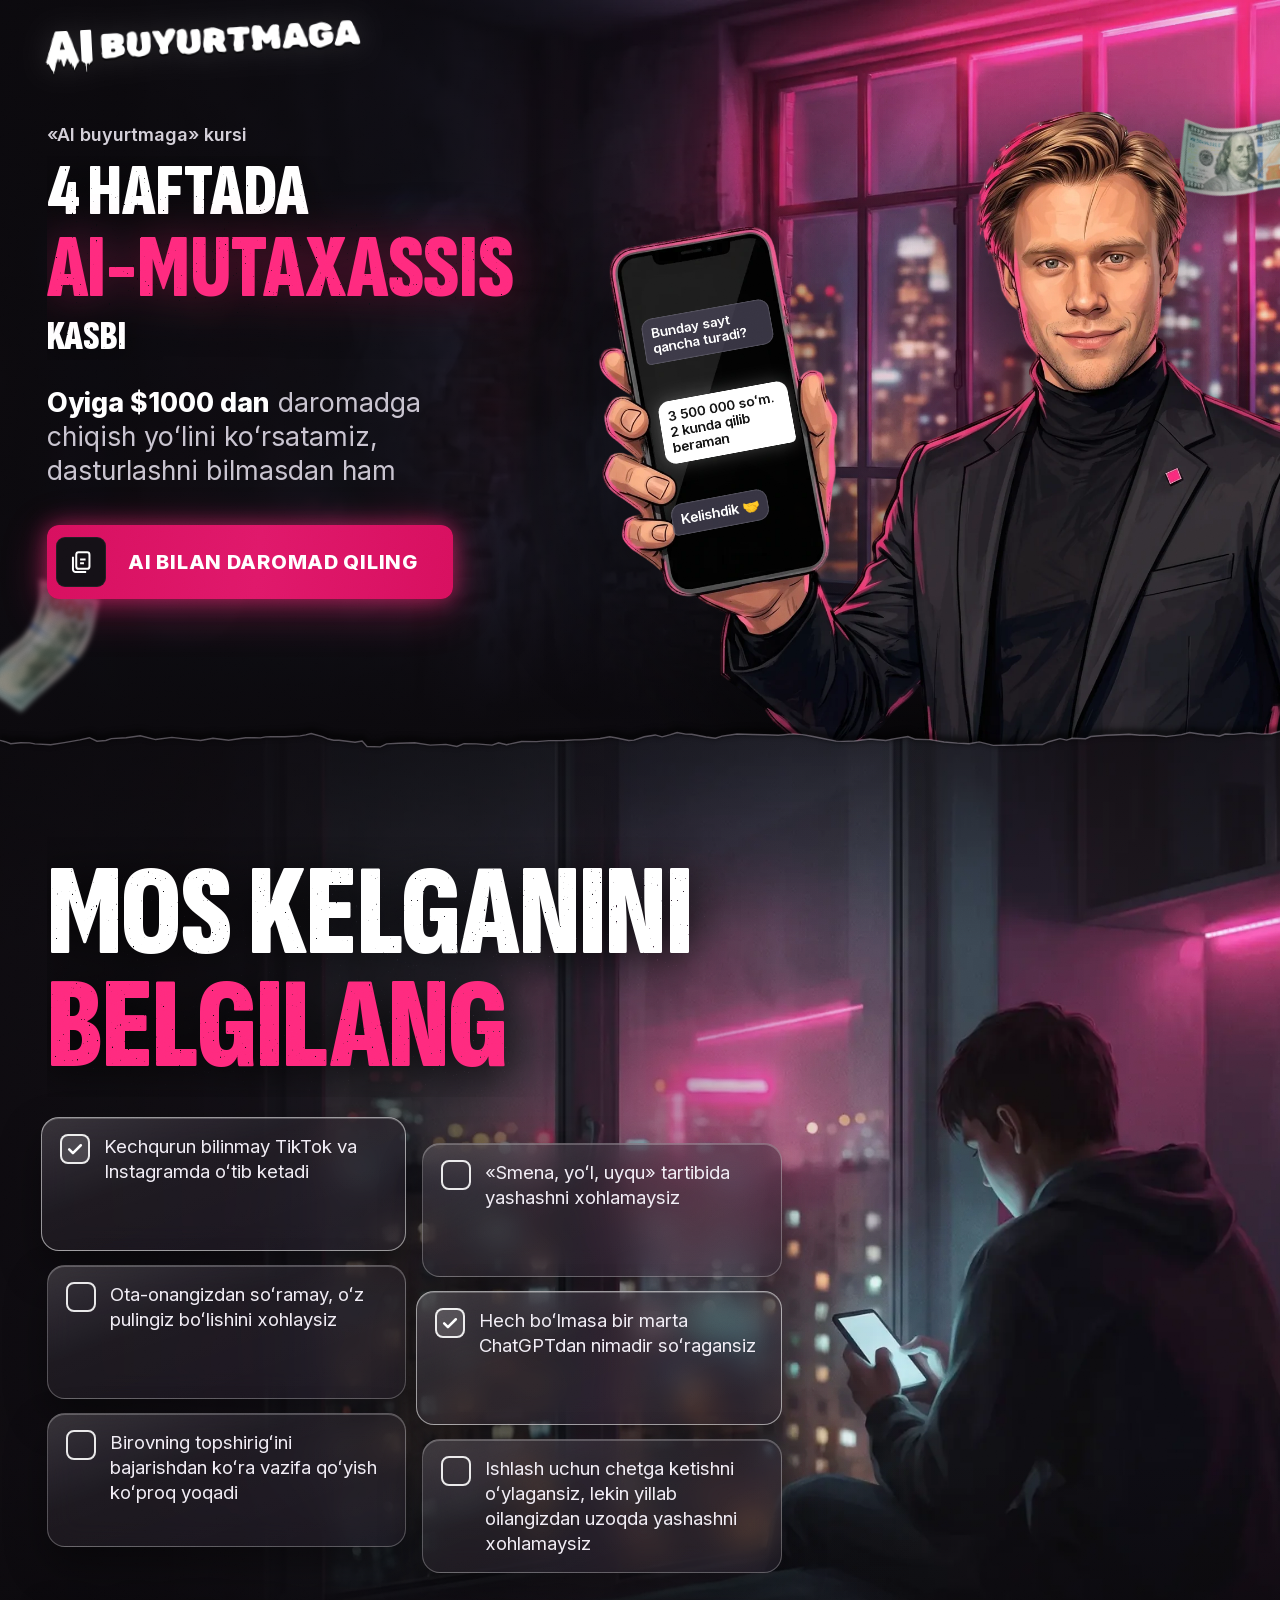
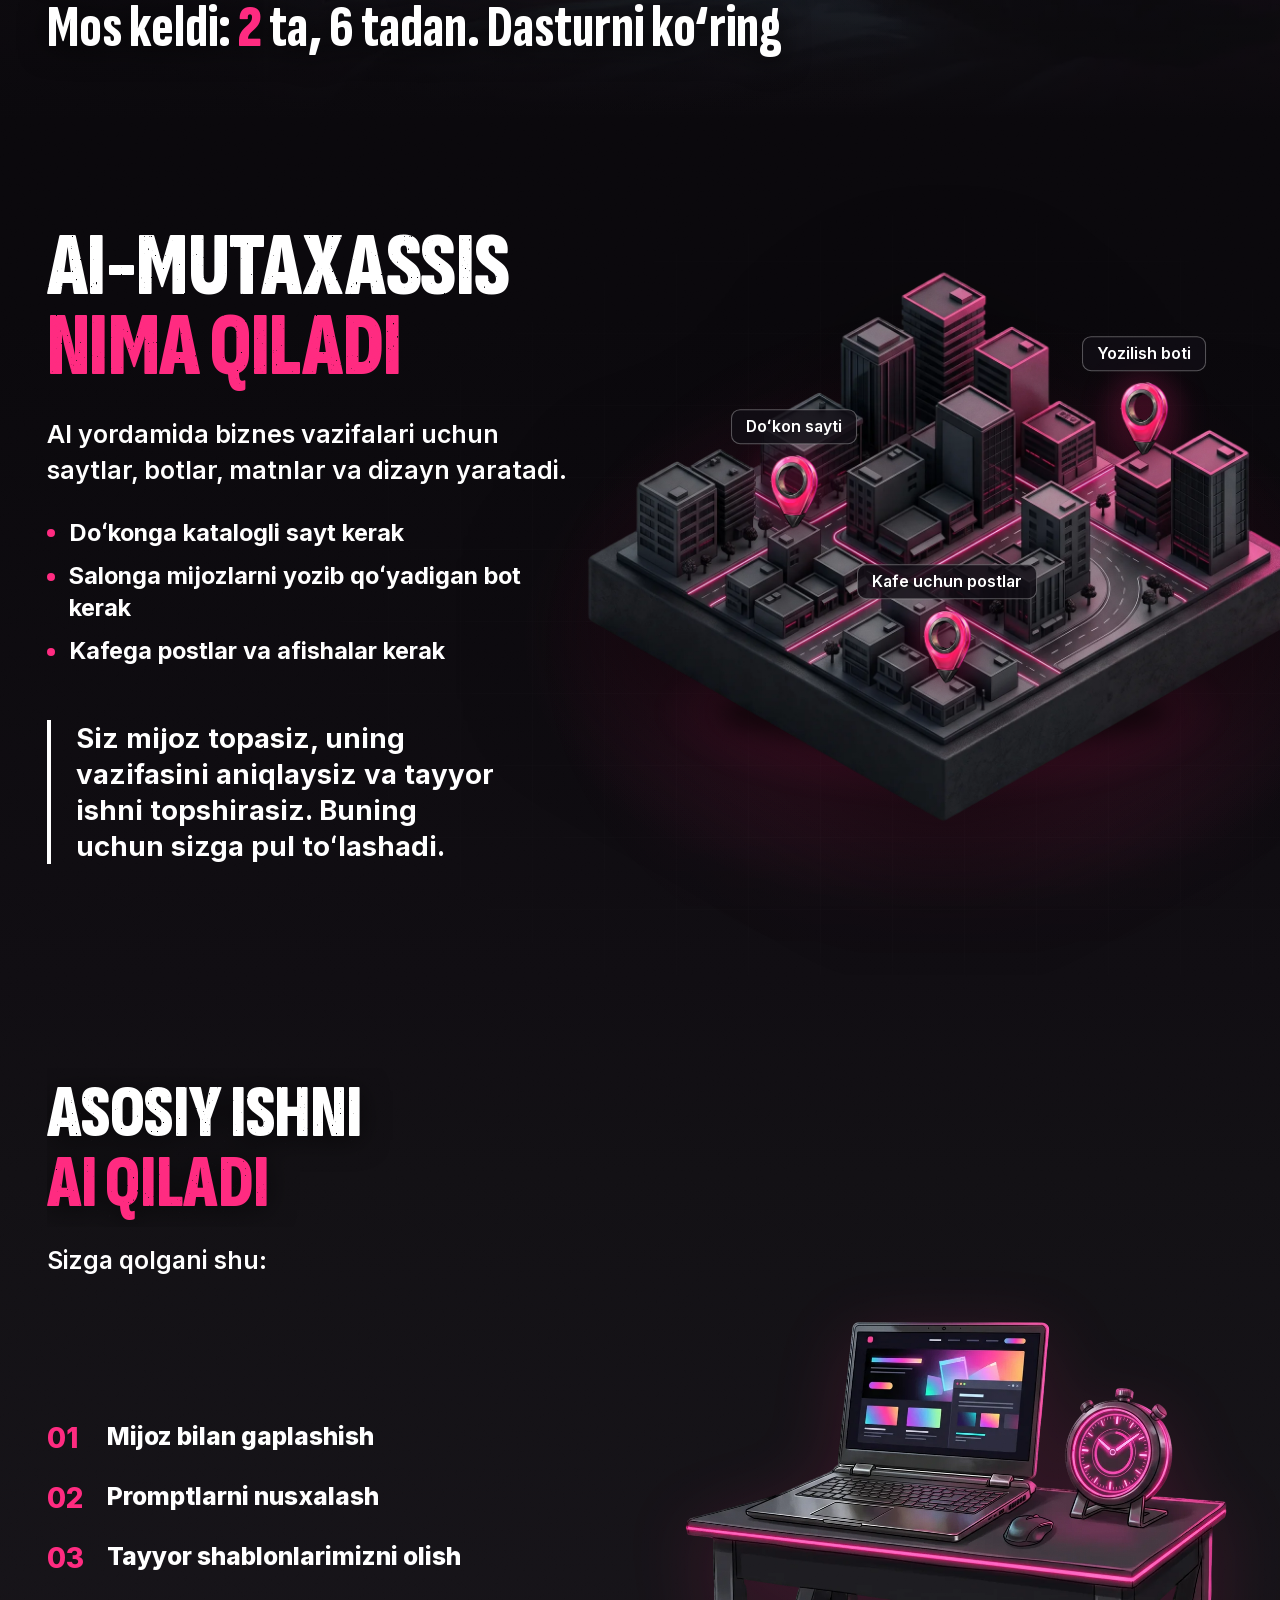
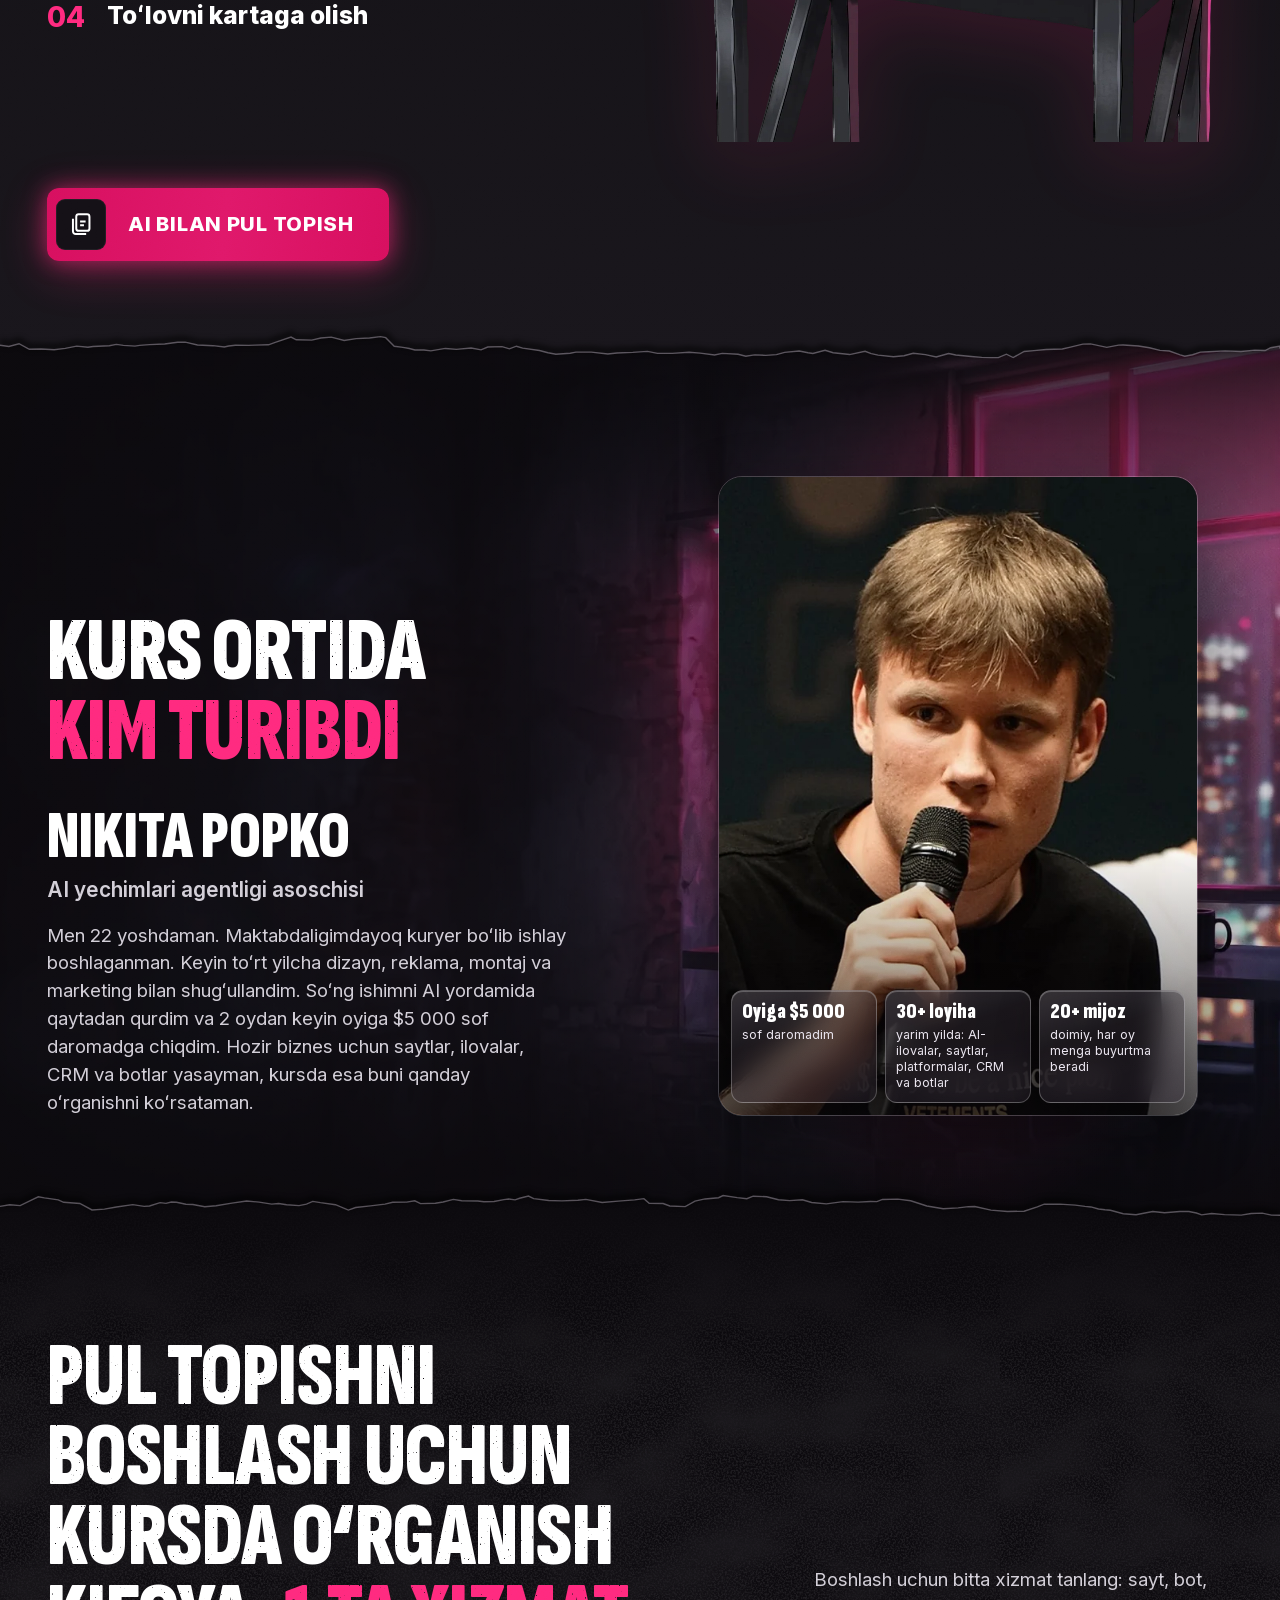
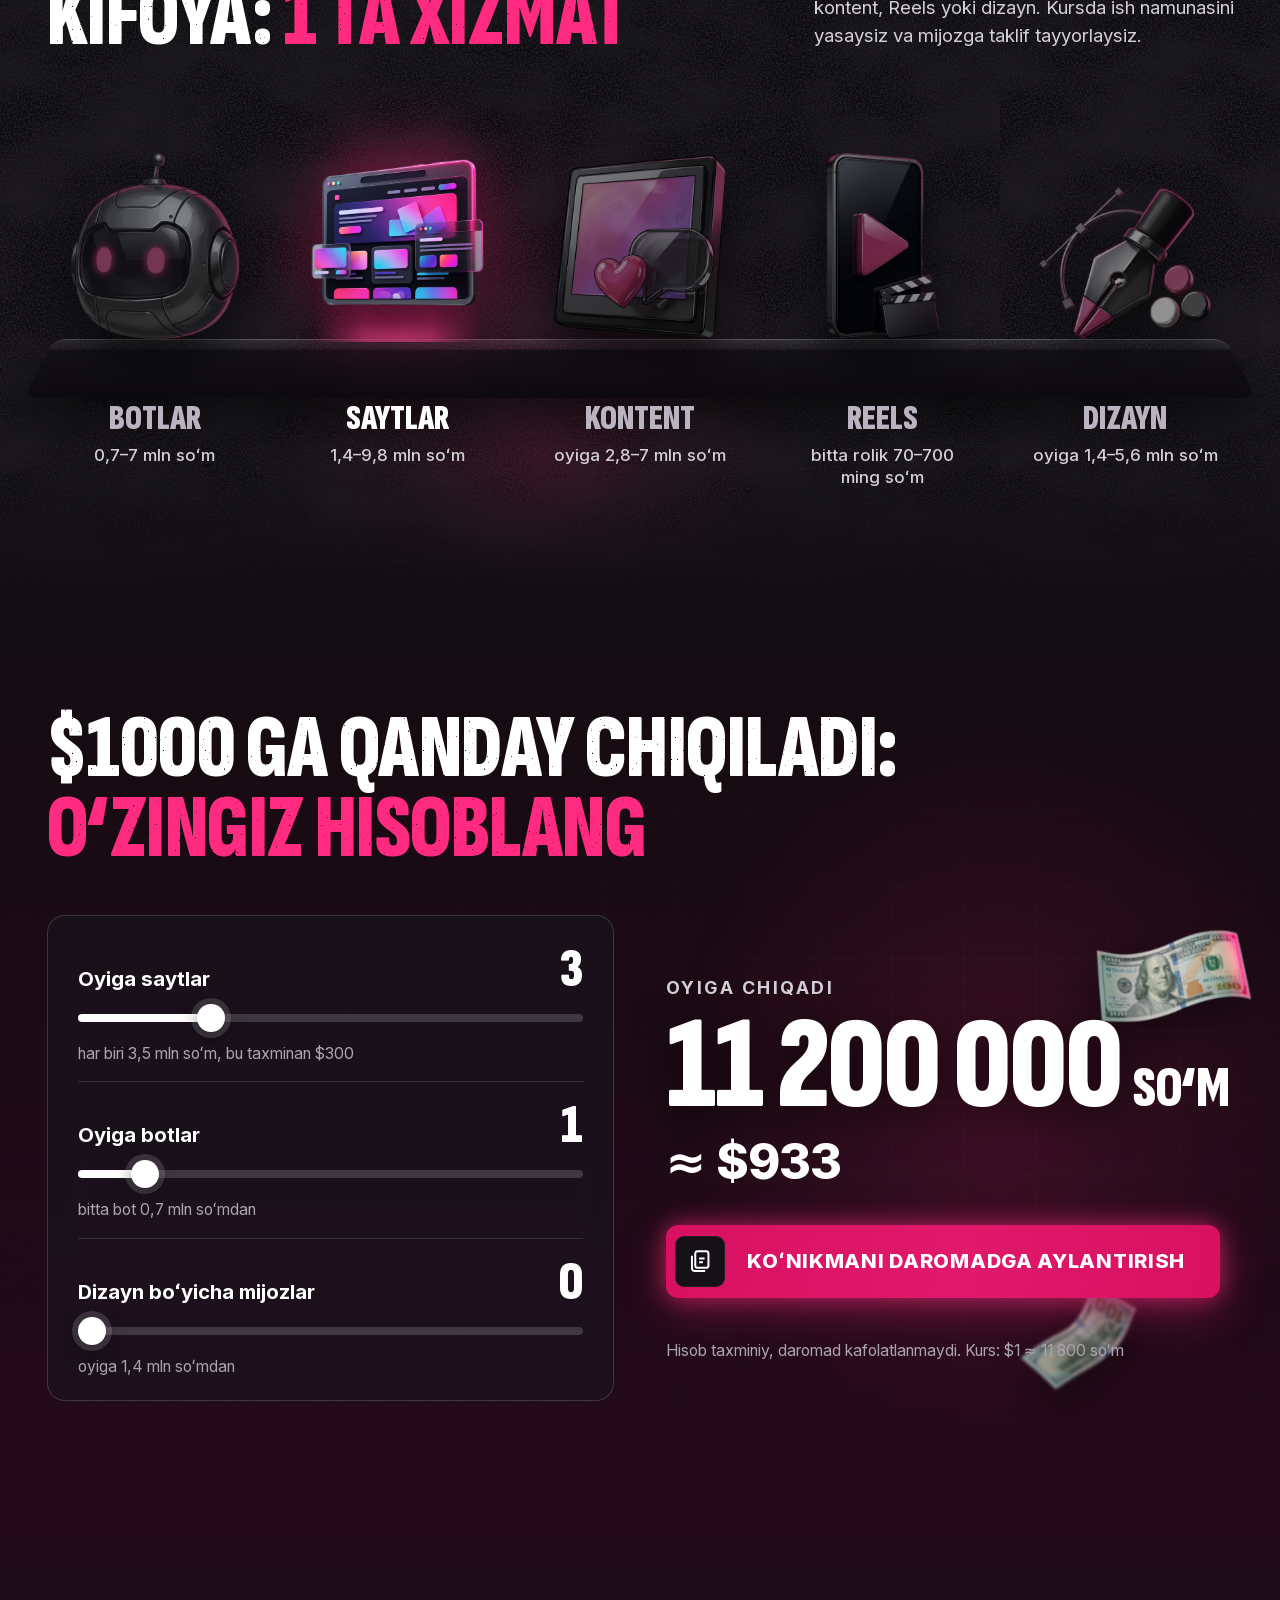
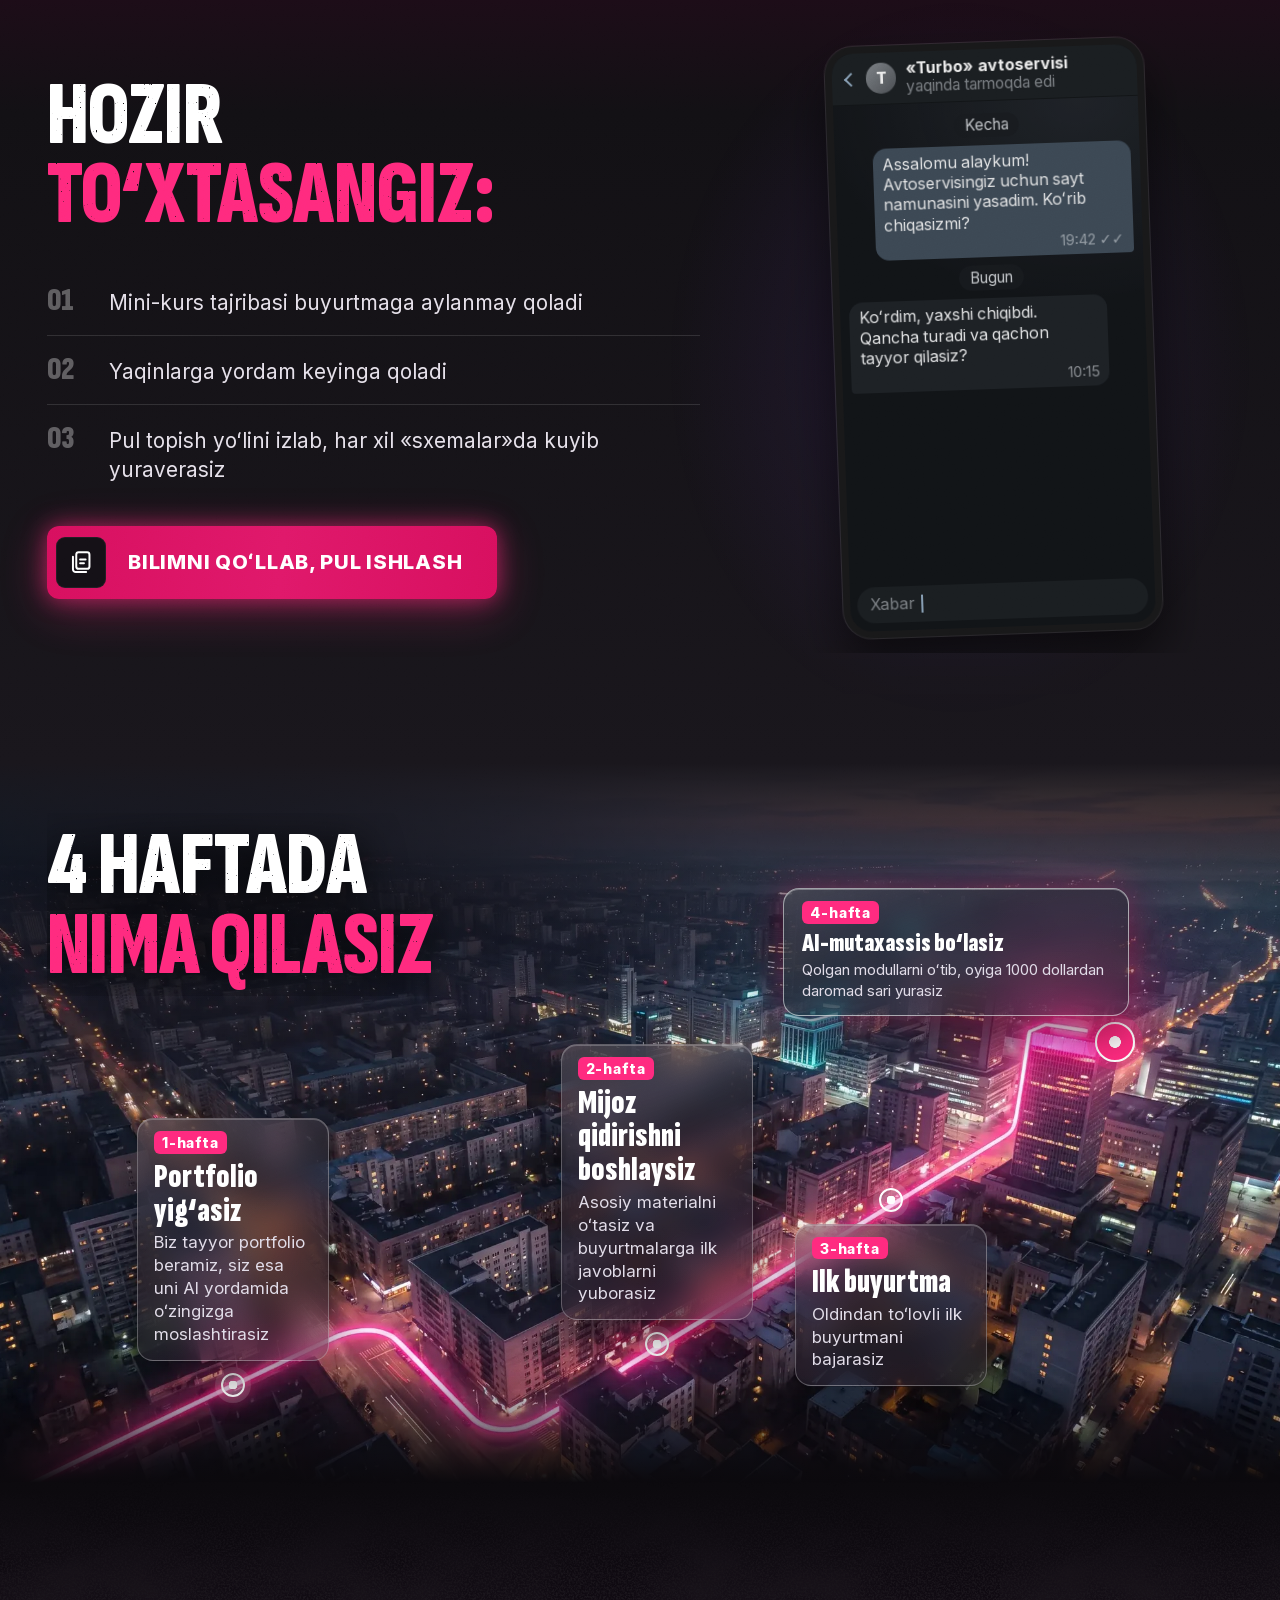
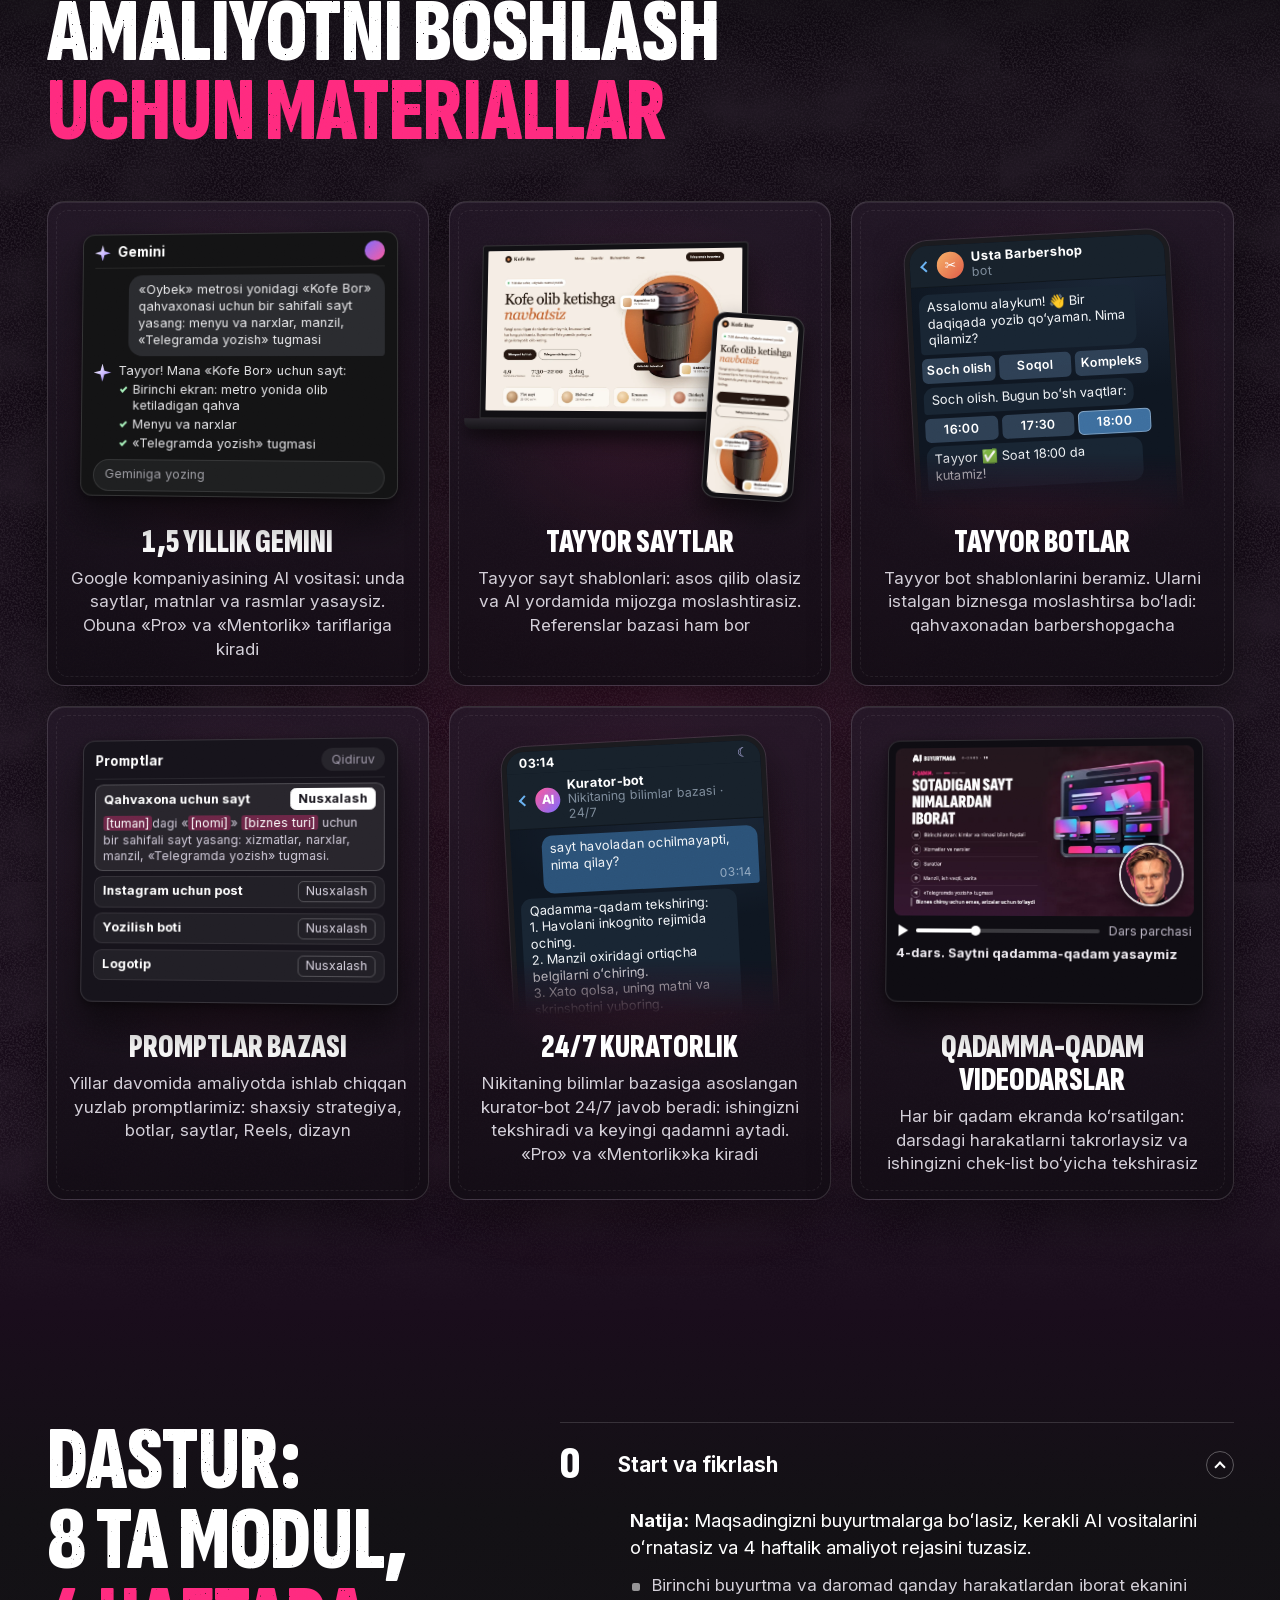
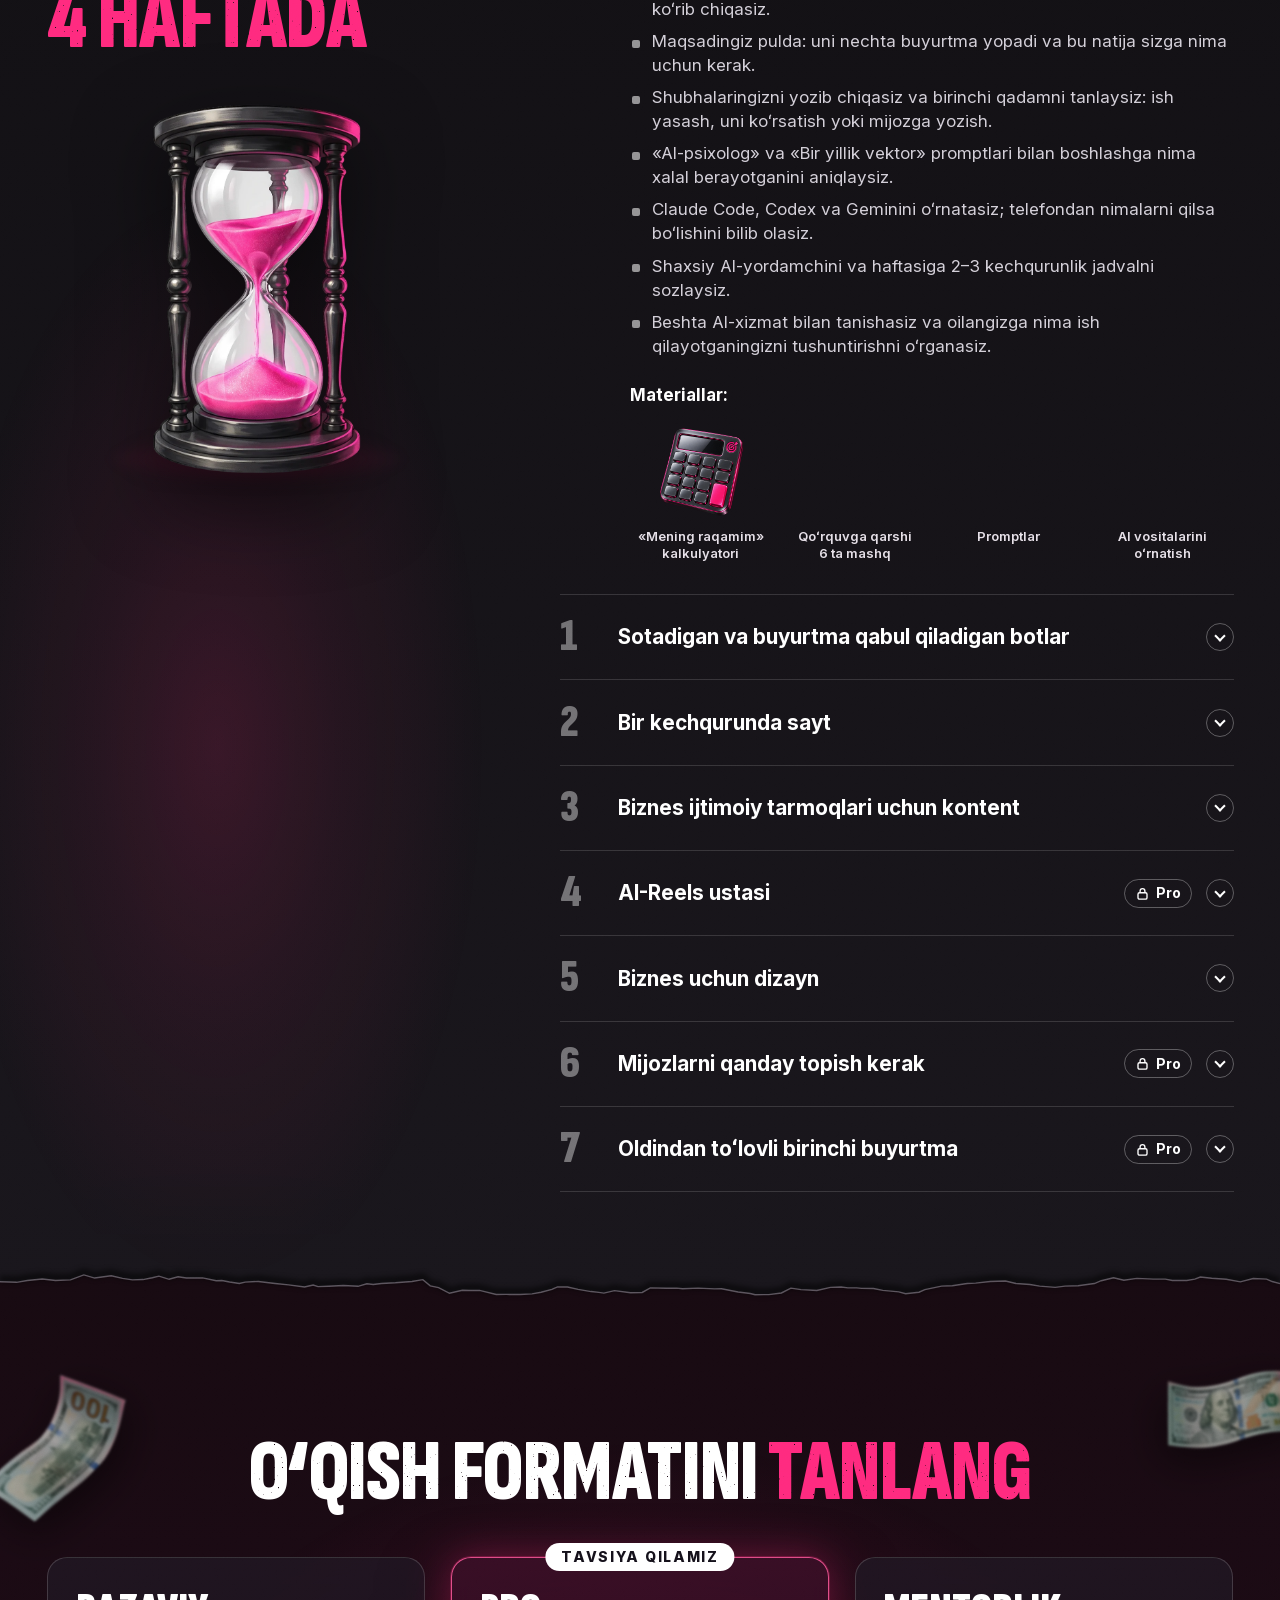
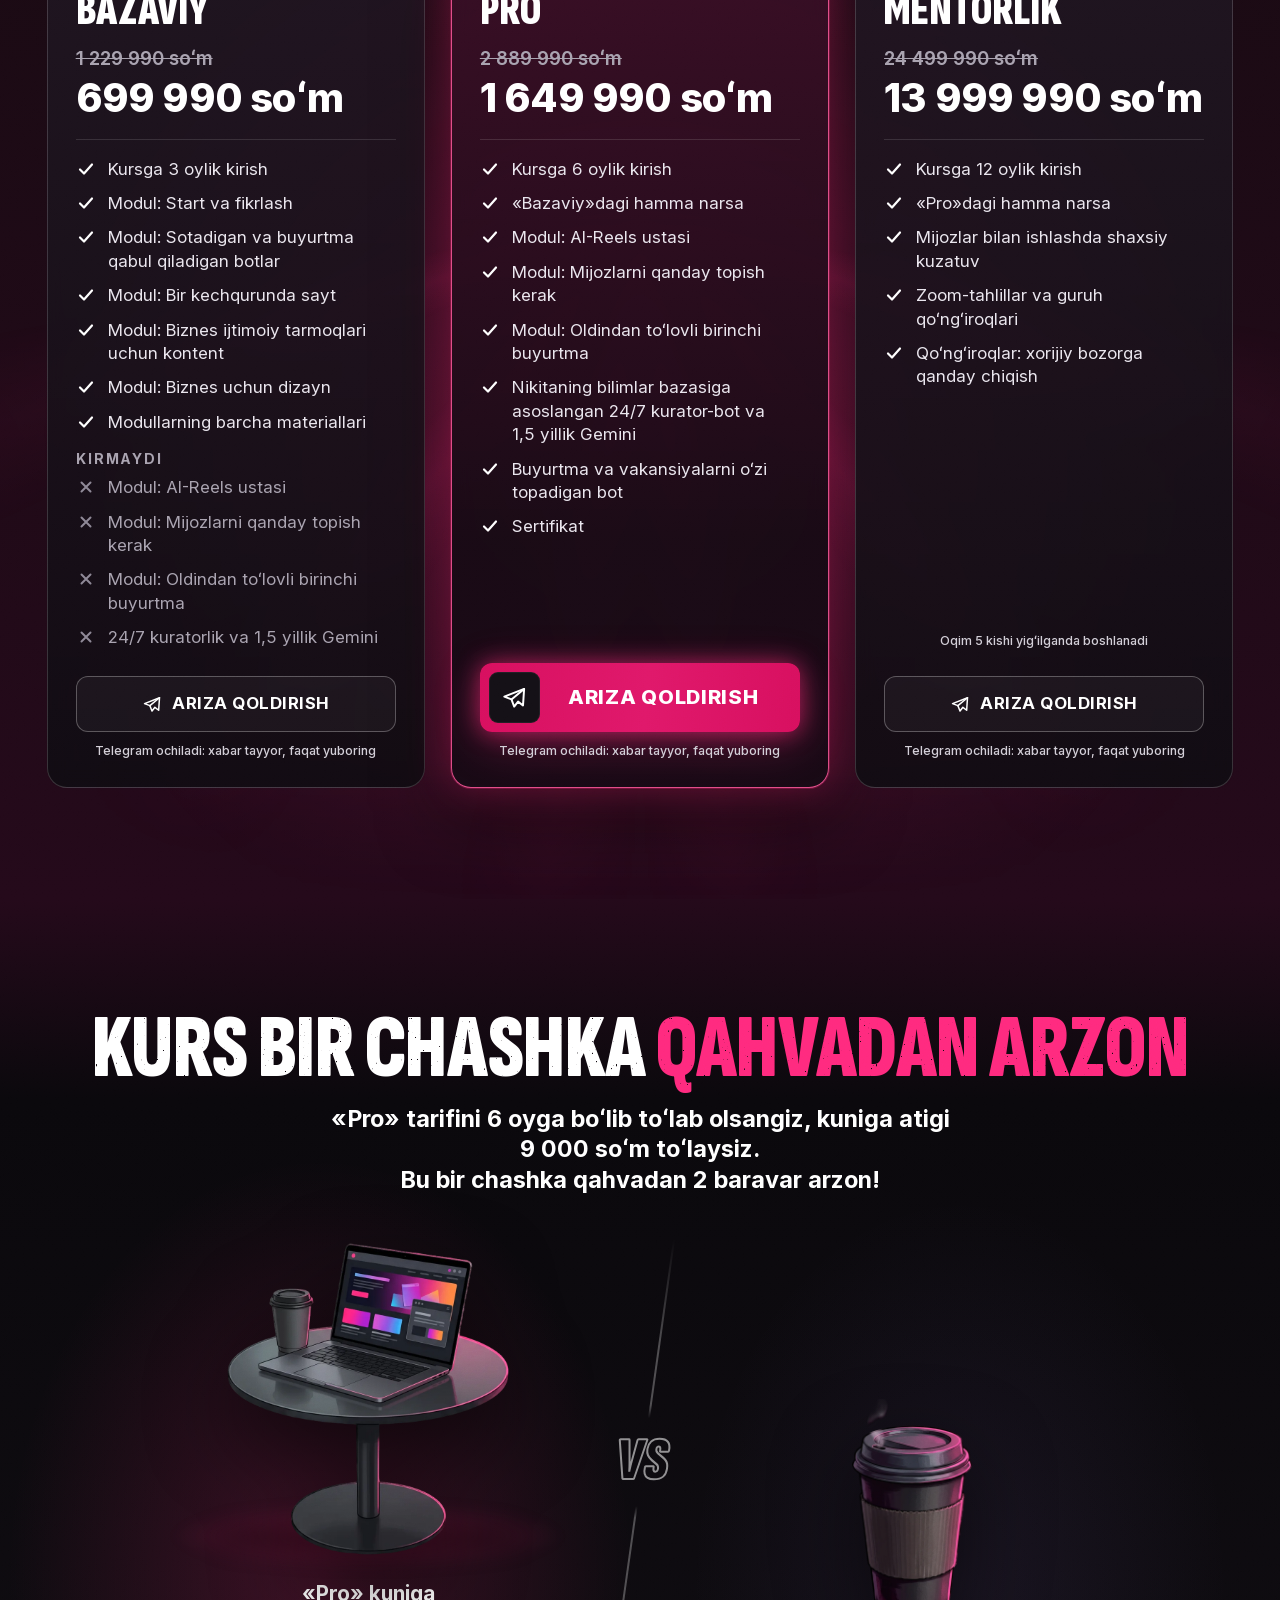
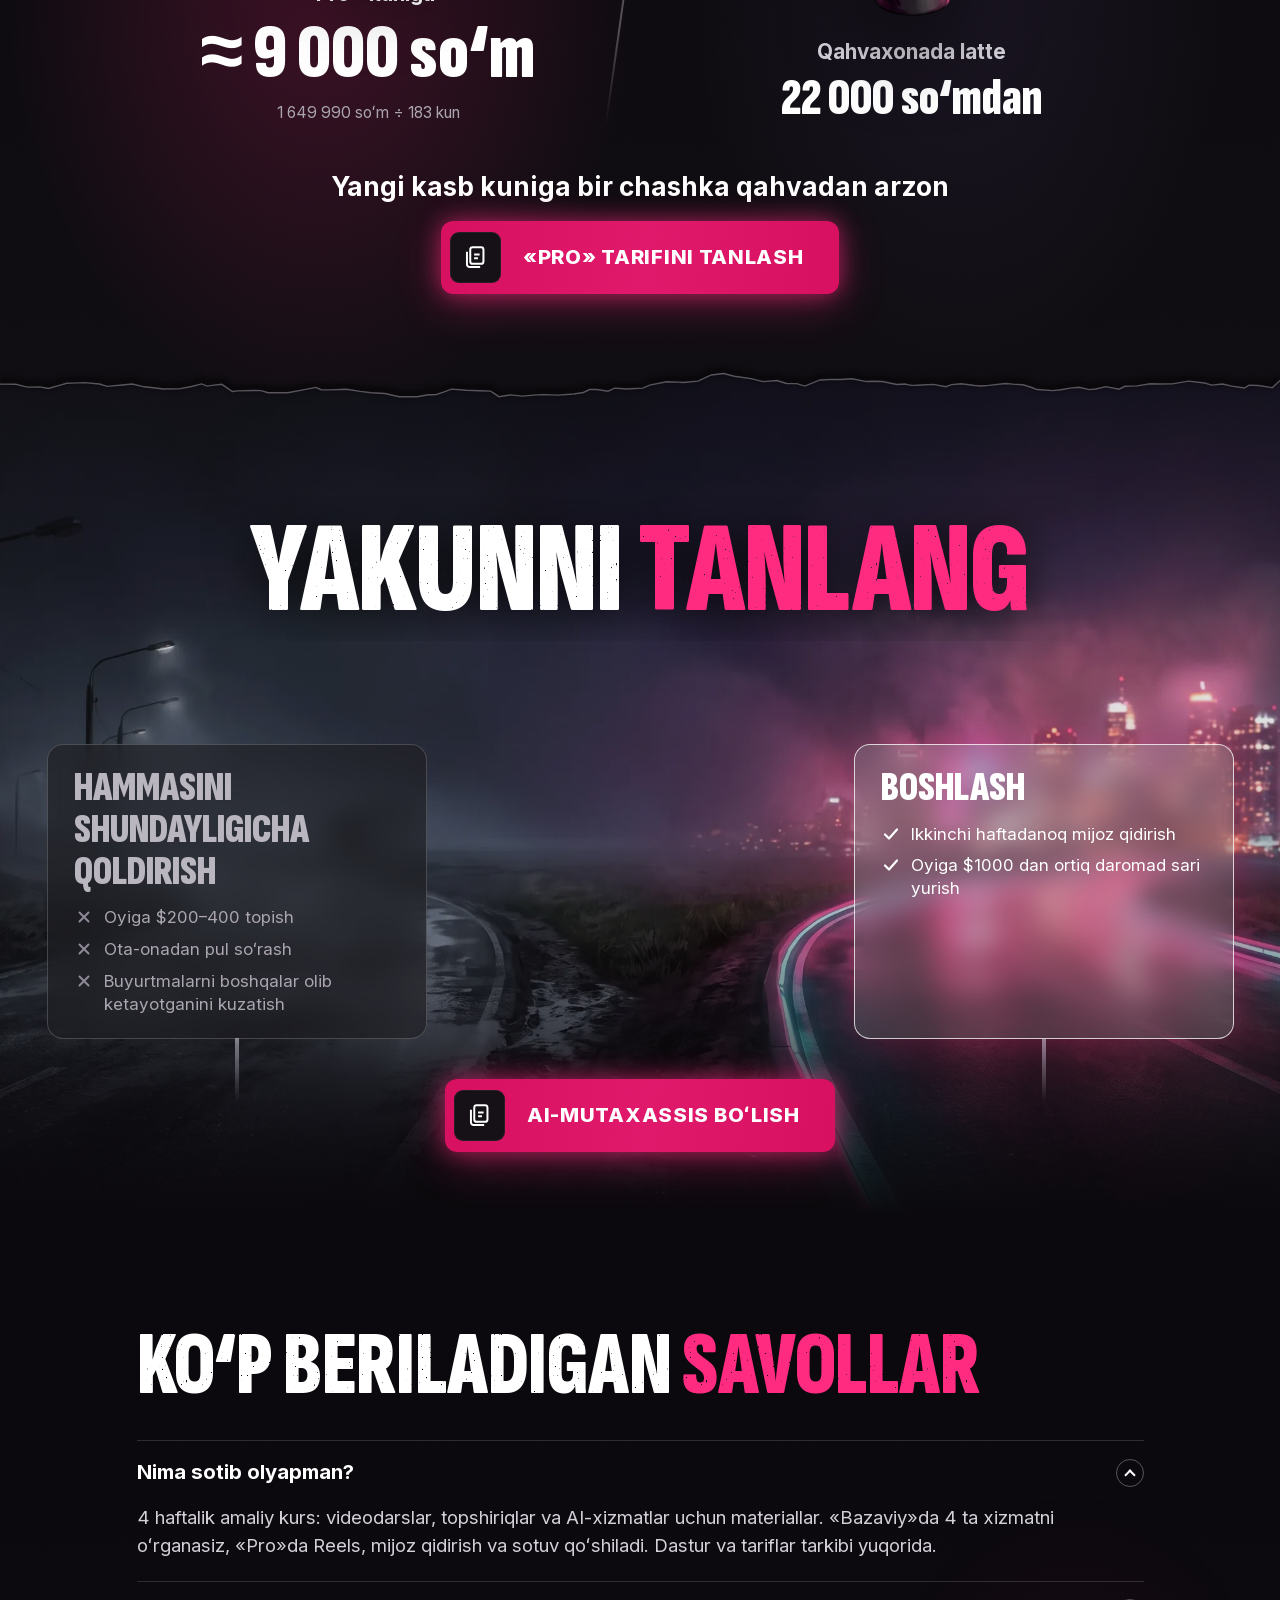
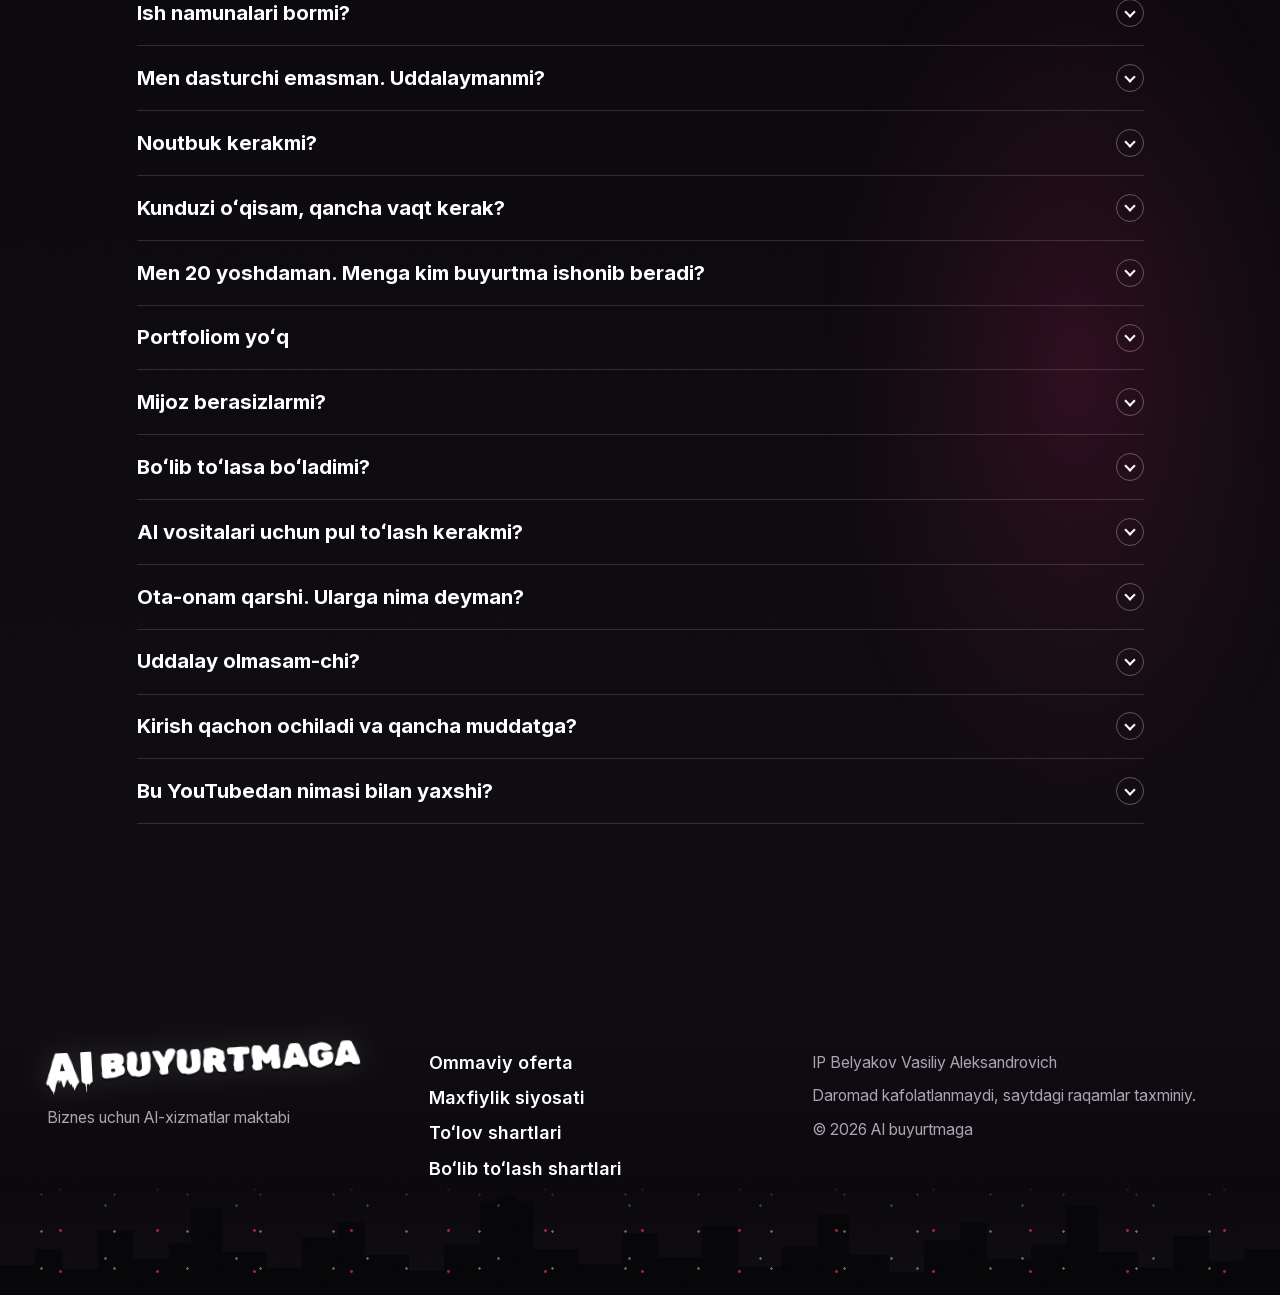
<file: index.html>
<!DOCTYPE html>
<html lang="uz">
<head>
<meta charset="UTF-8">
<meta name="viewport" content="width=device-width, initial-scale=1.0">
<title data-i18n="meta.title">AI buyurtmaga — biznes uchun AI-xizmatlar kursi</title>
<meta name="description" content="4 haftalik AI-mutaxassis kasbi kursi: biznes uchun AI yordamida saytlar, botlar, dizayn va kontent. Dasturlashni bilish shart emas." data-i18n-content="meta.desc">
<meta name="theme-color" content="#0E0B12">
<meta property="og:type" content="website">
<meta property="og:site_name" content="AI buyurtmaga" data-i18n-content="meta.site">
<meta property="og:title" content="AI-mutaxassis kasbi — AI buyurtmaga" data-i18n-content="meta.og_title">
<meta property="og:description" content="Biznes uchun AI yordamida saytlar, botlar, dizayn va kontent — dasturlashni bilmasdan ham. 4 hafta, qadamma-qadam videodarslar va tayyor shablonlar." data-i18n-content="meta.og_desc">
<meta property="og:image" content="https://kurs.aibuyurtma.com/assets/og.jpg?v=uz1711">
<meta property="og:image:width" content="1200">
<meta property="og:image:height" content="630">
<meta name="twitter:card" content="summary_large_image">
<link rel="icon" type="image/png" sizes="64x64" href="assets/favicon-64.png">
<link rel="apple-touch-icon" href="assets/apple-touch-icon.png">
<link rel="preload" href="assets/img/bg_hero_d.webp" as="image" media="(min-width: 768px)">
<script>/* до отрисовки: пришёл из бота? есть личный дедлайн? сколько медалей (?m=0…9)? — чтобы блок «Миссия пройдена», таймер и достижения не прыгали */
(function(){try{var q=new URLSearchParams(location.search),d=document.documentElement,localReview=/^(localhost|127\.0\.0\.1)$/.test(location.hostname)&&q.has('preview'),st=function(k){if(localReview)return null;try{return localStorage.getItem(k)}catch(e){return null}};
var dl=q.get('deadline')||q.get('t');dl=dl&&/^\d{9,13}$/.test(dl)?(+dl<1e12?+dl*1000:+dl):(+st('offer_deadline')||0);
var nw=Date.now();if(dl&&nw<dl)d.classList.add('has-deadline');else if(dl)d.classList.add('deadline-over',nw<dl+864e5?'stage-viewers':'stage-regular');
var a={};try{a=JSON.parse(st('attrib')||'{}')||{}}catch(e){}
var m=q.get('m');if(m!==null&&/^\d$/.test(m)){try{if(!localReview)localStorage.setItem('offer_medals',m)}catch(e){}}else m=st('offer_medals');
if(m!==null&&/^\d$/.test(m))d.classList.add('has-medals');else m=null;
if(dl||m!==null||q.get('ref')||q.get('uid')||a.ref||a.uid)d.classList.add('from-bot');
if(!q.get('shot')&&window.matchMedia&&!matchMedia('(prefers-reduced-motion: reduce)').matches)d.classList.add('anim');}catch(e){}})();</script>
<link rel="stylesheet" href="css/fonts.css?v=9560f4f49d48">
<link rel="stylesheet" href="css/style.css?v=87ef65ac4ef5">
<link rel="stylesheet" href="css/mock.css?v=917be49d8d1f">
<link rel="stylesheet" href="css/module-materials.css?v=d982fc5d97e1">
<style>/* порядок блоков в режиме «из бота» — собирает tools/build.py */.from-bot .page>[data-b="1"]{order:1}.from-bot .page>[data-b="1.5"]{order:2}.from-bot .page>[data-b="19"]{order:3}.from-bot .page>[data-b="10"]{order:4}.from-bot .page>[data-b="8"]{order:5}.from-bot .page>[data-b="9"]{order:6}.from-bot .page>[data-b="11"]{order:7}.from-bot .page>[data-b="12"]{order:8}.from-bot .page>[data-b="13"]{order:9}.from-bot .page>[data-b="6"]{order:10}.from-bot .page>[data-b="16"]{order:11}.from-bot .page>[data-b="17"]{order:12}.from-bot .page>[data-b="18"]{order:13}</style>
<meta name="build-id" content="9690678f6813">
<meta property="og:url" content="https://kurs.aibuyurtma.com/">
<meta name="robots" content="noindex,nofollow">
</head>
<body>
<a class="skip" href="#tariffs" data-i18n="nav.skip">Tariflarga</a>
<div class="page" id="page">
<!-- ============ 1. ПЕРВЫЙ ЭКРАН ============ -->
<section class="sec hero" id="top" data-b="1">
  <div class="hero-bg" aria-hidden="true">
    <picture>
      <source media="(max-width: 767px)" srcset="assets/img/bg_hero_m.webp">
      <img src="assets/img/bg_hero_d.webp" alt="" fetchpriority="high">
    </picture>
  </div>
  <img class="bill bill--tr" src="assets/img/bill_1.webp" alt="" aria-hidden="true" loading="lazy">
  <img class="bill bill--bl" src="assets/img/bill_2.webp" alt="" aria-hidden="true" loading="lazy">

  <div class="wrap">
    <header class="topbar">
      <a class="logo" href="#top" aria-label="AI buyurtmaga" data-i18n-aria-label="logo.aria"><span class="l-big" data-i18n="logo.big">AI</span><span class="l-small" data-i18n="logo.small">BUYURTMAGA</span></a>
      <div class="topbar-r">
        
        <button class="burger" type="button" aria-label="Menyu" data-i18n-aria-label="nav.menu" aria-controls="menu" aria-expanded="false"><span></span><span></span><span></span></button>
      </div>
    </header>

    <div class="hero-grid">
      <div class="hero-copy">
        <p class="kicker only-bot" data-i18n="b1.kick_bot">«AI buyurtmaga» kursi · mini-kursdan keyingi qadam</p>
        <p class="kicker only-cold" data-i18n="b1.kick">«AI buyurtmaga» kursi</p>
        <h1 class="d1 worn">
          <span class="line a" data-i18n="b1.h1a">4&nbsp;haftada</span>
          <span class="line b pink" data-i18n="b1.h1b">AI-mutaxassis</span>
          <span class="line c" data-i18n="b1.h1c">kasbi</span>
        </h1>
        <p class="lead" data-i18n="b1.lead"><b class="nobr">Oyiga $1000 dan</b> daromadga <span class="nobr">chiqish yoʻlini koʻrsatamiz,</span> <span class="br">dasturlashni bilmasdan ham</span></p>

        <div class="hero-scene" aria-hidden="false">
          <div class="glow hero-glow" aria-hidden="true"></div>
          <div class="hero-person">
            <img src="assets/img/nikita_phone.webp" alt="Nikitaning avatari va sayt haqidagi oʻquv dialog namunasi" data-i18n-alt="b1.alt_nikita" width="1400" height="1647" loading="lazy" decoding="async">
            <div class="screen" data-quad="4.55,17.00,22.66,14.30,30.36,50.39,11.35,53.48">
              <div class="chat">
                <p class="msg in" data-i18n="b1.chat1">Bunday sayt qancha turadi?</p>
                <p class="msg out" data-i18n="b1.chat2">3&nbsp;500&nbsp;000&nbsp;soʻm.<br>2&nbsp;kunda qilib beraman</p>
                <p class="msg deal" data-i18n="b1.chat3">Kelishdik&nbsp;🤝</p>
              </div>
            </div>
          </div>
          <div class="chat-float">
            <p class="msg in" data-i18n="b1.chat1">Bunday sayt qancha turadi?</p>
            <p class="msg out" data-i18n="b1.chat2">3&nbsp;500&nbsp;000&nbsp;soʻm.<br>2&nbsp;kunda qilib beraman</p>
            <p class="msg deal" data-i18n="b1.chat3">Kelishdik&nbsp;🤝</p>
          </div>
        </div>

        <a class="btn" id="cta-hero" data-track="cta" data-place="hero" href="#tariffs">
          <span class="btn-ico" aria-hidden="true"><svg viewBox="0 0 24 24" fill="none" stroke="#fff" stroke-width="1.8" stroke-linejoin="round"><rect x="7.5" y="3" width="12" height="15" rx="2.2"/><path d="M4.5 7v11.5A2.5 2.5 0 0 0 7 21h9.5"/><path d="M11 9.5h5M11 13h3.5"/></svg></span>
          <span class="btn-label" data-i18n="cta.hero">AI bilan daromad qiling</span>
        </a>

      </div>
    </div>
  </div>
</section>

<div class="menu" id="menu" role="dialog" aria-modal="true" aria-label="Menyu" data-i18n-aria-label="nav.menu">
  <button class="menu-close" type="button" aria-label="Yopish" data-i18n-aria-label="ui.close">×</button>
  
  <nav>
    <a href="#kit" data-i18n="nav.kit">Ichida nima bor</a>
    <a href="#mentor" data-i18n="nav.mentor">Kurs ortida kim</a>
    <a href="#program" data-i18n="nav.program">Dastur</a>
    <a href="#tariffs" data-i18n="nav.tariffs">Tariflar</a>
    <a href="#faq" data-i18n="nav.faq">Savollar</a>
  </nav>
  <a class="btn btn--block" href="#tariffs"><span class="btn-ico" aria-hidden="true"><svg viewBox="0 0 24 24" fill="none" stroke="#fff" stroke-width="1.8" stroke-linejoin="round"><rect x="7.5" y="3" width="12" height="15" rx="2.2"/><path d="M4.5 7v11.5A2.5 2.5 0 0 0 7 21h9.5"/><path d="M11 9.5h5M11 13h3.5"/></svg></span><span class="btn-label" data-i18n="cta.menu">Yangi kasbni egallash</span></a>
</div>

<!-- ============ 1а. МИССИЯ ПРОЙДЕНА — только для тех, кто пришёл из бота (?deadline / ?ref / ?uid); остальным блок скрыт ============ -->
<section class="sec s-black mission only-bot" id="mission" data-b="1.5" style="--pb:#0B090D">
  <div class="surf" aria-hidden="true">
    <div class="glows">
    <div class="glow" style="left:50%;top:18%;width:min(900px,100vw);height:70%;transform:translateX(-50%);--a:.12"></div>
    </div>
  </div>
  <div class="wrap mission-in">
    <p class="mission-kick" data-i18n="b1a.kick">«AI buyurtmaga» mini-kursi</p>
    <h2 class="h2 h2--xl worn mission-h"><span class="line" data-i18n="b1a.h2a">Mini-kurs</span><span class="line pink" data-i18n="b1a.h2b">yakunlandi</span></h2>
    <p class="lead mission-lead" data-i18n="b1a.lead">Mini-kursda kompaniya topib, unga AI bilan sayt yasashni koʻrdingiz. Kursda amaliyotni davom ettirasiz: portfolio uchun ishlar yigʻasiz va birinchi pullik buyurtmagacha yoʻlni bosib oʻtasiz.</p>
    <ol class="track" role="list">
      <li class="tr done"><span class="tr-dot gl"><svg viewBox="0 0 24 24" fill="none" stroke="#fff" stroke-width="2.6" stroke-linecap="round" stroke-linejoin="round" aria-hidden="true"><path d="M5.5 12.5l4 4 9-9.5"/></svg></span><div><b data-i18n="b1a.s1">1⁠–⁠3-darslar</b><span data-i18n="b1a.s1d">Kasb, 5&nbsp;ta xizmat va narxlar</span></div></li>
      <li class="tr done"><span class="tr-dot gl"><svg viewBox="0 0 24 24" fill="none" stroke="#fff" stroke-width="2.6" stroke-linecap="round" stroke-linejoin="round" aria-hidden="true"><path d="M5.5 12.5l4 4 9-9.5"/></svg></span><div><b data-i18n="b1a.s2">4-dars</b><span data-i18n="b1a.s2d">Kompaniya topish va unga sayt yasash</span></div></li>
      <li class="tr next"><span class="tr-dot"><i></i></span><div><b data-i18n="b1a.s3">Sizning qadamingiz</b><span data-i18n="b1a.s3d">Portfolio va mijozga taklif tayyorlash</span></div></li>
      <li class="tr next"><span class="tr-dot"><i></i></span><div><b data-i18n="b1a.s4">Kurs · 4&nbsp;hafta</b><span data-i18n="b1a.s4d">Xizmatlar, portfolio va ilk buyurtmalar</span></div></li>
    </ol>
    <div class="mission-next gl"><span class="mn-k" data-i18n="b1a.next_k">Keyingi maqsad</span><p class="mn-t" data-i18n="b1a.next">Oldindan toʻlovli birinchi buyurtma</p></div>
    <a class="btn" href="#tariffs" data-track="cta" data-place="mission"><span class="btn-ico" aria-hidden="true"><svg viewBox="0 0 24 24" fill="none" stroke="#fff" stroke-width="1.8" stroke-linejoin="round"><rect x="7.5" y="3" width="12" height="15" rx="2.2"/><path d="M4.5 7v11.5A2.5 2.5 0 0 0 7 21h9.5"/><path d="M11 9.5h5M11 13h3.5"/></svg></span><span class="btn-label" data-i18n="cta.mission">Ilk buyurtmalarga oʻtish</span></a>
  </div>
</section>

<!-- ============ 2. УЗНАЁШЬ СЕБЯ? — фото-сцена: ночь, комната в многоэтажке, мысли-уведомления ============ -->
<section class="sec who only-cold" id="who" data-b="2" data-torn style="--torn-mask:url(&quot;data:image/svg+xml,%3Csvg xmlns='http://www.w3.org/2000/svg' viewBox='0 0 1440 40' preserveAspectRatio='none'%3E%3Cpath d='M0,40 L0.0,18.4 L5.8,19.9 L12.1,22.2 L22.8,21.1 L33.4,21.2 L39.1,22.4 L57.0,23.4 L72.3,21.0 L89.9,17.9 L100.6,15.4 L109.1,19.4 L119.0,18.5 L125.3,16.5 L141.9,15.4 L157.8,13.2 L175.1,17.5 L193.4,15.0 L210.5,17.0 L225.7,18.5 L239.6,16.1 L257.2,18.2 L276.2,15.4 L292.8,15.6 L298.8,14.5 L304.2,14.4 L320.4,14.4 L337.6,13.4 L344.0,12.3 L350.0,10.7 L362.8,14.2 L369.3,16.9 L375.5,18.2 L381.4,18.2 L399.4,20.5 L407.4,19.1 L412.9,25.3 L427.9,25.7 L434.9,22.3 L448.5,21.6 L466.5,21.1 L484.0,23.8 L501.7,22.9 L514.0,25.2 L522.0,22.1 L536.0,22.4 L553.6,23.7 L560.9,21.1 L569.8,23.3 L586.7,19.7 L603.8,19.8 L617.2,18.7 L634.7,18.6 L645.9,17.8 L654.0,17.9 L669.3,16.8 L675.0,16.3 L685.9,14.4 L692.6,15.5 L707.3,18.5 L713.2,18.1 L724.8,14.3 L737.1,12.3 L744.9,14.4 L754.2,11.9 L761.7,9.6 L771.6,11.4 L778.1,11.6 L794.4,14.6 L804.8,16.0 L812.3,13.6 L829.1,11.2 L847.1,11.8 L861.1,12.1 L875.7,12.7 L891.6,11.1 L902.8,11.9 L914.6,14.1 L928.5,16.8 L940.5,19.2 L948.3,19.5 L961.2,19.1 L978.5,16.8 L996.6,18.5 L1003.5,17.0 L1021.4,14.1 L1030.1,17.2 L1045.9,17.6 L1062.0,20.3 L1077.1,21.5 L1090.3,22.2 L1101.6,20.1 L1117.4,24.0 L1129.0,23.9 L1139.4,23.7 L1153.9,23.2 L1172.6,23.1 L1180.0,19.9 L1192.4,16.5 L1199.9,18.1 L1206.2,16.0 L1221.3,16.5 L1227.3,14.1 L1244.6,12.6 L1253.8,12.3 L1270.3,11.6 L1282.3,12.6 L1298.7,12.5 L1312.1,14.2 L1329.1,11.9 L1338.2,9.6 L1354.8,12.1 L1365.7,12.6 L1371.6,13.7 L1378.4,11.3 L1387.9,11.7 L1405.3,9.8 L1419.1,11.4 L1430.4,10.9 L1440,8.2 L1440,40 Z'/%3E%3C/svg%3E&quot;);--pc:#0B090D">
  <svg class="torn" viewBox="0 0 1440 40" preserveAspectRatio="none" aria-hidden="true" focusable="false"><path class="torn-shade" d="M0.0,18.4 L5.8,19.9 L12.1,22.2 L22.8,21.1 L33.4,21.2 L39.1,22.4 L57.0,23.4 L72.3,21.0 L89.9,17.9 L100.6,15.4 L109.1,19.4 L119.0,18.5 L125.3,16.5 L141.9,15.4 L157.8,13.2 L175.1,17.5 L193.4,15.0 L210.5,17.0 L225.7,18.5 L239.6,16.1 L257.2,18.2 L276.2,15.4 L292.8,15.6 L298.8,14.5 L304.2,14.4 L320.4,14.4 L337.6,13.4 L344.0,12.3 L350.0,10.7 L362.8,14.2 L369.3,16.9 L375.5,18.2 L381.4,18.2 L399.4,20.5 L407.4,19.1 L412.9,25.3 L427.9,25.7 L434.9,22.3 L448.5,21.6 L466.5,21.1 L484.0,23.8 L501.7,22.9 L514.0,25.2 L522.0,22.1 L536.0,22.4 L553.6,23.7 L560.9,21.1 L569.8,23.3 L586.7,19.7 L603.8,19.8 L617.2,18.7 L634.7,18.6 L645.9,17.8 L654.0,17.9 L669.3,16.8 L675.0,16.3 L685.9,14.4 L692.6,15.5 L707.3,18.5 L713.2,18.1 L724.8,14.3 L737.1,12.3 L744.9,14.4 L754.2,11.9 L761.7,9.6 L771.6,11.4 L778.1,11.6 L794.4,14.6 L804.8,16.0 L812.3,13.6 L829.1,11.2 L847.1,11.8 L861.1,12.1 L875.7,12.7 L891.6,11.1 L902.8,11.9 L914.6,14.1 L928.5,16.8 L940.5,19.2 L948.3,19.5 L961.2,19.1 L978.5,16.8 L996.6,18.5 L1003.5,17.0 L1021.4,14.1 L1030.1,17.2 L1045.9,17.6 L1062.0,20.3 L1077.1,21.5 L1090.3,22.2 L1101.6,20.1 L1117.4,24.0 L1129.0,23.9 L1139.4,23.7 L1153.9,23.2 L1172.6,23.1 L1180.0,19.9 L1192.4,16.5 L1199.9,18.1 L1206.2,16.0 L1221.3,16.5 L1227.3,14.1 L1244.6,12.6 L1253.8,12.3 L1270.3,11.6 L1282.3,12.6 L1298.7,12.5 L1312.1,14.2 L1329.1,11.9 L1338.2,9.6 L1354.8,12.1 L1365.7,12.6 L1371.6,13.7 L1378.4,11.3 L1387.9,11.7 L1405.3,9.8 L1419.1,11.4 L1430.4,10.9 L1440,8.2"/><path class="torn-fiber" d="M0.0,18.4 L5.8,19.9 L12.1,22.2 L22.8,21.1 L33.4,21.2 L39.1,22.4 L57.0,23.4 L72.3,21.0 L89.9,17.9 L100.6,15.4 L109.1,19.4 L119.0,18.5 L125.3,16.5 L141.9,15.4 L157.8,13.2 L175.1,17.5 L193.4,15.0 L210.5,17.0 L225.7,18.5 L239.6,16.1 L257.2,18.2 L276.2,15.4 L292.8,15.6 L298.8,14.5 L304.2,14.4 L320.4,14.4 L337.6,13.4 L344.0,12.3 L350.0,10.7 L362.8,14.2 L369.3,16.9 L375.5,18.2 L381.4,18.2 L399.4,20.5 L407.4,19.1 L412.9,25.3 L427.9,25.7 L434.9,22.3 L448.5,21.6 L466.5,21.1 L484.0,23.8 L501.7,22.9 L514.0,25.2 L522.0,22.1 L536.0,22.4 L553.6,23.7 L560.9,21.1 L569.8,23.3 L586.7,19.7 L603.8,19.8 L617.2,18.7 L634.7,18.6 L645.9,17.8 L654.0,17.9 L669.3,16.8 L675.0,16.3 L685.9,14.4 L692.6,15.5 L707.3,18.5 L713.2,18.1 L724.8,14.3 L737.1,12.3 L744.9,14.4 L754.2,11.9 L761.7,9.6 L771.6,11.4 L778.1,11.6 L794.4,14.6 L804.8,16.0 L812.3,13.6 L829.1,11.2 L847.1,11.8 L861.1,12.1 L875.7,12.7 L891.6,11.1 L902.8,11.9 L914.6,14.1 L928.5,16.8 L940.5,19.2 L948.3,19.5 L961.2,19.1 L978.5,16.8 L996.6,18.5 L1003.5,17.0 L1021.4,14.1 L1030.1,17.2 L1045.9,17.6 L1062.0,20.3 L1077.1,21.5 L1090.3,22.2 L1101.6,20.1 L1117.4,24.0 L1129.0,23.9 L1139.4,23.7 L1153.9,23.2 L1172.6,23.1 L1180.0,19.9 L1192.4,16.5 L1199.9,18.1 L1206.2,16.0 L1221.3,16.5 L1227.3,14.1 L1244.6,12.6 L1253.8,12.3 L1270.3,11.6 L1282.3,12.6 L1298.7,12.5 L1312.1,14.2 L1329.1,11.9 L1338.2,9.6 L1354.8,12.1 L1365.7,12.6 L1371.6,13.7 L1378.4,11.3 L1387.9,11.7 L1405.3,9.8 L1419.1,11.4 L1430.4,10.9 L1440,8.2"/></svg>
  <div class="surf who-bg" aria-hidden="true">
    <picture>
      <source media="(max-width: 767px)" srcset="assets/img/who_m.webp">
      <img src="assets/img/who_d.webp" alt="" loading="lazy">
    </picture>
  </div>
  <div class="wrap">
    <div class="who-copy">
      <h2 class="h2 h2--xl worn"><span data-i18n="b2.h2a">Mos kelganini</span> <span class="pink" data-i18n="b2.h2b">belgilang</span></h2>
      <ul class="checks" role="list">
          <li class="note gl"><label class="check"><input type="checkbox" checked><span class="box" aria-hidden="true"><svg viewBox="0 0 24 24" fill="none" stroke="#fff" stroke-width="3" stroke-linecap="round" stroke-linejoin="round"><path d="M5 12.5l4.5 4.5L19 7.5"/></svg></span><span class="t" data-i18n="b2.r1">Kechqurun bilinmay TikTok va Instagramda oʻtib ketadi</span></label></li>
          <li class="note gl"><label class="check"><input type="checkbox"><span class="box" aria-hidden="true"><svg viewBox="0 0 24 24" fill="none" stroke="#fff" stroke-width="3" stroke-linecap="round" stroke-linejoin="round"><path d="M5 12.5l4.5 4.5L19 7.5"/></svg></span><span class="t" data-i18n="b2.r2">«Smena, yoʻl, uyqu» tartibida yashashni xohlamaysiz</span></label></li>
          <li class="note gl"><label class="check"><input type="checkbox"><span class="box" aria-hidden="true"><svg viewBox="0 0 24 24" fill="none" stroke="#fff" stroke-width="3" stroke-linecap="round" stroke-linejoin="round"><path d="M5 12.5l4.5 4.5L19 7.5"/></svg></span><span class="t" data-i18n="b2.r3">Ota-onangizdan soʻramay, oʻz pulingiz boʻlishini xohlaysiz</span></label></li>
          <li class="note gl"><label class="check"><input type="checkbox" checked><span class="box" aria-hidden="true"><svg viewBox="0 0 24 24" fill="none" stroke="#fff" stroke-width="3" stroke-linecap="round" stroke-linejoin="round"><path d="M5 12.5l4.5 4.5L19 7.5"/></svg></span><span class="t" data-i18n="b2.r4">Hech boʻlmasa bir marta ChatGPTdan nimadir soʻragansiz</span></label></li>
          <li class="note gl"><label class="check"><input type="checkbox"><span class="box" aria-hidden="true"><svg viewBox="0 0 24 24" fill="none" stroke="#fff" stroke-width="3" stroke-linecap="round" stroke-linejoin="round"><path d="M5 12.5l4.5 4.5L19 7.5"/></svg></span><span class="t" data-i18n="b2.r5">Birovning topshirigʻini bajarishdan koʻra vazifa qoʻyish koʻproq yoqadi</span></label></li>
          <li class="note gl"><label class="check"><input type="checkbox"><span class="box" aria-hidden="true"><svg viewBox="0 0 24 24" fill="none" stroke="#fff" stroke-width="3" stroke-linecap="round" stroke-linejoin="round"><path d="M5 12.5l4.5 4.5L19 7.5"/></svg></span><span class="t" data-i18n="b2.r6">Ishlash uchun chetga ketishni oʻylagansiz, lekin yillab oilangizdan uzoqda yashashni xohlamaysiz</span></label></li>
      </ul>
      <p class="who-sum" aria-live="polite"><span class="sum-few" data-i18n="b2.sum">Kamida ikkitasi mos kelsa, kurs dasturini koʻring</span><span class="sum-ok"><span data-i18n="b2.sum_ok1">Mos keldi:</span> <b class="cnt" data-count>2</b> <span data-i18n="b2.sum_ok2">ta, 6&nbsp;tadan. Dasturni koʻring</span></span></p>
    </div>
  </div>
</section>

<!-- ============ 3. ЧТО ЭТО ЗА ПРОФЕССИЯ ============ -->
<section class="sec s-black prof only-cold" id="prof" data-b="3" style="--pc:#0A080C">
  <div class="surf tex-grid" aria-hidden="true">
    <div class="glows">
    <div class="glow" style="right:-6%;top:22%;width:64%;height:80%;--a:.13"></div>
    </div>
  </div>
  <div class="wrap prof-grid">
    <div class="prof-copy">
      <h2 class="h2 worn"><span class="line" data-i18n="b3.h2a">AI-mutaxassis</span><span class="line pink" data-i18n="b3.h2b">nima qiladi</span></h2>
      <p class="prof-intro" data-i18n="b3.intro">AI yordamida biznes vazifalari uchun saytlar, botlar, matnlar va dizayn yaratadi.</p>
      <ul class="prof-tasks">
        <li data-i18n="b3.example1">Doʻkonga katalogli sayt kerak</li>
        <li data-i18n="b3.example2">Salonga mijozlarni yozib qoʻyadigan bot kerak</li>
        <li data-i18n="b3.example3">Kafega postlar va afishalar kerak</li>
      </ul>
      <p class="quote" data-i18n="b3.quote">Siz mijoz topasiz, uning vazifasini aniqlaysiz va tayyor ishni topshirasiz. Buning uchun sizga pul toʻlashadi.</p>
    </div>
    <div class="map">
      <div class="glow" aria-hidden="true"></div>
      <div class="floor" aria-hidden="true"></div>
      <img class="map-img" src="assets/img/map_iso.webp" alt="Mahalliy biznes vazifalari misollari: sayt, yozilish boti va kontent" data-i18n-alt="b3.alt_map" width="1500" height="1168" loading="lazy">
      <span class="pinx" style="left:29.5%;top:46.5%"><img src="assets/img/pin.webp" alt="" loading="lazy"><span class="pin-tag" data-i18n="b3.pin1">Doʻkon sayti</span></span>
      <span class="pinx" style="left:77.5%;top:33.6%"><img src="assets/img/pin.webp" alt="" loading="lazy"><span class="pin-tag" data-i18n="b3.pin2">Yozilish boti</span></span>
      <span class="pinx" style="left:50.5%;top:73.8%"><img src="assets/img/pin.webp" alt="" loading="lazy"><span class="pin-tag" data-i18n="b3.pin3">Kafe uchun postlar</span></span>
    </div>
  </div>
</section>

<!-- ============ 4. ИИ ЗАРАБАТЫВАЕТ ДЕНЬГИ ЗА ТЕБЯ ============ -->
<section class="sec s-graphite era era-workflow only-cold" id="era" data-b="4" style="--pc:#100D12">
  <div class="surf" aria-hidden="true"></div>
  <div class="wrap">
    <h2 class="h2 h2--md worn"><span class="line" data-i18n="b4.h2a">Asosiy ishni</span><span class="line pink" data-i18n="b4.h2b">AI qiladi</span></h2>
    <p class="era-intro" data-i18n="b4.intro">Sizga qolgani shu:</p>
    <div class="era-workflow-grid">
      <ol class="era-steps">
        <li><span class="era-step-num" aria-hidden="true">01</span><div><h3 data-i18n="b4.step1">Mijoz bilan gaplashish</h3></div></li>
        <li><span class="era-step-num" aria-hidden="true">02</span><div><h3 data-i18n="b4.step2">Promptlarni nusxalash</h3></div></li>
        <li><span class="era-step-num" aria-hidden="true">03</span><div><h3 data-i18n="b4.step3">Tayyor shablonlarimizni olish</h3></div></li>
        <li><span class="era-step-num" aria-hidden="true">04</span><div><h3 data-i18n="b4.step4">Toʻlovni kartaga olish</h3></div></li>
      </ol>
      <div class="era-workflow-art" aria-hidden="true"><img src="assets/img/neon_laptop.webp" alt="" width="1100" height="849" loading="lazy"></div>
    </div>
    <a class="btn" href="#tariffs" data-track="cta" data-place="era">
      <span class="btn-ico" aria-hidden="true"><svg viewBox="0 0 24 24" fill="none" stroke="#fff" stroke-width="1.8" stroke-linejoin="round"><rect x="7.5" y="3" width="12" height="15" rx="2.2"/><path d="M4.5 7v11.5A2.5 2.5 0 0 0 7 21h9.5"/><path d="M11 9.5h5M11 13h3.5"/></svg></span>
      <span class="btn-label" data-i18n="cta.era">AI bilan pul topish</span>
    </a>
  </div>
</section>

<!-- ============ 8. КТО СТОИТ ЗА КУРСОМ — фото-сцена его рабочего лофта; регалии и история Никиты Попко (канон school.host_nikita; «История Никиты — для уроков и сайта (14.10)», раздел «Для сайта») ============ -->
<section class="sec s-black lead-sec" id="mentor" data-b="8" data-torn style="--torn-mask:url(&quot;data:image/svg+xml,%3Csvg xmlns='http://www.w3.org/2000/svg' viewBox='0 0 1440 40' preserveAspectRatio='none'%3E%3Cpath d='M0,40 L0.0,16.0 L10.0,17.4 L21.4,14.3 L33.0,20.6 L46.2,20.3 L60.9,21.0 L73.5,19.5 L86.3,17.0 L98.9,18.2 L104.7,17.5 L123.1,16.6 L130.9,15.0 L138.7,16.2 L151.8,17.0 L157.2,16.2 L168.4,15.3 L185.3,14.6 L199.9,12.6 L208.3,12.5 L222.1,15.8 L239.6,16.5 L252.3,17.9 L257.5,16.8 L264.7,16.0 L279.6,16.2 L287.5,15.9 L302.1,15.5 L309.7,12.7 L327.4,6.8 L333.2,9.9 L350.8,10.3 L361.1,7.9 L372.7,6.9 L387.2,10.6 L400.8,8.6 L415.8,7.9 L428.0,6.3 L433.9,7.5 L443.5,17.2 L453.2,18.4 L460.5,19.7 L466.7,21.3 L476.8,21.3 L484.7,22.3 L501.1,19.6 L513.5,20.6 L530.0,19.2 L541.2,21.2 L548.7,18.0 L564.8,17.6 L573.1,20.1 L581.0,17.1 L587.9,19.3 L606.8,21.9 L616.4,24.4 L625.4,26.1 L641.5,25.0 L648.0,23.8 L665.1,23.8 L683.8,25.8 L694.2,24.7 L711.9,24.0 L728.3,22.9 L739.6,25.1 L756.4,25.1 L775.3,23.9 L787.6,24.9 L803.9,27.0 L812.5,25.2 L830.3,26.2 L839.0,28.3 L848.9,26.8 L861.5,27.4 L873.5,26.6 L882.8,24.0 L899.1,22.5 L908.9,24.5 L914.5,25.3 L928.2,21.7 L937.2,24.5 L955.8,26.5 L973.2,22.8 L980.1,25.4 L987.8,27.1 L1005.1,29.0 L1017.1,27.8 L1027.4,25.0 L1041.0,26.6 L1053.2,29.2 L1067.2,25.3 L1075.2,27.0 L1092.6,28.7 L1104.4,29.7 L1115.1,29.9 L1123.1,29.9 L1132.2,26.1 L1139.8,29.8 L1152.2,23.0 L1163.2,22.1 L1176.8,20.8 L1195.2,20.2 L1204.3,18.1 L1218.2,14.8 L1226.8,14.5 L1245.1,18.4 L1258.4,15.9 L1263.6,15.7 L1280.7,16.8 L1293.1,18.9 L1304.9,21.8 L1315.5,22.5 L1327.7,26.8 L1332.9,28.4 L1341.6,26.7 L1350.5,23.7 L1359.7,23.4 L1378.2,22.4 L1396.1,23.0 L1411.7,21.5 L1423.2,22.0 L1429.5,18.8 L1440.0,16.9 L1440,19.6 L1440,40 Z'/%3E%3C/svg%3E&quot;);--pc:#19161C;--pb:#0A080C">
  <svg class="torn" viewBox="0 0 1440 40" preserveAspectRatio="none" aria-hidden="true" focusable="false"><path class="torn-shade" d="M0.0,16.0 L10.0,17.4 L21.4,14.3 L33.0,20.6 L46.2,20.3 L60.9,21.0 L73.5,19.5 L86.3,17.0 L98.9,18.2 L104.7,17.5 L123.1,16.6 L130.9,15.0 L138.7,16.2 L151.8,17.0 L157.2,16.2 L168.4,15.3 L185.3,14.6 L199.9,12.6 L208.3,12.5 L222.1,15.8 L239.6,16.5 L252.3,17.9 L257.5,16.8 L264.7,16.0 L279.6,16.2 L287.5,15.9 L302.1,15.5 L309.7,12.7 L327.4,6.8 L333.2,9.9 L350.8,10.3 L361.1,7.9 L372.7,6.9 L387.2,10.6 L400.8,8.6 L415.8,7.9 L428.0,6.3 L433.9,7.5 L443.5,17.2 L453.2,18.4 L460.5,19.7 L466.7,21.3 L476.8,21.3 L484.7,22.3 L501.1,19.6 L513.5,20.6 L530.0,19.2 L541.2,21.2 L548.7,18.0 L564.8,17.6 L573.1,20.1 L581.0,17.1 L587.9,19.3 L606.8,21.9 L616.4,24.4 L625.4,26.1 L641.5,25.0 L648.0,23.8 L665.1,23.8 L683.8,25.8 L694.2,24.7 L711.9,24.0 L728.3,22.9 L739.6,25.1 L756.4,25.1 L775.3,23.9 L787.6,24.9 L803.9,27.0 L812.5,25.2 L830.3,26.2 L839.0,28.3 L848.9,26.8 L861.5,27.4 L873.5,26.6 L882.8,24.0 L899.1,22.5 L908.9,24.5 L914.5,25.3 L928.2,21.7 L937.2,24.5 L955.8,26.5 L973.2,22.8 L980.1,25.4 L987.8,27.1 L1005.1,29.0 L1017.1,27.8 L1027.4,25.0 L1041.0,26.6 L1053.2,29.2 L1067.2,25.3 L1075.2,27.0 L1092.6,28.7 L1104.4,29.7 L1115.1,29.9 L1123.1,29.9 L1132.2,26.1 L1139.8,29.8 L1152.2,23.0 L1163.2,22.1 L1176.8,20.8 L1195.2,20.2 L1204.3,18.1 L1218.2,14.8 L1226.8,14.5 L1245.1,18.4 L1258.4,15.9 L1263.6,15.7 L1280.7,16.8 L1293.1,18.9 L1304.9,21.8 L1315.5,22.5 L1327.7,26.8 L1332.9,28.4 L1341.6,26.7 L1350.5,23.7 L1359.7,23.4 L1378.2,22.4 L1396.1,23.0 L1411.7,21.5 L1423.2,22.0 L1429.5,18.8 L1440.0,16.9 L1440,19.6"/><path class="torn-fiber" d="M0.0,16.0 L10.0,17.4 L21.4,14.3 L33.0,20.6 L46.2,20.3 L60.9,21.0 L73.5,19.5 L86.3,17.0 L98.9,18.2 L104.7,17.5 L123.1,16.6 L130.9,15.0 L138.7,16.2 L151.8,17.0 L157.2,16.2 L168.4,15.3 L185.3,14.6 L199.9,12.6 L208.3,12.5 L222.1,15.8 L239.6,16.5 L252.3,17.9 L257.5,16.8 L264.7,16.0 L279.6,16.2 L287.5,15.9 L302.1,15.5 L309.7,12.7 L327.4,6.8 L333.2,9.9 L350.8,10.3 L361.1,7.9 L372.7,6.9 L387.2,10.6 L400.8,8.6 L415.8,7.9 L428.0,6.3 L433.9,7.5 L443.5,17.2 L453.2,18.4 L460.5,19.7 L466.7,21.3 L476.8,21.3 L484.7,22.3 L501.1,19.6 L513.5,20.6 L530.0,19.2 L541.2,21.2 L548.7,18.0 L564.8,17.6 L573.1,20.1 L581.0,17.1 L587.9,19.3 L606.8,21.9 L616.4,24.4 L625.4,26.1 L641.5,25.0 L648.0,23.8 L665.1,23.8 L683.8,25.8 L694.2,24.7 L711.9,24.0 L728.3,22.9 L739.6,25.1 L756.4,25.1 L775.3,23.9 L787.6,24.9 L803.9,27.0 L812.5,25.2 L830.3,26.2 L839.0,28.3 L848.9,26.8 L861.5,27.4 L873.5,26.6 L882.8,24.0 L899.1,22.5 L908.9,24.5 L914.5,25.3 L928.2,21.7 L937.2,24.5 L955.8,26.5 L973.2,22.8 L980.1,25.4 L987.8,27.1 L1005.1,29.0 L1017.1,27.8 L1027.4,25.0 L1041.0,26.6 L1053.2,29.2 L1067.2,25.3 L1075.2,27.0 L1092.6,28.7 L1104.4,29.7 L1115.1,29.9 L1123.1,29.9 L1132.2,26.1 L1139.8,29.8 L1152.2,23.0 L1163.2,22.1 L1176.8,20.8 L1195.2,20.2 L1204.3,18.1 L1218.2,14.8 L1226.8,14.5 L1245.1,18.4 L1258.4,15.9 L1263.6,15.7 L1280.7,16.8 L1293.1,18.9 L1304.9,21.8 L1315.5,22.5 L1327.7,26.8 L1332.9,28.4 L1341.6,26.7 L1350.5,23.7 L1359.7,23.4 L1378.2,22.4 L1396.1,23.0 L1411.7,21.5 L1423.2,22.0 L1429.5,18.8 L1440.0,16.9 L1440,19.6"/></svg>
  <div class="surf mentor-bg" aria-hidden="true">
    <picture>
      <source media="(max-width: 767px)" srcset="assets/img/bg_desk_m.webp">
      <img src="assets/img/bg_desk_d.webp" alt="" loading="lazy">
    </picture>
  </div>
  <div class="wrap mentor-grid">
    <div class="mentor-copy">
      <h2 class="h2 worn"><span data-i18n="b8.h2a">Kurs ortida</span> <span class="pink" data-i18n="b8.h2b">kim turibdi</span></h2>
      <p class="mentor-name" data-i18n="b8.name">Nikita Popko</p>
      <p class="mentor-role" data-i18n="b8.role">AI yechimlari agentligi asoschisi</p>
      <ul class="regalia" role="list">
        <li class="rg rg1 gl"><b data-i18n="b8.rg1">Oyiga $5&nbsp;000</b><span data-i18n="b8.rg1d">sof daromadim</span></li>
        <li class="rg rg2 gl"><b data-i18n="b8.rg2">30+ loyiha</b><span data-i18n="b8.rg2d">yarim yilda: AI-ilovalar, saytlar, platformalar, CRM va botlar</span></li>
        <li class="rg rg3 gl"><b data-i18n="b8.rg3">20+ mijoz</b><span data-i18n="b8.rg3d">doimiy, har oy menga buyurtma beradi</span></li>
      </ul>
      <p class="body mentor-text" data-i18n="b8.text">Men 22&nbsp;yoshdaman. Maktabdaligimdayoq kuryer boʻlib ishlay boshlaganman. Keyin toʻrt yilcha dizayn, reklama, montaj va marketing bilan shugʻullandim. Soʻng ishimni AI yordamida qaytadan qurdim va 2&nbsp;oydan keyin oyiga $5&nbsp;000 sof daromadga chiqdim. Hozir biznes uchun saytlar, ilovalar, CRM va botlar yasayman, kursda esa buni qanday oʻrganishni koʻrsataman.</p>
      <!-- Место под кейсы со скринами: заполнить, когда будут материалы (README, «Кейсы и второй автор»). Пока скрыто, на странице ничего нет. -->
      <div class="cases" data-slot="cases" hidden></div>
      <!-- Место под второго автора (Василий): фото и проверяемые факты — после согласования (канон Q36). Пока скрыто. -->
      <div class="cohost" data-slot="cohost" hidden></div>
    </div>
    <div class="mentor-art mentor-art--photo">
      <div class="glow" aria-hidden="true"></div>
      <div class="mentor-portrait"><img class="mentor-photo mentor-photo--portrait" src="assets/img/nikita_mic.webp" alt="Nikita Popko" data-i18n-alt="b8.alt" width="600" height="800" loading="lazy"><ul class="regalia regalia--photo" role="list">
        <li class="rg rg1 gl"><b data-i18n="b8.rg1">Oyiga $5&nbsp;000</b><span data-i18n="b8.rg1d">sof daromadim</span></li>
        <li class="rg rg2 gl"><b data-i18n="b8.rg2">30+ loyiha</b><span data-i18n="b8.rg2d">yarim yilda: AI-ilovalar, saytlar, platformalar, CRM va botlar</span></li>
        <li class="rg rg3 gl"><b data-i18n="b8.rg3">20+ mijoz</b><span data-i18n="b8.rg3d">doimiy, har oy menga buyurtma beradi</span></li>
      </ul></div>
    </div>
  </div>
</section>
<template id="tpl-case"><!-- кейс: <figure class="case gl"><img src="assets/img/case_N.webp" alt="" loading="lazy" decoding="async"><figcaption><b data-i18n="b8.caseN">…</b><span data-i18n="b8.caseNd">…</span></figcaption></figure> --></template>

<!-- ============ 5. 5 УСЛУГ ============ -->
<section class="sec s-black skills only-cold" id="skills" data-b="5" data-torn style="--torn-mask:url(&quot;data:image/svg+xml,%3Csvg xmlns='http://www.w3.org/2000/svg' viewBox='0 0 1440 40' preserveAspectRatio='none'%3E%3Cpath d='M0,40 L0.0,16.2 L10.9,14.4 L22.7,15.3 L37.6,7.9 L43.1,5.4 L50.0,6.6 L65.5,8.9 L71.6,11.6 L89.8,12.9 L103.5,20.2 L117.5,19.3 L131.0,16.9 L149.4,14.2 L162.1,16.2 L168.2,15.7 L180.1,12.0 L186.7,12.8 L192.8,11.3 L198.5,11.6 L209.1,13.7 L216.9,14.0 L230.3,16.5 L243.1,15.4 L260.9,12.5 L277.5,10.1 L291.5,11.4 L305.7,13.6 L313.4,12.9 L322.4,14.4 L336.4,15.3 L344.8,13.6 L351.8,10.6 L360.5,12.0 L377.4,14.3 L391.9,20.3 L400.1,17.4 L416.8,15.6 L433.1,13.6 L441.8,11.6 L457.5,11.4 L466.6,9.9 L473.1,13.1 L489.8,12.6 L498.5,11.2 L510.0,8.3 L519.4,9.9 L537.5,10.1 L544.3,10.9 L555.8,10.7 L566.9,8.6 L572.2,7.9 L579.5,8.8 L584.6,7.0 L594.5,4.6 L600.4,7.5 L617.3,9.6 L632.1,10.0 L650.2,9.2 L659.1,8.3 L677.4,11.8 L695.5,10.3 L714.0,8.9 L724.4,7.5 L730.3,12.6 L746.0,13.0 L753.5,15.7 L770.9,16.4 L781.9,10.3 L793.2,7.8 L808.4,6.4 L813.5,4 L829.4,6.3 L840.2,7.6 L847.3,4.7 L862.4,5.3 L875.8,8.7 L888.4,9.7 L902.7,8.8 L913.1,11.8 L929.7,13.4 L948.4,10.8 L965.3,11.4 L979.4,10.6 L986.5,10.8 L992.7,8.4 L1010.1,8.0 L1024.5,9.9 L1042.7,15.7 L1061.1,18.9 L1077.9,17.8 L1089.5,16.5 L1096.6,16.3 L1114.8,20.4 L1133.4,21.9 L1152.1,21.6 L1167.0,16.7 L1174.8,13.7 L1192.2,13.6 L1209.7,14.8 L1220.5,16.2 L1227.3,16.8 L1235.8,19.1 L1243.1,20.0 L1249.2,20.5 L1263.6,24.5 L1278.0,25.5 L1296.8,21.9 L1310.1,23.4 L1327.3,22.0 L1337.5,22.0 L1346.0,23.6 L1351.8,25.7 L1363.1,24.2 L1377.6,25.4 L1396.3,26.0 L1407.6,24.1 L1420.0,23.7 L1430.3,26.0 L1440,26.2 L1440,40 Z'/%3E%3C/svg%3E&quot;);--pc:#0B090D">
  <svg class="torn" viewBox="0 0 1440 40" preserveAspectRatio="none" aria-hidden="true" focusable="false"><path class="torn-shade" d="M0.0,16.2 L10.9,14.4 L22.7,15.3 L37.6,7.9 L43.1,5.4 L50.0,6.6 L65.5,8.9 L71.6,11.6 L89.8,12.9 L103.5,20.2 L117.5,19.3 L131.0,16.9 L149.4,14.2 L162.1,16.2 L168.2,15.7 L180.1,12.0 L186.7,12.8 L192.8,11.3 L198.5,11.6 L209.1,13.7 L216.9,14.0 L230.3,16.5 L243.1,15.4 L260.9,12.5 L277.5,10.1 L291.5,11.4 L305.7,13.6 L313.4,12.9 L322.4,14.4 L336.4,15.3 L344.8,13.6 L351.8,10.6 L360.5,12.0 L377.4,14.3 L391.9,20.3 L400.1,17.4 L416.8,15.6 L433.1,13.6 L441.8,11.6 L457.5,11.4 L466.6,9.9 L473.1,13.1 L489.8,12.6 L498.5,11.2 L510.0,8.3 L519.4,9.9 L537.5,10.1 L544.3,10.9 L555.8,10.7 L566.9,8.6 L572.2,7.9 L579.5,8.8 L584.6,7.0 L594.5,4.6 L600.4,7.5 L617.3,9.6 L632.1,10.0 L650.2,9.2 L659.1,8.3 L677.4,11.8 L695.5,10.3 L714.0,8.9 L724.4,7.5 L730.3,12.6 L746.0,13.0 L753.5,15.7 L770.9,16.4 L781.9,10.3 L793.2,7.8 L808.4,6.4 L813.5,4 L829.4,6.3 L840.2,7.6 L847.3,4.7 L862.4,5.3 L875.8,8.7 L888.4,9.7 L902.7,8.8 L913.1,11.8 L929.7,13.4 L948.4,10.8 L965.3,11.4 L979.4,10.6 L986.5,10.8 L992.7,8.4 L1010.1,8.0 L1024.5,9.9 L1042.7,15.7 L1061.1,18.9 L1077.9,17.8 L1089.5,16.5 L1096.6,16.3 L1114.8,20.4 L1133.4,21.9 L1152.1,21.6 L1167.0,16.7 L1174.8,13.7 L1192.2,13.6 L1209.7,14.8 L1220.5,16.2 L1227.3,16.8 L1235.8,19.1 L1243.1,20.0 L1249.2,20.5 L1263.6,24.5 L1278.0,25.5 L1296.8,21.9 L1310.1,23.4 L1327.3,22.0 L1337.5,22.0 L1346.0,23.6 L1351.8,25.7 L1363.1,24.2 L1377.6,25.4 L1396.3,26.0 L1407.6,24.1 L1420.0,23.7 L1430.3,26.0 L1440,26.2"/><path class="torn-fiber" d="M0.0,16.2 L10.9,14.4 L22.7,15.3 L37.6,7.9 L43.1,5.4 L50.0,6.6 L65.5,8.9 L71.6,11.6 L89.8,12.9 L103.5,20.2 L117.5,19.3 L131.0,16.9 L149.4,14.2 L162.1,16.2 L168.2,15.7 L180.1,12.0 L186.7,12.8 L192.8,11.3 L198.5,11.6 L209.1,13.7 L216.9,14.0 L230.3,16.5 L243.1,15.4 L260.9,12.5 L277.5,10.1 L291.5,11.4 L305.7,13.6 L313.4,12.9 L322.4,14.4 L336.4,15.3 L344.8,13.6 L351.8,10.6 L360.5,12.0 L377.4,14.3 L391.9,20.3 L400.1,17.4 L416.8,15.6 L433.1,13.6 L441.8,11.6 L457.5,11.4 L466.6,9.9 L473.1,13.1 L489.8,12.6 L498.5,11.2 L510.0,8.3 L519.4,9.9 L537.5,10.1 L544.3,10.9 L555.8,10.7 L566.9,8.6 L572.2,7.9 L579.5,8.8 L584.6,7.0 L594.5,4.6 L600.4,7.5 L617.3,9.6 L632.1,10.0 L650.2,9.2 L659.1,8.3 L677.4,11.8 L695.5,10.3 L714.0,8.9 L724.4,7.5 L730.3,12.6 L746.0,13.0 L753.5,15.7 L770.9,16.4 L781.9,10.3 L793.2,7.8 L808.4,6.4 L813.5,4 L829.4,6.3 L840.2,7.6 L847.3,4.7 L862.4,5.3 L875.8,8.7 L888.4,9.7 L902.7,8.8 L913.1,11.8 L929.7,13.4 L948.4,10.8 L965.3,11.4 L979.4,10.6 L986.5,10.8 L992.7,8.4 L1010.1,8.0 L1024.5,9.9 L1042.7,15.7 L1061.1,18.9 L1077.9,17.8 L1089.5,16.5 L1096.6,16.3 L1114.8,20.4 L1133.4,21.9 L1152.1,21.6 L1167.0,16.7 L1174.8,13.7 L1192.2,13.6 L1209.7,14.8 L1220.5,16.2 L1227.3,16.8 L1235.8,19.1 L1243.1,20.0 L1249.2,20.5 L1263.6,24.5 L1278.0,25.5 L1296.8,21.9 L1310.1,23.4 L1327.3,22.0 L1337.5,22.0 L1346.0,23.6 L1351.8,25.7 L1363.1,24.2 L1377.6,25.4 L1396.3,26.0 L1407.6,24.1 L1420.0,23.7 L1430.3,26.0 L1440,26.2"/></svg>
  <div class="surf tex-concrete" aria-hidden="true">
    <div class="glows">
    <div class="glow" style="left:22%;bottom:-20%;width:40%;height:70%;--a:.14"></div>
    </div>
  </div>
  <div class="wrap">
    <div class="skills-head">
      <h2 class="h2 worn"><span class="line" data-i18n="b5.h2a">Pul topishni boshlash uchun</span><span class="line"><span data-i18n="b5.h2b">kursda oʻrganish kifoya:</span> <span class="pink" data-i18n="b5.h2c">1&nbsp;ta xizmat</span></span></h2>
      <p class="body skills-sub" data-i18n="b5.sub">Boshlash uchun bitta xizmat tanlang: sayt, bot, kontent, Reels yoki dizayn. Kursda ish namunasini yasaysiz va mijozga taklif tayyorlaysiz.</p>
    </div>

    <div class="plinth">
      <div class="plinth-slab" aria-hidden="true"></div>
      <ul class="skill-row" role="list">
        <li><button class="skill" type="button" aria-pressed="false"><span class="skill-art"><img src="assets/img/ic_bot.webp" alt="" width="479" height="520" loading="lazy"></span><span class="skill-n" data-i18n="b5.s1">Botlar</span><span class="skill-p" data-i18n="b5.p1">0,7⁠–⁠7 mln&nbsp;soʻm</span></button></li>
        <li><button class="skill on" type="button" aria-pressed="true"><span class="beam" aria-hidden="true"></span><span class="skill-art"><img src="assets/img/ic_site.webp" alt="" width="520" height="440" loading="lazy"></span><span class="skill-n" data-i18n="b5.s2">Saytlar</span><span class="skill-p" data-i18n="b5.p2">1,4⁠–⁠9,8 mln&nbsp;soʻm</span></button></li>
        <li><button class="skill" type="button" aria-pressed="false"><span class="skill-art"><img src="assets/img/ic_content.webp" alt="" width="486" height="520" loading="lazy"></span><span class="skill-n" data-i18n="b5.s3">Kontent</span><span class="skill-p" data-i18n="b5.p3">oyiga 2,8⁠–⁠7 mln&nbsp;soʻm</span></button></li>
        <li><button class="skill" type="button" aria-pressed="false"><span class="skill-art"><img src="assets/img/ic_reels.webp" alt="" width="323" height="520" loading="lazy"></span><span class="skill-n" data-i18n="b5.s4">Reels</span><span class="skill-p" data-i18n="b5.p4">bitta rolik 70⁠–⁠700 ming&nbsp;soʻm</span></button></li>
        <li><button class="skill" type="button" aria-pressed="false"><span class="skill-art"><img src="assets/img/ic_design.webp" alt="" width="520" height="462" loading="lazy"></span><span class="skill-n" data-i18n="b5.s5">Dizayn</span><span class="skill-p" data-i18n="b5.p5">oyiga 1,4⁠–⁠5,6 mln&nbsp;soʻm</span></button></li>
      </ul>
    </div>
  </div>
</section>

<!-- ============ 6. КАЛЬКУЛЯТОР ============ -->
<section class="sec s-wine calc" id="calc" data-b="6" style="--pc:#100D12;--pb:#100D12">
  <div class="surf tex-grid" aria-hidden="true" style="--grid-x:76%;--grid-y:50%">
    <div class="glows">
    <div class="glow" style="right:-4%;top:12%;width:52%;height:86%;--a:.15"></div>
    </div>
  </div>
  <div class="wrap" data-calc>
    <h2 class="h2 worn calc-h"><span class="line" data-i18n="b6.h2a">$1000 ga qanday chiqiladi:</span><span class="line pink" data-i18n="b6.h2c">oʻzingiz hisoblang</span></h2>
    <div class="calc-grid">
    <div class="calc-l">
      <div class="sliders glass">
        <div class="sl">
          <div class="sl-top"><label for="sl-sites" data-i18n="b6.l1">Oyiga saytlar</label><output data-out="sites">3</output></div>
          <input id="sl-sites" name="sites" type="range" min="0" max="12" step="1" value="3" data-price="3500000">
          <span class="sl-hint" data-i18n="b6.hint1">har biri 3,5&nbsp;mln&nbsp;soʻm, bu taxminan $300</span>
        </div>
        <div class="sl">
          <div class="sl-top"><label for="sl-bots" data-i18n="b6.l2">Oyiga botlar</label><output data-out="bots">1</output></div>
          <input id="sl-bots" name="bots" type="range" min="0" max="9" step="1" value="1" data-price="700000">
          <span class="sl-hint" data-i18n="b6.hint2">bitta bot 0,7&nbsp;mln&nbsp;soʻmdan</span>
        </div>
        <div class="sl">
          <div class="sl-top"><label for="sl-design" data-i18n="b6.l3">Dizayn boʻyicha mijozlar</label><output data-out="design">0</output></div>
          <input id="sl-design" name="design" type="range" min="0" max="8" step="1" value="0" data-price="1400000">
          <span class="sl-hint" data-i18n="b6.hint3">oyiga 1,4&nbsp;mln&nbsp;soʻmdan</span>
        </div>
      </div>
    </div>
    <div class="calc-r">
      <div class="glow" aria-hidden="true" style="left:-10%;top:0;width:120%;height:100%;--a:.2"></div>
      <img class="bill calc-bill1" src="assets/img/bill_1.webp" alt="" aria-hidden="true" loading="lazy">
      <img class="bill calc-bill2" src="assets/img/bill_2.webp" alt="" aria-hidden="true" loading="lazy">
      <p class="calc-cap" data-i18n="b6.cap">Oyiga chiqadi</p>
      <p class="calc-sum" aria-live="polite"><span class="calc-num" data-sum>11&nbsp;200&nbsp;000</span> <span class="calc-cur" data-i18n="b6.cur">soʻm</span></p>
      <p class="calc-usd">≈&nbsp;<span data-usd>$949</span></p>
      <a class="btn" href="#tariffs" data-track="cta" data-place="calc">
        <span class="btn-ico" aria-hidden="true"><svg viewBox="0 0 24 24" fill="none" stroke="#fff" stroke-width="1.8" stroke-linejoin="round"><rect x="7.5" y="3" width="12" height="15" rx="2.2"/><path d="M4.5 7v11.5A2.5 2.5 0 0 0 7 21h9.5"/><path d="M11 9.5h5M11 13h3.5"/></svg></span>
        <span class="btn-label" data-i18n="cta.calc">Koʻnikmani daromadga aylantirish</span>
      </a>
      <p class="note calc-note" data-i18n="b6.note">Hisob taxminiy, daromad kafolatlanmaydi. Kurs: <span class="nobr">$1&nbsp;≈ 11&nbsp;800&nbsp;soʻm</span></p>
    </div>
    </div>
  </div>
</section>

<!-- ============ 19. ЦЕНА БЕЗДЕЙСТВИЯ — «Если остановиться сейчас» (тексты для режима «из бота» и обычного) ============ -->
<section class="sec s-graphite inaction" id="stop" data-b="19" style="--pc:#24091A;--pb:#100D12">
  <div class="surf" aria-hidden="true">
    <div class="glows">
    <div class="glow glow--violet" style="right:2%;top:10%;width:46%;height:86%;--a:.12"></div>
    </div>
  </div>
  <div class="wrap inaction-grid">
    <div class="inaction-copy">
      <h2 class="h2 worn"><span class="line" data-i18n="b19.h2a">Hozir</span><span class="line pink" data-i18n="b19.h2b">toʻxtasangiz:</span></h2>
      <ol class="pain" role="list">
        <li><span class="pain-n" aria-hidden="true">01</span><p data-i18n="b19.point1">Mini-kurs tajribasi buyurtmaga aylanmay qoladi</p></li>
        <li><span class="pain-n" aria-hidden="true">02</span><p data-i18n="b19.point2">Yaqinlarga yordam keyinga qoladi</p></li>
        <li><span class="pain-n" aria-hidden="true">03</span><p data-i18n="b19.point3">Pul topish yoʻlini izlab, har xil «sxemalar»da kuyib yuraverasiz</p></li>
      </ol>
      <a class="btn inaction-cta" href="#tariffs" data-track="cta" data-place="stop"><span class="btn-ico" aria-hidden="true"><svg viewBox="0 0 24 24" fill="none" stroke="#fff" stroke-width="1.8" stroke-linecap="round" stroke-linejoin="round"><rect x="7.5" y="3" width="12" height="15" rx="2.2"/><path d="M4.5 7v11.5A2.5 2.5 0 0 0 7 21h9.5"/><path d="M11 9.5h5M11 13h3.5"/></svg></span><span class="btn-label" data-i18n="cta.stop">Bilimni qoʻllab, pul ishlash</span></a>
    </div>
    <div class="inaction-art">
      <!-- мокап: владелец бизнеса ответил на первое предложение и ждёт цену; ответа нет (блок «Цена бездействия») -->
<div class="mock mock--tg mock--owner" aria-hidden="true">
  <div class="mphone">
    <div class="tg-head"><span class="tg-back"></span><span class="tg-ava tg-ava--owner">T</span><div><b data-i18n="mk.ow_name">«Turbo» avtoservisi</b><span data-i18n="mk.ow_sub">yaqinda tarmoqda edi</span></div></div>
    <div class="tg-chat">
      <p class="tg-day" data-i18n="mk.ow_d1">Kecha</p>
      <div class="tg-msg out"><p data-i18n="mk.ow_m1">Assalomu alaykum! Avtoservisingiz uchun sayt namunasini yasadim. Koʻrib chiqasizmi?</p><time>19:42 ✓✓</time></div>
      <p class="tg-day" data-i18n="mk.ow_d2">Bugun</p>
      <div class="tg-msg in"><p data-i18n="mk.ow_m2">Koʻrdim, yaxshi chiqibdi. Qancha turadi va qachon tayyor qilasiz?</p><time>10:15</time></div>
    </div>
    <div class="tg-input"><span data-i18n="mk.ow_in">Xabar</span><i></i></div>
  </div>
</div>
    </div>
  </div>
</section>

<!-- ============ 10. РЕЗУЛЬТАТ КУРСА — городской маршрут вместо блока уровней дохода ============ -->
<section class="sec path-sec" id="path" data-b="10" style="--pc:#19161C;--pb:#19161C">
  <div class="wrap path-top">
    <h2 class="h2 worn path-h"><span class="line" data-i18n="b10.h2a">4&nbsp;haftada</span><span class="line pink" data-i18n="b10.h2b">nima qilasiz</span></h2>
  </div>
  <div class="route">
    <picture class="route-img" aria-hidden="true">
      <source media="(max-width: 1099px)" srcset="assets/img/path_m.webp">
      <img src="assets/img/path_d.webp" alt="" loading="lazy">
    </picture>
    <ol class="wps" role="list">
        <li class="wp wp--above" style="--dx:18.2%;--dy:86.3%;--mx:15.9%;--mf:.159;--my:96%;--mrest:0.841"><i class="wp-dot" aria-hidden="true"></i><div class="wp-l gl"><span class="wp-n" data-i18n="b10.step1">1-hafta</span><b data-i18n="b10.c1">Portfolio yigʻasiz</b><span class="wp-d" data-i18n="b10.d1">Biz tayyor portfolio beramiz, siz esa uni AI yordamida oʻzingizga moslashtirasiz</span></div></li>
        <li class="wp wp--above" style="--dx:51.3%;--dy:80.7%;--mx:28.6%;--mf:.286;--my:74.5%;--mrest:0.714"><i class="wp-dot" aria-hidden="true"></i><div class="wp-l gl"><span class="wp-n" data-i18n="b10.step2">2-hafta</span><b data-i18n="b10.c2">Mijoz qidirishni boshlaysiz</b><span class="wp-d" data-i18n="b10.d2">Asosiy materialni oʻtasiz va buyurtmalarga ilk javoblarni yuborasiz</span></div></li>
        <li class="wp wp--below" style="--dx:69.6%;--dy:60.6%;--mx:35.9%;--mf:.359;--my:51.6%;--mrest:0.641"><i class="wp-dot" aria-hidden="true"></i><div class="wp-l gl"><span class="wp-n" data-i18n="b10.step3">3-hafta</span><b data-i18n="b10.c3">Ilk buyurtma</b><span class="wp-d" data-i18n="b10.d3">Oldindan toʻlovli ilk buyurtmani bajarasiz</span></div></li>
        <li class="wp wp--al wp--boss" style="--dx:87.1%;--dy:38.7%;--mx:26%;--mf:.26;--my:22.2%;--mrest:0.740"><i class="wp-dot" aria-hidden="true"></i><div class="wp-l gl"><span class="wp-n" data-i18n="b10.step4">4-hafta</span><b data-i18n="b10.c4"><span class="nobr">AI-mutaxassis</span> boʻlasiz</b><span class="wp-d" data-i18n="b10.d4">Qolgan modullarni oʻtib, oyiga 1000&nbsp;dollardan daromad sari yurasiz</span></div></li>
    </ol>
  </div>
</section>

<!-- ============ 9. ЧТО ТЫ ПОЛУЧАЕШЬ — 3×2 настоящих экрана (мокапы src/mock) ============ -->
<section class="sec s-aub kit" id="kit" data-b="9" style="--pc:#0A080C;--pb:#0B090D">
  <div class="surf tex-concrete" aria-hidden="true">
    <div class="glows">
    <div class="glow" style="left:50%;top:20%;width:min(1100px,110vw);height:80%;transform:translateX(-50%);--a:.13"></div>
    </div>
  </div>
  <div class="wrap">
    <div class="kit-head">
      <h2 class="h2 worn"><span class="line" data-i18n="b9.h2a">Amaliyotni boshlash</span><span class="line pink" data-i18n="b9.h2b">uchun materiallar</span></h2>
    </div>
    <div class="hs-wrap inv-wrap" style="--fade:#190C1B">
    <ul class="inv hscroll" role="list">
      <li class="slot"><!-- мокап: чат Gemini (тёмная тема). Искра — нейтральная, не логотип Google -->
<div class="mock mock--gemini" aria-hidden="true">
  <div class="mwin mw-gem">
    <div class="mw-bar"><span class="spark"></span><b>Gemini</b><span class="mw-ava"></span></div>
    <p class="gm-q" data-i18n="mk.gem_q">«Oybek» metrosi yonidagi «Kofe Bor» qahvaxonasi uchun bir sahifali sayt yasang: menyu va narxlar, manzil, «Telegramda yozish» tugmasi</p>
    <div class="gm-a">
      <span class="spark spark--a"></span>
      <div>
        <p data-i18n="mk.gem_a">Tayyor! Mana «Kofe Bor» uchun sayt:</p>
        <ul class="gm-list"><li data-i18n="mk.gem_l1">Birinchi ekran: metro yonida olib ketiladigan qahva</li><li data-i18n="mk.gem_l2">Menyu va narxlar</li><li data-i18n="mk.gem_l3">«Telegramda yozish» tugmasi</li></ul>
      </div>
    </div>
    <p class="gm-in" data-i18n="mk.gem_in">Geminiga yozing</p>
  </div>
</div><p class="slot-t" data-i18n="b9.t1">1,5&nbsp;yillik Gemini</p><p class="slot-d" data-i18n="b9.d1">Google kompaniyasining AI vositasi: unda saytlar, matnlar va rasmlar yasaysiz. Obuna «Pro» va «Mentorlik» tariflariga kiradi</p></li>
      <li class="slot"><!-- мокап: настоящий скрин сайта — лендинг кофейни Kofe Bor (tools/mock-sites/kofe-bor.html, 28.10), ноутбук + телефон -->
<div class="mock mock--sites" aria-hidden="true">
  <div class="m-laptop"><div class="m-lid"><img src="assets/img/mock_site_d.webp" alt="" loading="lazy" width="960" height="600"></div><div class="m-deck"></div></div>
  <div class="m-phone"><img src="assets/img/mock_site_m.webp" alt="" loading="lazy" width="360" height="779"></div>
</div><p class="slot-t" data-i18n="b9.t2">Tayyor saytlar</p><p class="slot-d" data-i18n="b9.d2">Tayyor sayt shablonlari: asos qilib olasiz va AI yordamida mijozga moslashtirasiz. Referenslar bazasi ham bor</p></li>
      <li class="slot"><!-- мокап: Telegram-бот барбершопа, тёмная тема -->
<div class="mock mock--tg" aria-hidden="true">
  <div class="mphone">
    <div class="tg-head"><span class="tg-back"></span><span class="tg-ava tg-ava--barber">✂</span><div><b data-i18n="mk.bot_name">Usta Barbershop</b><span data-i18n="mk.bot_sub">bot</span></div></div>
    <div class="tg-chat">
      <div class="tg-msg in"><p data-i18n="mk.bot_m1">Assalomu alaykum! 👋 Bir daqiqada yozib qoʻyaman. Nima qilamiz?</p></div>
      <div class="tg-kb"><span data-i18n="mk.bot_b1">Soch olish</span><span data-i18n="mk.bot_b2">Soqol</span><span data-i18n="mk.bot_b3">Kompleks</span></div>
      <div class="tg-msg in"><p data-i18n="mk.bot_m2">Soch olish. Bugun boʻsh vaqtlar:</p></div>
      <div class="tg-kb"><span>16:00</span><span>17:30</span><span class="on">18:00</span></div>
      <div class="tg-msg in"><p data-i18n="mk.bot_m3">Tayyor ✅ Soat 18:00 da kutamiz!</p></div>
    </div>
  </div>
</div><p class="slot-t" data-i18n="b9.t3">Tayyor botlar</p><p class="slot-d" data-i18n="b9.d3">Tayyor bot shablonlarini beramiz. Ularni istalgan biznesga moslashtirsa boʻladi: qahvaxonadan barbershopgacha</p></li>
      <li class="slot"><!-- мокап: база промптов — шаблон из урока 4 (слайд 17) -->
<div class="mock mock--prompts" aria-hidden="true">
  <div class="mwin mw-pr">
    <div class="mw-bar"><b data-i18n="mk.pr_title">Promptlar</b><span class="pr-search" data-i18n="mk.pr_search">Qidiruv</span></div>
    <div class="pr-card pr-card--open">
      <div class="pr-row"><b data-i18n="mk.pr_1">Qahvaxona uchun sayt</b><span class="pr-copy pr-copy--main" data-i18n="mk.pr_copy">Nusxalash</span></div>
      <p class="pr-text" data-i18n="mk.pr_1t"><i>[tuman]</i>dagi «<i>[nomi]</i>» <i>[biznes turi]</i> uchun bir sahifali sayt yasang: xizmatlar, narxlar, manzil, «Telegramda yozish» tugmasi.</p>
    </div>
    <div class="pr-card"><div class="pr-row"><b data-i18n="mk.pr_2">Instagram uchun post</b><span class="pr-copy" data-i18n="mk.pr_copy">Nusxalash</span></div></div>
    <div class="pr-card"><div class="pr-row"><b data-i18n="mk.pr_3">Yozilish boti</b><span class="pr-copy" data-i18n="mk.pr_copy">Nusxalash</span></div></div>
    <div class="pr-card"><div class="pr-row"><b data-i18n="mk.pr_4">Logotip</b><span class="pr-copy" data-i18n="mk.pr_copy">Nusxalash</span></div></div>
  </div>
</div><p class="slot-t" data-i18n="b9.t4">Promptlar bazasi</p><p class="slot-d" data-i18n="b9.d4">Yillar davomida amaliyotda ishlab chiqqan yuzlab promptlarimiz: shaxsiy strategiya, botlar, saytlar, Reels, dizayn</p></li>
      <li class="slot"><!-- мокап: Куратор-бот на базе знаний Никиты в Telegram, ночью отвечает ученику -->
<div class="mock mock--tg" aria-hidden="true">
  <div class="mphone">
    <div class="tg-status"><span>03:14</span><span class="tg-moon">☾</span></div>
    <div class="tg-head"><span class="tg-back"></span><span class="tg-ava tg-ava--agent">AI</span><div><b data-i18n="mk.cur_name">Kurator-bot</b><span data-i18n="mk.cur_sub">Nikitaning bilimlar bazasi · 24/7</span></div></div>
    <div class="tg-chat">
      <div class="tg-msg out"><p data-i18n="mk.cur_q">sayt havoladan ochilmayapti, nima qilay?</p><time>03:14</time></div>
      <div class="tg-msg in"><p data-i18n="mk.cur_a">Qadamma-qadam tekshiring:<br>1. Havolani inkognito rejimida oching.<br>2. Manzil oxiridagi ortiqcha belgilarni oʻchiring.<br>3. Xato qolsa, uning matni va skrinshotini yuboring.</p><time>03:14</time></div>
    </div>
  </div>
</div><p class="slot-t" data-i18n="b9.t5">24/7 kuratorlik</p><p class="slot-d" data-i18n="b9.d5">Nikitaning bilimlar bazasiga asoslangan kurator-bot 24/7 javob beradi: ishingizni tekshiradi va keyingi qadamni aytadi. «Pro» va «Mentorlik»ka kiradi</p></li>
      <li class="slot"><!-- мокап: урок 4 в видеоплеере — настоящий слайд L4-16 (практика, шаг 2) -->
<div class="mock mock--lesson" aria-hidden="true">
  <div class="mwin mw-pl">
    <div class="pl-video"><img src="assets/img/mock_lesson.webp" alt="" loading="lazy" width="960" height="540"><img class="pl-host" src="assets/img/mock_host.webp" alt="" loading="lazy" width="240" height="240"></div>
    <div class="pl-bar"><span class="pl-play"></span><span class="pl-track"><i></i></span><span class="pl-time" data-i18n="mk.les_view">Dars parchasi</span></div>
    <p class="pl-title" data-i18n="mk.les_t">4-dars. Saytni qadamma-qadam yasaymiz</p>
  </div>
</div><p class="slot-t" data-i18n="b9.t6">Qadamma-qadam videodarslar</p><p class="slot-d" data-i18n="b9.d6">Har bir qadam ekranda koʻrsatilgan: darsdagi harakatlarni takrorlaysiz va ishingizni <span class="nobr">chek-list</span> boʻyicha tekshirasiz</p></li>
    </ul>
    <button class="hs-next" type="button" aria-label="Keyingisi" data-i18n-aria-label="ui.next"><svg viewBox="0 0 20 20" fill="none" stroke="#fff" stroke-width="2.2" stroke-linecap="round" stroke-linejoin="round"><path d="M7.5 4l6 6-6 6"/></svg></button>
    </div>
  </div>
</section>

<!-- ============ 11. ПРОГРАММА ============ -->
<section class="sec s-graphite pgm-sec" id="program" data-b="11" style="--pc:#190C1B;--pb:#190C1B">
  <div class="surf" aria-hidden="true">
    <div class="glows">
    <div class="glow" style="left:-4%;top:30%;width:42%;height:70%;--a:.15"></div>
    </div>
  </div>
  <div class="wrap pgm-grid">
    <div class="pgm-l">
      <h2 class="h2 worn"><span class="line" data-i18n="b11.h2a">Dastur:</span><span class="line"><span data-i18n="b11.h2b">8&nbsp;ta modul,</span> <span class="pink" data-i18n="b11.h2c">4&nbsp;haftada</span></span></h2>
      <div class="pgm-art" aria-hidden="true"><div class="floor"></div><img class="cut" src="assets/img/hourglass.webp" alt="" width="633" height="1100" loading="lazy"></div>
    </div>
    <div class="levels" data-acc>
      <details class="lv" open>
        <summary><span class="lv-n">0</span><span class="lv-t" data-i18n="b11.l0">Start va fikrlash</span><span class="lv-chev" aria-hidden="true"></span></summary>
        <div class="lv-body"><p class="lv-res"><b data-i18n="b11.res">Natija:</b> <span data-i18n="b11.l0r">Maqsadingizni buyurtmalarga boʻlasiz, kerakli AI vositalarini oʻrnatasiz va 4 haftalik amaliyot rejasini tuzasiz.</span></p><ul><li data-i18n="b11.l0b0">Birinchi buyurtma va daromad qanday harakatlardan iborat ekanini koʻrib chiqasiz.</li><li data-i18n="b11.l0b1">Maqsadingiz pulda: uni nechta buyurtma yopadi va bu natija sizga nima uchun kerak.</li><li data-i18n="b11.l0b2">Shubhalaringizni yozib chiqasiz va birinchi qadamni tanlaysiz: ish yasash, uni koʻrsatish yoki mijozga yozish.</li><li data-i18n="b11.l0b3">«AI-psixolog» va «Bir yillik vektor» promptlari bilan boshlashga nima xalal berayotganini aniqlaysiz.</li><li data-i18n="b11.l0b4">Claude Code, Codex va Geminini oʻrnatasiz; telefondan nimalarni qilsa boʻlishini bilib olasiz.</li><li data-i18n="b11.l0b5">Shaxsiy AI-yordamchini va haftasiga 2⁠–⁠3 kechqurunlik jadvalni sozlaysiz.</li><li data-i18n="b11.l0b6">Beshta AI-xizmat bilan tanishasiz va oilangizga nima ish qilayotganingizni tushuntirishni oʻrganasiz.</li></ul><p class="lv-materials-title" data-i18n="b11.materials_title">Materiallar:</p><ul class="lv-materials-row" data-module-materials="0" style="--items:4" role="list" aria-label="0-modul materiallari" data-i18n-aria-label="b11.mat0"><li><img src="assets/img/material-items/m0-calc.webp" alt="" width="768" height="768" loading="lazy" decoding="async"><span data-i18n="b11.m0.calc">«Mening raqamim» kalkulyatori</span></li><li><img src="assets/img/material-items/m0-exercises.webp" alt="" width="768" height="768" loading="lazy" decoding="async"><span data-i18n="b11.m0.exercises">Qoʻrquvga qarshi 6 ta mashq</span></li><li><img src="assets/img/material-items/m0-prompts.webp" alt="" width="768" height="768" loading="lazy" decoding="async"><span data-i18n="b11.m0.prompts">Promptlar</span></li><li><img src="assets/img/material-items/m0-guide.webp" alt="" width="768" height="768" loading="lazy" decoding="async"><span data-i18n="b11.m0.guide">AI vositalarini oʻrnatish</span></li></ul></div>
      </details>
      <details class="lv">
        <summary><span class="lv-n">1</span><span class="lv-t" data-i18n="b11.l1">Sotadigan va buyurtma qabul qiladigan botlar</span><span class="lv-chev" aria-hidden="true"></span></summary>
        <div class="lv-body"><p class="lv-res"><b data-i18n="b11.res">Natija:</b> <span data-i18n="b11.l1r">Biznesning aniq vazifasi uchun bot demosini yasab, tekshirasiz.</span></p><ul><li data-i18n="b11.l1b0">Sotuvchi-bot mijozlar bilan oʻzbek va rus tillarida gaplashadi.</li><li data-i18n="b11.l1b1">Saralovchi-bot savollar beradi va mos arizalarni egasiga yuboradi.</li><li data-i18n="b11.l1b2">Repozitoriydagi ikkita tayyor botni roʻyxatingizdagi kompaniyaga moslashtirasiz.</li><li data-i18n="b11.l1b3">Payme yoki Click ulashni va arizalarni egasiga Telegramga yuborishni oʻrganasiz.</li><li data-i18n="b11.l1b4">Botni sinov arizalarida tekshirasiz va qisqa demo yozib olasiz.</li></ul><p class="lv-materials-title" data-i18n="b11.materials_title">Materiallar:</p><ul class="lv-materials-row" data-module-materials="1" style="--items:5" role="list" aria-label="1-modul materiallari" data-i18n-aria-label="b11.mat1"><li><img src="assets/img/material-items/m1-scenarios.webp" alt="" width="768" height="768" loading="lazy" decoding="async"><span data-i18n="b11.m1.scenarios">10 ta bot ssenariysi</span></li><li><img src="assets/img/material-items/m1-repos.webp" alt="" width="768" height="768" loading="lazy" decoding="async"><span data-i18n="b11.m1.repos">2 ta tayyor repozitoriy</span></li><li><img src="assets/img/material-items/m1-prompts.webp" alt="" width="768" height="768" loading="lazy" decoding="async"><span data-i18n="b11.m1.prompts">Promptlar</span></li><li><img src="assets/img/material-items/m1-plan.webp" alt="" width="768" height="768" loading="lazy" decoding="async"><span data-i18n="b11.m1.plan">Ishga tushirish rejasi</span></li><li><img src="assets/img/material-items/m1-check.webp" alt="" width="768" height="768" loading="lazy" decoding="async"><span data-i18n="b11.m1.check">Ishga tushirish chek-listi</span></li></ul></div>
      </details>
      <details class="lv">
        <summary><span class="lv-n">2</span><span class="lv-t" data-i18n="b11.l2">Bir kechqurunda sayt</span><span class="lv-chev" aria-hidden="true"></span></summary>
        <div class="lv-body"><p class="lv-res"><b data-i18n="b11.res">Natija:</b> <span data-i18n="b11.l2r">Haqiqiy kompaniya uchun sahifa yasab, eʼlon qilasiz va uni egasiga koʻrsata olasiz.</span></p><ul><li data-i18n="b11.l2b0">Xaritadan saytsiz, oʻzingiz yaxshi biladigan kompaniyani topasiz.</li><li data-i18n="b11.l2b1">Tayyor saytni Claude Code, Codex yoki Gemini yordamida moslashtirasiz.</li><li data-i18n="b11.l2b2">Ariza olishga yordam beradigan beshta blokni yigʻasiz va animatsiyalar qoʻshasiz.</li><li data-i18n="b11.l2b3">AI-kopirayter bilan oʻzbek va rus tillarida matnlar tayyorlaysiz.</li><li data-i18n="b11.l2b4">Arizalarni Telegram yoki CRMga ulaysiz, saytni eʼlon qilasiz va telefonda tekshirasiz.</li><li data-i18n="b11.l2b5">Vizual uchun Higgsfield va Superdesign bilan tanishasiz.</li></ul><p class="lv-materials-title" data-i18n="b11.materials_title">Materiallar:</p><ul class="lv-materials-row" data-module-materials="2" style="--items:4" role="list" aria-label="2-modul materiallari" data-i18n-aria-label="b11.mat2"><li><img src="assets/img/material-items/m2-catalog.webp" alt="" width="768" height="768" loading="lazy" decoding="async"><span data-i18n="b11.m2.catalog">Saytlar katalogi</span></li><li><img src="assets/img/material-items/m2-structures.webp" alt="" width="768" height="768" loading="lazy" decoding="async"><span data-i18n="b11.m2.structures">5 ta sayt tuzilmasi</span></li><li><img src="assets/img/material-items/m2-prompts.webp" alt="" width="768" height="768" loading="lazy" decoding="async"><span data-i18n="b11.m2.prompts">7 ta prompt</span></li><li><img src="assets/img/material-items/m2-check.webp" alt="" width="768" height="768" loading="lazy" decoding="async"><span data-i18n="b11.m2.check">Tayyorlik chek-listi</span></li></ul></div>
      </details>
      <details class="lv">
        <summary><span class="lv-n">3</span><span class="lv-t" data-i18n="b11.l3">Biznes ijtimoiy tarmoqlari uchun kontent</span><span class="lv-chev" aria-hidden="true"></span></summary>
        <div class="lv-body"><p class="lv-res"><b data-i18n="b11.res">Natija:</b> <span data-i18n="b11.l3r">Kompaniya uchun bir haftalik sinov kontentini tayyorlaysiz: reja, postlar va ssenariylar.</span></p><ul><li data-i18n="b11.l3b0">Kichik biznesga qanday kontent kerakligini va brend ovozini qanday hisobga olishni koʻrib chiqasiz.</li><li data-i18n="b11.l3b1">Oʻzbek va rus tillarida bir oylik kontent-reja tuzasiz.</li><li data-i18n="b11.l3b2">Post va karusellar, Reels va storis ssenariylarini yozasiz: xuk, matn, raskadrovka.</li><li data-i18n="b11.l3b3">Sinov haftasini «bir oylik kontent» taklifiga aylantirasiz.</li></ul><p class="lv-materials-title" data-i18n="b11.materials_title">Materiallar:</p><ul class="lv-materials-row" data-module-materials="3" style="--items:4" role="list" aria-label="3-modul materiallari" data-i18n-aria-label="b11.mat3"><li><img src="assets/img/material-items/m3-prompts.webp" alt="" width="768" height="768" loading="lazy" decoding="async"><span data-i18n="b11.m3.prompts">30 ta prompt</span></li><li><img src="assets/img/material-items/m3-calendar.webp" alt="" width="768" height="768" loading="lazy" decoding="async"><span data-i18n="b11.m3.calendar">Kontent-reja shabloni</span></li><li><img src="assets/img/material-items/m3-check.webp" alt="" width="768" height="768" loading="lazy" decoding="async"><span data-i18n="b11.m3.check">Eʼlon qilish chek-listi</span></li><li><img src="assets/img/material-items/m3-package.webp" alt="" width="768" height="768" loading="lazy" decoding="async"><span data-i18n="b11.m3.package">Xizmatlar paketi namunasi</span></li></ul></div>
      </details>
      <details class="lv">
        <summary><span class="lv-n">4</span><span class="lv-t" data-i18n="b11.l4">AI-Reels ustasi</span><span class="lv-pro"><svg class="lv-lock" viewBox="0 0 20 20" fill="none" stroke="#fff" stroke-width="1.8" aria-hidden="true"><rect x="4" y="9" width="12" height="8.5" rx="2"/><path d="M6.8 9V6.6a3.2 3.2 0 0 1 6.4 0V9"/></svg><span data-i18n="b11.pro">Pro</span></span><span class="lv-chev" aria-hidden="true"></span></summary>
        <div class="lv-body"><p class="lv-res"><b data-i18n="b11.res">Natija:</b> <span data-i18n="b11.l4r">Portfolio uchun ilk Reels va AI-fotosessiyani yasaysiz.</span></p><ul><li data-i18n="b11.l4b0">Biznes vazifasi uchun Higgsfieldda video va fotosessiyalar yaratasiz.</li><li data-i18n="b11.l4b1">Referens asosida Reels yoki karusel yigʻasiz.</li><li data-i18n="b11.l4b2">Jarayonni tuzish va promptlar yozishga yordam beradigan tayyor skilldan foydalanasiz.</li><li data-i18n="b11.l4b3">Kadrlarni tanlaysiz va mijozga taklifni rasmiylashtirasiz.</li></ul><p class="lv-materials-title" data-i18n="b11.materials_title">Materiallar:</p><ul class="lv-materials-row" data-module-materials="4" style="--items:3" role="list" aria-label="4-modul materiallari" data-i18n-aria-label="b11.mat4"><li><img src="assets/img/material-items/m4-pipeline.webp" alt="" width="768" height="768" loading="lazy" decoding="async"><span data-i18n="b11.m4.pipeline">«Reels payplayni» skilli</span></li><li><img src="assets/img/material-items/m4-references.webp" alt="" width="768" height="768" loading="lazy" decoding="async"><span data-i18n="b11.m4.references">Referenslar bazasi</span></li><li><img src="assets/img/material-items/m4-carousel.webp" alt="" width="768" height="768" loading="lazy" decoding="async"><span data-i18n="b11.m4.carousel">Karusel shablonlari</span></li></ul></div>
      </details>
      <details class="lv">
        <summary><span class="lv-n">5</span><span class="lv-t" data-i18n="b11.l5">Biznes uchun dizayn</span><span class="lv-chev" aria-hidden="true"></span></summary>
        <div class="lv-body"><p class="lv-res"><b data-i18n="b11.res">Natija:</b> <span data-i18n="b11.l5r">Kompaniya uchun dizayn-paket yigʻasiz: logotip, banner va kartochkalar.</span></p><ul><li data-i18n="b11.l5b0">Logotipning uch variantini va firma uslubi elementlarini yasaysiz.</li><li data-i18n="b11.l5b1">Uzum va Instagram uchun bannerlar, menyu, kartochkalar yaratasiz.</li><li data-i18n="b11.l5b2">Mijozga topshirish uchun manba fayllar, formatlar va tuzatishlar tartibini tayyorlaysiz.</li><li data-i18n="b11.l5b3">Tayyor shablonlar va dizayn-tizimlarni biznes vazifasiga moslashtirasiz.</li><li data-i18n="b11.l5b4">Tovar kartochkalari va taqdimotlar uchun infografika yasaysiz.</li></ul><p class="lv-materials-title" data-i18n="b11.materials_title">Materiallar:</p><ul class="lv-materials-row" data-module-materials="5" style="--items:5" role="list" aria-label="5-modul materiallari" data-i18n-aria-label="b11.mat5"><li><img src="assets/img/material-items/m5-prompts.webp" alt="" width="768" height="768" loading="lazy" decoding="async"><span data-i18n="b11.m5.prompts">20 ta prompt</span></li><li><img src="assets/img/material-items/m5-cards.webp" alt="" width="768" height="768" loading="lazy" decoding="async"><span data-i18n="b11.m5.cards">Kartochka shablonlari</span></li><li><img src="assets/img/material-items/m5-sources.webp" alt="" width="768" height="768" loading="lazy" decoding="async"><span data-i18n="b11.m5.sources">Manba fayllar</span></li><li><img src="assets/img/material-items/m5-check.webp" alt="" width="768" height="768" loading="lazy" decoding="async"><span data-i18n="b11.m5.check">Sifat chek-listi</span></li><li><img src="assets/img/material-items/m5-revisions.webp" alt="" width="768" height="768" loading="lazy" decoding="async"><span data-i18n="b11.m5.revisions">Tuzatishlar boʻyicha eslatma</span></li></ul></div>
      </details>
      <details class="lv">
        <summary><span class="lv-n">6</span><span class="lv-t" data-i18n="b11.l6">Mijozlarni qanday topish kerak</span><span class="lv-pro"><svg class="lv-lock" viewBox="0 0 20 20" fill="none" stroke="#fff" stroke-width="1.8" aria-hidden="true"><rect x="4" y="9" width="12" height="8.5" rx="2"/><path d="M6.8 9V6.6a3.2 3.2 0 0 1 6.4 0V9"/></svg><span data-i18n="b11.pro">Pro</span></span><span class="lv-chev" aria-hidden="true"></span></summary>
        <div class="lv-body"><p class="lv-res"><b data-i18n="b11.res">Natija:</b> <span data-i18n="b11.l6r">Portfolio va 3 ta buyurtmachini topish rejasini tuzasiz: kompaniyalar roʻyxati, ilk xabarlar va suhbatning davomi.</span></p><ul><li data-i18n="b11.l6b0">Keyslarni «vazifa → nima qildim → natija» sxemasida yigʻasiz.</li><li data-i18n="b11.l6b1">Buyurtmachi topishning 15 ta bepul usulini koʻrib chiqasiz va mosini tanlaysiz.</li><li data-i18n="b11.l6b2">Tanishlar, tavsiyalar va roʻyxatingizdagi kompaniyalardan boshlaysiz.</li><li data-i18n="b11.l6b3">Ilk xabarlarni yozasiz, javoblarni qayd etasiz va rad javobidan keyin suhbatni davom ettirishga tayyorlanasiz.</li><li data-i18n="b11.l6b4">Kimga qaysi xizmatni taklif qilishni aniqlash va birinchi diagnostikani oʻtkazishni oʻrganasiz.</li></ul><p class="lv-materials-title" data-i18n="b11.materials_title">Materiallar:</p><ul class="lv-materials-row" data-module-materials="6" style="--items:5" role="list" aria-label="6-modul materiallari" data-i18n-aria-label="b11.mat6"><li><img src="assets/img/material-items/m6-portfolio.webp" alt="" width="768" height="768" loading="lazy" decoding="async"><span data-i18n="b11.m6.portfolio">Telegramdagi portfolio</span></li><li><img src="assets/img/material-items/m6-sources.webp" alt="" width="768" height="768" loading="lazy" decoding="async"><span data-i18n="b11.m6.sources">15 ta manba</span></li><li><img src="assets/img/material-items/m6-table.webp" alt="" width="768" height="768" loading="lazy" decoding="async"><span data-i18n="b11.m6.table">«30 ta buyurtmachi» jadvali</span></li><li><img src="assets/img/material-items/m6-messages.webp" alt="" width="768" height="768" loading="lazy" decoding="async"><span data-i18n="b11.m6.messages">Xabar shablonlari</span></li><li><img src="assets/img/material-items/m6-errors.webp" alt="" width="768" height="768" loading="lazy" decoding="async"><span data-i18n="b11.m6.errors">Xatolar boʻyicha eslatma</span></li></ul></div>
      </details>
      <details class="lv">
        <summary><span class="lv-n">7</span><span class="lv-t" data-i18n="b11.l7">Oldindan toʻlovli birinchi buyurtma</span><span class="lv-pro"><svg class="lv-lock" viewBox="0 0 20 20" fill="none" stroke="#fff" stroke-width="1.8" aria-hidden="true"><rect x="4" y="9" width="12" height="8.5" rx="2"/><path d="M6.8 9V6.6a3.2 3.2 0 0 1 6.4 0V9"/></svg><span data-i18n="b11.pro">Pro</span></span><span class="lv-chev" aria-hidden="true"></span></summary>
        <div class="lv-body"><p class="lv-res"><b data-i18n="b11.res">Natija:</b> <span data-i18n="b11.l7r">Taklif va xizmat narxini tayyorlaysiz; amaliyotda birinchi pullik buyurtmagacha boʻlgan yoʻlni bosib oʻtasiz.</span></p><ul><li data-i18n="b11.l7b0">Xizmat narxini hisoblaysiz va uch paketdan iborat prays tuzasiz.</li><li data-i18n="b11.l7b1">Reja asosida qoʻngʻiroq oʻtkazasiz va suhbat yakunida AI yordamida tijoriy taklif tayyorlaysiz.</li><li data-i18n="b11.l7b2">Koʻp uchraydigan 12 ta eʼtirozga javob berasiz, jumladan «qimmat» va «tajriba yoʻq».</li><li data-i18n="b11.l7b3">Shartnoma tayyorlaysiz va Click yoki Payme orqali toʻlov qabul qilishni oʻrganasiz.</li><li data-i18n="b11.l7b4">Amaliyotda roʻyxatdagi kompaniyalarga yozasiz, qoʻngʻiroqlar oʻtkazasiz va birinchi buyurtma ustida ishlaysiz.</li><li data-i18n="b11.l7b5">Oʻzini oʻzi band qilish, soliqlar va qonuniy toʻlov uchun hujjatlarni koʻrib chiqasiz.</li></ul><p class="lv-materials-title" data-i18n="b11.materials_title">Materiallar:</p><ul class="lv-materials-row" data-module-materials="7" style="--items:7" role="list" aria-label="7-modul materiallari" data-i18n-aria-label="b11.mat7"><li><img src="assets/img/material-items/m7-calc.webp" alt="" width="768" height="768" loading="lazy" decoding="async"><span data-i18n="b11.m7.calc">Narx kalkulyatori</span></li><li><img src="assets/img/material-items/m7-call.webp" alt="" width="768" height="768" loading="lazy" decoding="async"><span data-i18n="b11.m7.call">Qoʻngʻiroq ssenariysi</span></li><li><img src="assets/img/material-items/m7-objections.webp" alt="" width="768" height="768" loading="lazy" decoding="async"><span data-i18n="b11.m7.objections">Eʼtirozlarga javoblar</span></li><li><img src="assets/img/material-items/m7-proposal.webp" alt="" width="768" height="768" loading="lazy" decoding="async"><span data-i18n="b11.m7.proposal">Tijoriy taklif shabloni</span></li><li><img src="assets/img/material-items/m7-contract.webp" alt="" width="768" height="768" loading="lazy" decoding="async"><span data-i18n="b11.m7.contract">Shartnoma shabloni</span></li><li><img src="assets/img/material-items/m7-act.webp" alt="" width="768" height="768" loading="lazy" decoding="async"><span data-i18n="b11.m7.act">Dalolatnoma shabloni</span></li><li><img src="assets/img/material-items/m7-payment.webp" alt="" width="768" height="768" loading="lazy" decoding="async"><span data-i18n="b11.m7.payment">Toʻlov boʻyicha eslatma</span></li></ul></div>
      </details>
    </div>
  </div>
</section>

<!-- ============ 12. ТАРИФЫ — громкий блок ============ -->
<section class="sec s-wine tariffs" id="tariffs" data-b="12" data-torn style="--torn-mask:url(&quot;data:image/svg+xml,%3Csvg xmlns='http://www.w3.org/2000/svg' viewBox='0 0 1440 40' preserveAspectRatio='none'%3E%3Cpath d='M0,40 L0.0,15.4 L18.7,16.1 L30.8,14.1 L47.6,12.4 L62.4,14.0 L79.3,13.3 L94.3,7.8 L106.5,11.3 L125.1,8.7 L137.8,11.7 L149.0,13.3 L160.9,13.0 L171.4,11.0 L178.8,9.2 L190.3,12.7 L200.3,9.9 L209.6,11.3 L227.9,11.1 L243.2,14.4 L249.6,14.1 L258.2,15.7 L269.3,17.4 L275.8,15.9 L290.6,15.1 L309.4,17.4 L324.5,19.0 L342.7,21.4 L352.3,19.2 L357.7,20.9 L369.9,20.5 L386.3,19.7 L402.8,20.6 L412.7,17.7 L419.9,18.5 L429.1,17.4 L444.8,16.6 L463.5,15.1 L475.7,13.1 L484.0,20.1 L493.4,22.0 L505.7,28.4 L520.1,25.1 L528.8,25.3 L539.5,25.2 L558.2,29.8 L569.4,29.7 L585.2,29.8 L598.6,29.1 L608.8,27.3 L620.9,24.1 L627.2,21.2 L638.5,21.3 L650.3,24.1 L664.9,26.5 L673.6,27.4 L679.4,28.2 L691.3,25.5 L709.3,27.9 L722.5,27.5 L731.6,22.4 L749.4,22.7 L761.2,22.6 L767.9,23.4 L785.5,22.6 L803.9,23.5 L811.7,23.3 L830.3,27.0 L843.9,28.7 L849.4,30 L865.0,29.9 L879.1,28.1 L889.8,22.6 L901.1,24.3 L919.0,25.3 L934.3,21.8 L946.2,21.4 L953.9,22.4 L963.7,22.4 L969.2,22.9 L982.6,23.1 L993.1,25.1 L1011.1,26.8 L1018.8,29.0 L1033.9,27.2 L1040.5,24.3 L1059.3,20.4 L1071.4,20.0 L1088.1,17.4 L1097.6,17.0 L1114.0,15.1 L1131.1,14.6 L1142.9,17.4 L1158.6,18.5 L1169.6,20.4 L1187.1,21.8 L1198.2,20.4 L1212.9,19.9 L1231.2,17.5 L1238.9,14.3 L1252.7,11.0 L1264.4,13.8 L1279.0,11.7 L1297.5,12.5 L1310.9,12.5 L1318.9,14.1 L1335.1,14.0 L1344.2,12.5 L1350.4,10.1 L1363.1,11.6 L1379.4,12.6 L1395.4,15.6 L1409.9,11.8 L1424.9,12.5 L1431.1,15.2 L1440,17.6 L1440,40 Z'/%3E%3C/svg%3E&quot;);--pc:#19161C;--pb:#19161C">
  <svg class="torn" viewBox="0 0 1440 40" preserveAspectRatio="none" aria-hidden="true" focusable="false"><path class="torn-shade" d="M0.0,15.4 L18.7,16.1 L30.8,14.1 L47.6,12.4 L62.4,14.0 L79.3,13.3 L94.3,7.8 L106.5,11.3 L125.1,8.7 L137.8,11.7 L149.0,13.3 L160.9,13.0 L171.4,11.0 L178.8,9.2 L190.3,12.7 L200.3,9.9 L209.6,11.3 L227.9,11.1 L243.2,14.4 L249.6,14.1 L258.2,15.7 L269.3,17.4 L275.8,15.9 L290.6,15.1 L309.4,17.4 L324.5,19.0 L342.7,21.4 L352.3,19.2 L357.7,20.9 L369.9,20.5 L386.3,19.7 L402.8,20.6 L412.7,17.7 L419.9,18.5 L429.1,17.4 L444.8,16.6 L463.5,15.1 L475.7,13.1 L484.0,20.1 L493.4,22.0 L505.7,28.4 L520.1,25.1 L528.8,25.3 L539.5,25.2 L558.2,29.8 L569.4,29.7 L585.2,29.8 L598.6,29.1 L608.8,27.3 L620.9,24.1 L627.2,21.2 L638.5,21.3 L650.3,24.1 L664.9,26.5 L673.6,27.4 L679.4,28.2 L691.3,25.5 L709.3,27.9 L722.5,27.5 L731.6,22.4 L749.4,22.7 L761.2,22.6 L767.9,23.4 L785.5,22.6 L803.9,23.5 L811.7,23.3 L830.3,27.0 L843.9,28.7 L849.4,30 L865.0,29.9 L879.1,28.1 L889.8,22.6 L901.1,24.3 L919.0,25.3 L934.3,21.8 L946.2,21.4 L953.9,22.4 L963.7,22.4 L969.2,22.9 L982.6,23.1 L993.1,25.1 L1011.1,26.8 L1018.8,29.0 L1033.9,27.2 L1040.5,24.3 L1059.3,20.4 L1071.4,20.0 L1088.1,17.4 L1097.6,17.0 L1114.0,15.1 L1131.1,14.6 L1142.9,17.4 L1158.6,18.5 L1169.6,20.4 L1187.1,21.8 L1198.2,20.4 L1212.9,19.9 L1231.2,17.5 L1238.9,14.3 L1252.7,11.0 L1264.4,13.8 L1279.0,11.7 L1297.5,12.5 L1310.9,12.5 L1318.9,14.1 L1335.1,14.0 L1344.2,12.5 L1350.4,10.1 L1363.1,11.6 L1379.4,12.6 L1395.4,15.6 L1409.9,11.8 L1424.9,12.5 L1431.1,15.2 L1440,17.6"/><path class="torn-fiber" d="M0.0,15.4 L18.7,16.1 L30.8,14.1 L47.6,12.4 L62.4,14.0 L79.3,13.3 L94.3,7.8 L106.5,11.3 L125.1,8.7 L137.8,11.7 L149.0,13.3 L160.9,13.0 L171.4,11.0 L178.8,9.2 L190.3,12.7 L200.3,9.9 L209.6,11.3 L227.9,11.1 L243.2,14.4 L249.6,14.1 L258.2,15.7 L269.3,17.4 L275.8,15.9 L290.6,15.1 L309.4,17.4 L324.5,19.0 L342.7,21.4 L352.3,19.2 L357.7,20.9 L369.9,20.5 L386.3,19.7 L402.8,20.6 L412.7,17.7 L419.9,18.5 L429.1,17.4 L444.8,16.6 L463.5,15.1 L475.7,13.1 L484.0,20.1 L493.4,22.0 L505.7,28.4 L520.1,25.1 L528.8,25.3 L539.5,25.2 L558.2,29.8 L569.4,29.7 L585.2,29.8 L598.6,29.1 L608.8,27.3 L620.9,24.1 L627.2,21.2 L638.5,21.3 L650.3,24.1 L664.9,26.5 L673.6,27.4 L679.4,28.2 L691.3,25.5 L709.3,27.9 L722.5,27.5 L731.6,22.4 L749.4,22.7 L761.2,22.6 L767.9,23.4 L785.5,22.6 L803.9,23.5 L811.7,23.3 L830.3,27.0 L843.9,28.7 L849.4,30 L865.0,29.9 L879.1,28.1 L889.8,22.6 L901.1,24.3 L919.0,25.3 L934.3,21.8 L946.2,21.4 L953.9,22.4 L963.7,22.4 L969.2,22.9 L982.6,23.1 L993.1,25.1 L1011.1,26.8 L1018.8,29.0 L1033.9,27.2 L1040.5,24.3 L1059.3,20.4 L1071.4,20.0 L1088.1,17.4 L1097.6,17.0 L1114.0,15.1 L1131.1,14.6 L1142.9,17.4 L1158.6,18.5 L1169.6,20.4 L1187.1,21.8 L1198.2,20.4 L1212.9,19.9 L1231.2,17.5 L1238.9,14.3 L1252.7,11.0 L1264.4,13.8 L1279.0,11.7 L1297.5,12.5 L1310.9,12.5 L1318.9,14.1 L1335.1,14.0 L1344.2,12.5 L1350.4,10.1 L1363.1,11.6 L1379.4,12.6 L1395.4,15.6 L1409.9,11.8 L1424.9,12.5 L1431.1,15.2 L1440,17.6"/></svg>
  <div class="surf" aria-hidden="true">
    <div class="t-rays"></div>
    <img class="t-bill t-bill1" src="assets/img/bill_2.webp" alt="" loading="lazy">
    <img class="t-bill t-bill2" src="assets/img/bill_1.webp" alt="" loading="lazy">
    <div class="glows">
    <div class="glow" style="left:50%;top:14%;width:min(1200px,120vw);height:96%;transform:translateX(-50%);--a:.32"></div>
    </div>
  </div>
  <div class="wrap">
    <div class="t-head">
      <h2 class="h2 worn"><span data-i18n="b12.h2a">Oʻqish formatini</span> <span class="pink" data-i18n="b12.h2b">tanlang</span></h2>
    </div>
    <div class="t-cards">
      <article class="tcard t-base">
        <h3 class="tc-name" data-i18n="b12.n1">Bazaviy</h3>
        <p class="tc-old"><s data-i18n="b12.r1">1&nbsp;229&nbsp;990&nbsp;soʻm</s></p>
        <p class="tc-price"><span class="sp" data-i18n="b12.p1">699&nbsp;990&nbsp;soʻm</span><span class="po" data-i18n="b12.l1">879&nbsp;990&nbsp;soʻm</span><span class="pr" data-i18n="b12.r1">1&nbsp;229&nbsp;990&nbsp;soʻm</span></p>
        <p class="tc-later"><span data-i18n="b12.later">keyin</span> <b class="sp" data-i18n="b12.l1">879&nbsp;990&nbsp;soʻm</b><b class="po" data-i18n="b12.r1">1&nbsp;229&nbsp;990&nbsp;soʻm</b></p>
        <ul class="tc-list"><li><svg viewBox="0 0 20 20" fill="none" stroke="#fff" stroke-width="2.2" stroke-linecap="round" stroke-linejoin="round" aria-hidden="true"><path d="M4 10.5l4 4 8-9"/></svg><span data-i18n="b12.s1">Kursga 3&nbsp;oylik kirish</span></li><li><svg viewBox="0 0 20 20" fill="none" stroke="#fff" stroke-width="2.2" stroke-linecap="round" stroke-linejoin="round" aria-hidden="true"><path d="M4 10.5l4 4 8-9"/></svg><span data-i18n="b12.i1a">Modul: Start va fikrlash</span></li><li><svg viewBox="0 0 20 20" fill="none" stroke="#fff" stroke-width="2.2" stroke-linecap="round" stroke-linejoin="round" aria-hidden="true"><path d="M4 10.5l4 4 8-9"/></svg><span data-i18n="b12.i1c">Modul: Sotadigan va buyurtma qabul qiladigan botlar</span></li><li><svg viewBox="0 0 20 20" fill="none" stroke="#fff" stroke-width="2.2" stroke-linecap="round" stroke-linejoin="round" aria-hidden="true"><path d="M4 10.5l4 4 8-9"/></svg><span data-i18n="b12.i1d">Modul: Bir kechqurunda sayt</span></li><li><svg viewBox="0 0 20 20" fill="none" stroke="#fff" stroke-width="2.2" stroke-linecap="round" stroke-linejoin="round" aria-hidden="true"><path d="M4 10.5l4 4 8-9"/></svg><span data-i18n="b12.i1e">Modul: Biznes ijtimoiy tarmoqlari uchun kontent</span></li><li><svg viewBox="0 0 20 20" fill="none" stroke="#fff" stroke-width="2.2" stroke-linecap="round" stroke-linejoin="round" aria-hidden="true"><path d="M4 10.5l4 4 8-9"/></svg><span data-i18n="b12.i1f">Modul: Biznes uchun dizayn</span></li><li><svg viewBox="0 0 20 20" fill="none" stroke="#fff" stroke-width="2.2" stroke-linecap="round" stroke-linejoin="round" aria-hidden="true"><path d="M4 10.5l4 4 8-9"/></svg><span data-i18n="b12.i1b">Modullarning barcha materiallari</span></li></ul>
        <p class="tc-no" data-i18n="b12.no">Kirmaydi</p>
        <ul class="tc-list tc-list--no"><li><svg viewBox="0 0 20 20" fill="none" stroke="#8E8896" stroke-width="2" stroke-linecap="round" aria-hidden="true"><path d="M5.5 5.5l9 9M14.5 5.5l-9 9"/></svg><span data-i18n="b12.x1">Modul: AI-Reels ustasi</span></li><li><svg viewBox="0 0 20 20" fill="none" stroke="#8E8896" stroke-width="2" stroke-linecap="round" aria-hidden="true"><path d="M5.5 5.5l9 9M14.5 5.5l-9 9"/></svg><span data-i18n="b12.x2">Modul: Mijozlarni qanday topish kerak</span></li><li><svg viewBox="0 0 20 20" fill="none" stroke="#8E8896" stroke-width="2" stroke-linecap="round" aria-hidden="true"><path d="M5.5 5.5l9 9M14.5 5.5l-9 9"/></svg><span data-i18n="b12.x4">Modul: Oldindan toʻlovli birinchi buyurtma</span></li><li><svg viewBox="0 0 20 20" fill="none" stroke="#8E8896" stroke-width="2" stroke-linecap="round" aria-hidden="true"><path d="M5.5 5.5l9 9M14.5 5.5l-9 9"/></svg><span data-i18n="b12.x3">24/7 kuratorlik va 1,5&nbsp;yillik Gemini</span></li></ul>
        <a class="btn-o tc-btn" href="https://t.me/npopko_dev" target="_blank" rel="noopener" data-lead="base" data-track="lead" data-tariff="base"><svg class="b-ic" viewBox="0 0 24 24" fill="none" stroke="#fff" stroke-width="1.8" stroke-linecap="round" stroke-linejoin="round" aria-hidden="true"><path d="M21 4.5L3 11.5l6.5 2.5 2.5 6.5 3.5-4.5 4.5 3.5z"/><path d="M9.5 14l11.5-9.5"/></svg><span data-i18n="b12.lead">Ariza qoldirish</span></a><p class="tc-hint" data-i18n="b12.lead_hint">Telegram ochiladi: xabar tayyor, faqat yuboring</p>
      </article>
      <article class="tcard t-pro">
        <p class="tc-rec" data-i18n="b12.rec">Tavsiya qilamiz</p>
        <h3 class="tc-name" data-i18n="b12.n2">Pro</h3>
        <p class="tc-old"><s data-i18n="b12.r2">2&nbsp;889&nbsp;990&nbsp;soʻm</s></p>
        <p class="tc-price"><span class="sp" data-i18n="b12.p2">1&nbsp;649&nbsp;990&nbsp;soʻm</span><span class="po" data-i18n="b12.l2">2&nbsp;069&nbsp;990&nbsp;soʻm</span><span class="pr" data-i18n="b12.r2">2&nbsp;889&nbsp;990&nbsp;soʻm</span></p>
        <p class="tc-later"><span data-i18n="b12.later">keyin</span> <b class="sp" data-i18n="b12.l2">2&nbsp;069&nbsp;990&nbsp;soʻm</b><b class="po" data-i18n="b12.r2">2&nbsp;889&nbsp;990&nbsp;soʻm</b></p>
        <ul class="tc-list"><li><svg viewBox="0 0 20 20" fill="none" stroke="#fff" stroke-width="2.2" stroke-linecap="round" stroke-linejoin="round" aria-hidden="true"><path d="M4 10.5l4 4 8-9"/></svg><span data-i18n="b12.s2">Kursga 6&nbsp;oylik kirish</span></li><li><svg viewBox="0 0 20 20" fill="none" stroke="#fff" stroke-width="2.2" stroke-linecap="round" stroke-linejoin="round" aria-hidden="true"><path d="M4 10.5l4 4 8-9"/></svg><span data-i18n="b12.i2a">«Bazaviy»dagi hamma narsa</span></li><li><svg viewBox="0 0 20 20" fill="none" stroke="#fff" stroke-width="2.2" stroke-linecap="round" stroke-linejoin="round" aria-hidden="true"><path d="M4 10.5l4 4 8-9"/></svg><span data-i18n="b12.i2b">Modul: AI-Reels ustasi</span></li><li><svg viewBox="0 0 20 20" fill="none" stroke="#fff" stroke-width="2.2" stroke-linecap="round" stroke-linejoin="round" aria-hidden="true"><path d="M4 10.5l4 4 8-9"/></svg><span data-i18n="b12.i2c">Modul: Mijozlarni qanday topish kerak</span></li><li><svg viewBox="0 0 20 20" fill="none" stroke="#fff" stroke-width="2.2" stroke-linecap="round" stroke-linejoin="round" aria-hidden="true"><path d="M4 10.5l4 4 8-9"/></svg><span data-i18n="b12.i2h">Modul: Oldindan toʻlovli birinchi buyurtma</span></li><li><svg viewBox="0 0 20 20" fill="none" stroke="#fff" stroke-width="2.2" stroke-linecap="round" stroke-linejoin="round" aria-hidden="true"><path d="M4 10.5l4 4 8-9"/></svg><span data-i18n="b12.i2d">Nikitaning bilimlar bazasiga asoslangan 24/7 kurator-bot va 1,5&nbsp;yillik Gemini</span></li><li><svg viewBox="0 0 20 20" fill="none" stroke="#fff" stroke-width="2.2" stroke-linecap="round" stroke-linejoin="round" aria-hidden="true"><path d="M4 10.5l4 4 8-9"/></svg><span data-i18n="b12.i2e">Buyurtma va vakansiyalarni oʻzi topadigan bot</span></li><li><svg viewBox="0 0 20 20" fill="none" stroke="#fff" stroke-width="2.2" stroke-linecap="round" stroke-linejoin="round" aria-hidden="true"><path d="M4 10.5l4 4 8-9"/></svg><span data-i18n="b12.i2f">Sertifikat</span></li></ul>
        <!-- Место под картинку приза (iPhone): даст сборщик слайдов. Пока скрыто, на странице ничего нет. Модель и дату розыгрыша не называем, пока не решит Никита. -->
        <figure class="prize" data-slot="prize" hidden></figure>
        <a class="btn btn--block tc-btn" href="https://t.me/npopko_dev" target="_blank" rel="noopener" data-lead="pro" data-track="lead" data-tariff="pro"><span class="btn-ico" aria-hidden="true"><svg viewBox="0 0 24 24" fill="none" stroke="#fff" stroke-width="1.8" stroke-linecap="round" stroke-linejoin="round"><path d="M21 4.5L3 11.5l6.5 2.5 2.5 6.5 3.5-4.5 4.5 3.5z"/><path d="M9.5 14l11.5-9.5"/></svg></span><span class="btn-label" data-i18n="b12.lead">Ariza qoldirish</span></a><p class="tc-hint" data-i18n="b12.lead_hint">Telegram ochiladi: xabar tayyor, faqat yuboring</p>
      </article>
      <article class="tcard t-mentor">
        <h3 class="tc-name" data-i18n="b12.n3">Mentorlik</h3>
        <p class="tc-old"><s data-i18n="b12.r3">24&nbsp;499&nbsp;990&nbsp;soʻm</s></p>
        <p class="tc-price"><span class="sp" data-i18n="b12.p3">13&nbsp;999&nbsp;990&nbsp;soʻm</span><span class="po" data-i18n="b12.l3">17&nbsp;499&nbsp;990&nbsp;soʻm</span><span class="pr" data-i18n="b12.r3">24&nbsp;499&nbsp;990&nbsp;soʻm</span></p>
        <p class="tc-later"><span data-i18n="b12.later">keyin</span> <b class="sp" data-i18n="b12.l3">17&nbsp;499&nbsp;990&nbsp;soʻm</b><b class="po" data-i18n="b12.r3">24&nbsp;499&nbsp;990&nbsp;soʻm</b></p>
        <ul class="tc-list"><li><svg viewBox="0 0 20 20" fill="none" stroke="#fff" stroke-width="2.2" stroke-linecap="round" stroke-linejoin="round" aria-hidden="true"><path d="M4 10.5l4 4 8-9"/></svg><span data-i18n="b12.s3">Kursga 12&nbsp;oylik kirish</span></li><li><svg viewBox="0 0 20 20" fill="none" stroke="#fff" stroke-width="2.2" stroke-linecap="round" stroke-linejoin="round" aria-hidden="true"><path d="M4 10.5l4 4 8-9"/></svg><span data-i18n="b12.i3a">«Pro»dagi hamma narsa</span></li><li><svg viewBox="0 0 20 20" fill="none" stroke="#fff" stroke-width="2.2" stroke-linecap="round" stroke-linejoin="round" aria-hidden="true"><path d="M4 10.5l4 4 8-9"/></svg><span data-i18n="b12.i3b">Mijozlar bilan ishlashda shaxsiy kuzatuv</span></li><li><svg viewBox="0 0 20 20" fill="none" stroke="#fff" stroke-width="2.2" stroke-linecap="round" stroke-linejoin="round" aria-hidden="true"><path d="M4 10.5l4 4 8-9"/></svg><span data-i18n="b12.i3c">Zoom-tahlillar va guruh qoʻngʻiroqlari</span></li><li><svg viewBox="0 0 20 20" fill="none" stroke="#fff" stroke-width="2.2" stroke-linecap="round" stroke-linejoin="round" aria-hidden="true"><path d="M4 10.5l4 4 8-9"/></svg><span data-i18n="b12.i3d">Qoʻngʻiroqlar: xorijiy bozorga qanday chiqish</span></li></ul>
        <p class="tc-hint" data-i18n="b12.h3">Oqim 5&nbsp;kishi yigʻilganda boshlanadi</p>
        <a class="btn-o tc-btn" href="https://t.me/npopko_dev" target="_blank" rel="noopener" data-lead="mentor" data-track="lead" data-tariff="mentor"><svg class="b-ic" viewBox="0 0 24 24" fill="none" stroke="#fff" stroke-width="1.8" stroke-linecap="round" stroke-linejoin="round" aria-hidden="true"><path d="M21 4.5L3 11.5l6.5 2.5 2.5 6.5 3.5-4.5 4.5 3.5z"/><path d="M9.5 14l11.5-9.5"/></svg><span data-i18n="b12.lead">Ariza qoldirish</span></a><p class="tc-hint" data-i18n="b12.lead_hint">Telegram ochiladi: xabar tayyor, faqat yuboring</p>
      </article>
    </div>
  </div>
</section>

<!-- ============ 13. ДАВАЙ ПОСЧИТАЕМ — экран «VS»: «Про» в день против латте в кофейне (текст Никиты 15.10; латте — Costa Coffee Ташкент от 22 000 сум, в кофейнях 22–40 тыс.) ============ -->
<section class="sec s-black vs-sec" id="count" data-b="13" style="--pc:#24091A;--pb:#24091A">
  <div class="surf" aria-hidden="true">
    <div class="vs-panels vs-panels--2"><i></i><i></i></div>
  </div>
  <div class="wrap">
    <h2 class="h2 worn vs-h"><span data-i18n="b13.h2a">Kurs bir chashka</span> <span class="pink" data-i18n="b13.h2b">qahvadan arzon</span></h2>
    <p class="vs-sub"><span data-i18n="b13.sub">«Pro» tarifini 6&nbsp;oyga boʻlib toʻlab olsangiz, kuniga atigi</span> <span class="sp">9&nbsp;000</span><span class="po">11&nbsp;300</span><span class="pr">15&nbsp;800</span>&nbsp;<span data-i18n="b13.sub2">soʻm toʻlaysiz.</span><br><strong data-i18n="b13.comparison">Bu bir chashka qahvadan 2&nbsp;baravar arzon!</strong></p>
    <div class="vs-row vs-row--2">
      <div class="fighter f-win">
        <div class="f-art"><div class="floor"></div><img class="cut" src="assets/img/cafe_laptop.webp" alt="" width="814" height="900" loading="lazy"></div>
        <p class="f-l" data-i18n="b13.l1">«Pro» kuniga</p>
        <p class="f-v"><span class="sp" data-i18n="b13.v1">≈&nbsp;9&nbsp;000&nbsp;soʻm</span><span class="po" data-i18n="b13.v1o">≈&nbsp;11&nbsp;300&nbsp;soʻm</span><span class="pr" data-i18n="b13.v1r">≈&nbsp;15&nbsp;800&nbsp;soʻm</span></p>
        <p class="f-s"><span class="sp" data-i18n="b13.s1">1&nbsp;649&nbsp;990&nbsp;soʻm&nbsp;÷ 183&nbsp;kun</span><span class="po" data-i18n="b13.s1o">2&nbsp;069&nbsp;990&nbsp;soʻm&nbsp;÷ 183&nbsp;kun</span><span class="pr" data-i18n="b13.s1r">2&nbsp;889&nbsp;990&nbsp;soʻm&nbsp;÷ 183&nbsp;kun</span></p>
      </div>
      <span class="vs" aria-hidden="true">VS</span>
      <div class="fighter f-cup">
        <div class="f-art"><img class="cut" src="assets/img/vs_coffee.webp" alt="" width="507" height="900" loading="lazy"></div>
        <p class="f-l" data-i18n="b13.l2">Qahvaxonada latte</p>
        <p class="f-v" data-i18n="b13.v2">22&nbsp;000&nbsp;soʻmdan</p>
      </div>
    </div>
    <div class="vs-foot">
      <p class="vs-out" data-i18n="b13.out">Yangi kasb kuniga bir chashka qahvadan arzon</p>
      <a class="btn" href="#tariffs" data-track="cta" data-place="count"><span class="btn-ico" aria-hidden="true"><svg viewBox="0 0 24 24" fill="none" stroke="#fff" stroke-width="1.8" stroke-linejoin="round"><rect x="7.5" y="3" width="12" height="15" rx="2.2"/><path d="M4.5 7v11.5A2.5 2.5 0 0 0 7 21h9.5"/><path d="M11 9.5h5M11 13h3.5"/></svg></span><span class="btn-label" data-i18n="cta.count">«Pro» tarifini tanlash</span></a>
    </div>
  </div>
</section>

<!-- ============ 16. ФИНАЛ — фото-сцена: развилка двух дорог ============ -->
<section class="sec s-black final" id="final" data-b="16" data-torn style="--torn-mask:url(&quot;data:image/svg+xml,%3Csvg xmlns='http://www.w3.org/2000/svg' viewBox='0 0 1440 40' preserveAspectRatio='none'%3E%3Cpath d='M0,40 L0.0,15.9 L17.6,16.1 L30.7,19.3 L44.9,19.0 L54.5,20.8 L68.7,16.7 L75.0,14.9 L81.8,14.8 L95.1,14.2 L111.9,15.7 L120.6,18.4 L137.5,16.8 L148.9,15.7 L162.2,18.9 L167.5,19.4 L183.7,21.3 L201.6,21.2 L215.5,18.6 L226.9,15.6 L232.8,18.1 L240.5,17.0 L249.6,16.1 L261.3,24.2 L267.3,23.5 L285.6,23.1 L293.7,23.2 L301.5,25.5 L315.2,25.5 L323.8,25.5 L340.9,22.3 L355.3,19.6 L361.2,22.2 L371.2,22.3 L389.4,21.6 L405.2,24.0 L417.4,25.5 L433.1,26.4 L449.0,30 L455.6,30 L469.6,30 L480.2,28.1 L490.9,27.5 L499.0,24.9 L507.9,21.5 L524.2,22.7 L540.0,23.4 L552.0,23.8 L561.3,30 L574.4,28.0 L587.4,29.4 L600.4,28.2 L610.9,27.7 L627.8,28.2 L645.7,27.0 L656.3,25.3 L663.2,22.0 L671.2,22.0 L684.0,23.9 L691.6,20.4 L704.8,21.3 L723.2,20.4 L731.0,17.0 L749.8,13.2 L763.3,13.6 L768.4,14.0 L785.3,12.5 L800.1,5.6 L814.2,4 L826.0,7.0 L844.8,9.7 L858.5,13.1 L873.8,11.8 L884.9,15.2 L896.4,15.3 L905.4,18.1 L922.5,11.2 L933.5,10.7 L946.0,10.7 L958.5,9.8 L974.7,13.0 L984.1,12.7 L992.6,12.9 L1009.0,16.3 L1017.5,15.7 L1025.3,17.3 L1031.2,17.2 L1049.8,16.2 L1064.1,18.8 L1070.4,16.5 L1081.4,15.4 L1096.4,17.5 L1104.0,18.0 L1112.2,17.3 L1131.1,15.1 L1139.4,15.9 L1150.8,16.6 L1159.9,19.4 L1166.6,22.0 L1184.4,23.2 L1193.7,22.2 L1203.7,20.4 L1214.2,19.4 L1225.1,22.1 L1232.9,21.3 L1243.9,18.7 L1259.0,21.6 L1265.6,18.3 L1279.3,17.9 L1294.0,15.4 L1303.7,15.7 L1318.9,15.6 L1337.1,12.5 L1355.4,14.6 L1363.0,17.0 L1375.4,15.7 L1385.9,18.1 L1400.0,20.3 L1405.2,17.0 L1415.7,17.5 L1431.3,19.9 L1440,11.8 L1440,40 Z'/%3E%3C/svg%3E&quot;);--pc:#100D12;--pb:#24091A">
  <svg class="torn" viewBox="0 0 1440 40" preserveAspectRatio="none" aria-hidden="true" focusable="false"><path class="torn-shade" d="M0.0,15.9 L17.6,16.1 L30.7,19.3 L44.9,19.0 L54.5,20.8 L68.7,16.7 L75.0,14.9 L81.8,14.8 L95.1,14.2 L111.9,15.7 L120.6,18.4 L137.5,16.8 L148.9,15.7 L162.2,18.9 L167.5,19.4 L183.7,21.3 L201.6,21.2 L215.5,18.6 L226.9,15.6 L232.8,18.1 L240.5,17.0 L249.6,16.1 L261.3,24.2 L267.3,23.5 L285.6,23.1 L293.7,23.2 L301.5,25.5 L315.2,25.5 L323.8,25.5 L340.9,22.3 L355.3,19.6 L361.2,22.2 L371.2,22.3 L389.4,21.6 L405.2,24.0 L417.4,25.5 L433.1,26.4 L449.0,30 L455.6,30 L469.6,30 L480.2,28.1 L490.9,27.5 L499.0,24.9 L507.9,21.5 L524.2,22.7 L540.0,23.4 L552.0,23.8 L561.3,30 L574.4,28.0 L587.4,29.4 L600.4,28.2 L610.9,27.7 L627.8,28.2 L645.7,27.0 L656.3,25.3 L663.2,22.0 L671.2,22.0 L684.0,23.9 L691.6,20.4 L704.8,21.3 L723.2,20.4 L731.0,17.0 L749.8,13.2 L763.3,13.6 L768.4,14.0 L785.3,12.5 L800.1,5.6 L814.2,4 L826.0,7.0 L844.8,9.7 L858.5,13.1 L873.8,11.8 L884.9,15.2 L896.4,15.3 L905.4,18.1 L922.5,11.2 L933.5,10.7 L946.0,10.7 L958.5,9.8 L974.7,13.0 L984.1,12.7 L992.6,12.9 L1009.0,16.3 L1017.5,15.7 L1025.3,17.3 L1031.2,17.2 L1049.8,16.2 L1064.1,18.8 L1070.4,16.5 L1081.4,15.4 L1096.4,17.5 L1104.0,18.0 L1112.2,17.3 L1131.1,15.1 L1139.4,15.9 L1150.8,16.6 L1159.9,19.4 L1166.6,22.0 L1184.4,23.2 L1193.7,22.2 L1203.7,20.4 L1214.2,19.4 L1225.1,22.1 L1232.9,21.3 L1243.9,18.7 L1259.0,21.6 L1265.6,18.3 L1279.3,17.9 L1294.0,15.4 L1303.7,15.7 L1318.9,15.6 L1337.1,12.5 L1355.4,14.6 L1363.0,17.0 L1375.4,15.7 L1385.9,18.1 L1400.0,20.3 L1405.2,17.0 L1415.7,17.5 L1431.3,19.9 L1440,11.8"/><path class="torn-fiber" d="M0.0,15.9 L17.6,16.1 L30.7,19.3 L44.9,19.0 L54.5,20.8 L68.7,16.7 L75.0,14.9 L81.8,14.8 L95.1,14.2 L111.9,15.7 L120.6,18.4 L137.5,16.8 L148.9,15.7 L162.2,18.9 L167.5,19.4 L183.7,21.3 L201.6,21.2 L215.5,18.6 L226.9,15.6 L232.8,18.1 L240.5,17.0 L249.6,16.1 L261.3,24.2 L267.3,23.5 L285.6,23.1 L293.7,23.2 L301.5,25.5 L315.2,25.5 L323.8,25.5 L340.9,22.3 L355.3,19.6 L361.2,22.2 L371.2,22.3 L389.4,21.6 L405.2,24.0 L417.4,25.5 L433.1,26.4 L449.0,30 L455.6,30 L469.6,30 L480.2,28.1 L490.9,27.5 L499.0,24.9 L507.9,21.5 L524.2,22.7 L540.0,23.4 L552.0,23.8 L561.3,30 L574.4,28.0 L587.4,29.4 L600.4,28.2 L610.9,27.7 L627.8,28.2 L645.7,27.0 L656.3,25.3 L663.2,22.0 L671.2,22.0 L684.0,23.9 L691.6,20.4 L704.8,21.3 L723.2,20.4 L731.0,17.0 L749.8,13.2 L763.3,13.6 L768.4,14.0 L785.3,12.5 L800.1,5.6 L814.2,4 L826.0,7.0 L844.8,9.7 L858.5,13.1 L873.8,11.8 L884.9,15.2 L896.4,15.3 L905.4,18.1 L922.5,11.2 L933.5,10.7 L946.0,10.7 L958.5,9.8 L974.7,13.0 L984.1,12.7 L992.6,12.9 L1009.0,16.3 L1017.5,15.7 L1025.3,17.3 L1031.2,17.2 L1049.8,16.2 L1064.1,18.8 L1070.4,16.5 L1081.4,15.4 L1096.4,17.5 L1104.0,18.0 L1112.2,17.3 L1131.1,15.1 L1139.4,15.9 L1150.8,16.6 L1159.9,19.4 L1166.6,22.0 L1184.4,23.2 L1193.7,22.2 L1203.7,20.4 L1214.2,19.4 L1225.1,22.1 L1232.9,21.3 L1243.9,18.7 L1259.0,21.6 L1265.6,18.3 L1279.3,17.9 L1294.0,15.4 L1303.7,15.7 L1318.9,15.6 L1337.1,12.5 L1355.4,14.6 L1363.0,17.0 L1375.4,15.7 L1385.9,18.1 L1400.0,20.3 L1405.2,17.0 L1415.7,17.5 L1431.3,19.9 L1440,11.8"/></svg>
  <div class="surf final-bg" aria-hidden="true"><img src="assets/img/fork_d.webp" alt="" loading="lazy"></div>
  <div class="wrap">
    <h2 class="h2 h2--xl worn final-h"><span data-i18n="b16.h2a">Yakunni</span> <span class="pink" data-i18n="b16.h2b">tanlang</span></h2>
    <div class="signs">
      <div class="sign sign--grey">
        <div class="sign-img" aria-hidden="true"><img src="assets/img/fork_d.webp" alt="" loading="lazy"></div>
        <p class="sign-t" data-i18n="b16.g">Hammasini shundayligicha qoldirish</p>
        <ul><li><svg viewBox="0 0 20 20" fill="none" stroke="#8E8896" stroke-width="2" stroke-linecap="round" aria-hidden="true"><path d="M5.5 5.5l9 9M14.5 5.5l-9 9"/></svg><span data-i18n="b16.g1">Oyiga $200⁠–⁠400 topish</span></li><li><svg viewBox="0 0 20 20" fill="none" stroke="#8E8896" stroke-width="2" stroke-linecap="round" aria-hidden="true"><path d="M5.5 5.5l9 9M14.5 5.5l-9 9"/></svg><span data-i18n="b16.g2">Ota-onadan pul soʻrash</span></li><li><svg viewBox="0 0 20 20" fill="none" stroke="#8E8896" stroke-width="2" stroke-linecap="round" aria-hidden="true"><path d="M5.5 5.5l9 9M14.5 5.5l-9 9"/></svg><span data-i18n="b16.g3">Buyurtmalarni boshqalar olib ketayotganini kuzatish</span></li></ul>
      </div>
      <div class="sign sign--go">
        <div class="sign-img" aria-hidden="true"><img src="assets/img/fork_d.webp" alt="" loading="lazy"></div>
        <p class="sign-t" data-i18n="b16.n">Boshlash</p>
        <ul><li><svg viewBox="0 0 20 20" fill="none" stroke="#fff" stroke-width="2.2" stroke-linecap="round" stroke-linejoin="round" aria-hidden="true"><path d="M4 10.5l4 4 8-9"/></svg><span data-i18n="b16.n1">Ikkinchi haftadanoq mijoz qidirish</span></li><li><svg viewBox="0 0 20 20" fill="none" stroke="#fff" stroke-width="2.2" stroke-linecap="round" stroke-linejoin="round" aria-hidden="true"><path d="M4 10.5l4 4 8-9"/></svg><span data-i18n="b16.n2">Oyiga $1000 dan ortiq daromad sari yurish</span></li></ul>
      </div>
    </div>
    <div class="final-cta">
      <p class="t-timer t-timer--sm glass"><span class="tt-live"><span class="tt-l sp" data-i18n="b12.timer">Maxsus narx:</span><span class="tt-l po" data-i18n="b16.timer2">Dars tomoshabinlari uchun narx:</span> <b class="tt-v" data-timer>—</b></span></p>
      <a class="btn" href="#tariffs" data-track="cta" data-place="final"><span class="btn-ico" aria-hidden="true"><svg viewBox="0 0 24 24" fill="none" stroke="#fff" stroke-width="1.8" stroke-linejoin="round"><rect x="7.5" y="3" width="12" height="15" rx="2.2"/><path d="M4.5 7v11.5A2.5 2.5 0 0 0 7 21h9.5"/><path d="M11 9.5h5M11 13h3.5"/></svg></span><span class="btn-label" data-i18n="cta.final">AI-mutaxassis boʻlish</span></a>
      <a class="link link--ico" href="#faq" data-link="manager" data-track="manager" data-place="final"><svg class="b-ic" viewBox="0 0 24 24" fill="none" stroke="#fff" stroke-width="1.8" stroke-linecap="round" stroke-linejoin="round" aria-hidden="true"><path d="M21 4.5L3.5 11.2l5.6 2.1 2.1 6.2 3-3.9 4.6 3.4z"/><path d="M9.1 13.3l8.3-6.1"/></svg><span data-i18n="b16.ask">Menejerga savol berish</span></a>
    </div>
  </div>
</section>

<!-- ============ 17. ВОПРОСЫ ============ -->
<section class="sec s-black faq" id="faq" data-b="17" style="--pc:#0A080C;--pb:#0A080C">
  <div class="surf" aria-hidden="true">
    <div class="glows">
    <div class="glow" style="right:-4%;top:20%;width:40%;height:70%;--a:.14"></div>
    </div>
  </div>
  <div class="wrap faq-grid faq-grid--text">
    <div class="faq-l">
      <h2 class="h2 worn"><span data-i18n="b17.h2a">Koʻp beriladigan</span> <span class="pink" data-i18n="b17.h2b">savollar</span></h2>
      <div class="qas" data-acc>
        <details class="qa" open><summary><span class="qa-q" data-i18n="b17.q0">Nima sotib olyapman?</span><span class="lv-chev" aria-hidden="true"></span></summary><p class="qa-a" data-i18n="b17.a0">4&nbsp;haftalik amaliy kurs: videodarslar, topshiriqlar va AI-xizmatlar uchun materiallar. «Bazaviy»da 4&nbsp;ta xizmatni oʻrganasiz, «Pro»da Reels, mijoz qidirish va sotuv qoʻshiladi. Dastur va tariflar tarkibi yuqorida.</p></details>
        <details class="qa"><summary><span class="qa-q" data-i18n="b17.q13">Ish namunalari bormi?</span><span class="lv-chev" aria-hidden="true"></span></summary><p class="qa-a" data-i18n="b17.a13">Materiallar blokida shu loyihadan sayt va dars parchasi koʻrsatilgan. Dialog misollarini oʻqish uchun tuzganmiz. Nikita 30+&nbsp;loyiha qilgan va 20+&nbsp;doimiy mijoz bilan ishlaydi.</p></details>
        <details class="qa"><summary><span class="qa-q" data-i18n="b17.q1">Men dasturchi emasman. Uddalaymanmi?</span><span class="lv-chev" aria-hidden="true"></span></summary><p class="qa-a" data-i18n="b17.a1">Dasturlashsiz boshlasa boʻladi. Kodni AI yozadi, siz esa vazifani aniqlashtirasiz, natijani tekshirasiz va tuzatishlar kiritasiz. Darslarda harakatlarni qadamma-qadam koʻrsatamiz; sayt va botlarni tayyor asosda yasashdan boshlaysiz.</p></details>
        <details class="qa"><summary><span class="qa-q" data-i18n="b17.q2">Noutbuk kerakmi?</span><span class="lv-chev" aria-hidden="true"></span></summary><p class="qa-a" data-i18n="b17.a2">Sayt va botlar uchun noutbuk yoki kompyuter kerak. Telefondan darslarni koʻrish, matn yozish, kontent-reja va dizayn tayyorlash mumkin. Hozircha kompyuter boʻlmasa, shu xizmatlardan boshlang va uni sotib olishni rejalashtiring.</p></details>
        <details class="qa"><summary><span class="qa-q" data-i18n="b17.q3">Kunduzi oʻqisam, qancha vaqt kerak?</span><span class="lv-chev" aria-hidden="true"></span></summary><p class="qa-a" data-i18n="b17.a3">Haftasiga 2⁠–⁠3 kechqurun. «Start» modulida butun kurs uchun jadval tuzasiz.</p></details>
        <details class="qa"><summary><span class="qa-q" data-i18n="b17.q4">Men 20 yoshdaman. Menga kim buyurtma ishonib beradi?</span><span class="lv-chev" aria-hidden="true"></span></summary><p class="qa-a" data-i18n="b17.a4">Ishingizni koʻrsating va u qaysi vazifani hal qilishini tushuntiring. Mijoz siz nima qila olishingizni koʻrishi kerak. «Pro»da taklif tayyorlaysiz va suhbatni mashq qilasiz: buyurtmaga nima kiradi, qancha turadi va qachon tayyor boʻladi.</p></details>
        <details class="qa"><summary><span class="qa-q" data-i18n="b17.q5">Portfoliom yoʻq</span><span class="lv-chev" aria-hidden="true"></span></summary><p class="qa-a" data-i18n="b17.a5">Kursda yigʻasiz: sayt, bot, kontent va dizayn; «Pro»da yana Reels. Ishlarni mijozga vazifani va siz nima qilganingizni koʻrsatadigan qilib rasmiylashtirasiz. Oʻquv ishlarini oʻquv ishi deb belgilaysiz.</p></details>
        <details class="qa"><summary><span class="qa-q" data-i18n="b17.q6">Mijoz berasizlarmi?</span><span class="lv-chev" aria-hidden="true"></span></summary><p class="qa-a" data-i18n="b17.a6">Kursda buyurtmachilarni oʻzingiz topishni oʻrganasiz. «Pro»da 15&nbsp;ta bepul manbani koʻrib chiqasiz, kompaniyalar roʻyxatini tuzasiz, takliflar yuborasiz va javob berganlar bilan vazifalarni muhokama qilasiz. Amaliyot rejasi: 3&nbsp;ta buyurtmachi topish va birinchi pullik buyurtmagacha boʻlgan yoʻlni bosib oʻtish.</p></details>
        <details class="qa"><summary><span class="qa-q" data-i18n="b17.q7">Boʻlib toʻlasa boʻladimi?</span><span class="lv-chev" aria-hidden="true"></span></summary><p class="qa-a" data-i18n="b17.a7">Ha. Istalgan tarifni boʻlib toʻlash mumkin: bu foizsiz boʻlib toʻlash, toʻliq halol. Tarif ostidagi «Boʻlib toʻlab olish» tugmasini bosing, nima qilishni qadamma-qadam koʻrsatamiz.</p></details>
        <details class="qa"><summary><span class="qa-q" data-i18n="b17.q8">AI vositalari uchun pul toʻlash kerakmi?</span><span class="lv-chev" aria-hidden="true"></span></summary><p class="qa-a" data-i18n="b17.a8">«Bazaviy»da AI vositalarining bepul versiyalaridan boshlaysiz. «Pro» va «Mentorlik»da 1,5&nbsp;yillik Gemini obunasi narxga kiradi.</p></details>
        <details class="qa"><summary><span class="qa-q" data-i18n="b17.q9">Ota-onam qarshi. Ularga nima deyman?</span><span class="lv-chev" aria-hidden="true"></span></summary><p class="qa-a" data-i18n="b17.a9">Oilangizga dasturni, narxni va mashgʻulotlar jadvalingizni koʻrsating. Qaysi xizmatni tanlaganingizni va portfolio uchun qanday ish qilishingizni tushuntiring. «Start» modulida bu suhbatga tayyorlanasiz.</p></details>
        <details class="qa"><summary><span class="qa-q" data-i18n="b17.q10">Uddalay olmasam-chi?</span><span class="lv-chev" aria-hidden="true"></span></summary><p class="qa-a" data-i18n="b17.a10">Muammo qaysi qadamda chiqqanini aniqlang: ishdami, mijoz qidirishdami yoki muzokaradami. «Pro»da Nikitaning bilimlar bazasiga asoslangan kurator-bot 24/7 javob beradi: ishni tekshirishga va keyingi qadamni tanlashga yordam beradi. «Mentorlik»da qoʻngʻiroqlarda tahlillar bor.</p></details>
        <details class="qa"><summary><span class="qa-q" data-i18n="b17.q11">Kirish qachon ochiladi va qancha muddatga?</span><span class="lv-chev" aria-hidden="true"></span></summary><p class="qa-a" data-i18n="b17.a11">Toʻlov tekshirilgandan keyin. Birinchi boʻlib «Start» moduli ochiladi. Kirish muddati: «Bazaviy» 3&nbsp;oy, «Pro» 6&nbsp;oy, «Mentorlik» 12&nbsp;oy.</p></details>
        <details class="qa"><summary><span class="qa-q" data-i18n="b17.q12">Bu YouTubedan nimasi bilan yaxshi?</span><span class="lv-chev" aria-hidden="true"></span></summary><p class="qa-a" data-i18n="b17.a12">Kurs darslarni tartibga soladi: xizmatni oʻrganish, ishni rasmiylashtirish, mijoz vazifasini topish va buyurtmani muhokama qilish. Darslarga sayt va bot shablonlari, promptlar va chek-listlar ilova qilingan. «Pro»da mijoz qidirish, sotuv va 24/7 kuratorlik qoʻshilgan.</p></details>
      </div>
    </div>
    <aside class="faq-r">
      <div class="faq-ask">
        <p class="faq-ask-t" data-i18n="b17.ask">Javob topmadingizmi?</p>
        <p class="faq-ask-d" data-i18n="b17.ask_d">Dastur yoki toʻlov haqida savol bormi? Kurs menejeriga yozing</p>
        <a class="btn btn--block" href="#faq" data-link="manager" data-track="manager" data-place="faq"><span class="btn-ico" aria-hidden="true"><svg viewBox="0 0 24 24" fill="none" stroke="#fff" stroke-width="1.8" stroke-linejoin="round"><path d="M21 4.5L3.5 11.2l5.6 2.1 2.1 6.2 3-3.9 4.6 3.4z"/><path d="M9.1 13.3l8.3-6.1"/></svg></span><span class="btn-label" data-i18n="b17.cta">Menejerdan soʻrash</span></a>
      </div>
    </aside>
  </div>
</section>

<!-- ============ 18. ПОДВАЛ ============ -->
<footer class="sec s-black foot" id="footer" data-b="18" style="--pc:#100D12;--pb:#100D12">
  <div class="surf" aria-hidden="true">
    <svg class="skyline" viewBox="0 0 1440 160" preserveAspectRatio="none"><path d="M0,160 L0,118 L40,118 L40,96 L70,96 L70,124 L110,124 L110,70 L150,70 L150,110 L190,110 L190,88 L215,88 L215,40 L250,40 L250,100 L300,100 L300,122 L340,122 L340,80 L380,80 L380,58 L410,58 L410,104 L460,104 L460,126 L500,126 L500,90 L540,90 L540,30 L560,30 L560,22 L580,22 L580,30 L600,30 L600,96 L650,96 L650,116 L700,116 L700,74 L740,74 L740,108 L790,108 L790,64 L830,64 L830,120 L880,120 L880,92 L920,92 L920,48 L955,48 L955,104 L1000,104 L1000,128 L1040,128 L1040,84 L1080,84 L1080,60 L1110,60 L1110,110 L1160,110 L1160,90 L1200,90 L1200,36 L1235,36 L1235,100 L1280,100 L1280,122 L1320,122 L1320,78 L1360,78 L1360,112 L1400,112 L1400,96 L1440,96 L1440,160 Z" fill="#060508"/></svg>
    <div class="foot-lights"></div>
  </div>
  <div class="wrap foot-grid">
    <div class="foot-brand">
      <a class="logo" href="#top" aria-label="AI buyurtmaga" data-i18n-aria-label="logo.aria"><span class="l-big" data-i18n="logo.big">AI</span><span class="l-small" data-i18n="logo.small">BUYURTMAGA</span></a>
      <p class="foot-tag" data-i18n="b18.tag">Biznes uchun AI-xizmatlar maktabi</p>
    </div>
    <nav class="foot-links" id="privacy" aria-label="Hujjatlar" data-i18n-aria-label="b18.docs">
      <!-- 28.10: документы — отдельные страницы (RU/UZ, язык берётся из выбора на сайте) -->
      <a href="offer.html" data-i18n="b18.offer">Ommaviy oferta</a>
      <a href="privacy.html" data-i18n="b18.privacy">Maxfiylik siyosati</a>
      <a href="payment.html" data-i18n="b18.payment">Toʻlov shartlari</a>
      <a href="installment.html" data-i18n="b18.installment">Boʻlib toʻlash shartlari</a>
      <a class="link--ico" href="#faq" data-link="manager" data-track="manager" data-place="footer"><svg class="b-ic" viewBox="0 0 24 24" fill="none" stroke="#fff" stroke-width="1.8" stroke-linecap="round" stroke-linejoin="round" aria-hidden="true"><path d="M21 4.5L3.5 11.2l5.6 2.1 2.1 6.2 3-3.9 4.6 3.4z"/><path d="M9.1 13.3l8.3-6.1"/></svg><span data-i18n="b18.manager">Menejerga yozish</span></a>
    </nav>
    <div class="foot-legal">
      <p data-i18n="b18.entity">IP Belyakov Vasiliy Aleksandrovich</p>
      <p data-i18n="b18.disc">Daromad kafolatlanmaydi, saytdagi raqamlar taxminiy.</p>
      <p data-i18n="b18.copy">© 2026 AI&nbsp;buyurtmaga</p>
    </div>
  </div>
</footer>

<!-- ============ нижняя панель: капсула по центру (от 768 px) / полоса на всю ширину (телефон) ============ -->
<div class="dock" role="region" aria-label="Tezkor amallar" data-i18n-aria-label="dock.region">
  <div class="dock-in">
    <p class="dock-info"><span class="di-price"><span data-i18n="dock.price_l">«Pro»</span> <b><span class="sp" data-i18n="dock.price">1&nbsp;649&nbsp;990&nbsp;soʻm</span><span class="po" data-i18n="b12.l2">2&nbsp;069&nbsp;990&nbsp;soʻm</span><span class="pr" data-i18n="b12.r2">2&nbsp;889&nbsp;990&nbsp;soʻm</span></b></span><span class="di-timer"><span data-i18n="b12.timer">Maxsus narx:</span> <b data-timer>—</b></span></p>
    <a class="btn dock-btn" href="#tariffs" data-track="cta" data-place="dock"><span class="btn-ico" aria-hidden="true"><svg viewBox="0 0 24 24" fill="none" stroke="#fff" stroke-width="1.8" stroke-linejoin="round"><rect x="7.5" y="3" width="12" height="15" rx="2.2"/><path d="M4.5 7v11.5A2.5 2.5 0 0 0 7 21h9.5"/><path d="M11 9.5h5M11 13h3.5"/></svg></span><span class="btn-label" data-i18n="cta.dock">Oʻqishni boshlash</span></a>
    <a class="dock-mgr" href="#faq" data-link="manager" data-track="manager" data-place="dock" aria-label="Menejerga yozish" data-i18n-aria-label="dock.mgr"><svg viewBox="0 0 24 24" fill="none" stroke="#fff" stroke-width="1.8" stroke-linejoin="round" aria-hidden="true"><path d="M21 4.5L3.5 11.2l5.6 2.1 2.1 6.2 3-3.9 4.6 3.4z"/><path d="M9.1 13.3l8.3-6.1"/></svg></a>
  </div>
</div>

<!-- ============ окно «Рассрочка по шагам» (было внутри блока 15, блок убран 26.10; 28.10: шаг суммы, галочка согласия, «что дальше», тексты uz) ============ -->
<div class="akmodal" id="ak-modal" hidden role="dialog" aria-modal="true" aria-labelledby="ak-title">
  <div class="akm-sheet">
    <div class="akm-head"><p class="akm-title" id="ak-title" data-i18n="b15.ak_title">Qadamma-qadam boʻlib toʻlash</p><button type="button" class="akm-close" data-ak-close aria-label="Yopish" data-i18n-aria-label="ui.close">✕</button></div>
    <div class="akm-body">
      <div class="halal"><svg class="halal-ico" viewBox="0 0 64 64" aria-hidden="true"><circle cx="32" cy="32" r="30" fill="#139a55"/><circle cx="32" cy="32" r="25.5" fill="none" stroke="#fff" stroke-width="2"/><text x="32" y="38" text-anchor="middle" font-size="17" font-weight="700" fill="#fff" font-family="Geeza Pro,Arial,sans-serif">حلال</text><text x="32" y="50" text-anchor="middle" font-size="6.5" font-weight="700" fill="#fff" font-family="Arial,sans-serif" letter-spacing=".8">HALAL</text></svg><div><p class="halal-t" data-i18n="b15.halal_t2">Toʻliq halol</p><p class="halal-d" data-i18n="b15.halal_d2">Foizsiz boʻlib toʻlash: faqat kurs narxini toʻlaysiz, ustama yoʻq</p></div></div>
        <ol class="ak-steps">
          <li class="ak-step"><span class="ak-n">1</span><div class="ak-b"><p class="ak-st" data-i18n="b15.ak_s1">Tarifni tanlang</p><div class="ak-tfs"><button type="button" class="ak-tf" data-tf="base" aria-pressed="false" data-special="699990" data-viewers="879990" data-regular="1229990" data-i18n="b15.ak_tf_base">Bazaviy</button><button type="button" class="ak-tf on" data-tf="pro" aria-pressed="true" data-special="1649990" data-viewers="2069990" data-regular="2889990" data-i18n="b15.ak_tf_pro">Pro</button><button type="button" class="ak-tf" data-tf="mentor" aria-pressed="false" data-special="13999990" data-viewers="17499990" data-regular="24499990" data-i18n="b15.ak_tf_mentor">Mentorlik</button></div></div></li>
          <li class="ak-step"><span class="ak-n">2</span><div class="ak-b"><p class="ak-st" data-i18n="b15.ak_s2">Toʻlov havolasini oching</p><p class="ak-d" data-i18n="b15.ak_s2d">Havola yangi oynada ochiladi. Bu sahifa ochiq qoladi: maslahat kerak boʻlsa, shu yerga qayting.</p><label class="consent"><input type="checkbox" class="consent-in" checked data-consent><span class="consent-box" aria-hidden="true"><svg viewBox="0 0 20 20" fill="none" stroke="#fff" stroke-width="2.6" stroke-linecap="round" stroke-linejoin="round"><path d="M5 10.5l3.3 3.3L15 7"/></svg></span><span class="consent-t" data-i18n="consent.t"><a href="privacy.html" target="_blank" rel="noopener">Maxfiylik siyosati</a>ga va shaxsga doir maʼlumotlarimga ishlov berilishiga roziman</span></label><a class="btn pay-parts-cta" href="https://aktivcredit.ru/ak/belyakov/" target="_blank" rel="noopener" data-link="pay_parts" data-track="installment" data-place="pay"><span class="btn-ico" aria-hidden="true"><svg viewBox="0 0 24 24" fill="none" stroke="#fff" stroke-width="1.8" stroke-linecap="round" stroke-linejoin="round"><path d="M14 4h6v6"/><path d="M20 4l-9 9"/><path d="M18 14v4.5a1.5 1.5 0 0 1-1.5 1.5h-11A1.5 1.5 0 0 1 4 18.5v-11A1.5 1.5 0 0 1 5.5 6H10"/></svg></span><span class="btn-label" data-i18n="b15.ak_open">Toʻlov havolasini ochish</span></a></div></li>
          <li class="ak-step"><span class="ak-n">3</span><div class="ak-b"><p class="ak-st" data-i18n="b15.ak_s3">18 yosh haqidagi savolda «ДА» tugmasini bosing</p><p class="ak-d" data-i18n="b15.ak_s3d">Anketa hamkor bankniki, u rus tilida — bu odatiy holat. Savol shunday: «Ваш возраст 18 и более полных лет?»</p><img class="ak-img" src="assets/payment-guide/01-vozrast.webp" alt="Yosh haqidagi savol" data-i18n-alt="b15.img_age" loading="lazy"></div></li>
          <li class="ak-step"><span class="ak-n">4</span><div class="ak-b"><p class="ak-st" data-i18n="b15.ak_s4">«Республика Узбекистан»ni tanlang va «Вперед»ni bosing</p><p class="ak-d" data-i18n="b15.ak_s4d">Bu fuqarolik haqidagi savol, «Гражданство» ekranida chiqadi</p><img class="ak-img" src="assets/payment-guide/02-grazhdanstvo.webp" alt="Fuqarolikni tanlash" data-i18n-alt="b15.img_citizen" loading="lazy"></div></li>
          <li class="ak-step"><span class="ak-n">5</span><div class="ak-b"><p class="ak-st" data-i18n="b15.ak_s5sum">Kurs nomi va boʻlib toʻlash summasini yozing</p><p class="ak-d" data-i18n="b15.ak_s5sumd">Kurs nomini nusxalab, «Введите название курса» maydoniga qoʻying. Summa maydoni rublda («руб.») — bu ham odatiy holat. Tanlagan tarifingiz narxini rublda bilmasangiz, menejerdan soʻrang.</p><div class="ak-form"><div class="ak-row"><span class="ak-l" data-i18n="b15.ak_l_course">Введите название курса*</span><div class="ak-val"><span class="ak-v" data-i18n="b15.ak_course">2 oyda AI xizmatlarida noldan birinchi 1000$ gacha</span><button type="button" class="ak-copy"><svg class="b-ic ak-copy-i" viewBox="0 0 24 24" fill="none" stroke="#fff" stroke-width="1.8" stroke-linecap="round" stroke-linejoin="round" aria-hidden="true"><rect x="8.5" y="8.5" width="12" height="12" rx="2.2"/><path d="M15.5 8.5V5.7a2.2 2.2 0 0 0-2.2-2.2H5.7a2.2 2.2 0 0 0-2.2 2.2v7.6a2.2 2.2 0 0 0 2.2 2.2h2.8"/></svg><svg class="b-ic ak-copy-ok-i" viewBox="0 0 24 24" fill="none" stroke="#fff" stroke-width="1.8" stroke-linecap="round" stroke-linejoin="round" aria-hidden="true"><path d="M5 12.5l4.5 4.5L19 7.5"/></svg><span class="ak-copy-l" data-i18n="b15.copy">Nusxalash</span><span class="ak-copy-ok" data-i18n="b15.copied">Nusxalandi</span></button></div></div><div class="ak-row"><span class="ak-l" data-i18n="b15.ak_l_sum">Tarif narxi (anketada rublda yoziladi)</span><div class="ak-val"><span class="ak-amount"><span class="ak-v" data-amount>1649990</span> <span class="ak-cur" data-i18n="b15.ak_cur">soʻm</span></span><button type="button" class="ak-copy"><svg class="b-ic ak-copy-i" viewBox="0 0 24 24" fill="none" stroke="#fff" stroke-width="1.8" stroke-linecap="round" stroke-linejoin="round" aria-hidden="true"><rect x="8.5" y="8.5" width="12" height="12" rx="2.2"/><path d="M15.5 8.5V5.7a2.2 2.2 0 0 0-2.2-2.2H5.7a2.2 2.2 0 0 0-2.2 2.2v7.6a2.2 2.2 0 0 0 2.2 2.2h2.8"/></svg><svg class="b-ic ak-copy-ok-i" viewBox="0 0 24 24" fill="none" stroke="#fff" stroke-width="1.8" stroke-linecap="round" stroke-linejoin="round" aria-hidden="true"><path d="M5 12.5l4.5 4.5L19 7.5"/></svg><span class="ak-copy-l" data-i18n="b15.copy">Nusxalash</span><span class="ak-copy-ok" data-i18n="b15.copied">Nusxalandi</span></button></div></div></div><img class="ak-img" src="assets/payment-guide/03a-kurs-summa.webp" alt="Kurs nomi va boʻlib toʻlash summasi maydonlari" data-i18n-alt="b15.img_sum" loading="lazy"></div></li>
          <li class="ak-step"><span class="ak-n">6</span><div class="ak-b"><p class="ak-st" data-i18n="b15.ak_s5">Anketaning qolgan maydonlarini toʻldiring</p><p class="ak-d" data-i18n="b15.ak_s5d">Maydonlar anketadagi tartibda berilgan.</p><div class="ak-form ak-form--rest"><div class="ak-row"><span class="ak-l" data-i18n="b15.ak_l_term">Укажите желаемый срок рассрочки, мес.*</span><div class="ak-val"><span class="ak-w" data-i18n="b15.ak_r3">Necha oyga boʻlishni tanlang</span></div></div><div class="ak-row"><span class="ak-l" data-i18n="b15.ak_l_fio">Фамилия, имя, отчество полностью*</span><div class="ak-val"><span class="ak-w" data-i18n="b15.ak_r4">Familiya, ism va otangizning ismi, pasportdagidek</span></div></div><div class="ak-row"><span class="ak-l" data-i18n="b15.ak_l_phone">Укажите номер Вашего мобильного телефона*</span><div class="ak-val"><span class="ak-w" data-i18n="b15.ak_r5">Telefon raqamingiz</span></div></div><div class="ak-row"><span class="ak-l" data-i18n="b15.ak_l_mail">Укажите Вашу электронную почту*</span><div class="ak-val"><span class="ak-w" data-i18n="b15.ak_r6">Elektron pochtangiz</span></div></div><div class="ak-row"><span class="ak-l" data-i18n="b15.ak_l_pass">Укажите Серию и Номер паспорта*</span><div class="ak-val"><span class="ak-w" data-i18n="b15.ak_r7">Pasport seriyasi va raqami</span></div></div><div class="ak-row"><span class="ak-l" data-i18n="b15.ak_l_birth">Укажите дату Вашего рождения*</span><div class="ak-val"><span class="ak-w" data-i18n="b15.ak_r8">Tugʻilgan sanangiz</span></div></div><div class="ak-row"><span class="ak-l" data-i18n="b15.ak_l_tg">Хотите чтобы с Вами связались для оформления через Телеграм?</span><div class="ak-val"><span class="ak-w" data-i18n="b15.ak_r9">«Да» tomonga oʻtkazing</span></div></div></div><p class="ak-st ak-st2" data-i18n="b15.ak_s5b">«СОГЛАСЕН(НА)» tugmasini bosing</p><img class="ak-img" src="assets/payment-guide/03-anketa.webp" alt="Boʻlib toʻlash anketasi" data-i18n-alt="b15.img_form" loading="lazy"></div></li>
          <li class="ak-step"><span class="ak-n">7</span><div class="ak-b"><p class="ak-st" data-i18n="b15.ak_s6">Tayyor!</p><p class="ak-d" data-i18n="b15.ak_s6d">«Tabriklaymiz!» degan yozuvni koʻrasiz: arizangiz tekshiruvga ketdi.</p><img class="ak-img" src="assets/payment-guide/04-gotovo.webp" alt="Ariza yuborildi" data-i18n-alt="b15.img_sent" loading="lazy"></div></li>
        </ol>
        <div class="ak-after"><span class="btn-ico" aria-hidden="true"><svg viewBox="0 0 24 24" fill="none" stroke="#fff" stroke-width="1.8" stroke-linecap="round" stroke-linejoin="round"><path d="M21 4.5L3.5 11.2l5.6 2.1 2.1 6.2 3-3.9 4.6 3.4z"/><path d="M9.1 13.3l8.3-6.1"/></svg></span><div><p class="ak-after-t" data-i18n="b15.ak_after_t">Keyin nima boʻladi</p><p class="ak-after-d" data-i18n="b15.ak_after_d">Toʻlovdan keyin jamoamiz siz bilan bogʻlanadi va arizangiz maʼqullanishi uchun boʻlib toʻlashni rasmiylashtirishga yordam beradi.</p></div></div>
    </div>
  </div>
</div>

<div class="grain" aria-hidden="true"></div>
</div>
<script src="js/i18n.js?v=8a52dab640ce"></script>
<script src="js/main.js?v=60c11b4623bd"></script>
</body>
</html>
</file>
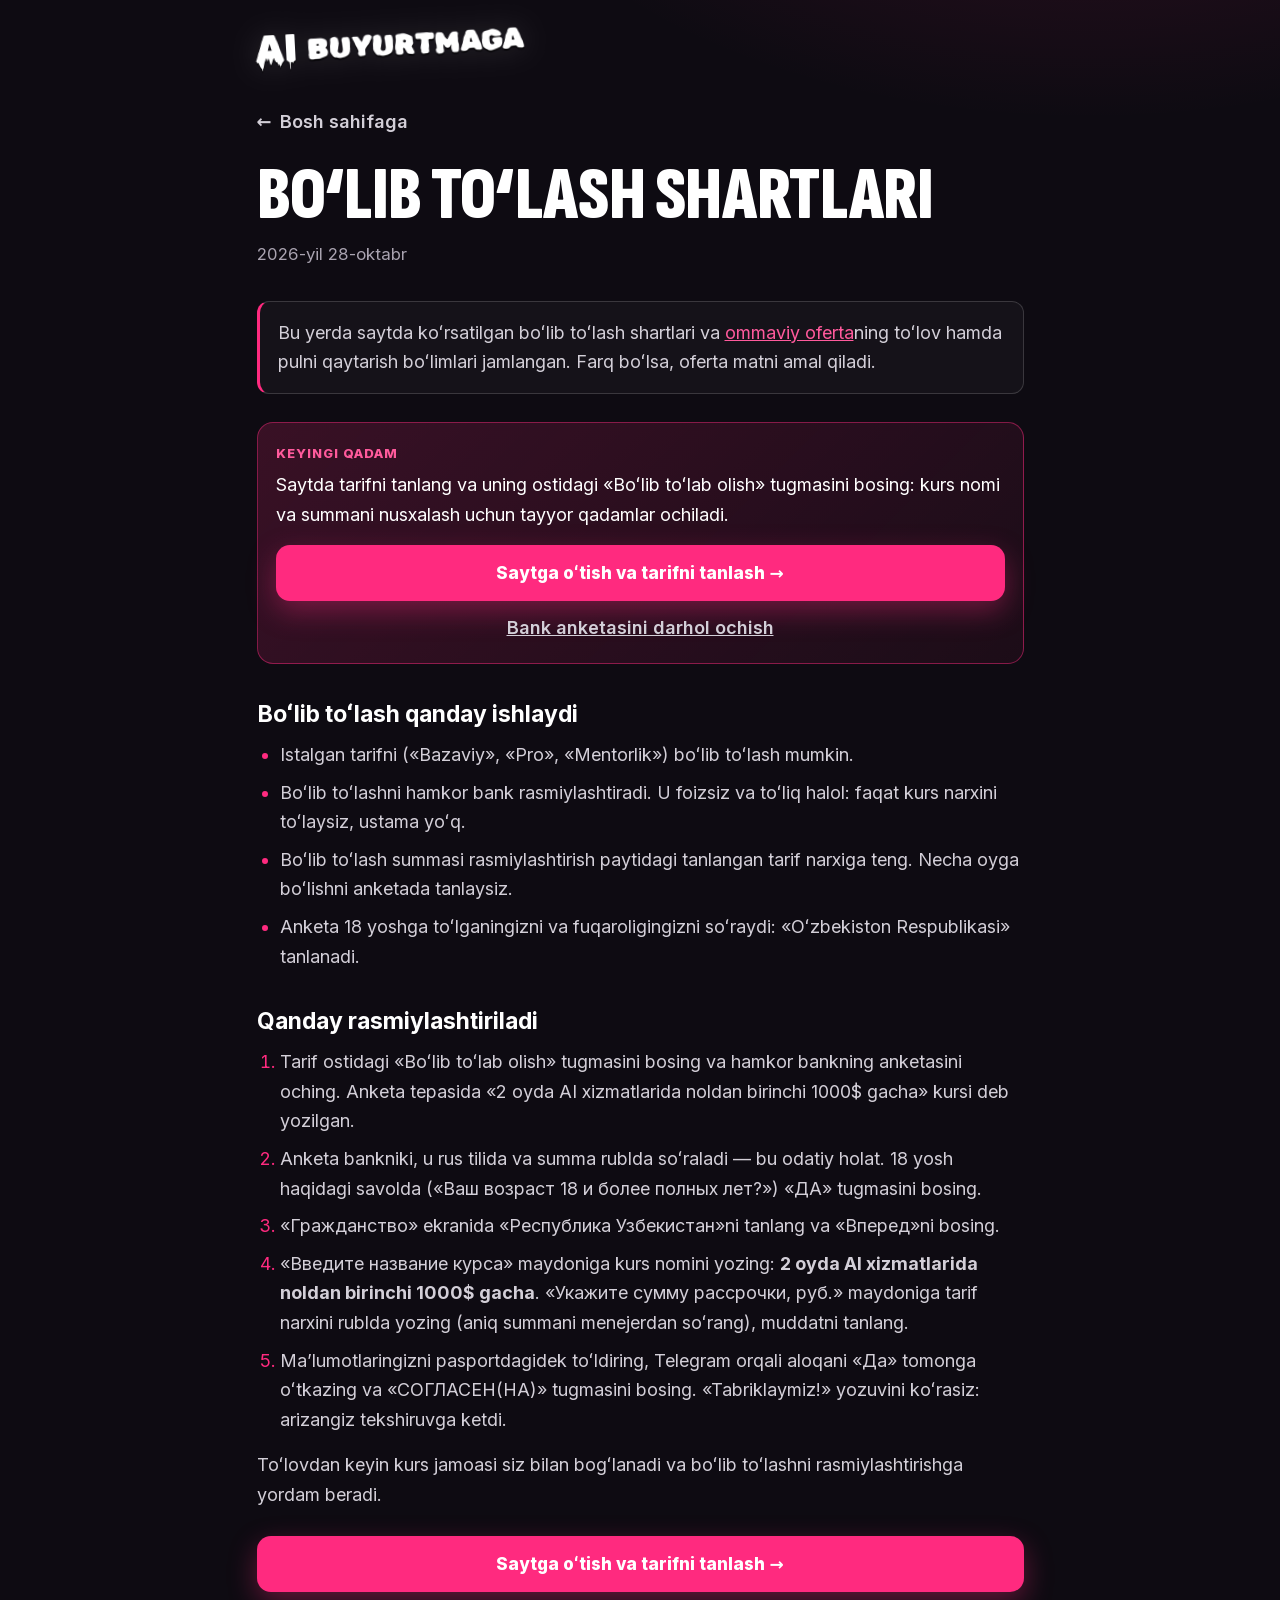
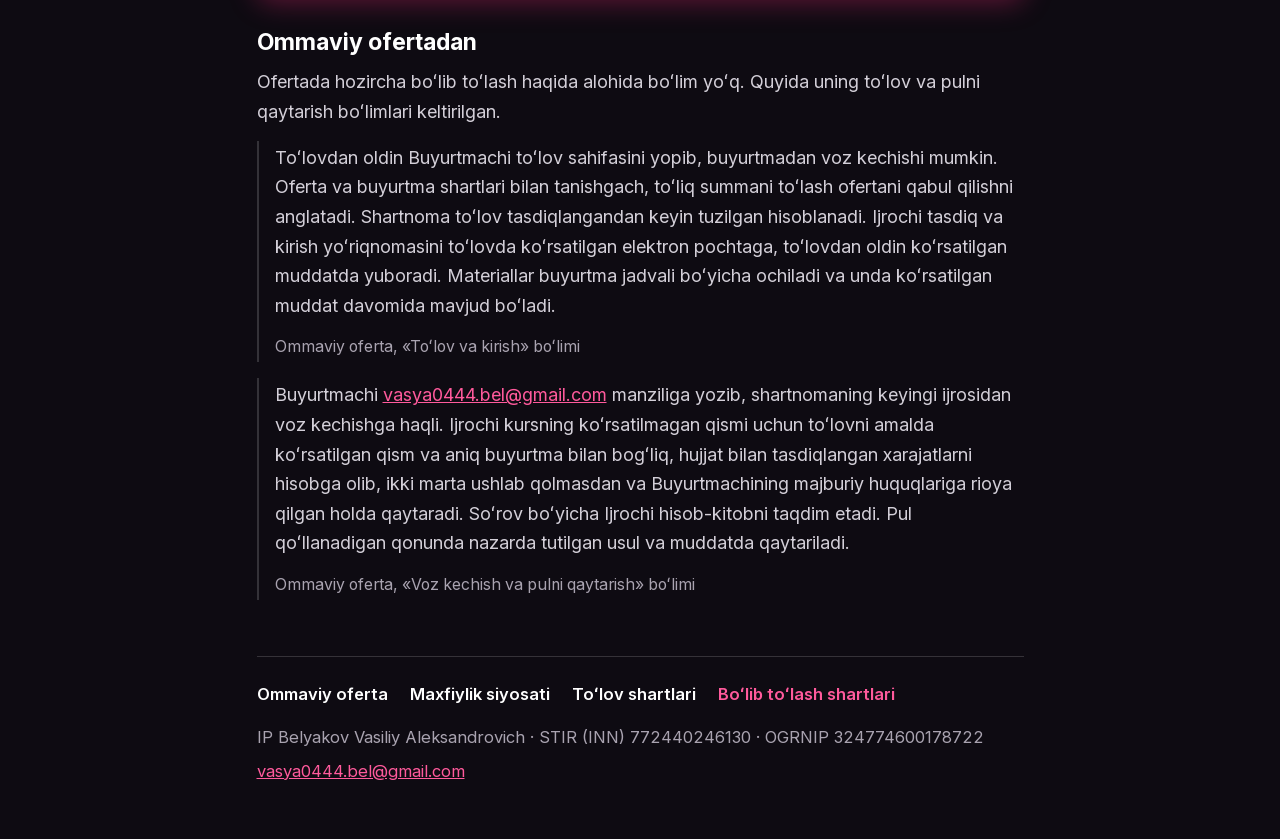
<file: installment.html>
<!DOCTYPE html>
<html lang="uz" data-title-uz="Boʻlib toʻlash shartlari — AI buyurtmaga">
<head>
<meta charset="UTF-8">
<meta name="viewport" content="width=device-width, initial-scale=1.0">
<title>Boʻlib toʻlash shartlari — AI buyurtmaga</title>
<meta name="theme-color" content="#0E0B12">
<meta name="robots" content="noindex">
<link rel="icon" type="image/png" sizes="64x64" href="assets/favicon-64.png">
<link rel="stylesheet" href="css/fonts.css">
<link rel="stylesheet" href="css/docs.css">
<script src="js/docs.js"></script>
</head>
<body>
<div class="wrap">
  <header class="top">
    <a class="logo" href="./"><span data-l="uz"><span class="l-big">AI</span> <span class="l-small">BUYURTMAGA</span></span></a>
    
  </header>
  <a class="back" href="./"><span aria-hidden="true">←</span> <span data-l="uz">Bosh sahifaga</span></a>
  <main>
    
    <article data-l="uz" lang="uz">
      <h1>Bo‘lib to‘lash shartlari</h1>
      <p class="date">2026-yil 28-oktabr</p>
      <p class="lead">Bu yerda saytda koʻrsatilgan boʻlib toʻlash shartlari va <a href="offer.html">ommaviy oferta</a>ning toʻlov hamda pulni qaytarish boʻlimlari jamlangan. Farq boʻlsa, oferta matni amal qiladi.</p>
      <!--uz-cta--><section class="cta" aria-label="Keyingi qadam"><p class="cta-k">Keyingi qadam</p><p class="cta-t">Saytda tarifni tanlang va uning ostidagi «Boʻlib toʻlab olish» tugmasini bosing: kurs nomi va summani nusxalash uchun tayyor qadamlar ochiladi.</p><a class="cta-btn" href="https://kurs.aibuyurtma.com/#tariffs">Saytga oʻtish va tarifni tanlash →</a><a class="cta-alt" href="https://aktivcredit.ru/ak/belyakov/" target="_blank" rel="noopener">Bank anketasini darhol ochish</a></section>
      <h2>Boʻlib toʻlash qanday ishlaydi</h2>
      <ul>
        <li>Istalgan tarifni («Bazaviy», «Pro», «Mentorlik») boʻlib toʻlash mumkin.</li>
        <li>Boʻlib toʻlashni hamkor bank rasmiylashtiradi. U foizsiz va toʻliq halol: faqat kurs narxini toʻlaysiz, ustama yoʻq.</li>
        <li>Boʻlib toʻlash summasi rasmiylashtirish paytidagi tanlangan tarif narxiga teng. Necha oyga boʻlishni anketada tanlaysiz.</li>
        <li>Anketa 18 yoshga toʻlganingizni va fuqaroligingizni soʻraydi: «Oʻzbekiston Respublikasi» tanlanadi.</li>
      </ul>
      <h2>Qanday rasmiylashtiriladi</h2>
      <ol>
        <li>Tarif ostidagi «Boʻlib toʻlab olish» tugmasini bosing va hamkor bankning anketasini oching. Anketa tepasida «2 oyda AI xizmatlarida noldan birinchi 1000$ gacha» kursi deb yozilgan.</li>
        <li>Anketa bankniki, u rus tilida va summa rublda soʻraladi — bu odatiy holat. 18 yosh haqidagi savolda («Ваш возраст 18 и более полных лет?») «ДА» tugmasini bosing.</li>
        <li>«Гражданство» ekranida «Республика Узбекистан»ni tanlang va «Вперед»ni bosing.</li>
        <li>«Введите название курса» maydoniga kurs nomini yozing: <b>2 oyda AI xizmatlarida noldan birinchi 1000$ gacha</b>. «Укажите сумму рассрочки, руб.» maydoniga tarif narxini rublda yozing (aniq summani menejerdan soʻrang), muddatni tanlang.</li>
        <li>Maʼlumotlaringizni pasportdagidek toʻldiring, Telegram orqali aloqani «Да» tomonga oʻtkazing va «СОГЛАСЕН(НА)» tugmasini bosing. «Tabriklaymiz!» yozuvini koʻrasiz: arizangiz tekshiruvga ketdi.</li>
      </ol>
      <p>Toʻlovdan keyin kurs jamoasi siz bilan bogʻlanadi va boʻlib toʻlashni rasmiylashtirishga yordam beradi.</p>
      <!--uz-cta--><p class="cta-end"><a class="cta-btn" href="https://kurs.aibuyurtma.com/#tariffs">Saytga oʻtish va tarifni tanlash →</a></p>
      <h2>Ommaviy ofertadan</h2>
      <p>Ofertada hozircha boʻlib toʻlash haqida alohida boʻlim yoʻq. Quyida uning toʻlov va pulni qaytarish boʻlimlari keltirilgan.</p>
      <blockquote><p>Toʻlovdan oldin Buyurtmachi toʻlov sahifasini yopib, buyurtmadan voz kechishi mumkin. Oferta va buyurtma shartlari bilan tanishgach, toʻliq summani toʻlash ofertani qabul qilishni anglatadi. Shartnoma toʻlov tasdiqlangandan keyin tuzilgan hisoblanadi. Ijrochi tasdiq va kirish yoʻriqnomasini toʻlovda koʻrsatilgan elektron pochtaga, toʻlovdan oldin koʻrsatilgan muddatda yuboradi. Materiallar buyurtma jadvali boʻyicha ochiladi va unda koʻrsatilgan muddat davomida mavjud boʻladi.</p><span class="src">Ommaviy oferta, «Toʻlov va kirish» boʻlimi</span></blockquote>
      <blockquote><p>Buyurtmachi <a href="mailto:vasya0444.bel@gmail.com">vasya0444.bel@gmail.com</a> manziliga yozib, shartnomaning keyingi ijrosidan voz kechishga haqli. Ijrochi kursning koʻrsatilmagan qismi uchun toʻlovni amalda koʻrsatilgan qism va aniq buyurtma bilan bogʻliq, hujjat bilan tasdiqlangan xarajatlarni hisobga olib, ikki marta ushlab qolmasdan va Buyurtmachining majburiy huquqlariga rioya qilgan holda qaytaradi. Soʻrov boʻyicha Ijrochi hisob-kitobni taqdim etadi. Pul qoʻllanadigan qonunda nazarda tutilgan usul va muddatda qaytariladi.</p><span class="src">Ommaviy oferta, «Voz kechish va pulni qaytarish» boʻlimi</span></blockquote>
    </article>
  </main>
  <footer class="foot">
    <nav aria-label="Hujjatlar"><a href="offer.html"><span data-l="uz">Ommaviy oferta</span></a><a href="privacy.html"><span data-l="uz">Maxfiylik siyosati</span></a><a href="payment.html"><span data-l="uz">Toʻlov shartlari</span></a><a href="installment.html" aria-current="page"><span data-l="uz">Boʻlib toʻlash shartlari</span></a></nav>
    <p><span data-l="uz">IP Belyakov Vasiliy Aleksandrovich · STIR (INN) 772440246130 · OGRNIP 324774600178722</span></p>
    <p><a href="mailto:vasya0444.bel@gmail.com">vasya0444.bel@gmail.com</a></p>
  </footer>
</div>
</body>
</html>
</file>
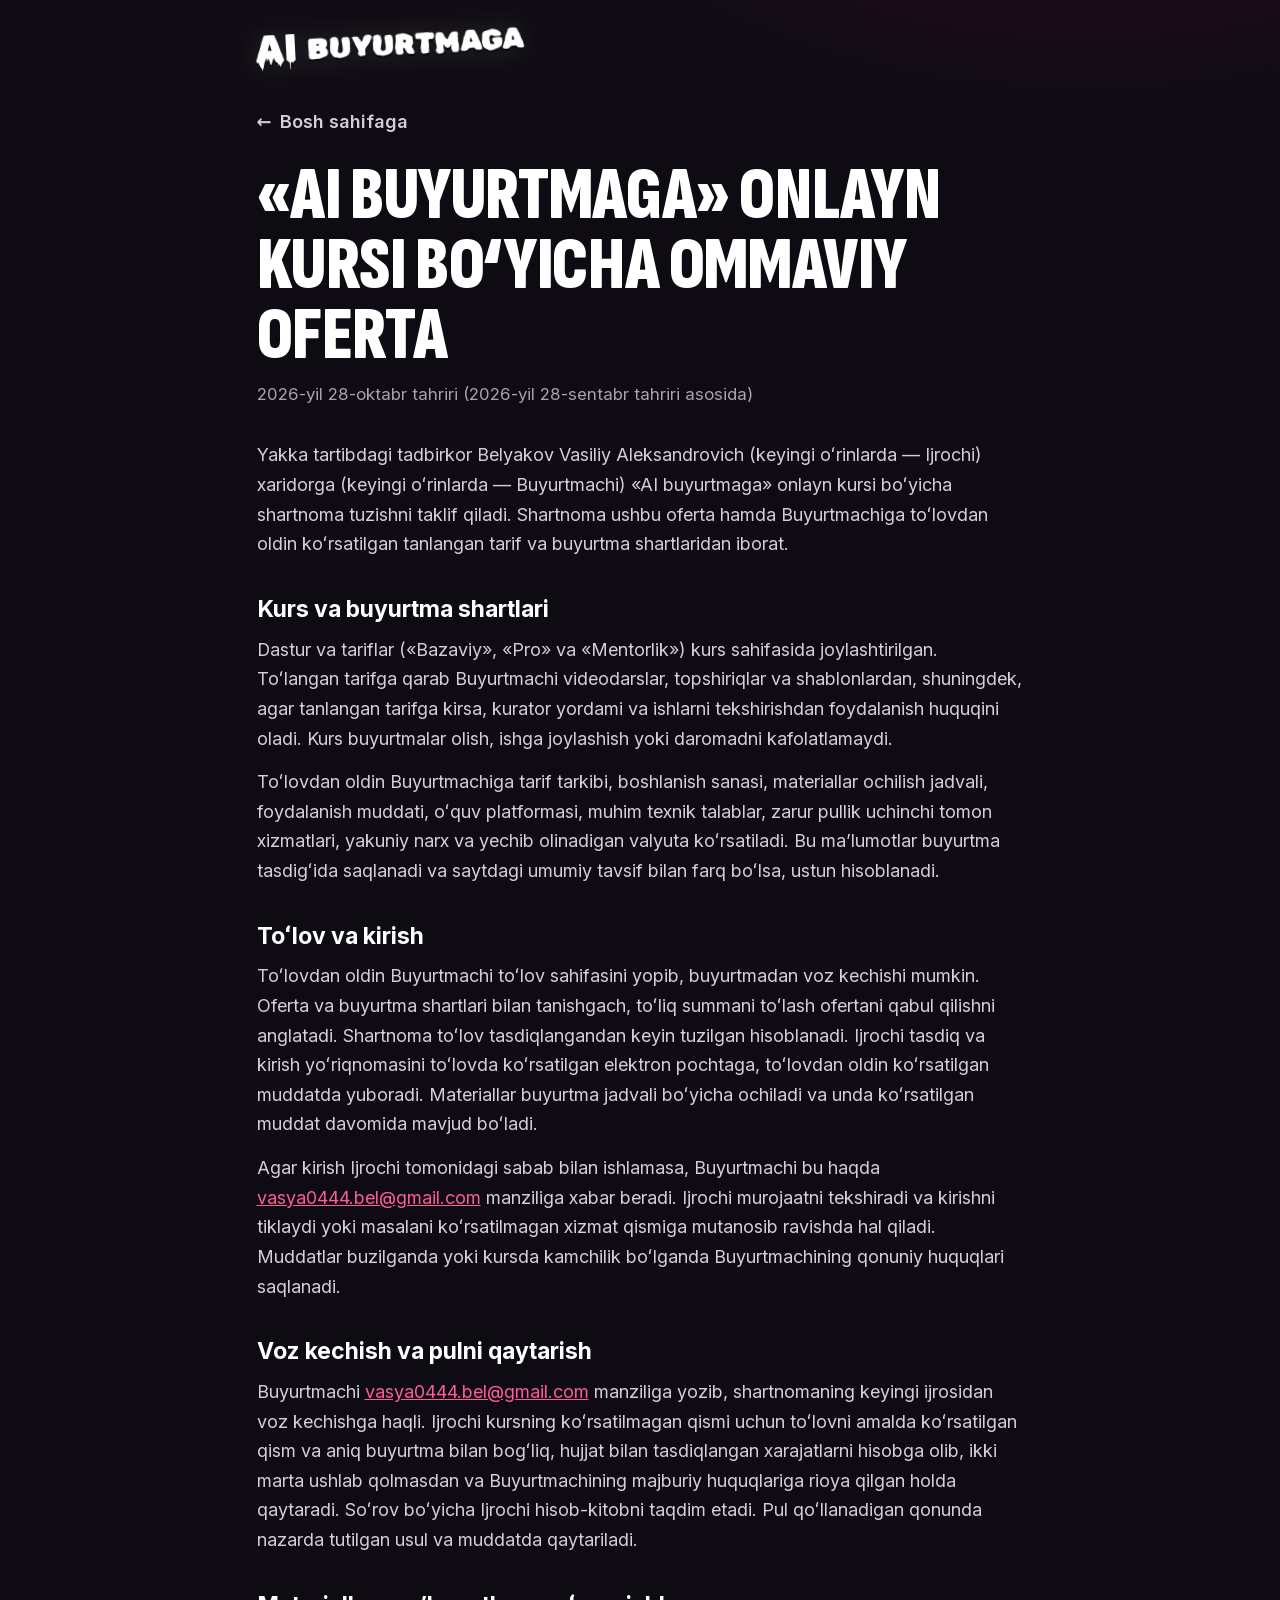
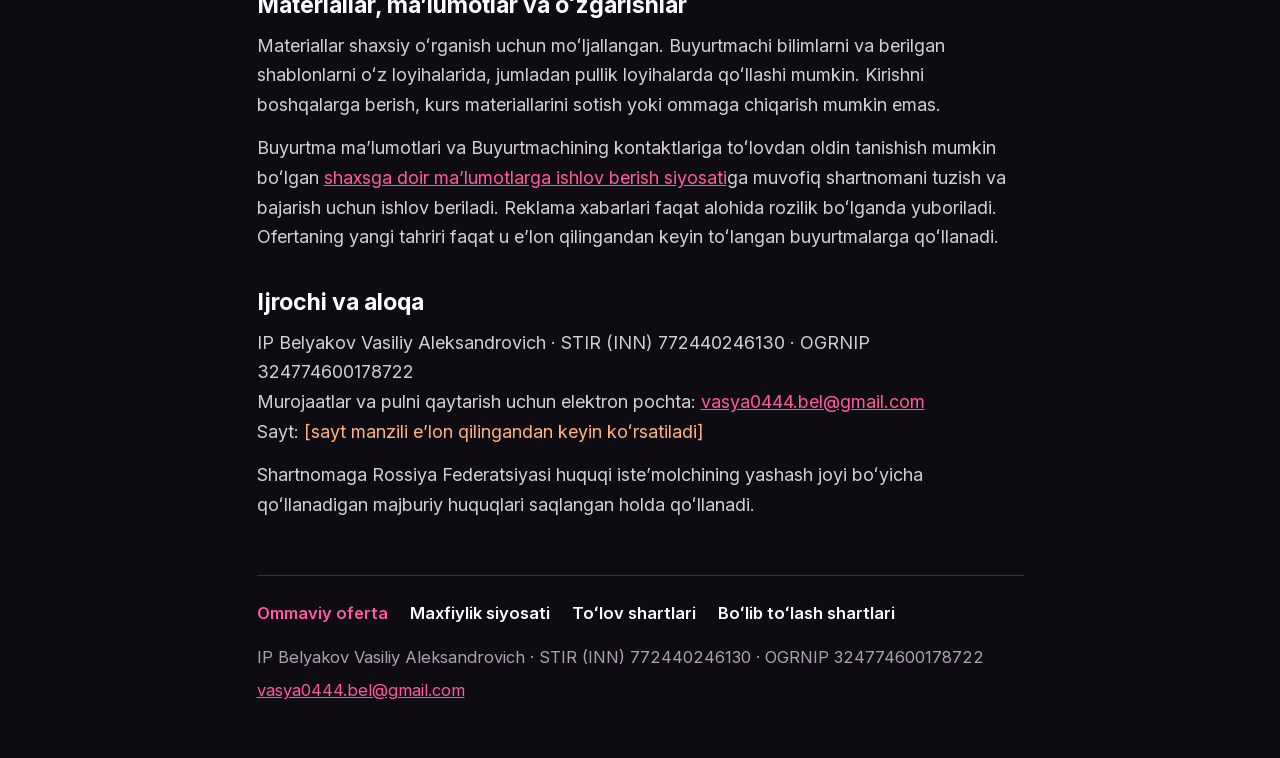
<file: offer.html>
<!DOCTYPE html>
<html lang="uz" data-title-uz="Ommaviy oferta — AI buyurtmaga">
<head>
<meta charset="UTF-8">
<meta name="viewport" content="width=device-width, initial-scale=1.0">
<title>Ommaviy oferta — AI buyurtmaga</title>
<meta name="theme-color" content="#0E0B12">
<meta name="robots" content="noindex">
<link rel="icon" type="image/png" sizes="64x64" href="assets/favicon-64.png">
<link rel="stylesheet" href="css/fonts.css">
<link rel="stylesheet" href="css/docs.css">
<script src="js/docs.js"></script>
</head>
<body>
<div class="wrap">
  <header class="top">
    <a class="logo" href="./"><span data-l="uz"><span class="l-big">AI</span> <span class="l-small">BUYURTMAGA</span></span></a>
    
  </header>
  <a class="back" href="./"><span aria-hidden="true">←</span> <span data-l="uz">Bosh sahifaga</span></a>
  <main>
    
    <article data-l="uz" lang="uz">
      <h1>«AI buyurtmaga» onlayn kursi bo‘yicha ommaviy oferta</h1>
      <p class="date">2026-yil 28-oktabr tahriri (2026-yil 28-sentabr tahriri asosida)</p>
      <p>Yakka tartibdagi tadbirkor Belyakov Vasiliy Aleksandrovich (keyingi oʻrinlarda — Ijrochi) xaridorga (keyingi oʻrinlarda — Buyurtmachi) «AI buyurtmaga» onlayn kursi boʻyicha shartnoma tuzishni taklif qiladi. Shartnoma ushbu oferta hamda Buyurtmachiga toʻlovdan oldin koʻrsatilgan tanlangan tarif va buyurtma shartlaridan iborat.</p>
      <h2>Kurs va buyurtma shartlari</h2>
      <p>Dastur va tariflar («Bazaviy», «Pro» va «Mentorlik») kurs sahifasida joylashtirilgan. Toʻlangan tarifga qarab Buyurtmachi videodarslar, topshiriqlar va shablonlardan, shuningdek, agar tanlangan tarifga kirsa, kurator yordami va ishlarni tekshirishdan foydalanish huquqini oladi. Kurs buyurtmalar olish, ishga joylashish yoki daromadni kafolatlamaydi.</p>
      <p>Toʻlovdan oldin Buyurtmachiga tarif tarkibi, boshlanish sanasi, materiallar ochilish jadvali, foydalanish muddati, oʻquv platformasi, muhim texnik talablar, zarur pullik uchinchi tomon xizmatlari, yakuniy narx va yechib olinadigan valyuta koʻrsatiladi. Bu maʼlumotlar buyurtma tasdigʻida saqlanadi va saytdagi umumiy tavsif bilan farq boʻlsa, ustun hisoblanadi.</p>
      <h2>Toʻlov va kirish</h2>
      <p>Toʻlovdan oldin Buyurtmachi toʻlov sahifasini yopib, buyurtmadan voz kechishi mumkin. Oferta va buyurtma shartlari bilan tanishgach, toʻliq summani toʻlash ofertani qabul qilishni anglatadi. Shartnoma toʻlov tasdiqlangandan keyin tuzilgan hisoblanadi. Ijrochi tasdiq va kirish yoʻriqnomasini toʻlovda koʻrsatilgan elektron pochtaga, toʻlovdan oldin koʻrsatilgan muddatda yuboradi. Materiallar buyurtma jadvali boʻyicha ochiladi va unda koʻrsatilgan muddat davomida mavjud boʻladi.</p>
      <p>Agar kirish Ijrochi tomonidagi sabab bilan ishlamasa, Buyurtmachi bu haqda <a href="mailto:vasya0444.bel@gmail.com">vasya0444.bel@gmail.com</a> manziliga xabar beradi. Ijrochi murojaatni tekshiradi va kirishni tiklaydi yoki masalani koʻrsatilmagan xizmat qismiga mutanosib ravishda hal qiladi. Muddatlar buzilganda yoki kursda kamchilik boʻlganda Buyurtmachining qonuniy huquqlari saqlanadi.</p>
      <h2>Voz kechish va pulni qaytarish</h2>
      <p>Buyurtmachi <a href="mailto:vasya0444.bel@gmail.com">vasya0444.bel@gmail.com</a> manziliga yozib, shartnomaning keyingi ijrosidan voz kechishga haqli. Ijrochi kursning koʻrsatilmagan qismi uchun toʻlovni amalda koʻrsatilgan qism va aniq buyurtma bilan bogʻliq, hujjat bilan tasdiqlangan xarajatlarni hisobga olib, ikki marta ushlab qolmasdan va Buyurtmachining majburiy huquqlariga rioya qilgan holda qaytaradi. Soʻrov boʻyicha Ijrochi hisob-kitobni taqdim etadi. Pul qoʻllanadigan qonunda nazarda tutilgan usul va muddatda qaytariladi.</p>
      <h2>Materiallar, maʼlumotlar va oʻzgarishlar</h2>
      <p>Materiallar shaxsiy oʻrganish uchun moʻljallangan. Buyurtmachi bilimlarni va berilgan shablonlarni oʻz loyihalarida, jumladan pullik loyihalarda qoʻllashi mumkin. Kirishni boshqalarga berish, kurs materiallarini sotish yoki ommaga chiqarish mumkin emas.</p>
      <p>Buyurtma maʼlumotlari va Buyurtmachining kontaktlariga toʻlovdan oldin tanishish mumkin boʻlgan <a href="privacy.html">shaxsga doir maʼlumotlarga ishlov berish siyosati</a>ga muvofiq shartnomani tuzish va bajarish uchun ishlov beriladi. Reklama xabarlari faqat alohida rozilik boʻlganda yuboriladi. Ofertaning yangi tahriri faqat u eʼlon qilingandan keyin toʻlangan buyurtmalarga qoʻllanadi.</p>
      <h2>Ijrochi va aloqa</h2>
      <p>IP Belyakov Vasiliy Aleksandrovich · STIR (INN) 772440246130 · OGRNIP 324774600178722<br>Murojaatlar va pulni qaytarish uchun elektron pochta: <a href="mailto:vasya0444.bel@gmail.com">vasya0444.bel@gmail.com</a><br>Sayt: <span class="gap">[sayt manzili eʼlon qilingandan keyin koʻrsatiladi]</span></p><p>Shartnomaga Rossiya Federatsiyasi huquqi isteʼmolchining yashash joyi boʻyicha qoʻllanadigan majburiy huquqlari saqlangan holda qoʻllanadi.</p>
    </article>
  </main>
  <footer class="foot">
    <nav aria-label="Hujjatlar"><a href="offer.html" aria-current="page"><span data-l="uz">Ommaviy oferta</span></a><a href="privacy.html"><span data-l="uz">Maxfiylik siyosati</span></a><a href="payment.html"><span data-l="uz">Toʻlov shartlari</span></a><a href="installment.html"><span data-l="uz">Boʻlib toʻlash shartlari</span></a></nav>
    <p><span data-l="uz">IP Belyakov Vasiliy Aleksandrovich · STIR (INN) 772440246130 · OGRNIP 324774600178722</span></p>
    <p><a href="mailto:vasya0444.bel@gmail.com">vasya0444.bel@gmail.com</a></p>
  </footer>
</div>
</body>
</html>
</file>
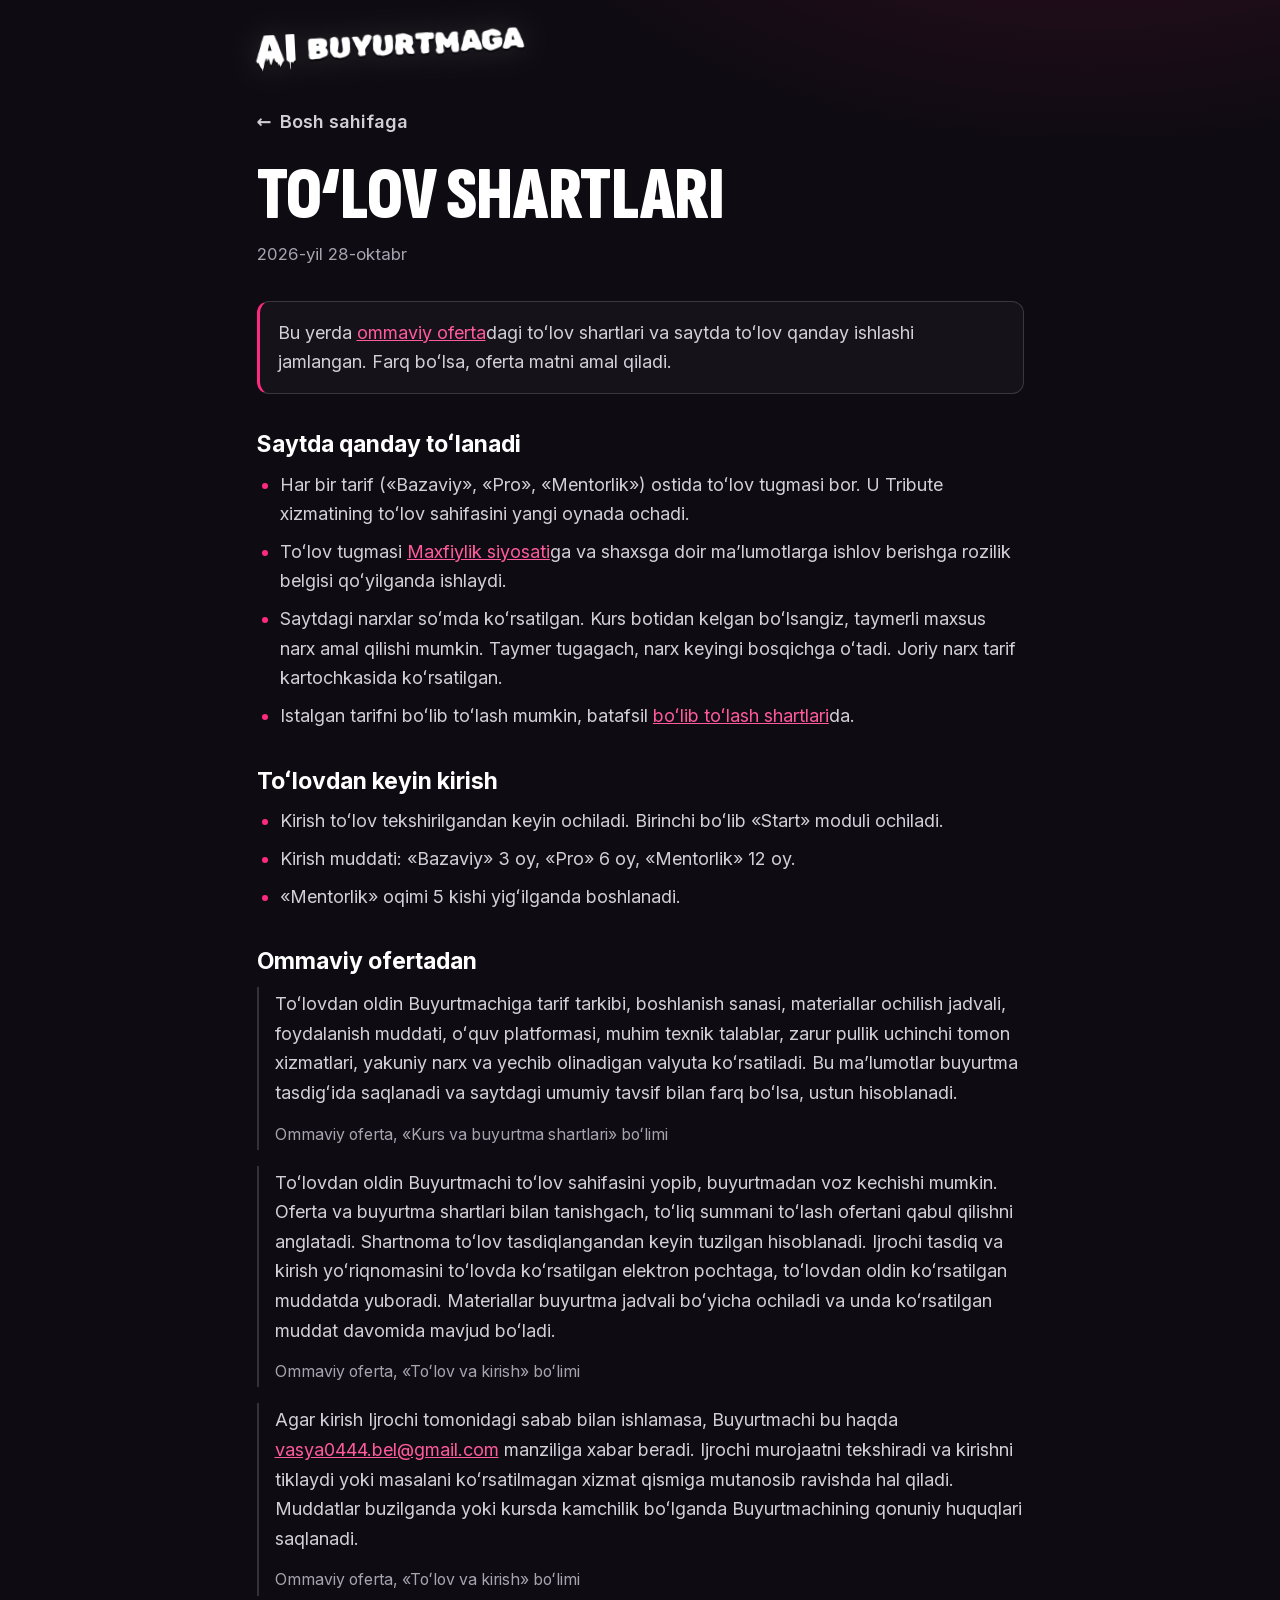
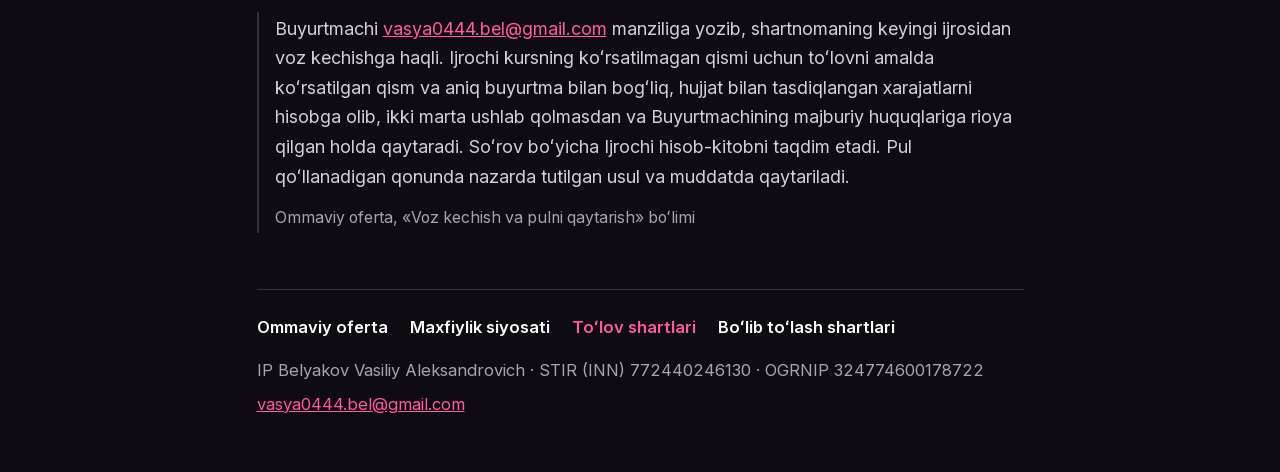
<file: payment.html>
<!DOCTYPE html>
<html lang="uz" data-title-uz="Toʻlov shartlari — AI buyurtmaga">
<head>
<meta charset="UTF-8">
<meta name="viewport" content="width=device-width, initial-scale=1.0">
<title>Toʻlov shartlari — AI buyurtmaga</title>
<meta name="theme-color" content="#0E0B12">
<meta name="robots" content="noindex">
<link rel="icon" type="image/png" sizes="64x64" href="assets/favicon-64.png">
<link rel="stylesheet" href="css/fonts.css">
<link rel="stylesheet" href="css/docs.css">
<script src="js/docs.js"></script>
</head>
<body>
<div class="wrap">
  <header class="top">
    <a class="logo" href="./"><span data-l="uz"><span class="l-big">AI</span> <span class="l-small">BUYURTMAGA</span></span></a>
    
  </header>
  <a class="back" href="./"><span aria-hidden="true">←</span> <span data-l="uz">Bosh sahifaga</span></a>
  <main>
    
    <article data-l="uz" lang="uz">
      <h1>To‘lov shartlari</h1>
      <p class="date">2026-yil 28-oktabr</p>
      <p class="lead">Bu yerda <a href="offer.html">ommaviy oferta</a>dagi toʻlov shartlari va saytda toʻlov qanday ishlashi jamlangan. Farq boʻlsa, oferta matni amal qiladi.</p>
      <h2>Saytda qanday toʻlanadi</h2>
      <ul>
        <li>Har bir tarif («Bazaviy», «Pro», «Mentorlik») ostida toʻlov tugmasi bor. U Tribute xizmatining toʻlov sahifasini yangi oynada ochadi.</li>
        <li>Toʻlov tugmasi <a href="privacy.html">Maxfiylik siyosati</a>ga va shaxsga doir maʼlumotlarga ishlov berishga rozilik belgisi qoʻyilganda ishlaydi.</li>
        <li>Saytdagi narxlar soʻmda koʻrsatilgan. Kurs botidan kelgan boʻlsangiz, taymerli maxsus narx amal qilishi mumkin. Taymer tugagach, narx keyingi bosqichga oʻtadi. Joriy narx tarif kartochkasida koʻrsatilgan.</li>
        <li>Istalgan tarifni boʻlib toʻlash mumkin, batafsil <a href="installment.html">boʻlib toʻlash shartlari</a>da.</li>
      </ul>
      <h2>Toʻlovdan keyin kirish</h2>
      <ul>
        <li>Kirish toʻlov tekshirilgandan keyin ochiladi. Birinchi boʻlib «Start» moduli ochiladi.</li>
        <li>Kirish muddati: «Bazaviy» 3 oy, «Pro» 6 oy, «Mentorlik» 12 oy.</li>
        <li>«Mentorlik» oqimi 5 kishi yigʻilganda boshlanadi.</li>
      </ul>
      <h2>Ommaviy ofertadan</h2>
      <blockquote><p>Toʻlovdan oldin Buyurtmachiga tarif tarkibi, boshlanish sanasi, materiallar ochilish jadvali, foydalanish muddati, oʻquv platformasi, muhim texnik talablar, zarur pullik uchinchi tomon xizmatlari, yakuniy narx va yechib olinadigan valyuta koʻrsatiladi. Bu maʼlumotlar buyurtma tasdigʻida saqlanadi va saytdagi umumiy tavsif bilan farq boʻlsa, ustun hisoblanadi.</p><span class="src">Ommaviy oferta, «Kurs va buyurtma shartlari» boʻlimi</span></blockquote>
      <blockquote><p>Toʻlovdan oldin Buyurtmachi toʻlov sahifasini yopib, buyurtmadan voz kechishi mumkin. Oferta va buyurtma shartlari bilan tanishgach, toʻliq summani toʻlash ofertani qabul qilishni anglatadi. Shartnoma toʻlov tasdiqlangandan keyin tuzilgan hisoblanadi. Ijrochi tasdiq va kirish yoʻriqnomasini toʻlovda koʻrsatilgan elektron pochtaga, toʻlovdan oldin koʻrsatilgan muddatda yuboradi. Materiallar buyurtma jadvali boʻyicha ochiladi va unda koʻrsatilgan muddat davomida mavjud boʻladi.</p><span class="src">Ommaviy oferta, «Toʻlov va kirish» boʻlimi</span></blockquote>
      <blockquote><p>Agar kirish Ijrochi tomonidagi sabab bilan ishlamasa, Buyurtmachi bu haqda <a href="mailto:vasya0444.bel@gmail.com">vasya0444.bel@gmail.com</a> manziliga xabar beradi. Ijrochi murojaatni tekshiradi va kirishni tiklaydi yoki masalani koʻrsatilmagan xizmat qismiga mutanosib ravishda hal qiladi. Muddatlar buzilganda yoki kursda kamchilik boʻlganda Buyurtmachining qonuniy huquqlari saqlanadi.</p><span class="src">Ommaviy oferta, «Toʻlov va kirish» boʻlimi</span></blockquote>
      <blockquote><p>Buyurtmachi <a href="mailto:vasya0444.bel@gmail.com">vasya0444.bel@gmail.com</a> manziliga yozib, shartnomaning keyingi ijrosidan voz kechishga haqli. Ijrochi kursning koʻrsatilmagan qismi uchun toʻlovni amalda koʻrsatilgan qism va aniq buyurtma bilan bogʻliq, hujjat bilan tasdiqlangan xarajatlarni hisobga olib, ikki marta ushlab qolmasdan va Buyurtmachining majburiy huquqlariga rioya qilgan holda qaytaradi. Soʻrov boʻyicha Ijrochi hisob-kitobni taqdim etadi. Pul qoʻllanadigan qonunda nazarda tutilgan usul va muddatda qaytariladi.</p><span class="src">Ommaviy oferta, «Voz kechish va pulni qaytarish» boʻlimi</span></blockquote>
    </article>
  </main>
  <footer class="foot">
    <nav aria-label="Hujjatlar"><a href="offer.html"><span data-l="uz">Ommaviy oferta</span></a><a href="privacy.html"><span data-l="uz">Maxfiylik siyosati</span></a><a href="payment.html" aria-current="page"><span data-l="uz">Toʻlov shartlari</span></a><a href="installment.html"><span data-l="uz">Boʻlib toʻlash shartlari</span></a></nav>
    <p><span data-l="uz">IP Belyakov Vasiliy Aleksandrovich · STIR (INN) 772440246130 · OGRNIP 324774600178722</span></p>
    <p><a href="mailto:vasya0444.bel@gmail.com">vasya0444.bel@gmail.com</a></p>
  </footer>
</div>
</body>
</html>
</file>
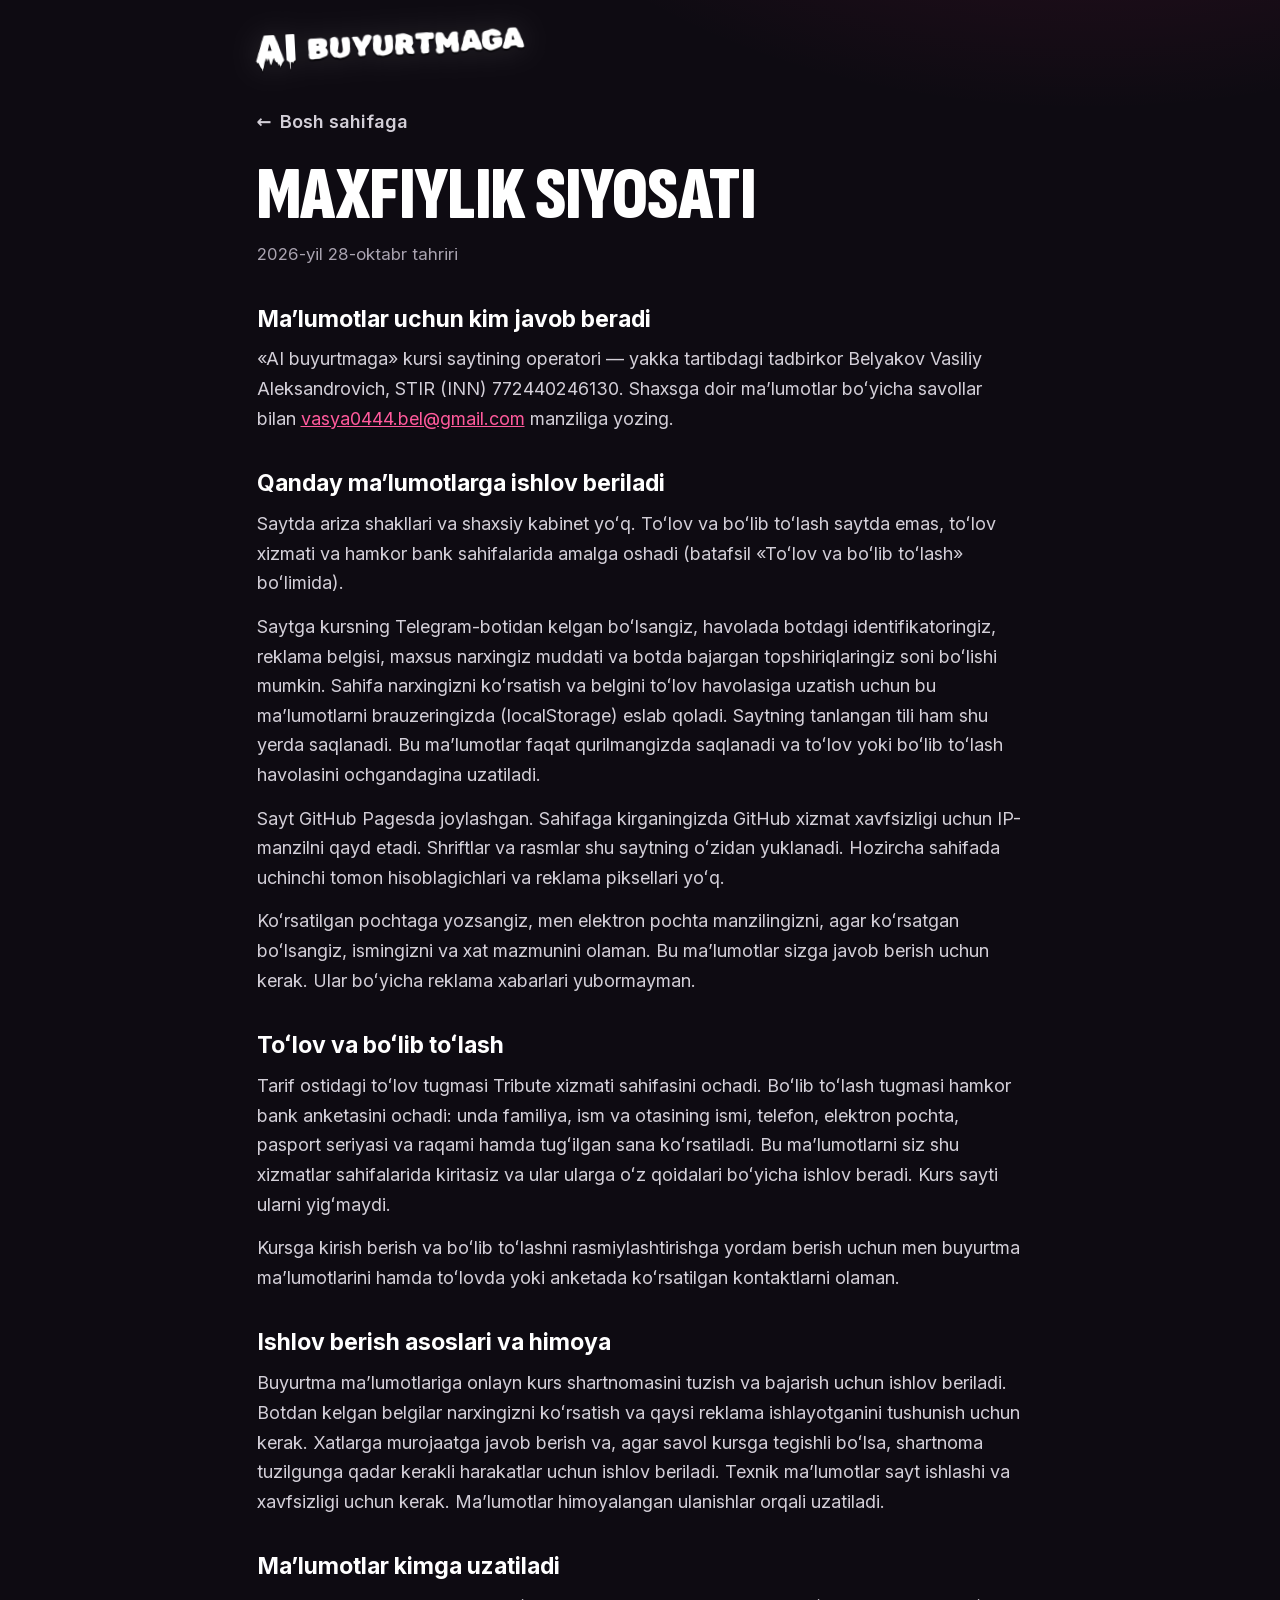
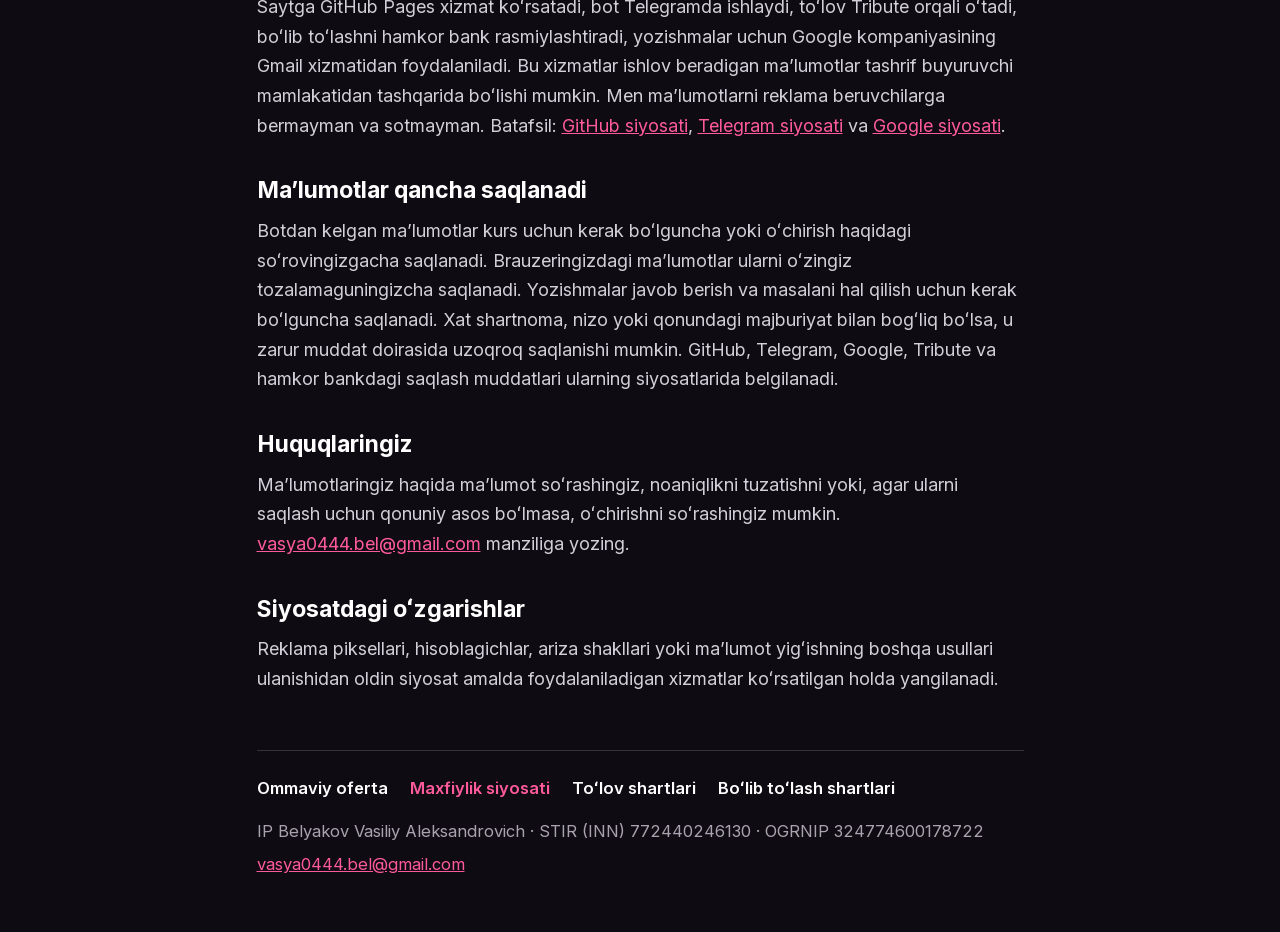
<file: privacy.html>
<!DOCTYPE html>
<html lang="uz" data-title-uz="Maxfiylik siyosati — AI buyurtmaga">
<head>
<meta charset="UTF-8">
<meta name="viewport" content="width=device-width, initial-scale=1.0">
<title>Maxfiylik siyosati — AI buyurtmaga</title>
<meta name="theme-color" content="#0E0B12">
<meta name="robots" content="noindex">
<link rel="icon" type="image/png" sizes="64x64" href="assets/favicon-64.png">
<link rel="stylesheet" href="css/fonts.css">
<link rel="stylesheet" href="css/docs.css">
<script src="js/docs.js"></script>
</head>
<body>
<div class="wrap">
  <header class="top">
    <a class="logo" href="./"><span data-l="uz"><span class="l-big">AI</span> <span class="l-small">BUYURTMAGA</span></span></a>
    
  </header>
  <a class="back" href="./"><span aria-hidden="true">←</span> <span data-l="uz">Bosh sahifaga</span></a>
  <main>
    
    <article data-l="uz" lang="uz">
      <h1>Maxfiylik siyosati</h1>
      <p class="date">2026-yil 28-oktabr tahriri</p>
      <h2>Maʼlumotlar uchun kim javob beradi</h2>
      <p>«AI buyurtmaga» kursi saytining operatori — yakka tartibdagi tadbirkor Belyakov Vasiliy Aleksandrovich, STIR (INN) 772440246130. Shaxsga doir maʼlumotlar boʻyicha savollar bilan <a href="mailto:vasya0444.bel@gmail.com">vasya0444.bel@gmail.com</a> manziliga yozing.</p>
      <h2>Qanday maʼlumotlarga ishlov beriladi</h2>
      <p>Saytda ariza shakllari va shaxsiy kabinet yoʻq. Toʻlov va boʻlib toʻlash saytda emas, toʻlov xizmati va hamkor bank sahifalarida amalga oshadi (batafsil «Toʻlov va boʻlib toʻlash» boʻlimida).</p>
      <p>Saytga kursning Telegram-botidan kelgan boʻlsangiz, havolada botdagi identifikatoringiz, reklama belgisi, maxsus narxingiz muddati va botda bajargan topshiriqlaringiz soni boʻlishi mumkin. Sahifa narxingizni koʻrsatish va belgini toʻlov havolasiga uzatish uchun bu maʼlumotlarni brauzeringizda (localStorage) eslab qoladi. Saytning tanlangan tili ham shu yerda saqlanadi. Bu maʼlumotlar faqat qurilmangizda saqlanadi va toʻlov yoki boʻlib toʻlash havolasini ochgandagina uzatiladi.</p>
      <p>Sayt GitHub Pagesda joylashgan. Sahifaga kirganingizda GitHub xizmat xavfsizligi uchun IP-manzilni qayd etadi. Shriftlar va rasmlar shu saytning oʻzidan yuklanadi. Hozircha sahifada uchinchi tomon hisoblagichlari va reklama piksellari yoʻq.</p>
      <p>Koʻrsatilgan pochtaga yozsangiz, men elektron pochta manzilingizni, agar koʻrsatgan boʻlsangiz, ismingizni va xat mazmunini olaman. Bu maʼlumotlar sizga javob berish uchun kerak. Ular boʻyicha reklama xabarlari yubormayman.</p>
      <h2>Toʻlov va boʻlib toʻlash</h2>
      <p>Tarif ostidagi toʻlov tugmasi Tribute xizmati sahifasini ochadi. Boʻlib toʻlash tugmasi hamkor bank anketasini ochadi: unda familiya, ism va otasining ismi, telefon, elektron pochta, pasport seriyasi va raqami hamda tugʻilgan sana koʻrsatiladi. Bu maʼlumotlarni siz shu xizmatlar sahifalarida kiritasiz va ular ularga oʻz qoidalari boʻyicha ishlov beradi. Kurs sayti ularni yigʻmaydi.</p>
      <p>Kursga kirish berish va boʻlib toʻlashni rasmiylashtirishga yordam berish uchun men buyurtma maʼlumotlarini hamda toʻlovda yoki anketada koʻrsatilgan kontaktlarni olaman.</p>
      <h2>Ishlov berish asoslari va himoya</h2>
      <p>Buyurtma maʼlumotlariga onlayn kurs shartnomasini tuzish va bajarish uchun ishlov beriladi. Botdan kelgan belgilar narxingizni koʻrsatish va qaysi reklama ishlayotganini tushunish uchun kerak. Xatlarga murojaatga javob berish va, agar savol kursga tegishli boʻlsa, shartnoma tuzilgunga qadar kerakli harakatlar uchun ishlov beriladi. Texnik maʼlumotlar sayt ishlashi va xavfsizligi uchun kerak. Maʼlumotlar himoyalangan ulanishlar orqali uzatiladi.</p>
      <h2>Maʼlumotlar kimga uzatiladi</h2>
      <p>Saytga GitHub Pages xizmat koʻrsatadi, bot Telegramda ishlaydi, toʻlov Tribute orqali oʻtadi, boʻlib toʻlashni hamkor bank rasmiylashtiradi, yozishmalar uchun Google kompaniyasining Gmail xizmatidan foydalaniladi. Bu xizmatlar ishlov beradigan maʼlumotlar tashrif buyuruvchi mamlakatidan tashqarida boʻlishi mumkin. Men maʼlumotlarni reklama beruvchilarga bermayman va sotmayman. Batafsil: <a href="https://docs.github.com/en/site-policy/privacy-policies/github-general-privacy-statement" target="_blank" rel="noopener">GitHub siyosati</a>, <a href="https://telegram.org/privacy" target="_blank" rel="noopener">Telegram siyosati</a> va <a href="https://policies.google.com/privacy?hl=uz" target="_blank" rel="noopener">Google siyosati</a>.</p>
      <h2>Maʼlumotlar qancha saqlanadi</h2>
      <p>Botdan kelgan maʼlumotlar kurs uchun kerak boʻlguncha yoki oʻchirish haqidagi soʻrovingizgacha saqlanadi. Brauzeringizdagi maʼlumotlar ularni oʻzingiz tozalamaguningizcha saqlanadi. Yozishmalar javob berish va masalani hal qilish uchun kerak boʻlguncha saqlanadi. Xat shartnoma, nizo yoki qonundagi majburiyat bilan bogʻliq boʻlsa, u zarur muddat doirasida uzoqroq saqlanishi mumkin. GitHub, Telegram, Google, Tribute va hamkor bankdagi saqlash muddatlari ularning siyosatlarida belgilanadi.</p>
      <h2>Huquqlaringiz</h2>
      <p>Maʼlumotlaringiz haqida maʼlumot soʻrashingiz, noaniqlikni tuzatishni yoki, agar ularni saqlash uchun qonuniy asos boʻlmasa, oʻchirishni soʻrashingiz mumkin. <a href="mailto:vasya0444.bel@gmail.com">vasya0444.bel@gmail.com</a> manziliga yozing.</p>
      <h2>Siyosatdagi oʻzgarishlar</h2>
      <p>Reklama piksellari, hisoblagichlar, ariza shakllari yoki maʼlumot yigʻishning boshqa usullari ulanishidan oldin siyosat amalda foydalaniladigan xizmatlar koʻrsatilgan holda yangilanadi.</p>
    </article>
  </main>
  <footer class="foot">
    <nav aria-label="Hujjatlar"><a href="offer.html"><span data-l="uz">Ommaviy oferta</span></a><a href="privacy.html" aria-current="page"><span data-l="uz">Maxfiylik siyosati</span></a><a href="payment.html"><span data-l="uz">Toʻlov shartlari</span></a><a href="installment.html"><span data-l="uz">Boʻlib toʻlash shartlari</span></a></nav>
    <p><span data-l="uz">IP Belyakov Vasiliy Aleksandrovich · STIR (INN) 772440246130 · OGRNIP 324774600178722</span></p>
    <p><a href="mailto:vasya0444.bel@gmail.com">vasya0444.bel@gmail.com</a></p>
  </footer>
</div>
</body>
</html>
</file>
<file: css/fonts.css>
/* локальные копии Google Fonts — собирает tools/fonts.py */
@font-face{font-family:'Inter';font-style:normal;font-weight:400 800;font-display:swap;src:url(../assets/fonts/Inter-cyrillic.woff2) format('woff2');unicode-range:U+0301, U+0400-045F, U+0490-0491, U+04B0-04B1, U+2116}
@font-face{font-family:'Inter';font-style:normal;font-weight:400 800;font-display:swap;src:url(../assets/fonts/Inter-latin-ext.woff2) format('woff2');unicode-range:U+0100-02BA, U+02BD-02C5, U+02C7-02CC, U+02CE-02D7, U+02DD-02FF, U+0304, U+0308, U+0329, U+1D00-1DBF, U+1E00-1E9F, U+1EF2-1EFF, U+2020, U+20A0-20AB, U+20AD-20C4, U+2113, U+2C60-2C7F, U+A720-A7FF}
@font-face{font-family:'Inter';font-style:normal;font-weight:400 800;font-display:swap;src:url(../assets/fonts/Inter-latin.woff2) format('woff2');unicode-range:U+0000-00FF, U+0131, U+0152-0153, U+02BB-02BC, U+02C6, U+02DA, U+02DC, U+0304, U+0308, U+0329, U+2000-206F, U+20AC, U+2122, U+2191, U+2193, U+2212, U+2215, U+FEFF, U+FFFD}
@font-face{font-family:'Rubik Spray Paint';font-style:normal;font-weight:400;font-display:swap;src:url(../assets/fonts/RubikSprayPaint-cyrillic.woff2) format('woff2');unicode-range:U+0301, U+0400-045F, U+0490-0491, U+04B0-04B1, U+2116}
@font-face{font-family:'Rubik Wet Paint';font-style:normal;font-weight:400;font-display:swap;src:url(../assets/fonts/RubikWetPaint-cyrillic.woff2) format('woff2');unicode-range:U+0301, U+0400-045F, U+0490-0491, U+04B0-04B1, U+2116}
@font-face{font-family:'Sofia Sans Extra Condensed';font-style:normal;font-weight:800 900;font-display:swap;src:url(../assets/fonts/SofiaSansExtraCondensed-cyrillic.woff2) format('woff2');unicode-range:U+0301, U+0400-045F, U+0490-0491, U+04B0-04B1, U+2116}
@font-face{font-family:'Sofia Sans Extra Condensed';font-style:normal;font-weight:800 900;font-display:swap;src:url(../assets/fonts/SofiaSansExtraCondensed-latin-ext.woff2) format('woff2');unicode-range:U+0100-02BA, U+02BD-02C5, U+02C7-02CC, U+02CE-02D7, U+02DD-02FF, U+0304, U+0308, U+0329, U+1D00-1DBF, U+1E00-1E9F, U+1EF2-1EFF, U+2020, U+20A0-20AB, U+20AD-20C4, U+2113, U+2C60-2C7F, U+A720-A7FF}
@font-face{font-family:'Sofia Sans Extra Condensed';font-style:normal;font-weight:800 900;font-display:swap;src:url(../assets/fonts/SofiaSansExtraCondensed-latin.woff2) format('woff2');unicode-range:U+0000-00FF, U+0131, U+0152-0153, U+02BB-02BC, U+02C6, U+02DA, U+02DC, U+0304, U+0308, U+0329, U+2000-206F, U+20AC, U+2122, U+2191, U+2193, U+2212, U+2215, U+FEFF, U+FFFD}
/* 28.10: латиница для логотипа узбекской версии «AI BUYURTMAGA» (файлы из презентации/kit/fonts) */
@font-face{font-family:'Rubik Spray Paint';font-style:normal;font-weight:400;font-display:swap;src:url(../assets/fonts/RubikSprayPaint-latin.woff2) format('woff2');unicode-range:U+0000-00FF, U+0131, U+0152-0153, U+02BB-02BC, U+02C6, U+02DA, U+02DC, U+0304, U+0308, U+0329, U+2000-206F, U+20AC, U+2122, U+2191, U+2193, U+2212, U+2215, U+FEFF, U+FFFD}
@font-face{font-family:'Rubik Wet Paint';font-style:normal;font-weight:400;font-display:swap;src:url(../assets/fonts/RubikWetPaint-latin.woff2) format('woff2');unicode-range:U+0000-00FF, U+0131, U+0152-0153, U+02BB-02BC, U+02C6, U+02DA, U+02DC, U+0304, U+0308, U+0329, U+2000-206F, U+20AC, U+2122, U+2191, U+2193, U+2212, U+2215, U+FEFF, U+FFFD}
</file>
<file: css/style.css>
/* «ИИ на заказ» — итоговый лендинг (13.10.2026)
   Система: одна мысль и одна главная картинка на блок, один розовый акцент (ключевое слово + кнопка),
   фон — дизайн-поверхность кодом (тон, мягкое розовое свечение, зерно, бетон, сетка), фото-сцена только в 1, 8 и 16.
   Кегли — clamp() между 390 и 1440. Никаких фиксированных высот у текста: узбекский текст длиннее на 20–40 %. */

:root{
  --ink:#0E0B12;
  --graphite-1:#121014; --graphite-2:#19161C;
  --aub-1:#120A14;      --aub-2:#190C1B;
  --wine-1:#170A11;     --wine-2:#24091A;
  --black-1:#0A080C;    --black-2:#100D12;
  --text:#FFFFFF; --text-2:#D3CFD8; --text-3:#A9A3B0;
  --pink:#FF2A7F; --pink-hi:#FF5A9C; --pink-lo:#E5156A;
  --warn:#EF5A55;
  --glass:rgba(24,20,30,.62); --glass-2:rgba(38,33,46,.55); --line:rgba(255,255,255,.16); --line-2:rgba(255,255,255,.28);
  --pad-x:clamp(16px, 2.6px + 3.43vw, 80px);
  --container:1280px;
  --f-disp:'Sofia Sans Extra Condensed','Oswald','Arial Narrow',sans-serif;
  --f-text:'Inter',system-ui,-apple-system,'Segoe UI',sans-serif;
  --fs-h1a:clamp(40px, 33.4px + 3.05vw, 77px);
  --fs-h1b:clamp(46px, 35.7px + 4.19vw, 96px);
  --fs-h2:clamp(44px, 30.2px + 4.57vw, 96px);
  --fs-h2-xl:clamp(56px, 35.8px + 7.24vw, 140px);
  --fs-h2-md:clamp(40px, 30.6px + 3.43vw, 80px);
  --fs-h3:clamp(28px, 20.6px + 1.9vw, 48px);
  --fs-lead:clamp(18px, 15.7px + .857vw, 28px);
  --fs-body:clamp(16px, 14.9px + .286vw, 19px);
  --fs-note:clamp(14px, 13.3px + .19vw, 16px);
  --fs-btn:clamp(17px, 15.5px + .38vw, 21px);
  --fs-num:clamp(110px, 79.1px + 10.48vw, 230px);
  --glow-pink:0 0 22px rgba(255,42,127,.55),0 10px 46px rgba(255,42,127,.32);
  --sec-y:clamp(56px, 32px + 6.2vw, 132px);
  --r:14px;
}

*,*::before,*::after{box-sizing:border-box}
html{-webkit-text-size-adjust:100%;scroll-behavior:smooth;background:var(--ink)}
body{margin:0;background:var(--ink);color:var(--text);font-family:var(--f-text);font-size:var(--fs-body);line-height:1.5;
  -webkit-font-smoothing:antialiased;-moz-osx-font-smoothing:grayscale;text-rendering:optimizeLegibility}
img{max-width:100%;height:auto;display:block;-webkit-user-drag:none}
button{font:inherit;color:inherit}
a{color:inherit}
.page{position:relative;overflow-x:hidden;overflow-x:clip;isolation:isolate}
.skip{position:absolute;left:-9999px;top:8px;z-index:200;background:#fff;color:#000;padding:8px 12px;border-radius:8px}
.skip:focus{left:8px}
.nobr{white-space:nowrap}
[hidden]{display:none !important}
.sr{position:absolute;width:1px;height:1px;overflow:hidden;clip:rect(0 0 0 0);white-space:nowrap}

/* ---------- зерно плёнки поверх страницы ---------- */
.grain{position:absolute;inset:0;z-index:60;pointer-events:none;opacity:.055;mix-blend-mode:overlay;
  background-image:url("data:image/svg+xml,%3Csvg xmlns='http://www.w3.org/2000/svg' width='180' height='180'%3E%3Cfilter id='g'%3E%3CfeTurbulence type='fractalNoise' baseFrequency='.85' numOctaves='2' stitchTiles='stitch'/%3E%3CfeColorMatrix type='saturate' values='0'/%3E%3C/filter%3E%3Crect width='180' height='180' filter='url(%23g)'/%3E%3C/svg%3E")}

/* ---------- каркас секции ---------- */
.wrap{position:relative;z-index:3;width:100%;max-width:calc(var(--container) + 2*var(--pad-x));margin:0 auto;padding:0 var(--pad-x)}
.sec{position:relative;padding:var(--sec-y) 0;--torn:var(--ink);isolation:isolate}
/* каждый блок — свой слой в порядке страницы: рваный верх следующего блока перекрывает фото и вставки предыдущего, ничего не вылезает за разрез */
.surf{position:absolute;inset:0;z-index:0;overflow:hidden;pointer-events:none;background:linear-gradient(180deg,var(--prev,var(--c1,var(--ink))) 0px,var(--c1,var(--ink)) 200px,var(--c2,var(--ink)) 100%)}
.s-graphite{--c1:var(--graphite-1);--c2:var(--graphite-2);--torn:var(--graphite-1)}
.s-aub{--c1:var(--aub-1);--c2:var(--aub-2);--torn:var(--aub-1)}
.s-wine{--c1:var(--wine-1);--c2:var(--wine-2);--torn:var(--wine-1)}
.s-black{--c1:var(--black-1);--c2:var(--black-2);--torn:var(--black-1)}

/* фактуры: бетон (5–8 %), сетка линий, свечения */
.tex-concrete::before{content:"";position:absolute;inset:0;opacity:.075;mix-blend-mode:screen;
  -webkit-mask-image:linear-gradient(180deg,transparent 0,#000 180px,#000 calc(100% - 180px),transparent 100%);mask-image:linear-gradient(180deg,transparent 0,#000 180px,#000 calc(100% - 180px),transparent 100%);
  background-image:
    url("data:image/svg+xml,%3Csvg xmlns='http://www.w3.org/2000/svg' width='1000' height='1000'%3E%3Cfilter id='c'%3E%3CfeTurbulence type='fractalNoise' baseFrequency='.011 .016' numOctaves='5' seed='11' stitchTiles='stitch'/%3E%3CfeColorMatrix values='0 0 0 0 .78  0 0 0 0 .74  0 0 0 0 .8  1.6 0 0 0 -.55'/%3E%3C/filter%3E%3Crect width='1000' height='1000' filter='url(%23c)'/%3E%3C/svg%3E"),
    url("data:image/svg+xml,%3Csvg xmlns='http://www.w3.org/2000/svg' width='300' height='300'%3E%3Cfilter id='s'%3E%3CfeTurbulence type='fractalNoise' baseFrequency='.55' numOctaves='3' seed='3' stitchTiles='stitch'/%3E%3CfeColorMatrix values='0 0 0 0 1  0 0 0 0 1  0 0 0 0 1  0 0 0 -3.2 1.9'/%3E%3C/filter%3E%3Crect width='300' height='300' filter='url(%23s)'/%3E%3C/svg%3E");
  background-size:1000px 1000px,300px 300px}
.tex-grid::after{content:"";position:absolute;inset:0;opacity:var(--grid-a,.55);
  background-image:linear-gradient(rgba(255,255,255,.045) 1px,transparent 1px),linear-gradient(90deg,rgba(255,255,255,.045) 1px,transparent 1px);
  background-size:72px 72px;background-position:center top;
  -webkit-mask-image:radial-gradient(ellipse 70% 75% at var(--grid-x,70%) var(--grid-y,55%),#000 0%,transparent 75%);
  mask-image:radial-gradient(ellipse 70% 75% at var(--grid-x,70%) var(--grid-y,55%),#000 0%,transparent 75%)}
.glow{position:absolute;border-radius:50%;pointer-events:none;
  background:radial-gradient(closest-side,rgba(255,42,127,var(--a,.16)) 0%,rgba(255,42,127,calc(var(--a,.16)*.45)) 45%,transparent 100%)}
.glows{position:absolute;inset:0;pointer-events:none;-webkit-mask-image:linear-gradient(180deg,transparent 0,#000 140px,#000 calc(100% - 140px),transparent 100%);mask-image:linear-gradient(180deg,transparent 0,#000 140px,#000 calc(100% - 140px),transparent 100%)}
.glow--violet{background:radial-gradient(closest-side,rgba(138,70,255,var(--a,.12)) 0%,transparent 100%)}
/* световое пятно «пола» и контактная тень под главным предметом */
.floor{position:absolute;left:50%;bottom:0;width:120%;height:22%;transform:translateX(-50%);pointer-events:none;z-index:0;
  background:radial-gradient(50% 50% at 50% 50%,rgba(255,42,127,.42) 0%,rgba(255,42,127,.14) 40%,transparent 72%);filter:blur(6px)}
.floor::after{content:"";position:absolute;left:22%;right:22%;top:38%;height:26%;border-radius:50%;background:rgba(0,0,0,.55);filter:blur(10px)}

/* рваный край бумаги: фон секции поднимается на высоту края и режется маской по зубцам (см. tools/build.py), поверх — волокно и тень */
[data-torn]{--th:clamp(18px, 2.78vw, 40px)}
[data-torn]>.surf{background:linear-gradient(180deg,var(--c1,var(--ink)) 0%,var(--c2,var(--ink)) 100%)}
[data-torn]>.surf{top:calc(-1*var(--th) + 1px);
  -webkit-mask-image:var(--torn-mask),linear-gradient(#000,#000);mask-image:var(--torn-mask),linear-gradient(#000,#000);
  -webkit-mask-size:100% var(--th),100% 100%;mask-size:100% var(--th),100% 100%;
  -webkit-mask-position:0 0,0 calc(var(--th) - 1px);mask-position:0 0,0 calc(var(--th) - 1px);-webkit-mask-repeat:no-repeat;mask-repeat:no-repeat}
.torn{position:absolute;left:0;top:calc(-1*var(--th) + 1px);width:100%;height:var(--th);z-index:6;pointer-events:none;overflow:visible}
.torn-shade{fill:none;stroke:rgba(0,0,0,.55);stroke-width:7;vector-effect:non-scaling-stroke;transform:translateY(-3px);filter:blur(3px)}
.torn-fiber{fill:none;stroke:rgba(236,226,242,.34);stroke-width:1.4;vector-effect:non-scaling-stroke}

/* ---------- типографика ---------- */
.d1,.h2,.h3,.disp{font-family:var(--f-disp);font-weight:900;text-transform:uppercase;letter-spacing:-.005em;margin:0;line-height:.9}
.d1 .line,.h2 .line{display:block}
.d1 .a{font-size:var(--fs-h1a)}
.d1 .b{font-size:var(--fs-h1b);line-height:.92}
.h2{font-size:var(--fs-h2);text-wrap:balance}
.h2--xl{font-size:var(--fs-h2-xl);line-height:.88}
/* маска «потёртости» режет всё за рамкой блока, а при line-height .88 точки Ё и хвосты Ц/Щ/Д выходят за неё: раздвигаем рамку паддингом и гасим его отрицательным отступом — текст остаётся на месте */
h1.worn,h2.worn,h1.worn-hard,h2.worn-hard{padding-block:.16em .1em;margin-block:-.16em -.1em}
.h2--md{font-size:var(--fs-h2-md);line-height:.94}
.h3{font-size:var(--fs-h3);line-height:.98;text-transform:none;font-weight:900}
.pink{color:var(--pink)}
.grey-head{color:#9F9AA6}
.lead{font-size:var(--fs-lead);line-height:1.28;color:var(--text-2);margin:0;text-wrap:pretty}
.lead b{color:#fff;font-weight:800}
.body{font-size:var(--fs-body);line-height:1.5;color:var(--text-2);margin:0;text-wrap:pretty}
.body b{color:#fff;font-weight:700}
.note{font-size:var(--fs-note);line-height:1.45;color:var(--text-3);margin:0;text-wrap:pretty}

/* потёртая печать заголовков (маска шума) */
.worn{-webkit-mask-image:url("data:image/svg+xml,%3Csvg xmlns='http://www.w3.org/2000/svg' width='260' height='260'%3E%3Cfilter id='n'%3E%3CfeTurbulence type='fractalNoise' baseFrequency='.75 .32' numOctaves='3' seed='4' stitchTiles='stitch'/%3E%3CfeColorMatrix values='0 0 0 0 0  0 0 0 0 0  0 0 0 0 0  -12 0 0 0 10.2'/%3E%3C/filter%3E%3Crect width='260' height='260' filter='url(%23n)'/%3E%3C/svg%3E");
  mask-image:url("data:image/svg+xml,%3Csvg xmlns='http://www.w3.org/2000/svg' width='260' height='260'%3E%3Cfilter id='n'%3E%3CfeTurbulence type='fractalNoise' baseFrequency='.75 .32' numOctaves='3' seed='4' stitchTiles='stitch'/%3E%3CfeColorMatrix values='0 0 0 0 0  0 0 0 0 0  0 0 0 0 0  -12 0 0 0 10.2'/%3E%3C/filter%3E%3Crect width='260' height='260' filter='url(%23n)'/%3E%3C/svg%3E");
  -webkit-mask-size:260px 260px;mask-size:260px 260px}
.worn-hard{-webkit-mask-image:url("data:image/svg+xml,%3Csvg xmlns='http://www.w3.org/2000/svg' width='220' height='220'%3E%3Cfilter id='n'%3E%3CfeTurbulence type='fractalNoise' baseFrequency='.9 .4' numOctaves='3' seed='9' stitchTiles='stitch'/%3E%3CfeColorMatrix values='0 0 0 0 0  0 0 0 0 0  0 0 0 0 0  -10 0 0 0 8.1'/%3E%3C/filter%3E%3Crect width='220' height='220' filter='url(%23n)'/%3E%3C/svg%3E");
  mask-image:url("data:image/svg+xml,%3Csvg xmlns='http://www.w3.org/2000/svg' width='220' height='220'%3E%3Cfilter id='n'%3E%3CfeTurbulence type='fractalNoise' baseFrequency='.9 .4' numOctaves='3' seed='9' stitchTiles='stitch'/%3E%3CfeColorMatrix values='0 0 0 0 0  0 0 0 0 0  0 0 0 0 0  -10 0 0 0 8.1'/%3E%3C/filter%3E%3Crect width='220' height='220' filter='url(%23n)'/%3E%3C/svg%3E");
  -webkit-mask-size:220px 220px;mask-size:220px 220px}

/* ---------- логотип: живой текст, граффити ---------- */
.logo{display:inline-flex;align-items:flex-end;gap:.14em;font-size:var(--logo-size,clamp(34px, 29.5px + 1.14vw, 46px));line-height:1;color:#fff;white-space:nowrap;
  text-decoration:none;transform:rotate(-3deg);transform-origin:left bottom;filter:drop-shadow(0 2px 0 rgba(0,0,0,.6)) drop-shadow(0 0 14px rgba(255,255,255,.12))}
.logo .l-big{font-family:'Rubik Wet Paint','Rubik Spray Paint',cursive;line-height:.86}
.logo .l-small{font-family:'Rubik Spray Paint','Rubik Wet Paint',cursive;font-size:.8em;padding-bottom:.06em}

/* ---------- кнопки ---------- */
.btn{display:inline-flex;align-items:center;gap:clamp(14px,10px + 1vw,22px);min-height:clamp(60px, 54px + 1.5vw, 76px);padding:9px clamp(22px,16px + 1.5vw,38px) 9px 9px;
  border-radius:12px;border:0;cursor:pointer;color:#fff;text-decoration:none;max-width:100%;
  background:linear-gradient(95deg,#D80F5F 0%,#E0186A 52%,#D80F5F 100%);box-shadow:var(--glow-pink);
  font:800 var(--fs-btn)/1.12 var(--f-text);letter-spacing:.035em;text-transform:uppercase;transition:filter .2s,transform .12s,box-shadow .2s}
.btn:hover{filter:brightness(1.08);box-shadow:0 0 30px rgba(255,42,127,.7),0 12px 56px rgba(255,42,127,.4)}
.btn:active{transform:translateY(1px)}
.btn:focus-visible,.btn-o:focus-visible,.link:focus-visible{outline:3px solid #fff;outline-offset:3px}
.btn-ico{flex:none;width:clamp(42px,38px + 1vw,56px);height:clamp(42px,38px + 1vw,56px);border-radius:9px;background:#141016;display:grid;place-items:center;box-shadow:inset 0 0 0 1px rgba(255,255,255,.06)}
.btn-ico svg{width:52%;height:52%}
.btn--block{display:flex;width:100%}
.btn--block .btn-label{flex:1;text-align:center;padding-right:0}
.btn-o{display:inline-flex;align-items:center;justify-content:center;min-height:56px;padding:12px 22px;border-radius:12px;border:1px solid var(--line-2);background:rgba(255,255,255,.04);
  color:#fff;text-decoration:none;font:700 clamp(15px,14.4px + .19vw,17px)/1.2 var(--f-text);letter-spacing:.03em;text-transform:uppercase;text-align:center;cursor:pointer;transition:background .2s,border-color .2s}
.btn-o:hover{background:rgba(255,255,255,.09);border-color:rgba(255,255,255,.5)}
.link{color:#fff;font-weight:600;text-decoration:underline;text-decoration-color:rgba(255,255,255,.4);text-underline-offset:4px}

/* ---------- стекло ---------- */
.glass{background:var(--glass);border:1px solid var(--line);-webkit-backdrop-filter:blur(14px) saturate(1.1);backdrop-filter:blur(14px) saturate(1.1)}

/* ---------- горизонтальная лента на телефоне (без прокрутки страницы вбок) ---------- */

.hs-wrap{position:relative}
.hs-next{position:absolute;right:calc(-1*var(--pad-x) + 6px);top:50%;transform:translateY(-50%);width:40px;height:40px;border-radius:50%;border:1px solid var(--line-2);
  background:rgba(14,11,18,.82);display:none;place-items:center;cursor:pointer;z-index:4;-webkit-backdrop-filter:blur(8px);backdrop-filter:blur(8px)}
.hs-next svg{width:18px;height:18px}
.hs-wrap::after{content:"";position:absolute;top:0;bottom:0;right:calc(-1*var(--pad-x));width:64px;pointer-events:none;background:linear-gradient(90deg,transparent,var(--fade,#0E0B12));display:none;z-index:3}

/* ---------- фигуры и предметы ---------- */
.cut{position:relative;z-index:2;filter:drop-shadow(0 30px 40px rgba(0,0,0,.55))}

/* =====================================================================================
   ШАПКА
   ===================================================================================== */
.topbar{display:flex;align-items:center;justify-content:space-between;gap:16px;padding-top:clamp(18px, 12px + 1.5vw, 36px);position:relative;z-index:8}
.topbar-r{display:flex;align-items:center;gap:12px}
.lang{display:flex;border:1px solid var(--line);border-radius:10px;overflow:hidden;background:rgba(14,11,18,.45);-webkit-backdrop-filter:blur(10px);backdrop-filter:blur(10px)}
.lang button{border:0;background:transparent;padding:9px 12px;font:700 13px/1 var(--f-text);letter-spacing:.06em;color:var(--text-3);cursor:pointer;min-width:44px;min-height:40px}
.lang button[aria-pressed="true"]{color:#fff;background:rgba(255,255,255,.1)}
.burger{display:none;width:48px;height:44px;border:0;background:transparent;cursor:pointer;padding:10px 8px}
.burger span{display:block;height:3px;border-radius:2px;background:#fff;margin:6px 0}
.menu{position:fixed;inset:0;z-index:120;background:rgba(10,8,12,.96);-webkit-backdrop-filter:blur(10px);backdrop-filter:blur(10px);display:none;flex-direction:column;padding:24px var(--pad-x)}
.menu.open{display:flex}
.menu-close{align-self:flex-end;width:48px;height:48px;border:0;background:transparent;cursor:pointer;font-size:34px;line-height:1;color:#fff}
.lang--menu{align-self:flex-start;margin-top:8px}
.menu nav{display:flex;flex-direction:column;gap:6px;margin-top:20px}
.menu nav a{font:900 36px/1.15 var(--f-disp);text-transform:uppercase;text-decoration:none;padding:6px 0}
.menu .btn{margin-top:28px}

/* =====================================================================================
   1. ПЕРВЫЙ ЭКРАН — фото-сцена: лофт и ночной город
   ===================================================================================== */
.hero{padding:0;min-height:clamp(760px, 56.9vw, 860px);--torn:#0B090D;background:#0B090D;overflow:hidden;overflow:clip}
.hero-bg{position:absolute;inset:0;z-index:0}
.hero-bg img{width:100%;height:100%;object-fit:cover;object-position:62% 50%}
.hero-bg::after{content:"";position:absolute;inset:0;
  background:linear-gradient(90deg,rgba(11,9,13,.94) 0%,rgba(11,9,13,.86) 30%,rgba(11,9,13,.38) 54%,rgba(11,9,13,.05) 72%),
             linear-gradient(0deg,#0B090D 0%,rgba(11,9,13,.9) 4%,rgba(11,9,13,0) 24%)}
.hero .wrap,.hero-grid,.hero-copy{position:static}
.hero-copy>*,.topbar{position:relative;z-index:5}
.hero-copy{max-width:820px;padding:clamp(56px, 30px + 5vw, 96px) 0 clamp(48px, 24px + 4vw, 92px)}
.hero .d1{max-width:820px;filter:drop-shadow(0 4px 16px rgba(0,0,0,.6))}
.hero .d1 .b{margin-top:.04em;filter:drop-shadow(0 0 22px rgba(255,42,127,.35))}
.hero .lead .br{display:block}
.hero .d1 .b{max-width:640px}
.hero .facts{max-width:720px}
.fact span{white-space:nowrap}
.hero .lead{max-width:600px;margin-top:clamp(18px,12px + 1.2vw,30px);color:#C9C4D0}
.hint{margin:clamp(14px,10px + 1vw,22px) 0 0;display:flex;align-items:center;flex-wrap:wrap;gap:8px 12px;max-width:600px}
.hint-pill{display:inline-block;padding:8px 14px;border-radius:12px 12px 12px 3px;background:var(--pink);color:#fff;text-decoration:none;
  font:700 clamp(15px,14px + .3vw,18px)/1.2 var(--f-text);box-shadow:0 8px 26px rgba(255,42,127,.35);transform:rotate(-1.5deg)}
.hint-pill:hover{filter:brightness(1.08)}
.hint-note{font:500 clamp(14px,13.4px + .19vw,16px)/1.3 var(--f-text);color:var(--text-2)}
.hero .btn{margin-top:clamp(24px,16px + 1.8vw,38px)}
.facts{list-style:none;margin:clamp(26px,18px + 1.6vw,52px) 0 0;padding:0;display:flex;gap:10px;flex-wrap:nowrap}
.fact{display:flex;align-items:center;gap:12px;padding:13px 16px 13px 13px;border-radius:12px;min-width:0;
  font:500 clamp(15px,14.2px + .2vw,18px)/1.22 var(--f-text);color:#fff;background:rgba(18,15,22,.6);border:1px solid rgba(255,255,255,.2);
  -webkit-backdrop-filter:blur(12px);backdrop-filter:blur(12px)}
.fact svg{flex:none;width:28px;height:28px}
.hero-copy>.hero-scene{position:absolute;z-index:3;left:0;right:0;bottom:0;top:0;pointer-events:none;overflow:hidden}
.hero-person{position:absolute;left:calc(50% - 52px);top:100px;width:clamp(760px, 61vw, 880px);aspect-ratio:1400/1647}
.hero-person img{width:100%;height:100%;filter:drop-shadow(-20px 30px 50px rgba(0,0,0,.55))}
.hero-glow{position:absolute;left:calc(50% + 40px);top:8%;width:min(48vw, 700px);height:86%;--a:.18}
.bill{position:absolute;z-index:2;pointer-events:none;filter:drop-shadow(0 16px 24px rgba(0,0,0,.5))}
.bill--tr{width:clamp(140px, 13vw, 190px);right:-58px;top:96px;transform:rotate(26deg);z-index:2}
.bill--bl{width:clamp(130px, 12vw, 190px);left:-40px;bottom:58px;transform:rotate(-24deg);filter:blur(2.5px) brightness(.62)}

/* экран телефона: переписка живым HTML, натянута на четырёхугольник экрана (js: data-quad, % от картинки) */
.screen{position:absolute;left:0;top:0;width:236px;height:556px;transform-origin:0 0;opacity:0;transition:opacity .25s;pointer-events:auto}
.screen.ready{opacity:1}
.chat{position:absolute;inset:0;display:flex;flex-direction:column;justify-content:center;gap:20px;padding:64px 10px 36px;font-family:var(--f-text);overflow:hidden;border-radius:44px}
.msg{max-width:97%;padding:12px 14px;border-radius:18px;font-weight:600;font-size:22px;line-height:1.2;color:#fff;
  background:rgba(70,66,84,.78);box-shadow:inset 0 0 0 1.5px rgba(255,255,255,.14)}
.msg.in{align-self:flex-start;border-bottom-left-radius:8px}
.msg.out{align-self:flex-end;background:#fff;color:#111;border-bottom-right-radius:8px;box-shadow:0 0 30px rgba(255,255,255,.25)}
.msg.deal{align-self:flex-start;border-bottom-left-radius:8px}

.chat-float{display:none}

/* =====================================================================================
   2. УЗНАЁШЬ СЕБЯ? — баклажан, розовый контровой свет за героем
   ===================================================================================== */

/* =====================================================================================
   3. ЧТО ЭТО ЗА ПРОФЕССИЯ — почти чёрный, сетка, розовое пятно под картой
   ===================================================================================== */
.prof{--grid-x:72%;--grid-y:60%}
.prof-grid{display:grid;grid-template-columns:minmax(0,.86fr) minmax(0,1fr);gap:clamp(20px,3vw,48px);align-items:center}
.prof-copy{position:relative;z-index:4}
.prof-intro{font:600 clamp(20px,18px + .55vw,27px)/1.45 var(--f-text);margin:28px 0 0;max-width:580px}
.prof-tasks{list-style:none;padding:0;margin:28px 0 0;display:grid;gap:12px;font:700 clamp(19px,17px + .5vw,25px)/1.35 var(--f-text)}
.prof-tasks li{padding-left:22px;position:relative}
.prof-tasks li::before{content:"";position:absolute;left:0;top:.55em;width:8px;height:8px;border-radius:50%;background:var(--pink,#ff2a7f)}
.bignum{display:block;font:900 var(--fs-num)/.8 var(--f-disp);letter-spacing:-.01em;margin:clamp(26px,16px + 2.6vw,54px) 0 0}
.bignum-l{display:block;font:900 clamp(30px, 22.4px + 1.95vw, 52px)/1 var(--f-disp);margin-top:clamp(10px,1.2vw,18px);letter-spacing:0}
.quote{margin:clamp(30px,20px + 2.6vw,56px) 0 0;padding-left:clamp(20px,2vw,30px);border-left:4px solid #fff;
  font:700 clamp(20px, 16.7px + .86vw, 30px)/1.3 var(--f-text);color:#fff;max-width:560px;text-wrap:balance}
.prof .note{margin-top:clamp(22px,2.4vw,40px);max-width:560px}
.map{position:relative;width:118%;margin-left:-6%;aspect-ratio:1500/1168}
.map img.map-img{width:100%;height:100%;position:relative;z-index:1;filter:drop-shadow(0 40px 60px rgba(0,0,0,.6))}
.map .floor{bottom:-2%;height:46%;width:110%;opacity:1}
.map .glow{left:-8%;top:18%;width:116%;height:96%;--a:.26}
.pinx{position:absolute;z-index:3;width:clamp(36px, 3.9vw, 58px);transform:translate(-50%,-96%)}
.pinx img{width:100%;filter:drop-shadow(0 8px 14px rgba(0,0,0,.6)) drop-shadow(0 0 16px rgba(255,42,127,.45))}
.pin-tag{position:absolute;left:50%;bottom:calc(100% + 10px);transform:translateX(-50%);white-space:nowrap;padding:7px 14px;border-radius:9px;
  font:600 clamp(14px,13.4px + .19vw,17px)/1.2 var(--f-text);color:#fff;background:rgba(16,13,20,.82);border:1px solid rgba(255,255,255,.3)}

/* =====================================================================================
   4. НОВАЯ ЭРА — диагональ: пыльное прошлое против неона
   ===================================================================================== */
.era{padding-top:clamp(64px, 46px + 4.6vw, 120px);padding-bottom:clamp(64px, 46px + 4.6vw, 120px);min-height:clamp(0px, 56vw, 820px)}
.era .wrap,.era-copy{position:static}
.era-copy>*{position:relative;z-index:5}
.era-copy>.era-scene{position:absolute;z-index:1}
.era-copy{max-width:none}
.era-copy>.h2,.era-copy>p{max-width:min(860px, 64vw)}
.era .h2{filter:drop-shadow(0 4px 14px rgba(0,0,0,.7))}
.era-pay{margin:clamp(26px,16px + 2.6vw,48px) 0 0;font:800 clamp(24px, 17.7px + 1.62vw, 42px)/1.15 var(--f-text);letter-spacing:-.01em}
.era-sum{display:block;font:800 clamp(44px, 28.4px + 4vw, 86px)/1.02 var(--f-text);letter-spacing:-.025em;margin-top:6px;white-space:nowrap}
.era-verdict{margin:clamp(14px,1.6vw,24px) 0 0;font:800 clamp(21px, 16.9px + 1.05vw, 32px)/1.2 var(--f-text);letter-spacing:-.01em}
.era .btn{margin-top:clamp(28px,20px + 2vw,48px)}
.era .note{margin-top:14px;max-width:560px}
.era-workflow{min-height:0}
.era-workflow .wrap{position:relative}
.era-intro{font:600 clamp(20px,18px + .5vw,26px)/1.45 var(--f-text);max-width:760px;margin:24px 0 0}
.era-workflow-grid{display:grid;grid-template-columns:minmax(0,1.05fr) minmax(0,1fr);gap:clamp(24px,4vw,64px);align-items:center;margin-top:36px}
.era-steps{list-style:none;display:grid;gap:26px;padding:0;margin:0}
.era-steps li{display:grid;grid-template-columns:44px minmax(0,1fr);gap:16px}
.era-step-num{color:var(--pink,#ff2a7f);font:800 28px/1.2 var(--f-text)}
.era-steps h3{font:800 clamp(21px,19px + .45vw,27px)/1.2 var(--f-text);margin:0}
.era-steps p{font:500 clamp(17px,16px + .25vw,20px)/1.5 var(--f-text);margin:9px 0 0;color:var(--text-2)}
.era-workflow-art img{width:100%;filter:drop-shadow(0 18px 35px rgba(255,42,127,.15))}
.era-scene{position:absolute;z-index:1;top:0;bottom:0;right:0;width:min(60vw, 900px);overflow:hidden}
.era-old,.era-new{position:absolute;inset:0}
.era-old{clip-path:polygon(0 0,82% 0,52% 100%,0 100%)}
.era-old::before,.era-old::after{content:"";position:absolute;inset:0;-webkit-mask-image:linear-gradient(90deg,transparent 0%,#000 46%);mask-image:linear-gradient(90deg,transparent 0%,#000 46%)}
.era-old::before{background:radial-gradient(70% 60% at 50% 60%,rgba(130,112,98,.2) 0%,transparent 70%),linear-gradient(180deg,#161315 0%,#1B1718 100%)}
.era-old::after{opacity:.16;mix-blend-mode:screen;
  background:url("data:image/svg+xml,%3Csvg xmlns='http://www.w3.org/2000/svg' width='900' height='900'%3E%3Cfilter id='c'%3E%3CfeTurbulence type='fractalNoise' baseFrequency='.012 .024' numOctaves='5' seed='21' stitchTiles='stitch'/%3E%3CfeColorMatrix values='0 0 0 0 .8  0 0 0 0 .72  0 0 0 0 .66  1.8 0 0 0 -.62'/%3E%3C/filter%3E%3Crect width='900' height='900' filter='url(%23c)'/%3E%3C/svg%3E") center/cover no-repeat}
.era-new{clip-path:polygon(82% 0,100% 0,100% 100%,52% 100%);
  background:radial-gradient(60% 55% at 74% 62%,rgba(255,42,127,.42) 0%,rgba(255,42,127,.12) 45%,transparent 75%),linear-gradient(180deg,#1B0A16 0%,#2A0B1E 100%)}
.era-tear{position:absolute;inset:0;z-index:3;width:100%;height:100%;pointer-events:none}
.era-tear path{fill:none;stroke:rgba(236,226,242,.6);stroke-width:2.2;vector-effect:non-scaling-stroke;filter:drop-shadow(0 0 3px rgba(0,0,0,.8))}
.era-obj{position:absolute;z-index:2}
.era-obj--old{width:56%;left:9%;bottom:-6%;filter:saturate(.55) brightness(.82) drop-shadow(0 26px 30px rgba(0,0,0,.65))}
.era-obj--new{width:56%;right:-3%;bottom:-6%;filter:drop-shadow(0 26px 36px rgba(0,0,0,.55)) drop-shadow(0 0 40px rgba(255,42,127,.25))}
.spines{position:absolute;inset:0;container-type:inline-size}
.spine{position:absolute;left:73%;transform:translate(-50%,-50%) rotate(1.5deg);white-space:nowrap;font:600 max(14px,2.6cqi)/1 var(--f-text);color:rgba(230,224,214,.86);text-shadow:0 1px 1px rgba(0,0,0,.8)}
.era-obj img{width:100%}
.prog{position:absolute;z-index:4;bottom:6%;width:clamp(220px,20vw,300px);padding:14px 18px 16px;border-radius:12px}
.prog-l{display:block;font:600 clamp(14px,13.4px + .19vw,17px)/1.1 var(--f-text);letter-spacing:.06em;text-transform:uppercase;color:#C9C4CF}
.prog-bar{display:block;height:12px;border-radius:8px;background:rgba(255,255,255,.12);margin-top:12px;overflow:hidden}
.prog-bar i{display:block;height:100%;border-radius:8px;background:#C9C4CF}
.prog--old{left:16%}
.prog--new{right:6%;border-color:rgba(255,42,127,.75);box-shadow:0 0 0 1px rgba(255,42,127,.35),0 0 28px rgba(255,42,127,.35)}
.prog--new .prog-l{color:#fff}
.prog--new .prog-bar i{background:linear-gradient(90deg,#FF1F70,#FF5A9C);box-shadow:0 0 14px rgba(255,42,127,.8)}

/* =====================================================================================
   ТЕЛЕФОН И ПЛАНШЕТ
   ===================================================================================== */
@media (max-width:1199px){
  .facts{flex-wrap:wrap}
  .fact span{white-space:normal}
  .hero{min-height:0}
  .hero-copy{max-width:none;padding-bottom:40px}
  .hero-copy>.hero-scene{position:relative;inset:auto;width:auto;height:clamp(330px, 64vw, 560px);margin:4px calc(-1*var(--pad-x)) 0}
  .hero-person{left:calc(50% - 300px);top:0;width:620px}
  .hero-glow{left:10%;top:4%;width:80%;height:90%}
  .hero .btn{position:relative;z-index:6;margin-top:-62px}
  .hero-bg::after{background:linear-gradient(180deg,rgba(11,9,13,.92) 0%,rgba(11,9,13,.8) 34%,rgba(11,9,13,.18) 58%,rgba(11,9,13,.55) 84%,#0B090D 100%)}
  .bill--tr{top:auto;bottom:30%}
}
@media (max-width:1099px){
  .prof-grid{grid-template-columns:minmax(0,1fr)}
  .map{width:100%;margin:10px auto 0;max-width:760px}
  .era-copy{max-width:100%}
  .era-copy>.era-scene{position:relative;width:auto;height:min(76vw, 560px);margin:clamp(24px,4vw,40px) calc(-1*var(--pad-x)) 0}
}
@media (max-width:767px){
  .hscroll{display:flex !important;gap:10px;overflow-x:auto;scroll-snap-type:x mandatory;-webkit-overflow-scrolling:touch;scrollbar-width:none;
    margin-left:calc(-1*var(--pad-x));margin-right:calc(-1*var(--pad-x));padding:2px var(--pad-x) 4px;scroll-padding:0 var(--pad-x)}
  .hscroll::-webkit-scrollbar{display:none}
  .hs-wrap.at-end .hs-next{transform:translateY(-50%) rotate(180deg)}
  .hs-wrap.at-end::after{opacity:0}
  .logo{--logo-size:32px}
  .topbar{gap:10px}
  .topbar-r{gap:8px}
  .lang button{min-width:40px;padding:9px 8px}
  .burger{width:44px;padding:10px 6px}
  .burger{display:block}
  /* 1 */
  .hero{min-height:0}
  .hero-bg img{object-position:50% 50%}
  .hero-bg::after{background:linear-gradient(180deg,rgba(11,9,13,.92) 0%,rgba(11,9,13,.8) 34%,rgba(11,9,13,.18) 58%,rgba(11,9,13,.55) 84%,#0B090D 100%)}
  .hero-copy{padding:26px 0 26px;max-width:none}
  .hero .d1 .a{font-size:clamp(38px, 11.6vw, 52px);line-height:.92}
  .hero .d1 .b{font-size:clamp(42px, 12.6vw, 56px)}
  .hero .lead{font-size:clamp(17px, 4.8vw, 20px);margin-top:14px;max-width:none}
  .hero-copy>.hero-scene{position:relative;inset:auto;width:auto;height:clamp(316px, 92vw, 410px);margin:4px calc(-1*var(--pad-x)) 0}
  .hero-person{right:auto;left:-14px;bottom:auto;top:0;width:clamp(470px, 138vw, 560px)}
  .hero-glow{right:-10%;top:4%;width:110%;height:90%}
  .screen{width:196px;height:462px}
  .chat{gap:16px;padding:52px 7px 26px;border-radius:30px}
  .msg{font-size:18.5px;padding:9px 11px;border-radius:14px}
  .hero .btn{position:relative;z-index:6;margin-top:-44px;display:flex;width:100%}
  .hero .btn .btn-label{flex:1;text-align:center;padding-right:0}
  .bill--tr{display:none}
  .bill--bl{display:none}
  .facts{gap:10px;margin-top:18px}
  .fact{flex:none;scroll-snap-align:start;padding:12px 16px 12px 12px;font-size:15px}
  .fact svg{width:26px;height:26px}
  .hs-wrap .hs-next,.hs-wrap::after{display:grid}
  /* 2 */
  /* 3 */
  .bignum{font-size:clamp(116px, 36vw, 150px)}
  .bignum-l{font-size:clamp(28px, 8.4vw, 34px)}
  .prof-copy{display:contents}
  .prof-copy .h2{order:1}.prof-copy>p:first-of-type{order:2}.prof-tasks{order:3;margin-top:0}.map{order:4}.quote{order:5}.prof .note{order:6}
  .map{width:112%;margin:6px 0 0 -6%}
  .pinx{width:34px}
  .pin-tag{font-size:12px;padding:6px 8px}
  .quote{font-size:clamp(20px, 5.6vw, 23px);margin-top:8px}
  /* 4 */
  .era-scene{height:clamp(300px, 88vw, 360px)}
  .era-old{clip-path:polygon(0 0,62% 0,40% 100%,0 100%)}
  .era-new{clip-path:polygon(62% 0,100% 0,100% 100%,40% 100%)}
  .era-obj--old{width:56%;left:-3%;bottom:16%}
  .era-obj--new{width:58%;right:-3%;bottom:16%}
  .prog{bottom:4%;width:auto;padding:10px 12px 12px}
  .prog--old{left:var(--pad-x);right:calc(50% + 6px)}
  .prog--new{right:var(--pad-x);left:calc(50% + 6px)}
  .prog-l{font-size:14px;letter-spacing:.02em}
  .prog-bar{height:9px;margin-top:9px}
  .era-sum{font-size:clamp(38px, 11vw, 48px)}
  .era-copy>.h2,.era-copy>p{max-width:none}
  .era .btn{display:flex;width:100%}
  .era .btn .btn-label{flex:1;text-align:center;padding-right:0}
  .era-workflow-grid{grid-template-columns:minmax(0,1fr);gap:24px;margin-top:28px}
  .era-workflow-art{max-width:440px;margin:auto}
  .era-steps li{grid-template-columns:32px minmax(0,1fr);gap:12px}
  .era-step-num{font-size:23px}
}

/* =====================================================================================
   5. 5 УСЛУГ — почти чёрный + бетон, длинный постамент, выбранный скилл поднят и подсвечен
   ===================================================================================== */
.skills-head{display:flex;align-items:flex-end;justify-content:space-between;gap:40px}
.skills-sub{max-width:420px;padding-bottom:8px}
.plinth{position:relative;margin-top:clamp(40px, 24px + 3vw, 70px)}
.plinth-slab{position:absolute;left:-2%;right:-2%;bottom:clamp(86px, 7vw, 104px);height:clamp(70px, 6.2vw, 92px);border-radius:14px;
  background:linear-gradient(180deg,rgba(255,255,255,.10) 0%,rgba(255,255,255,.03) 18%,rgba(18,15,22,.9) 19%,rgba(10,8,12,.95) 100%);
  box-shadow:inset 0 1px 0 rgba(255,255,255,.22),0 30px 60px rgba(0,0,0,.6);transform:perspective(900px) rotateX(38deg);transform-origin:50% 100%}
.skill-row{list-style:none;margin:0;padding:0;display:grid;grid-template-columns:repeat(5,minmax(0,1fr));gap:clamp(12px,2vw,28px);position:relative;z-index:2}
.skill{all:unset;box-sizing:border-box;position:relative;display:flex;flex-direction:column;align-items:center;text-align:center;width:100%;cursor:pointer;padding-top:30px;border-radius:14px}
.skill:focus-visible{outline:3px solid #fff;outline-offset:4px}
.skill-art{position:relative;z-index:2;height:clamp(150px, 15vw, 226px);width:100%;display:flex;align-items:flex-end;justify-content:center;transition:transform .35s cubic-bezier(.2,.8,.2,1)}
.skill-art img{max-height:100%;max-width:82%;width:auto;filter:drop-shadow(0 22px 22px rgba(0,0,0,.6)) saturate(.55) brightness(.6);transition:filter .3s}
.skill-n{margin-top:clamp(40px, 4.6vw, 64px);font:900 clamp(26px, 20px + 1.2vw, 38px)/1 var(--f-disp);text-transform:uppercase;color:#B9B3C0;transition:color .3s}
.skill.on .skill-n{color:#fff}
.skill:hover .skill-art img{filter:drop-shadow(0 22px 22px rgba(0,0,0,.6)) saturate(.8) brightness(.85)}
.skill-p{margin-top:8px;font:500 clamp(15px, 14.4px + .2vw, 18px)/1.3 var(--f-text);color:var(--text-2);max-width:200px}
.skill:hover .skill-art{transform:translateY(-6px)}
.skill.on .skill-art{transform:translateY(-34px)}
.skill.on .skill-art img{filter:drop-shadow(0 26px 30px rgba(0,0,0,.55)) drop-shadow(0 0 30px rgba(255,42,127,.45))}
.beam{position:absolute;left:50%;top:-40px;width:78%;height:calc(70px + clamp(150px, 15vw, 226px));transform:translateX(-50%);pointer-events:none;z-index:1;opacity:0;transition:opacity .3s;
  background:linear-gradient(0deg,rgba(255,42,127,.5) 0%,rgba(255,42,127,.16) 45%,rgba(255,42,127,0) 100%);
  -webkit-mask-image:linear-gradient(90deg,transparent 0%,#000 30%,#000 70%,transparent 100%);mask-image:linear-gradient(90deg,transparent 0%,#000 30%,#000 70%,transparent 100%);filter:blur(6px)}
.beam::after{content:"";position:absolute;left:-10%;right:-10%;bottom:-18px;height:40px;border-radius:50%;background:radial-gradient(closest-side,rgba(255,80,150,.9),rgba(255,42,127,0));filter:blur(4px)}
.skill.on .beam{opacity:1}
.skills-note{margin-top:clamp(24px, 3vw, 44px)}

/* =====================================================================================
   6. КАЛЬКУЛЯТОР — тёмное вино + сетка, итог крупно, купюры летят у суммы
   ===================================================================================== */
.calc-grid{display:grid;grid-template-columns:minmax(0,1fr) minmax(0,1fr);gap:clamp(28px, 4vw, 72px);align-items:center;margin-top:clamp(28px, 20px + 2vw, 52px)}
.sliders{border-radius:18px;padding:clamp(18px, 2vw, 28px) clamp(20px, 2.4vw, 34px) 6px}
.sl{padding-bottom:16px}
.sl + .sl{padding-top:16px;border-top:1px solid rgba(255,255,255,.12)}
.sl-top{display:flex;justify-content:space-between;align-items:baseline;gap:16px}
.sl-top label{font:700 clamp(17px, 15.8px + .35vw, 21px)/1.25 var(--f-text)}
.sl-top output{font:900 clamp(40px, 33px + 1.8vw, 58px)/1 var(--f-disp);min-width:1.2em;text-align:right}
.sl-hint{display:block;margin-top:2px;font-size:var(--fs-note);color:var(--text-3)}
.sl input[type=range]{-webkit-appearance:none;appearance:none;width:100%;height:28px;margin:6px 0 0;background:transparent;cursor:pointer;--p:50%}
.sl input[type=range]::-webkit-slider-runnable-track{height:8px;border-radius:6px;background:linear-gradient(90deg,#fff 0,#fff var(--p),rgba(255,255,255,.16) var(--p))}
.sl input[type=range]::-moz-range-track{height:8px;border-radius:6px;background:rgba(255,255,255,.16)}
.sl input[type=range]::-moz-range-progress{height:8px;border-radius:6px;background:#fff}
.sl input[type=range]::-webkit-slider-thumb{-webkit-appearance:none;width:28px;height:28px;margin-top:-10px;border-radius:50%;background:#fff;box-shadow:0 0 0 6px rgba(255,255,255,.14),0 6px 16px rgba(0,0,0,.5)}
.sl input[type=range]::-moz-range-thumb{width:28px;height:28px;border:0;border-radius:50%;background:#fff;box-shadow:0 0 0 6px rgba(255,255,255,.14)}
.sl input[type=range]:focus-visible{outline:none}
.sl input[type=range]:focus-visible::-webkit-slider-thumb{box-shadow:0 0 0 6px rgba(255,42,127,.6)}
.calc-r{position:relative;padding:clamp(20px, 3vw, 40px) 0}
.calc-r>.glow{z-index:0}
.calc-r>*{position:relative;z-index:2}
.calc-cap{margin:0;font:700 clamp(15px, 14px + .3vw, 18px)/1 var(--f-text);letter-spacing:.14em;text-transform:uppercase;color:var(--text-2)}
.calc-sum{margin:14px 0 0;line-height:.86}
.calc-num{white-space:nowrap}
.calc-num{font:900 clamp(72px, 46px + 6.6vw, 150px)/.86 var(--f-disp);letter-spacing:-.01em;text-shadow:0 10px 40px rgba(0,0,0,.6)}
.calc-cur{font:900 clamp(34px, 24px + 2.6vw, 60px)/1 var(--f-disp);text-transform:uppercase;color:#fff;margin-left:6px}
.calc-usd{margin:14px 0 0;font:800 clamp(30px, 22px + 2.1vw, 52px)/1 var(--f-text);letter-spacing:-.02em;color:#fff}
.calc-r .btn{margin-top:clamp(28px, 3vw, 44px)}
.calc-note{margin-top:16px;max-width:460px}
.calc-r>.calc-bill1,.calc-r>.calc-bill2{position:absolute;z-index:1}
.calc-bill1{width:clamp(130px, 13vw, 200px);right:-4%;top:-6%;transform:rotate(16deg)}
.calc-bill2{width:clamp(110px, 10vw, 160px);right:16%;bottom:-2%;transform:rotate(-14deg);filter:blur(1.5px) brightness(.7) drop-shadow(0 16px 24px rgba(0,0,0,.5))}

/* =====================================================================================
   7. ВСЁ ЧЕСТНО — графит + бетон, один крупный щит
   ===================================================================================== */

/* =====================================================================================
   8. КТО ВЕДЁТ — фото-сцена его лофта, Никита крупно
   ===================================================================================== */
.lead-sec{padding-bottom:0}
.lead-sec>.surf{overflow:hidden}
.mentor-bg img{width:100%;height:100%;object-fit:cover;object-position:70% 50%;filter:saturate(.9)}
.mentor-bg::after{content:"";position:absolute;inset:0;background:linear-gradient(90deg,rgba(11,9,13,.95) 0%,rgba(11,9,13,.82) 38%,rgba(11,9,13,.35) 62%,rgba(11,9,13,.2) 100%),linear-gradient(180deg,rgba(11,9,13,.85) 0%,rgba(11,9,13,0) 24%,rgba(11,9,13,0) 78%,#0B090D 100%)}
.mentor-grid{display:grid;grid-template-columns:minmax(0,1fr) minmax(0,.9fr);gap:24px;align-items:end}
.mentor-copy{padding-bottom:var(--sec-y);position:relative;z-index:4}
.mentor-name{margin:clamp(22px, 2.4vw, 40px) 0 0;font:900 clamp(44px, 34px + 2.6vw, 72px)/1 var(--f-disp);text-transform:uppercase}
.mentor-role{margin:6px 0 0;font:600 clamp(17px, 15.6px + .4vw, 22px)/1.3 var(--f-text);color:var(--text-2)}
.mentor-text{margin-top:18px;max-width:520px}
.mentor-art{position:relative;align-self:stretch;min-height:clamp(600px, 58vw, 860px);overflow:hidden;margin-right:calc(-1*var(--pad-x));padding-right:var(--pad-x)}
.mentor-art .cut{position:absolute;bottom:calc(-1*clamp(100px, 15vw, 230px));left:50%;transform:translateX(-46%);width:clamp(340px, 35vw, 510px);max-width:none}
.mentor-art .glow{left:3%;right:3%;top:6%;bottom:0;width:auto;height:auto;--a:.2}
.mentor-art.mentor-art--photo{min-height:0;height:auto;margin:0;padding:0 0 var(--sec-y);align-self:center;overflow:visible;-webkit-mask-image:none;mask-image:none}
.mentor-photo{position:relative;display:block;width:100%;max-width:440px;height:auto;aspect-ratio:3/4;object-fit:cover;margin:auto;border-radius:24px;border:1px solid rgba(255,255,255,.2);box-shadow:0 20px 60px rgba(0,0,0,.4)}
.mentor-portrait{position:relative;width:100%;max-width:440px;aspect-ratio:3/4;overflow:hidden;margin:auto;border-radius:24px;border:1px solid rgba(255,255,255,.2);box-shadow:0 20px 60px rgba(0,0,0,.4)}
.mentor-portrait .mentor-photo--portrait{position:absolute;inset:0;width:100%;height:100%;max-width:none;margin:0;aspect-ratio:auto;object-fit:cover;border:0;border-radius:0;box-shadow:none;transform:none;object-position:center}

/* =====================================================================================
   9. ЧТО ТЫ ПОЛУЧАЕШЬ — баклажан + бетон, подарок со светом
   ===================================================================================== */
.kit-head{display:flex;align-items:flex-end;justify-content:space-between;gap:40px}
.kit-sub{max-width:400px;padding-bottom:8px}
.inv{list-style:none;margin:clamp(30px, 22px + 2vw, 52px) 0 0;padding:0;display:grid;grid-template-columns:repeat(3,minmax(0,1fr));gap:clamp(12px, 1.6vw, 22px)}
@media (max-width:1199px){.inv{grid-template-columns:repeat(2,minmax(0,1fr))}}
.slot{position:relative;display:flex;flex-direction:column;align-items:center;text-align:center;padding:clamp(16px, 1.6vw, 24px) clamp(14px, 1.6vw, 24px) clamp(18px, 1.8vw, 26px);border-radius:18px;
  background:radial-gradient(70% 55% at 50% 38%,rgba(255,42,127,.10) 0%,transparent 70%),linear-gradient(180deg,rgba(36,24,40,.78) 0%,rgba(18,12,20,.9) 100%);
  border:1px solid rgba(255,255,255,.14);box-shadow:inset 0 1px 0 rgba(255,255,255,.08),0 20px 40px rgba(0,0,0,.35)}
.slot::before{content:"";position:absolute;inset:8px;border-radius:12px;border:1px dashed rgba(255,255,255,.07);pointer-events:none}
.slot .mock{margin:-2px 0 4px}
.slot-t{margin:10px 0 0;font:900 clamp(24px, 20px + 1vw, 34px)/1 var(--f-disp);text-transform:uppercase;color:#fff}
.slot-d{margin:8px 0 0;max-width:300px;font-size:clamp(15px, 14.4px + .2vw, 17px);line-height:1.4;color:var(--text-2)}

/* =====================================================================================
   10. КАК ПРОХОДИТ ОБУЧЕНИЕ — дорога из 5 чекпоинтов, последний «босс»
   ===================================================================================== */

/* =====================================================================================
   11. ПРОГРАММА — графит, песочные часы, 8 уровней раскрываются
   ===================================================================================== */
.pgm-grid{display:grid;grid-template-columns:minmax(0,.8fr) minmax(0,1.2fr);gap:clamp(28px, 5vw, 90px);align-items:start}
.pgm-sub{margin-top:clamp(16px, 1.6vw, 24px);max-width:420px}
.pgm-art{position:relative;margin-top:clamp(20px, 3vw, 50px);display:flex;justify-content:center;max-width:420px}
.pgm-art .cut{width:clamp(160px, 17vw, 250px)}
.pgm-art .floor{bottom:-4%;height:18%;width:100%}
.levels{border-top:1px solid rgba(255,255,255,.14)}
.lv{border-bottom:1px solid rgba(255,255,255,.14)}
.lv summary{list-style:none;display:flex;align-items:center;gap:14px;padding:clamp(16px, 1.5vw, 22px) 0;cursor:pointer}
.lv summary::-webkit-details-marker{display:none}
.lv summary:focus-visible{outline:3px solid #fff;outline-offset:2px;border-radius:6px}
.lv-n{flex:none;width:44px;font:900 clamp(34px, 28px + 1.4vw, 48px)/1 var(--f-disp);color:rgba(255,255,255,.4)}
.lv[open] .lv-n{color:#fff}
.lv-t{flex:1;font:700 clamp(17px, 15.6px + .4vw, 22px)/1.25 var(--f-text);color:#fff}
.lv-pro{display:inline-flex;align-items:center;gap:6px;padding:6px 10px;border-radius:999px;border:1px solid rgba(255,255,255,.3);font:700 14px/1 var(--f-text);color:#fff;white-space:nowrap}
.lv-lock{width:15px;height:15px}
.lv-chev{flex:none;width:28px;height:28px;border-radius:50%;border:1px solid rgba(255,255,255,.3);position:relative;transition:transform .2s}
.lv-chev::before{content:"";position:absolute;left:50%;top:44%;width:8px;height:8px;border-right:2px solid #fff;border-bottom:2px solid #fff;transform:translate(-50%,-50%) rotate(45deg)}
.lv[open] .lv-chev{transform:rotate(180deg)}
.lv-body{padding:0 0 clamp(18px, 1.6vw, 24px) 70px}
.lv-res{margin:0;font-size:var(--fs-body);line-height:1.45;color:#fff}
.lv-body ul{margin:12px 0 0;padding:0;list-style:none}
.lv-body li{position:relative;padding-left:22px;margin-top:8px;font-size:clamp(15px, 14.4px + .2vw, 17px);line-height:1.42;color:var(--text-2)}
.lv-body li::before{content:"";position:absolute;left:2px;top:.62em;width:8px;height:8px;border-radius:2px;background:rgba(255,255,255,.55)}
.lv-materials{margin:16px 0 0;padding:12px 14px;border-radius:10px;background:rgba(255,255,255,.055);font-size:clamp(14px,13.8px + .2vw,16px);line-height:1.45;color:var(--text-2)}
.lv-materials b{color:#fff}

@media (max-width:1099px){
  .skills-head{flex-direction:column;align-items:flex-start;gap:14px}
  .calc-grid,.pgm-grid{grid-template-columns:minmax(0,1fr)}
  .kit-head{flex-direction:column;align-items:flex-start;gap:14px}
  .mentor-grid{grid-template-columns:minmax(0,1fr) minmax(0,.7fr)}
  .pgm-l{position:relative;min-height:calc(clamp(92px, 25vw, 190px) * 1.74 - 20px)}
  .pgm-art{position:absolute;right:-6px;top:-10px;margin:0;width:clamp(92px, 25vw, 190px);display:block}
  .pgm-art .cut{width:100%}
  .pgm-l .h2,.pgm-sub{max-width:calc(100% - clamp(92px, 25vw, 190px))}
}
@media (max-width:767px){
  /* 5 */
  .plinth{margin-top:26px}
  .plinth-slab{display:none}
  .skill-row{grid-template-columns:repeat(2,minmax(0,1fr));gap:14px}
  .skill-row li:last-child{grid-column:1 / -1}
  .skill-row li:last-child .skill{max-width:calc(50% - 7px);margin:0 auto}
  .skill{padding:10px 6px 8px}
  .skill-art{height:116px}
  .skill.on .skill-art{transform:translateY(-6px)}
  .skill-n{margin-top:14px;font-size:28px}
  .skill-p{font-size:15px}
  .beam{top:-6px;height:142px;width:84%}
  /* 6 */
  .sliders{padding:18px 18px 4px}
  .calc-r{padding-top:0}
  .calc-num{font-size:clamp(60px, 18.4vw, 76px)}
  .calc-cur{font-size:32px}
  .calc-bill1{width:110px;right:-26px;top:-24px}
  .calc-bill2{display:none}
  .calc-r .btn{display:flex;width:100%}
  .calc-r .btn .btn-label{flex:1;text-align:center;padding-right:0}
  /* 7 */
  /* 8 */
  .lead-sec{padding-top:0}
  .mentor-art .glow{top:0}
  .mentor-bg img{object-position:50% 0}
  .mentor-bg::after{background:linear-gradient(180deg,rgba(11,9,13,.25) 0%,rgba(11,9,13,.2) 34%,rgba(11,9,13,.92) 52%,rgba(11,9,13,.97) 90%,#0B090D 100%)}
  .mentor-grid{grid-template-columns:minmax(0,1fr)}
  .mentor-art{order:-1;min-height:0;height:clamp(400px, 112vw, 480px);margin:0 calc(-1*var(--pad-x))}
  .mentor-art .cut{width:clamp(250px, 72vw, 300px);transform:translateX(-50%);bottom:auto;top:26px}
  .mentor-copy{padding-top:28px;padding-bottom:72px}
  /* 9 */
  .inv{margin-top:22px;gap:12px}
  .inv .slot{flex:none;width:86vw;max-width:380px;scroll-snap-align:start;padding:12px 12px 18px}
  .slot-t{font-size:24px}
  .slot-d{font-size:15px}
  /* 11 */
  .lv summary{gap:10px}
  .lv-n{width:30px}
  .lv-chev{width:26px;height:26px}
  .lv-body{padding-left:0}
}

/* =====================================================================================
   12. ТАРИФЫ — громкий: тёмное вино, розовые лучи за «Про», три равные карточки
   ===================================================================================== */
.tariffs{padding-top:clamp(80px, 56px + 6vw, 140px)}
.t-rays{position:absolute;left:50%;top:6%;width:min(1600px,170vw);height:96%;transform:translateX(-50%);opacity:1;
  background:conic-gradient(from 180deg at 50% 40%,transparent 0deg,rgba(255,42,127,.16) 8deg,transparent 16deg,transparent 30deg,rgba(255,42,127,.12) 38deg,transparent 46deg,transparent 64deg,rgba(255,42,127,.1) 72deg,transparent 80deg,
    transparent 280deg,rgba(255,42,127,.1) 288deg,transparent 296deg,transparent 314deg,rgba(255,42,127,.12) 322deg,transparent 330deg,transparent 344deg,rgba(255,42,127,.16) 352deg,transparent 360deg);
  -webkit-mask-image:radial-gradient(60% 60% at 50% 42%,#000 20%,transparent 100%);mask-image:radial-gradient(60% 60% at 50% 42%,#000 20%,transparent 100%)}
.t-bill{position:absolute;filter:blur(1.2px) brightness(.72) drop-shadow(0 14px 20px rgba(0,0,0,.5))}
.t-bill1{width:170px;left:max(-30px, calc(50% - 760px));top:9%;transform:rotate(-22deg)}
.t-bill2{width:150px;right:max(-30px, calc(50% - 750px));top:7%;transform:rotate(20deg)}
.t-head{text-align:center;display:flex;flex-direction:column;align-items:center}
.t-head .h2{font-size:clamp(46px, 30px + 4.4vw, 104px)}
.medals{display:inline-flex;align-items:center;gap:12px;margin:clamp(18px, 2vw, 28px) 0 0;padding:8px 18px 8px 10px;border-radius:999px;font:600 clamp(15px, 14.4px + .2vw, 18px)/1.2 var(--f-text);color:#fff}
.medals img{width:30px;height:auto}
.t-cards{display:grid;grid-template-columns:repeat(3,minmax(0,1fr));gap:clamp(16px, 2vw, 28px);margin-top:clamp(34px, 3.4vw, 56px);align-items:stretch}
.tcard{position:relative;display:flex;flex-direction:column;border-radius:20px;padding:clamp(24px, 2.4vw, 36px) clamp(22px, 2.2vw, 32px) clamp(22px, 2.2vw, 30px);
  background:linear-gradient(180deg,rgba(32,22,34,.86) 0%,rgba(16,12,18,.92) 100%);border:1px solid rgba(255,255,255,.16);-webkit-backdrop-filter:blur(10px);backdrop-filter:blur(10px)}
.t-pro{background:linear-gradient(180deg,rgba(58,14,38,.9) 0%,rgba(22,10,20,.94) 70%);border:1.5px solid rgba(255,90,156,.85);
  box-shadow:0 0 0 1px rgba(255,42,127,.25),0 0 40px rgba(255,42,127,.35),0 30px 70px rgba(0,0,0,.5)}
.tc-rec{position:absolute;top:-15px;left:50%;transform:translateX(-50%);margin:0;padding:7px 16px;border-radius:999px;background:#fff;color:#14101A;font:800 14px/1 var(--f-text);letter-spacing:.12em;text-transform:uppercase;white-space:nowrap}
.tc-name{margin:0;font:900 clamp(34px, 28px + 1.4vw, 50px)/1 var(--f-disp);text-transform:uppercase}
.tc-price{margin:14px 0 0;font:800 clamp(28px, 22px + 1.4vw, 40px)/1.05 var(--f-text);letter-spacing:-.02em}
.tc-old{margin:14px 0 -8px;color:var(--text-3);font:600 clamp(16px,15px + .3vw,19px)/1.2 var(--f-text)}
.stage-regular .tc-old{display:none}
.tc-sub{margin:8px 0 0;font-size:var(--fs-note);color:var(--text-2)}
.tc-list{list-style:none;margin:20px 0 0;padding:18px 0 0;border-top:1px solid rgba(255,255,255,.12);display:flex;flex-direction:column;gap:11px}
.tc-list li{display:grid;grid-template-columns:20px 1fr;gap:12px;font-size:clamp(15px, 14.4px + .2vw, 17px);line-height:1.38;color:#EAE6EE}
.tc-list svg{width:20px;height:20px;margin-top:1px}
.tc-guarantee{display:block;padding:9px 12px;border-left:3px solid var(--pink);background:rgba(255,42,127,.1);border-radius:0 8px 8px 0;font-weight:700;color:#fff}
.tc-no{margin:18px 0 0;font:700 14px/1 var(--f-text);letter-spacing:.14em;text-transform:uppercase;color:var(--text-3)}
.tc-list--no{margin-top:10px;padding-top:0;border-top:0}
.tc-list--no li{color:var(--text-3)}
.tc-hint{margin:16px 0 0;font-size:var(--fs-note);color:var(--text-3)}
.tc-btn{margin-top:auto}
.tcard .tc-btn{margin-top:26px}
.tcard .tc-hint{margin:10px 0 0;font:500 12.5px/1.4 var(--f-text);color:var(--text-2);text-align:center}
.tcard>.tc-list:last-of-type{margin-bottom:auto}
.t-pro .btn{min-height:62px}
.tcard .tc-parts{width:100%;margin-top:12px;min-height:54px;border-color:rgba(255,90,156,.55);color:#fff;text-align:center}
.pay-card-links{display:flex;flex-wrap:wrap;gap:8px;margin-top:12px}
.pay-card-links .btn-o{min-height:48px;padding:10px 14px;font-size:14px}
.pay-parts-cta{margin-top:14px;min-height:56px;padding:14px 20px;text-align:center}
.pay-sec:has(#tab-parts[aria-selected="true"]) .pay-grid{grid-template-columns:minmax(0,1fr)}
.pay-sec:has(#tab-parts[aria-selected="true"]) .pay-copy{width:100%;max-width:800px;margin-inline:auto}
.pay-sec:has(#tab-parts[aria-selected="true"]) .pay-art{display:none}
@media(max-width:767px){.pay-parts-cta{width:100%}.pay-parts-cta .btn-label{font-size:15px;white-space:normal}}
.pay-installments-intro{margin:24px 0 0;color:var(--text-2)}
.pay-carousel{margin-top:24px;min-width:0}
.pay-carousel-heading{display:flex;align-items:center;justify-content:space-between;gap:16px;margin-bottom:14px}
.pay-carousel-heading p{margin:0;font:600 15px/1.3 var(--f-text);color:var(--text-2)}
.pay-carousel-arrows{display:flex;gap:8px}
.pay-carousel-arrows button{width:44px;height:44px;border:1px solid var(--line-2);border-radius:50%;background:rgba(255,255,255,.04);color:#fff;font-size:23px;cursor:pointer}
.pay-carousel-arrows button:disabled{opacity:.3;cursor:default}
.pay-carousel-arrows button:focus-visible,.pay-carousel-track:focus-visible{outline:2px solid var(--pink);outline-offset:3px}
.pay-carousel-track{display:flex;gap:16px;list-style:none;overflow-x:auto;overscroll-behavior-x:contain;scroll-snap-type:x mandatory;scrollbar-width:thin;scrollbar-color:var(--pink) transparent;margin:0;padding:0 0 12px}
.pay-carousel-track>li{flex:0 0 min(76%,360px);min-width:0;scroll-snap-align:start}
.pay-carousel figure{margin:0;padding:10px;border:1px solid var(--line-2);border-radius:16px;background:rgba(255,255,255,.035)}
.pay-carousel img{display:block;width:100%;height:480px;object-fit:contain;background:#17151b;border-radius:10px}
.pay-carousel figcaption{display:flex;align-items:flex-start;gap:10px;padding:14px 4px 6px}
.pay-shot-number{color:var(--pink);font:800 18px/1.3 var(--f-text)}
.pay-carousel figcaption strong{font:700 16px/1.3 var(--f-text)}
.pay-carousel figcaption p{margin:6px 0 0;color:var(--text-2);font:400 14px/1.4 var(--f-text)}
@media(max-width:767px){.pay-carousel-track>li{flex-basis:87%}.pay-carousel img{height:420px}}
.t-timer{display:flex;align-items:center;justify-content:center;flex-wrap:wrap;gap:6px 14px;margin:clamp(24px, 2.6vw, 40px) auto 0;max-width:820px;padding:14px 24px;border-radius:14px;text-align:center}
.tt-l{font:600 clamp(16px, 15px + .3vw, 20px)/1.2 var(--f-text);color:var(--text-2)}
.tt-v{font:800 clamp(24px, 20px + 1vw, 32px)/1 var(--f-text);letter-spacing:.02em;font-variant-numeric:tabular-nums;color:#fff}
.tt-live,.tt-over{display:none}
.has-deadline .tt-live{display:inline}
.has-deadline .tt-static,.deadline-over .tt-static{display:none}
.stage-regular .tt-over{display:inline}
.stage-viewers .tt-live{display:inline}
.tt-static,.tt-over{font:600 clamp(15px,14.4px + .2vw,18px)/1.35 var(--f-text);color:#fff}

/* =====================================================================================
   13. ДАВАЙ ПОСЧИТАЕМ — экран «VS»: три панели с диагональными швами
   ===================================================================================== */
.vs-panels{position:absolute;inset:0;display:grid;grid-template-columns:1fr 1fr 1fr}
.vs-panels i{display:block;position:relative}
.vs-panels i:nth-child(1){background:radial-gradient(70% 55% at 50% 62%,rgba(255,42,127,.2),transparent 70%)}
.vs-panels i:nth-child(2){background:radial-gradient(60% 50% at 50% 62%,rgba(150,120,220,.09),transparent 70%)}
.vs-panels i:nth-child(3){background:radial-gradient(60% 50% at 50% 62%,rgba(255,190,120,.07),transparent 70%)}
/* разделитель — внутри колонки «VS», а не по третям экрана: так линия не может пройти по цене */
.vs::before{content:"";position:absolute;left:50%;top:0;bottom:0;width:2px;margin-left:-1px;z-index:-1;background:linear-gradient(180deg,transparent,rgba(255,255,255,.28) 22%,rgba(255,255,255,.28) calc(50% - 76px),transparent calc(50% - 64px),transparent calc(50% + 24px),rgba(255,255,255,.28) calc(50% + 36px),rgba(255,255,255,.28) 80%,transparent)}
.vs-h{text-align:center}
.vs-sub{margin:14px auto 0;max-width:640px;text-align:center;font:700 clamp(18px,15.8px + .6vw,24px)/1.3 var(--f-text);color:#fff}
.vs-row{display:grid;grid-template-columns:minmax(0,1.12fr) auto minmax(0,1fr) auto minmax(0,1fr);align-items:end;gap:clamp(8px, 1.4vw, 20px);margin-top:clamp(34px, 3.4vw, 56px)}
.fighter{text-align:center;display:flex;flex-direction:column;align-items:center}
.f-art{position:relative;height:clamp(170px, 17vw, 250px);width:100%;display:flex;align-items:flex-end;justify-content:center}
.f-art .cut{max-height:100%;width:auto;max-width:92%}
.f-win .f-art{height:clamp(220px, 25vw, 360px)}
.f-win .f-art .floor{bottom:-8%;height:30%}
.f-l{margin:22px 0 0;font:700 clamp(17px, 15.6px + .4vw, 22px)/1.25 var(--f-text);color:var(--text-2)}
.f-win .f-l{color:#fff}
.f-v{margin:8px 0 0;font:900 clamp(34px, 26px + 2vw, 58px)/1 var(--f-disp)}
.f-win .f-v{font-size:clamp(46px, 32px + 3.6vw, 88px)}
.f-s{margin:8px 0 0;font-size:var(--fs-note);color:var(--text-3)}
.vs{position:relative;align-self:stretch;display:flex;align-items:center;justify-content:center;font:900 clamp(40px, 30px + 2.4vw, 72px)/1 var(--f-disp);color:transparent;-webkit-text-stroke:2px rgba(255,255,255,.55);font-style:normal;transform:skewX(-8deg);padding-bottom:40px}
.vs-foot{display:flex;flex-direction:column;align-items:center;gap:16px;margin-top:clamp(36px, 3.6vw, 56px);text-align:center}
.vs-foot .note{max-width:560px}

/* =====================================================================================
   14. ВИДЕО — баклажан, крупный ноутбук с кнопкой «плей»
   ===================================================================================== */
.video-grid{display:grid;grid-template-columns:minmax(0,.9fr) minmax(0,1.1fr);gap:clamp(24px, 4vw, 60px);align-items:center}
.video-text{margin-top:clamp(18px, 2vw, 28px);max-width:470px}
.video-meta{margin:20px 0 0;display:inline-flex;padding:10px 16px;border-radius:10px;border:1px solid rgba(255,255,255,.2);font:600 var(--fs-note)/1.2 var(--f-text);color:#fff}
.video-art{position:relative}
.video-art .cut{width:100%}
.video-art .floor{bottom:-2%;height:20%}
.play{position:absolute;left:47%;top:34%;transform:translate(-50%,-50%);width:clamp(84px, 8vw, 116px);height:clamp(84px, 8vw, 116px);border-radius:50%;border:0;cursor:pointer;z-index:3;
  background:radial-gradient(circle at 35% 30%,#FF6AA8,#FF1F70 70%);box-shadow:0 0 0 10px rgba(255,42,127,.18),0 0 50px rgba(255,42,127,.7);transition:transform .2s}
.play:hover{transform:translate(-50%,-50%) scale(1.06)}
.play:focus-visible{outline:3px solid #fff;outline-offset:6px}
.play svg{width:46%;height:46%;margin-left:7%} /* треугольник по визуальному центру: сдвиг вправо ~ 0,65 от центра масс */
.vmodal{position:fixed;inset:0;z-index:150;background:rgba(6,5,8,.88);display:grid;place-items:center;padding:20px}
.vmodal[hidden]{display:none}
.vm-box{position:relative;width:min(960px,100%);border-radius:16px;background:#0E0B12;border:1px solid var(--line);overflow:hidden}
.vm-box video{display:block;width:100%;aspect-ratio:16/9;background:#000}
.vm-msg{margin:0;padding:48px 28px;font-size:var(--fs-body);color:var(--text-2);text-align:center}
.vm-close{position:absolute;right:8px;top:6px;z-index:2;width:44px;height:44px;border:0;background:rgba(0,0,0,.5);border-radius:50%;color:#fff;font-size:28px;line-height:1;cursor:pointer}

/* =====================================================================================
   15. КАК ОПЛАТИТЬ — графит + бетон, телефон с живым экраном оплаты
   ===================================================================================== */
.pay-grid{display:grid;grid-template-columns:minmax(0,1.15fr) minmax(0,.85fr);gap:clamp(24px, 4vw, 70px);align-items:center}
.tabs{display:inline-flex;gap:6px;margin-top:clamp(22px, 2.4vw, 34px);padding:5px;border-radius:14px;background:rgba(255,255,255,.05);border:1px solid rgba(255,255,255,.14)}
.tabs button{border:0;background:transparent;padding:12px 22px;min-height:48px;border-radius:10px;font:700 clamp(15px, 14.4px + .2vw, 17px)/1 var(--f-text);color:var(--text-2);cursor:pointer}
.tabs button[aria-selected="true"]{background:#fff;color:#14101A}
.tabs button:focus-visible{outline:3px solid #fff;outline-offset:2px}
.steps{list-style:none;margin:clamp(20px, 2vw, 30px) 0 0;padding:0;display:flex;flex-direction:column;gap:18px}
.steps li{display:grid;grid-template-columns:64px 1fr;gap:12px;align-items:start}
.st-n{font:900 clamp(36px, 30px + 1.4vw, 50px)/.9 var(--f-disp);color:rgba(255,255,255,.35)}
.steps b{display:block;font:700 clamp(17px, 15.8px + .35vw, 21px)/1.25 var(--f-text)}
.steps div span{display:block;margin-top:4px;font-size:clamp(15px, 14.4px + .2vw, 17px);line-height:1.4;color:var(--text-2)}
.help{display:flex;align-items:center;gap:20px;justify-content:space-between;margin-top:clamp(26px, 3vw, 44px);padding:20px 22px;border-radius:16px}
.help-t{margin:0;font:800 clamp(19px, 17px + .5vw, 24px)/1.2 var(--f-text)}
.help-d{margin:6px 0 0;font-size:clamp(15px, 14.4px + .2vw, 17px);line-height:1.4;color:var(--text-2);max-width:380px}
.help-btn{flex:none}
.pay-art{position:relative;display:flex;justify-content:center;padding-bottom:20px}
.pay-art .floor{bottom:0;height:18%;width:90%}
.pphone{position:relative;width:clamp(250px, 24vw, 340px);container-type:inline-size;filter:drop-shadow(0 30px 40px rgba(0,0,0,.6)) drop-shadow(0 0 30px rgba(255,42,127,.2))}
.pphone img{width:100%}
.pscreen{position:absolute;left:49.8%;top:50.2%;width:72.6%;height:90.2%;transform:translate(-50%,-50%) rotate(4.4deg);border-radius:9%/5%;overflow:hidden;
  display:flex;flex-direction:column;align-items:center;justify-content:center;text-align:center;padding:10cqi 6cqi;
  background:radial-gradient(80% 50% at 50% 30%,rgba(255,255,255,.08),transparent 70%),#0C0A0F}
.ps-ok{width:26cqi;height:26cqi;border-radius:50%;display:grid;place-items:center;background:rgba(255,255,255,.1);box-shadow:inset 0 0 0 .8cqi rgba(255,255,255,.75)}
.ps-ok svg{width:60%;height:60%}
.ps-t{margin:6cqi 0 0;font:800 9.6cqi/1.15 var(--f-text);color:#fff}
.ps-s{margin:3cqi 0 0;font:500 8cqi/1.2 var(--f-text);color:#C9C4CF}
.ps-sum{margin:2cqi 0 0;font:800 8.4cqi/1.2 var(--f-text);color:#fff}
.ps-b{margin:8cqi 0 0;padding:4cqi 6cqi;border-radius:3cqi;background:#fff;color:#111;font:700 8cqi/1.15 var(--f-text)}

/* =====================================================================================
   16. ФИНАЛ — фото-сцена развилки, два знака, таймер и кнопка
   ===================================================================================== */
.final{min-height:clamp(720px, 56vw, 860px);display:flex;flex-direction:column;padding-bottom:clamp(56px, 5vw, 80px)}
.final>.wrap{flex:1;display:flex;flex-direction:column}
.final-bg img{width:100%;height:100%;object-fit:cover;object-position:50% 60%}
.final-bg::after{content:"";position:absolute;inset:0;background:linear-gradient(180deg,rgba(10,8,12,.55) 0%,rgba(10,8,12,.1) 30%,rgba(10,8,12,.15) 60%,rgba(10,8,12,.85) 92%,#0A080C 100%)}
.final-h{text-align:center;filter:drop-shadow(0 6px 24px rgba(0,0,0,.8))}
.signs{display:grid;grid-template-columns:minmax(0,380px) minmax(0,380px);justify-content:space-between;gap:24px;margin-top:clamp(60px, 9vw, 150px)}
.sign{position:relative}
.sign::after{content:"";position:absolute;left:50%;top:100%;width:4px;height:clamp(40px, 5vw, 80px);transform:translateX(-50%);background:linear-gradient(180deg,rgba(200,195,210,.6),rgba(200,195,210,0))}
.sign{border-radius:16px;padding:22px 26px;-webkit-backdrop-filter:blur(12px);backdrop-filter:blur(12px)}
.sign--grey{background:rgba(30,30,34,.66);border:1px solid rgba(255,255,255,.18)}
.sign--go{background:rgba(255,255,255,.12);border:1.5px solid rgba(255,255,255,.75);box-shadow:0 0 40px rgba(255,42,127,.25)}
.sign-img{display:none}
.sign-t{margin:0;font:900 clamp(30px, 24px + 1.4vw, 44px)/1 var(--f-disp);text-transform:uppercase}
.sign--grey .sign-t{color:#B9B5BF}
.sign ul{list-style:none;margin:14px 0 0;padding:0;display:flex;flex-direction:column;gap:9px}
.sign li{display:grid;grid-template-columns:20px 1fr;gap:10px;font-size:clamp(15px, 14.4px + .2vw, 18px);line-height:1.35}
.sign li svg{width:20px;height:20px;margin-top:1px}
.sign--grey li{color:#A9A4AF}
.sign--go li{color:#fff}
.final-cta{margin-top:auto;padding-top:40px;display:flex;flex-direction:column;align-items:center;gap:16px}
.t-timer--sm{margin:0;padding:10px 20px}

/* =====================================================================================
   17. ВОПРОСЫ — журнал вопросов, Никита показывает на кнопку менеджера
   ===================================================================================== */
.faq-grid{display:grid;grid-template-columns:minmax(0,1.6fr) minmax(0,.9fr);gap:clamp(24px, 4vw, 70px);align-items:start}
.qas{margin-top:clamp(26px, 2.6vw, 40px);border-top:1px solid rgba(255,255,255,.14)}
.qa{border-bottom:1px solid rgba(255,255,255,.14)}
.qa summary{list-style:none;display:flex;align-items:center;gap:16px;padding:clamp(16px, 1.4vw, 20px) 0;cursor:pointer}
.qa summary::-webkit-details-marker{display:none}
.qa summary:focus-visible{outline:3px solid #fff;outline-offset:2px;border-radius:6px}
.qa-q{flex:1;font:700 clamp(17px, 15.8px + .35vw, 21px)/1.3 var(--f-text)}
.qa[open] .lv-chev{transform:rotate(180deg)}
.qa-a{margin:0;padding:0 44px clamp(18px, 1.6vw, 24px) 0;font-size:var(--fs-body);line-height:1.5;color:var(--text-2)}
.faq-r{position:sticky;top:24px;display:flex;flex-direction:column;align-items:center}
.faq-art{position:relative;width:100%;height:clamp(380px, 36vw, 540px);overflow:hidden;-webkit-mask-image:linear-gradient(180deg,#000 72%,transparent 100%);mask-image:linear-gradient(180deg,#000 72%,transparent 100%)}
.faq-art{display:flex;justify-content:center;align-items:flex-start;padding-top:10px;-webkit-mask-image:none;mask-image:none;height:auto}
.faq-phone{width:clamp(250px, 20vw, 290px);transform:rotate(-4deg)}
.faq-art .floor{bottom:-4%;height:16%;width:90%}
.mchat{justify-content:center;align-items:stretch;text-align:left;gap:4cqi;padding:12cqi 4cqi}
.mc-head{margin:0 0 3cqi;font:700 8cqi/1.2 var(--f-text);color:#C9C4CF;text-align:center}
.mc{margin:0;padding:3.6cqi 4.6cqi;border-radius:5cqi;font:600 8.2cqi/1.25 var(--f-text);max-width:94%}
.mc.in{align-self:flex-start;background:rgba(80,74,94,.85);color:#fff;border-bottom-left-radius:1.4cqi}
.mc.out{align-self:flex-end;background:#fff;color:#111;border-bottom-right-radius:1.4cqi}
.faq-art .glow{left:0;top:10%;width:100%;height:80%;--a:.2}
.faq-ask{width:100%;max-width:430px;margin-top:24px;position:relative;z-index:3;text-align:center}
.faq-ask-t{margin:0;font:900 clamp(30px, 24px + 1.4vw, 44px)/1 var(--f-disp);text-transform:uppercase}
.faq-ask-d{margin:8px 0 18px;font-size:var(--fs-note);color:var(--text-2)}

/* =====================================================================================
   18. ПОДВАЛ
   ===================================================================================== */
.foot{padding:clamp(56px, 5vw, 80px) 0 clamp(90px, 9vw, 150px)}
.skyline{position:absolute;left:0;right:0;bottom:0;width:100%;height:clamp(70px, 9vw, 150px)}
.foot-lights{position:absolute;left:0;right:0;bottom:0;height:clamp(70px, 9vw, 150px);opacity:.7;
  background-image:radial-gradient(circle,rgba(255,42,127,.9) 0 1.2px,transparent 1.6px),radial-gradient(circle,rgba(120,220,255,.7) 0 1px,transparent 1.5px),radial-gradient(circle,rgba(255,220,170,.6) 0 1px,transparent 1.5px);
  background-size:97px 41px,131px 53px,73px 37px;background-position:12px 30px,40px 52px,5px 70px;
  -webkit-mask-image:linear-gradient(180deg,transparent 0,#000 40%);mask-image:linear-gradient(180deg,transparent 0,#000 40%)}
.foot-grid{display:grid;grid-template-columns:minmax(0,1fr) minmax(0,1fr) minmax(0,1.2fr);gap:32px;align-items:start}
.foot .logo{--logo-size:44px}
.foot-tag{margin:14px 0 0;color:var(--text-3);font-size:var(--fs-note)}
.foot-links{display:flex;flex-direction:column;gap:12px}
.foot-links a{font:600 clamp(16px, 15.4px + .2vw, 18px)/1.3 var(--f-text);text-decoration:none;color:#fff}
.foot-links a:hover{text-decoration:underline}
.foot-legal p{margin:0 0 10px;font-size:var(--fs-note);line-height:1.5;color:var(--text-3)}


@media (max-width:1099px){
  .t-cards{grid-template-columns:minmax(0,1fr);max-width:560px;margin-left:auto;margin-right:auto}
  .t-pro{order:-1}
  .vs-row{grid-template-columns:minmax(0,1fr);justify-items:center}
  .vs{padding:0;font-size:46px}
  .vs::before{display:none}
  .vs-panels{display:none}
  .video-grid,.pay-grid,.faq-grid{grid-template-columns:minmax(0,1fr)}
  .pay-art{order:-1}
  .faq-r{position:static}
  .foot-grid{grid-template-columns:1fr 1fr}
  .foot-legal{grid-column:1 / -1}
}
@media (max-width:767px){
  /* 12 */
  .t-bill{display:none}
  .medals{border-radius:14px;text-align:left}
  .tcard{padding:28px 20px 22px}
  .t-timer{padding:12px 16px}
  /* 13 */
  .vs-row{gap:4px}
  .f-art,.f-win .f-art{height:150px}
  .f-l{margin-top:14px}
  .vs{font-size:40px;margin:8px 0}
  .vs-foot .btn{display:flex;width:100%}
  .vs-foot .btn .btn-label{flex:1;text-align:center;padding-right:0}
  /* 14 */
  .video-art{margin:0 -8px}
  /* 15 */
  .pphone{width:250px}
  .help{flex-direction:column;align-items:stretch;text-align:left;padding:18px 14px}
  .help-btn{display:flex;width:100%}
  .help-btn .btn-label{flex:1;text-align:center;padding-right:0}
  .steps li{grid-template-columns:52px 1fr}
  .tabs{display:flex}
  .tabs button{flex:1}
  /* 16 */
  .final{min-height:0}
  .final-bg img{object-position:50% 40%}
  .final-bg::after{background:linear-gradient(180deg,rgba(10,8,12,.7) 0%,rgba(10,8,12,.86) 30%,rgba(10,8,12,.94) 90%,#0A080C 100%)}
  .signs{grid-template-columns:minmax(0,1fr);margin-top:28px;gap:16px}
  .sign--go{order:-1}
  .sign{padding:0 0 20px;overflow:hidden}
  .sign::after{display:none}
  .sign-img{display:block;height:150px;margin-bottom:16px;overflow:hidden}
  .sign-img img{width:100%;height:100%;object-fit:cover}
  .sign--grey .sign-img img{object-position:12% 70%}
  .sign--go .sign-img img{object-position:92% 70%}
  .sign-t,.sign ul{padding:0 20px}
  .final-cta .btn{display:flex;width:100%}
  .final-cta .btn .btn-label{flex:1;text-align:center;padding-right:0}
  /* 17 */
  .qa-a{padding-right:0}
  .faq-art{height:auto;padding-bottom:10px}
  .faq-art .cut{width:250px}
  /* 18 */
  .foot-grid{grid-template-columns:minmax(0,1fr);gap:26px}
}

@media (max-width:359px){
  .topbar .lang{display:none}
  .logo{--logo-size:30px}
}


/* ---------- телефон: первый экран, кнопка всегда без прокрутки ---------- */
@media (max-width:767px){
  .facts{display:grid;grid-template-columns:1fr 1fr;gap:8px;margin-top:16px}
  .fact{padding:11px 12px 11px 10px;font-size:14.5px;gap:9px}
  .facts{grid-template-columns:minmax(0,1fr) minmax(0,1fr)}
  .fact:nth-child(2){grid-column:1 / -1;order:3}
  .fact span{white-space:normal}
  .fact span br{display:none}
  .hint{margin-top:12px;gap:6px 10px}
  .hint-pill{font-size:15px;padding:7px 12px}
  .screen .chat{display:none}
  .chat-float{display:flex;flex-direction:column;gap:8px;position:absolute;z-index:4;left:calc(var(--pad-x) + 2px);top:clamp(64px, 20vw, 96px);width:min(250px, 68vw)}
  .chat-float .msg{font-size:15px;padding:9px 12px;border-radius:14px;max-width:100%;backdrop-filter:blur(10px);-webkit-backdrop-filter:blur(10px);box-shadow:0 8px 24px rgba(0,0,0,.45)}
  .chat-float .msg.in{background:rgba(48,44,60,.92)}
  .chat-float .msg.deal{background:rgba(48,44,60,.92)}
  .chat-float .msg.out{margin-left:26px}
  .spines{display:none}
  .sign-img img{width:200%;max-width:none;height:100%;object-fit:cover}
  .sign--grey .sign-img img{margin-left:0;object-position:0% 70%}
  .sign--go .sign-img img{margin-left:-100%;object-position:100% 70%}
  .faq-phone{width:250px}
}
/* короткие экраны телефонов (iPhone SE/8, окно Safari и Telegram): кнопка сразу под оффером, сцена с Никитой ниже */
@media (max-width:767px) and (max-height:740px){
  .hero-copy{display:flex;flex-direction:column}
  .hero-copy>.d1{order:1}.hero-copy>.lead{order:2}.hero-copy>.hint{order:3}.hero-copy>#cta-hero{order:4}.hero-copy>.hero-scene{order:5}.hero-copy>.facts-wrap{order:6}
  .hero .btn{margin-top:18px}
  .hero-copy>.hero-scene{margin-top:10px}
  .hero-copy{padding-top:18px}
}

/* =====================================================================================
   СЦЕНЫ 13.10 (по образцу «Выбери концовку»): фото на весь экран, огромный заголовок, стеклянные карточки
   ===================================================================================== */
/* общее стекло сцен: размытие фона, тонкая рамка, лёгкий отлив сверху */
.gl{position:relative;background:linear-gradient(160deg,rgba(255,255,255,.16) 0%,rgba(255,255,255,.05) 38%,rgba(255,255,255,.03) 100%),rgba(22,16,28,.42);
  border:1px solid rgba(255,255,255,.26);-webkit-backdrop-filter:blur(14px) saturate(1.2);backdrop-filter:blur(14px) saturate(1.2);
  box-shadow:inset 0 1px 0 rgba(255,255,255,.22),0 18px 40px rgba(0,0,0,.42)}

/* ---------- 2. УЗНАЁШЬ СЕБЯ? ---------- */
.who{--torn:#0B090D;min-height:clamp(760px, 56.25vw, 900px);padding:clamp(64px, 40px + 4.6vw, 110px) 0 clamp(60px, 4vw, 90px)}
.who-bg{background:#0B090D}
.who-bg img{width:100%;height:100%;object-fit:cover;object-position:72% 50%}
.who-bg::after{content:"";position:absolute;inset:0;
  background:linear-gradient(90deg,rgba(10,8,12,.82) 0%,rgba(10,8,12,.55) 38%,rgba(10,8,12,.1) 62%,rgba(10,8,12,0) 75%),
             linear-gradient(180deg,rgba(10,8,12,.5) 0%,rgba(10,8,12,0) 22%,rgba(10,8,12,0) 74%,rgba(10,8,12,.7) 92%,#0A080C 100%)}
.who-copy{position:relative;z-index:4;max-width:min(860px, 62%)}
.who .h2--xl{filter:drop-shadow(0 6px 22px rgba(0,0,0,.8))}
.checks{list-style:none;margin:clamp(28px, 2.6vw, 44px) 0 0;padding:0;display:grid;grid-template-columns:repeat(2,minmax(0,1fr));grid-auto-rows:1fr;gap:14px 16px}
.note{border-radius:18px}
.note:nth-child(even){transform:translateY(26px)}
.note:nth-child(3n+1){margin-left:-6px}
.check{position:relative;display:grid;grid-template-columns:30px 1fr;gap:14px;align-items:start;padding:16px 18px;cursor:pointer;border-radius:18px;height:100%}
.check input{position:absolute;opacity:0;width:1px;height:1px;left:0;top:0}
.check .box{width:30px;height:30px;border:2px solid rgba(255,255,255,.9);border-radius:8px;display:grid;place-items:center;transition:background .15s}
.check .box svg{width:20px;height:20px;opacity:0;transition:opacity .15s}
.check input:checked + .box{background:rgba(255,255,255,.14)}
.check input:checked + .box svg{opacity:1}
.check input:focus-visible + .box{outline:3px solid #fff;outline-offset:3px}
.check .t{font-size:clamp(16px, 15.2px + .26vw, 19px);line-height:1.35;color:#F1EDF5}
.note:has(input:checked){border-color:rgba(255,255,255,.55)}
.who-sum{font:800 clamp(36px, 26px + 2.6vw, 62px)/1 var(--f-disp);margin:clamp(48px, 4vw, 64px) 0 0;filter:drop-shadow(0 4px 14px rgba(0,0,0,.8))}
.who-sum .sum-ok{display:none}
.who-copy.enough .sum-ok{display:inline}
.who-copy.enough .sum-few{display:none}
.who-sum .cnt{color:var(--pink);font-weight:900}
.who-not{margin:12px 0 0;color:#FF8A84;font:600 clamp(16px, 15px + .3vw, 21px)/1.3 var(--f-text);text-shadow:0 2px 10px rgba(0,0,0,.8)}

/* ---------- 10. ПУТЬ: город сверху и неоновый маршрут ---------- */
.path-sec{padding:0;background:linear-gradient(180deg,var(--prev,#0A080C) 0,#0A080C 220px)}
.path-top{position:absolute;left:0;right:0;top:clamp(48px, 5vw, 84px);z-index:4}
.path-h{max-width:900px;filter:drop-shadow(0 6px 20px rgba(0,0,0,.85))}
.route{position:relative;width:100%;aspect-ratio:16/9;overflow:hidden}
.route-img img{position:absolute;inset:0;width:100%;height:100%;object-fit:cover}
.route::before{content:"";position:absolute;inset:0;z-index:1;pointer-events:none;
  background:linear-gradient(180deg,var(--prev,#0A080C) 0%,rgba(10,8,12,.55) 14%,rgba(10,8,12,0) 34%,rgba(10,8,12,0) 84%,#0A080C 100%),
             radial-gradient(60% 45% at 18% 18%,rgba(10,8,12,.6),transparent 70%)}
.wps{list-style:none;margin:0;padding:0;position:absolute;inset:0;z-index:3}
.wp{position:absolute;left:var(--dx);top:var(--dy);width:0;height:0}
.wp-dot{position:absolute;left:0;top:0;width:24px;height:24px;transform:translate(-50%,-50%);border-radius:50%;
  background:radial-gradient(circle,#fff 0 30%,rgba(255,255,255,.25) 32% 100%);border:2px solid #fff;box-shadow:0 0 0 6px rgba(255,255,255,.14),0 0 22px rgba(255,42,127,.75)}
.wp--boss .wp-dot{width:40px;height:40px;background:radial-gradient(circle,#fff 0 22%,var(--pink) 24% 100%);border-color:#fff;box-shadow:0 0 0 8px rgba(255,42,127,.25),0 0 40px rgba(255,42,127,.9)}
.wp-l{position:absolute;width:15vw;min-width:170px;padding:12px 16px 14px;border-radius:16px;display:flex;flex-direction:column;gap:3px}
.wp-n{font:800 13px/1 var(--f-text);letter-spacing:.14em;color:rgba(255,255,255,.7)}
.wp-l b{font:700 clamp(16px, 15px + .3vw, 20px)/1.22 var(--f-text);color:#fff}
.wp-l>.wp-d{font-size:clamp(14px, 13.6px + .15vw, 16px);line-height:1.35;color:#E1DCE8}
.wp--above .wp-l{left:0;bottom:24px;transform:translateX(-50%)}
.wp--below .wp-l{left:0;top:24px;transform:translateX(-50%)}
.wp--al .wp-l{right:-18px;bottom:34px}
.wp--boss .wp-l{border-color:rgba(255,255,255,.55);box-shadow:inset 0 1px 0 rgba(255,255,255,.3),0 0 34px rgba(255,42,127,.35),0 18px 40px rgba(0,0,0,.45)}
.wp--boss .wp-l b{font-size:clamp(17px, 15.6px + .45vw, 22px)}

@media (max-width:1099px){
  /* 2 */
  .who-copy{max-width:min(560px, 66%)}
  .checks{grid-template-columns:minmax(0,1fr)}
  .note:nth-child(even){transform:none}
  .note:nth-child(3n+1){margin-left:0}
  .note:nth-child(odd){margin-right:22px}.note:nth-child(even){margin-left:22px}
  /* 10: вертикальный маршрут 9:16 */
  .path-sec{padding-top:clamp(56px, 6vw, 80px)}
  .path-top{position:relative;top:auto}
  .route{aspect-ratio:9/16;max-width:620px;margin:-30px auto 0}
  .route::before{background:linear-gradient(180deg,#0A080C 0%,rgba(10,8,12,.3) 12%,rgba(10,8,12,0) 22%,rgba(10,8,12,0) 86%,#0A080C 100%),linear-gradient(90deg,#0A080C 0%,rgba(10,8,12,0) 7%,rgba(10,8,12,0) 93%,#0A080C 100%)}
  .wp{left:var(--mx);top:var(--my)}
  .wp-l,.wp--above .wp-l,.wp--below .wp-l,.wp--al .wp-l{left:24px;right:auto;top:0;bottom:auto;transform:translateY(-50%);width:min(300px, calc(min(100vw, 620px) * var(--mrest) - 48px));
    padding:10px 14px 12px}
}
@media (max-width:767px){
  /* 2 */
  .who{min-height:0;padding-top:42px;padding-bottom:56px}
  .who-bg img{height:auto;object-fit:contain;object-position:50% 0;-webkit-mask-image:linear-gradient(180deg,#000 72%,transparent 100%);mask-image:linear-gradient(180deg,#000 72%,transparent 100%)}
  .who-bg{background:#0A080C}
  .who-bg::after{background:linear-gradient(180deg,rgba(10,8,12,.55) 0%,rgba(10,8,12,0) 22%,rgba(10,8,12,0) 46%,rgba(10,8,12,.35) 62%,rgba(10,8,12,.6) 92%,#0A080C 100%)}
  .who-copy{max-width:none}
  .who .h2--xl{font-size:clamp(56px, 17vw, 72px)}
  .who .h2--xl .pink{display:block}
  .checks{margin-top:calc(100vw * .98 - 170px);gap:10px}
  .note:nth-child(odd){margin-right:14px}.note:nth-child(even){margin-left:14px}
  .check{padding:13px 14px;gap:12px;grid-template-columns:26px 1fr}
  .check .box{width:26px;height:26px}
  .check .t{font-size:16px}
  .who-sum{text-align:left;font-size:clamp(34px, 10.4vw, 42px);margin-top:30px}
  .who-not{font-size:16px}
  /* 10 */
  .route{margin-top:-14px}
  .wp-l,.wp--above .wp-l,.wp--below .wp-l,.wp--al .wp-l{left:20px;width:calc(100vw * var(--mrest) - 40px)}
  .wp-l b{font-size:16px}
  .wp-l>.wp-d{font-size:14px}
  .wp-dot{width:20px;height:20px}
  .wp--boss .wp-dot{width:32px;height:32px}
}
@media (max-width:1099px){
  .path-sec{padding-bottom:36px}
  .route{overflow:visible}
  .wp-l{display:grid;grid-template-columns:auto minmax(0,1fr);column-gap:8px;row-gap:2px;align-items:baseline}
  .wp-l .wp-n{white-space:normal}
  .wp-l b,.wp-l>.wp-d{overflow-wrap:anywhere}
  .wp-l .wp-n{grid-row:1}
  .wp-l b{grid-column:2}
  .wp-l>.wp-d{grid-column:1 / -1}
  .wps li:first-child .wp-l{transform:translateY(-78%)}
}

/* =====================================================================================
   МОБИЛКА 13.10: растушёвка краёв фото и сцен, свечения не обрываются
   ===================================================================================== */
.era-copy>.era-scene{-webkit-mask-image:linear-gradient(180deg,transparent 0,#000 12%);mask-image:linear-gradient(180deg,transparent 0,#000 12%)}
.faq-art{overflow:visible}
.mock--tg{-webkit-mask-image:linear-gradient(180deg,#000 80%,transparent 99%);mask-image:linear-gradient(180deg,#000 80%,transparent 99%)}
@media (max-width:1199px){
  .hero-copy>.hero-scene{-webkit-mask-image:linear-gradient(180deg,#000 74%,transparent 100%);mask-image:linear-gradient(180deg,#000 74%,transparent 100%)}
}
@media (max-width:1099px){
  .mentor-art{-webkit-mask-image:linear-gradient(180deg,#000 76%,transparent 100%);mask-image:linear-gradient(180deg,#000 76%,transparent 100%)}
}
@media (max-width:1099px){
  .era-copy>.era-scene{-webkit-mask-image:linear-gradient(180deg,transparent 0,#000 12%,#000 88%,transparent 100%);mask-image:linear-gradient(180deg,transparent 0,#000 12%,#000 88%,transparent 100%)}
  .prog{bottom:14%}
}
@media (max-width:767px){
  .era-obj--old,.era-obj--new{bottom:24%}
}

/* низ страницы — цвет подвала (без полоски фона под ним); в режиме снимка липкая колонка вопросов не липнет */
html,body{background:#060508}
.shot .faq-r{position:static}
/* планшет 768–1199: кнопка первого экрана — сразу под оффером, сцена с Никитой ниже (кнопка видна без прокрутки и на 1024×768) */
@media (min-width:768px) and (max-width:1199px){
  .hero-copy{display:flex;flex-direction:column}
  .hero-copy>.d1{order:1}.hero-copy>.lead{order:2}.hero-copy>.hint{order:3}.hero-copy>#cta-hero{order:4}.hero-copy>.hero-scene{order:5}.hero-copy>.facts-wrap{order:6}
  .hero .btn{margin-top:26px;align-self:flex-start}
  .hero-copy>.hero-scene{margin-top:8px}
}

/* =====================================================================================
   НИЖНЯЯ ПАНЕЛЬ (13.10): компьютер и планшет — плавающая капсула по центру; телефон — стеклянная полоса.
   Появляется после первого экрана, прячется, пока на экране тарифы, финал или другая кнопка «Выбрать…».
   ===================================================================================== */
.dock{position:fixed;z-index:90;left:50%;bottom:22px;transform:translate(-50%,18px);opacity:0;visibility:hidden;pointer-events:none;
  transition:opacity .35s ease,transform .35s cubic-bezier(.2,.8,.2,1),visibility 0s linear .35s;
  padding:8px;border-radius:20px;background:rgba(18,14,22,.6);border:1px solid rgba(255,255,255,.16);
  -webkit-backdrop-filter:blur(18px) saturate(1.2);backdrop-filter:blur(18px) saturate(1.2);box-shadow:0 18px 50px rgba(0,0,0,.5),inset 0 1px 0 rgba(255,255,255,.08)}
.dock.show{transform:translate(-50%,0);opacity:1;visibility:visible;pointer-events:auto;transition:opacity .35s ease,transform .35s cubic-bezier(.2,.8,.2,1),visibility 0s}
.shot .dock{display:none}
.dock-in{display:flex;align-items:center;gap:10px;white-space:nowrap}
@media (min-width:768px){.dock{width:max-content;max-width:calc(100vw - 32px)}}
.dock-info{margin:0 8px 0 14px;font:500 15px/1.2 var(--f-text);color:var(--text-2);white-space:nowrap}
.dock-info b{color:#fff;font-weight:700;font-variant-numeric:tabular-nums}
.di-timer{display:none}
.has-deadline .di-timer{display:inline}
.has-deadline .di-price{display:none}
.dock-btn{min-height:52px;padding:6px 26px 6px 6px;border-radius:13px}
.dock-btn .btn-ico{width:40px;height:40px}
.dock-mgr{flex:none;width:52px;height:52px;border-radius:13px;display:grid;place-items:center;background:rgba(255,255,255,.07);border:1px solid rgba(255,255,255,.22);transition:background .2s}
.dock-mgr:hover{background:rgba(255,255,255,.13)}
.dock-mgr svg{width:24px;height:24px;margin-left:-2px}
.dock-mgr:focus-visible{outline:3px solid #fff;outline-offset:3px}
/* менеджер в шапке первого экрана — виден с первой секунды, ничего не перекрывает */
.top-mgr{display:inline-flex;align-items:center;gap:8px;height:44px;padding:0 16px 0 12px;border-radius:12px;border:1px solid rgba(255,255,255,.24);background:rgba(14,11,18,.45);
  -webkit-backdrop-filter:blur(10px);backdrop-filter:blur(10px);color:#fff;text-decoration:none;font:600 15px/1 var(--f-text)}
.top-mgr svg{width:20px;height:20px;flex:none}
.top-mgr:hover{background:rgba(255,255,255,.1)}
.top-mgr:focus-visible{outline:3px solid #fff;outline-offset:3px}
@media (max-width:767px){
  .top-mgr{width:44px;padding:0;justify-content:center;border-radius:50%}
  .top-mgr span{display:none}
  .dock{left:0;right:0;bottom:0;transform:translateY(100%);border:0;border-radius:0;box-shadow:none;
    padding:26px 12px calc(10px + env(safe-area-inset-bottom));
    background:linear-gradient(180deg,rgba(10,8,12,0) 0,rgba(10,8,12,.7) 26px,rgba(10,8,12,.86) 100%);
    -webkit-mask-image:linear-gradient(180deg,transparent 0,#000 24px);mask-image:linear-gradient(180deg,transparent 0,#000 24px)}
  .dock.show{transform:none}
  .dock-in{flex-wrap:wrap;gap:8px}
  .dock-info{display:none;margin:0;width:100%;text-align:center;font-size:14px}
  .has-deadline .dock-info{display:block}
  .dock-btn{flex:1;min-width:0;min-height:56px;height:56px;border-radius:14px;padding:6px 12px 6px 6px;justify-content:center}
  .dock-btn .btn-label{flex:1;text-align:center}
  .dock-btn .btn-ico{width:44px;height:44px}
  .dock-mgr{width:56px;height:56px;border-radius:14px}
}
/* фоновые <picture> — блоком на весь слой (в WebKit строчный picture давал зазор у края и неверную высоту) */
.hero-bg picture,.who-bg picture,.mentor-bg picture,.final-bg picture{position:absolute;inset:0;display:block}
.route-img{position:absolute;inset:0;display:block}

/* =====================================================================================
   УЛУЧШЕНИЯ 13.10 (предложения дизайнера, одобрены Никитой)
   ===================================================================================== */

/* 2. «Миссия пройдена» — только для пришедших из бота (класс from-bot ставится в <head> до отрисовки) */
.mission{padding:clamp(56px, 40px + 4vw, 100px) 0 clamp(64px, 44px + 4.4vw, 110px)}
.mission-in{text-align:center;display:flex;flex-direction:column;align-items:center}
.mission-kick{margin:0;font:700 14px/1.2 var(--f-text);letter-spacing:.18em;text-transform:uppercase;color:var(--text-2)}
.mission-h{margin-top:14px}
.mission-lead{margin-top:clamp(16px, 1.6vw, 24px);max-width:640px;color:#E3DEE9}
.track{list-style:none;margin:clamp(36px, 3.6vw, 56px) 0 0;padding:0;display:grid;grid-template-columns:repeat(4,minmax(0,1fr));width:100%;max-width:1060px;position:relative}
.tr{position:relative;display:flex;flex-direction:column;align-items:center;gap:14px;padding:0 10px}
.tr::before{content:"";position:absolute;top:30px;left:calc(50% + 34px);right:calc(-50% + 34px);height:2px;background:rgba(255,255,255,.75)}
.tr:last-child::before{display:none}
.tr:nth-child(3)::before{background:repeating-linear-gradient(90deg,rgba(255,255,255,.45) 0 8px,transparent 8px 16px)}
.tr-dot{width:60px;height:60px;border-radius:50%;display:grid;place-items:center;flex:none}
.tr-dot svg{width:28px;height:28px}
.tr.next .tr-dot{border:2px dashed rgba(255,255,255,.5);background:rgba(255,255,255,.03)}
.tr.next .tr-dot i{width:12px;height:12px;border-radius:50%;background:#fff}
.tr b{display:block;font:900 clamp(22px, 18px + .8vw, 30px)/1 var(--f-disp);text-transform:uppercase;color:#fff}
.tr div span{display:block;margin-top:6px;font-size:clamp(15px, 14.4px + .2vw, 17px);line-height:1.35;color:var(--text-2)}
.mission .btn{margin-top:clamp(32px, 3vw, 48px)}
@media (max-width:767px){
  .mission-in{text-align:left;align-items:stretch}
  .mission .h2--xl .pink{display:block}
  .track{grid-template-columns:minmax(0,1fr);gap:14px;margin-top:28px}
  .tr{flex-direction:row;align-items:center;gap:16px;padding:0}
  .tr::before{top:56px;bottom:-14px;left:27px;right:auto;width:2px;height:auto;background:rgba(255,255,255,.75)}
  .tr:nth-child(3)::before{background:repeating-linear-gradient(180deg,rgba(255,255,255,.45) 0 6px,transparent 6px 12px)}
  .tr-dot{width:56px;height:56px}
  .mission .btn{display:flex;width:100%;margin-top:30px}
  .mission .btn .btn-label{flex:1;text-align:center}
}

/* 3. «Кто ведёт»: доказательство — бот мини-курса и подпись */
.proof{display:grid;grid-template-columns:310px minmax(0,1fr);gap:clamp(18px, 2vw, 32px);align-items:center;margin-top:clamp(22px, 2.4vw, 36px);max-width:680px}
.mock.mock--minibot{aspect-ratio:10/13;-webkit-mask-image:linear-gradient(180deg,#000 90%,transparent 100%);mask-image:linear-gradient(180deg,#000 90%,transparent 100%)}
.mock--minibot .tg-kb span{white-space:normal;line-height:1.15}
.mock--minibot .mphone{left:5%;right:5%;bottom:-5%}
.mock--minibot .tg-chat{gap:.28em;padding:.45em .5em .8em}
.mock--minibot .tg-kb--2{grid-template-columns:minmax(0,.8fr) minmax(0,1.2fr)}
.proof-k{margin:0;font:700 14px/1.25 var(--f-text);letter-spacing:.14em;text-transform:uppercase;color:var(--text-3)}
.proof-t{margin:10px 0 0;font-size:clamp(16px, 15.4px + .2vw, 18px);line-height:1.45;color:var(--text-2)}
.proof-t b{color:#fff}
@media (max-width:1099px){
  .proof{grid-template-columns:minmax(0,1fr);max-width:420px}
  .proof .mock{max-width:340px;width:100%;order:2}
  .proof-cap{order:1}
}
@media (max-width:767px){
  .proof{grid-template-columns:minmax(0,1fr);max-width:none}
  .proof .mock{max-width:340px;width:100%;margin:0 auto;order:2}
  .proof-cap{order:1}
}


/* 5. микроанимации со смыслом: один раз при появлении, класс anim — только без prefers-reduced-motion и не в режиме снимка */
.anim .screen .msg,.anim .chat-float .msg{opacity:0;transform:translateY(10px) scale(.96);transition:opacity .45s ease,transform .45s cubic-bezier(.2,.8,.2,1)}
.anim .screen .msg.on,.anim .chat-float .msg.on{opacity:1;transform:none}
.anim .era-scene .prog-bar i{transform:scaleX(0);transform-origin:left;transition:transform .8s cubic-bezier(.2,.8,.2,1)}
.anim .era-scene .prog--old .prog-bar i{transition-duration:2.8s;transition-timing-function:cubic-bezier(.6,0,.9,.6)}
.anim .era-scene.on .prog-bar i{transform:none}
.anim .route .wp{opacity:0;transition:opacity .5s ease}
.anim .route .wp .wp-dot{transform:translate(-50%,-50%) scale(.4);transition:transform .5s cubic-bezier(.2,1.4,.4,1)}
.anim .route.on .wp{opacity:1}
.anim .route.on .wp .wp-dot{transform:translate(-50%,-50%) scale(1)}
.anim .route.on .wp:nth-child(2){transition-delay:.35s}.anim .route.on .wp:nth-child(2) .wp-dot{transition-delay:.35s}
.anim .route.on .wp:nth-child(3){transition-delay:.7s}.anim .route.on .wp:nth-child(3) .wp-dot{transition-delay:.7s}
.anim .route.on .wp:nth-child(4){transition-delay:1.05s}.anim .route.on .wp:nth-child(4) .wp-dot{transition-delay:1.05s}
.anim .route.on .wp:nth-child(5){transition-delay:1.5s}.anim .route.on .wp:nth-child(5) .wp-dot{transition-delay:1.5s}
.bignum{font-variant-numeric:tabular-nums}
@media (prefers-reduced-motion: reduce){ .anim *{transition:none !important} }


/* =====================================================================================
   МАРКЕТИНГ 14.10: два режима одной страницы, новые блоки, кнопки по смыслу
   ===================================================================================== */
/* режимы: обычный (длинная история) и «из бота» (класс from-bot ставится в <head> до отрисовки);
   порядок блоков «из бота» — CSS order (правила собирает tools/build.py), сосед сверху для плавного стыка — --pc / --pb */
.page{display:flex;flex-direction:column}
html:not(.from-bot) .only-bot{display:none!important}
.from-bot .only-cold{display:none!important}
.sec{--prev:var(--pc)}
.from-bot .sec{--prev:var(--pb)}
/* подпись кнопки: без дедлайна — по смыслу места, с личным дедлайном — «Забрать «Про» по спеццене» */
.l-dl{display:none}
.has-deadline .l-dl{display:inline}
.has-deadline .l-std{display:none}

/* первый экран: строка про курс (обычный режим) */
.course{margin:clamp(12px, 1.2vw, 18px) 0 0;max-width:600px;font:500 clamp(16px, 14.9px + .3vw, 19px)/1.4 var(--f-text);color:var(--text-2)}
.course b{color:#fff;font-weight:700}
.hero-copy>.course,.hero-copy>.lead.only-bot{position:relative;z-index:5}
@media (max-width:1199px){ .hero-copy>.course{order:3} }

/* «Миссия пройдена»: следующая миссия = утверждённый оффер */
.mission-next{margin:clamp(30px, 3vw, 46px) auto 0;max-width:780px;padding:20px 26px 22px;border-radius:18px;text-align:center}
.mn-k{display:block;font:700 14px/1.2 var(--f-text);letter-spacing:.16em;text-transform:uppercase;color:var(--text-2)}
.mn-t{margin:10px 0 0;font:800 clamp(19px, 16px + .8vw, 26px)/1.3 var(--f-text);color:#fff;text-wrap:balance}
@media (max-width:767px){ .mission-next{text-align:left;padding:16px 16px 18px} }

/* мокапы Telegram: разделитель дня, поле ввода, уведомление об оплате */
.tg-day{align-self:center;margin:.2em 0 !important;padding:.15em .7em;border-radius:1em;background:rgba(20,30,42,.85);font-size:.92em;color:#C9D3DE}
.tg-input{display:flex;align-items:center;gap:.4em;margin:0 .45em .5em;padding:.5em .8em;border-radius:1.2em;background:#17212B;font-size:.95em;color:#7E8C9B}
.tg-input i{width:2px;height:1.1em;background:#6AB2F2;animation:tgblink 1s steps(1) infinite}
@keyframes tgblink{50%{opacity:0}}
@media (prefers-reduced-motion: reduce){ .tg-input i{animation:none} }
.shot .tg-input i{animation:none}
.tg-ava--owner{background:linear-gradient(135deg,#7E8C9B,#4A5563);color:#fff}
.mock.mock--owner,.mock.mock--agent{aspect-ratio:10/15}
.mock--owner .mphone,.mock--agent .mphone{left:12%;right:12%;top:3%;bottom:3%;transform:rotate(-2deg)}
.mock--owner .mwrap,.mock--agent .mwrap{display:none}
.mock--owner,.mock--agent{-webkit-mask-image:none;mask-image:none}
.mock--owner .mphone{filter:saturate(.35) brightness(.92)}
/* мокап «ИИ-агент Никиты»: прайс из 3 пакетов вместо скидки (инструмент курса, без выдуманных клиентов и денег) */
.tg-pack{align-self:flex-start;width:84%;display:flex;flex-direction:column;gap:.08em;padding:.42em .65em;border-radius:.7em;background:#1B2836;border:1px solid rgba(255,255,255,.1)}
.tg-pack b{font-size:.95em;font-weight:700;line-height:1.2;color:#fff}
.tg-pack span{font-size:.92em;line-height:1.25;color:#AFC0D2}
.tg-pack.on{border-color:rgba(255,90,156,.9);box-shadow:0 0 0 1px rgba(255,90,156,.3),0 0 1.2em rgba(255,42,127,.25)}

/* 19. Цена бездействия */
.inaction-grid{display:grid;grid-template-columns:minmax(0,1.15fr) minmax(0,.85fr);gap:clamp(24px, 4vw, 72px);align-items:center}
.pain{list-style:none;margin:clamp(24px, 2.4vw, 38px) 0 0;padding:0}
.pain li{display:grid;grid-template-columns:48px 1fr;gap:14px;align-items:baseline;padding:clamp(14px, 1.4vw, 20px) 0;border-bottom:1px solid rgba(255,255,255,.12)}
.pain li:last-child{border-bottom:0}
.pain-n{font:900 clamp(26px, 22px + .8vw, 34px)/1 var(--f-disp);color:rgba(255,255,255,.32)}
.pain p{margin:0;font-size:clamp(17px, 15.6px + .4vw, 22px);line-height:1.4;color:#E6E1EA}
.inaction-out{margin:clamp(18px, 2vw, 28px) 0 0;font:700 clamp(17px, 15.6px + .4vw, 21px)/1.4 var(--f-text);color:#fff;max-width:620px}
.inaction-art{position:relative;display:flex;flex-direction:column;align-items:center}
.inaction-art .mock{width:min(100%, 420px)}
.inaction-example{margin:4px 0 0;max-width:420px;text-align:center;font:500 16px/1.35 var(--f-text);color:var(--text-2)}

/* 20. Что будет через 30 дней */
.result-grid{display:grid;grid-template-columns:minmax(0,1.15fr) minmax(0,.85fr);gap:clamp(24px, 4vw, 72px);align-items:center}
.result-sub{margin-top:clamp(14px, 1.4vw, 22px);max-width:560px}
.res{list-style:none;margin:clamp(22px, 2.2vw, 34px) 0 0;padding:0;display:flex;flex-direction:column;gap:6px}
.res li{display:grid;grid-template-columns:40px 1fr;gap:14px;align-items:start;padding:12px 0}
.res-i{width:40px;height:40px;border-radius:50%;display:grid;place-items:center;border:1.5px solid rgba(255,255,255,.4)}
.res-i svg{width:20px;height:20px}
.res b{display:flex;flex-wrap:wrap;align-items:center;gap:8px;font:800 clamp(18px, 16.4px + .45vw, 23px)/1.25 var(--f-text);color:#fff}
.res div>span{display:block;margin-top:4px;font-size:clamp(15px, 14.4px + .2vw, 17px);line-height:1.4;color:var(--text-2)}
.res .res-main{padding:16px 18px;border-radius:16px;margin-bottom:6px}
.res .res-main .res-i{background:rgba(255,255,255,.12);border-color:rgba(255,255,255,.7)}
.res-pro{font-size:14px;padding:5px 9px}
.result-art{display:flex;flex-direction:column;align-items:center}
.result-art .mock{width:min(100%, 420px)}

/* 8. Кто стоит за курсом: регалии — на сцене рядом с ним (компьютер), списком под должностью (телефон) */
.mentor-name{text-transform:uppercase}
.mentor-grid{position:relative}
.regalia{list-style:none;margin:0;padding:0}
.rg{padding:12px 16px 13px;border-radius:14px}
.rg b{display:block;font:900 clamp(30px, 24px + 1.4vw, 44px)/1 var(--f-disp);color:#fff;white-space:nowrap}
.rg span{display:block;margin-top:5px;font-size:14px;line-height:1.3;color:#ECE7F1}
@media (min-width:1100px){
  .mentor-copy{position:static}
  .mentor-copy>*:not(.regalia){position:relative;z-index:4}
  .regalia{position:absolute;top:0;bottom:0;left:52%;right:0;z-index:5;pointer-events:none}
  .rg{position:absolute;width:max-content;max-width:230px}
  .rg1{left:0;top:30%}
  .rg2{right:calc(var(--pad-x) + 4px);top:46%}
  .rg3{left:4%;top:62%}
}
.cases,.cohost{margin-top:clamp(24px, 2.4vw, 36px)}
.cases{display:grid;grid-template-columns:repeat(2,minmax(0,1fr));gap:14px}

.medals b{color:#fff}

/* 11. программа: названия инструментов мелко */
.lv-tools{display:block;margin-top:2px;font-size:14px;color:var(--text-3)}

@media (max-width:1099px){
  .inaction-grid,.result-grid{grid-template-columns:minmax(0,1fr)}
  .inaction-art,.result-art{order:2}
  .regalia{display:flex;flex-direction:column;gap:8px;margin-top:18px;max-width:520px}
  .rg{display:grid;grid-template-columns:minmax(118px,auto) 1fr;gap:12px;align-items:center;padding:11px 14px}
  .rg span{margin-top:0}
}
@media (max-width:767px){
  .pain li{grid-template-columns:38px 1fr;gap:10px}
  .inaction-art .mock,.result-art .mock{width:min(100%, 340px)}
  .res li{grid-template-columns:34px 1fr;gap:12px}
  .res-i{width:34px;height:34px}
  .regalia{display:flex;flex-direction:column;gap:8px;margin-top:18px}
  .regalia .rg{left:auto;right:auto;top:auto}
  .rg{display:grid;grid-template-columns:minmax(118px,auto) 1fr;gap:12px;align-items:center;padding:11px 14px}
  .rg b{font-size:clamp(26px, 7.6vw, 30px)}
  .rg span{margin-top:0}
}
/* соседние блоки заходят друг на друга на 1 px: в Safari при дробной высоте между ними просвечивала тёмная нитка фона */
.page>.sec{margin-bottom:-1px}
.page>.sec:last-of-type{margin-bottom:0}
@media (max-width:1099px){ .regalia .rg b{white-space:normal} }

/* =====================================================================================
   ПРАВКИ НИКИТЫ 14.10
   ===================================================================================== */
/* герой: строка над заголовком (из бота — личная, обычный режим — название курса) */
.kicker{margin:0 0 clamp(10px, 1vw, 16px);max-width:600px;font:600 clamp(16px, 14.6px + .3vw, 18px)/1.35 var(--f-text);color:var(--text-2)}
.hero-copy>.kicker{position:relative;z-index:5}
@media (min-width:1200px){ .hero .facts{max-width:744px} .hero .fact span{white-space:normal} }
.d1 .c{font-size:clamp(26px, 19px + 1.7vw, 44px);line-height:1;margin-top:.14em}
/* компьютер: строка над заголовком встаёт в зазор под шапкой, заголовок остаётся на месте эталона и не заходит на телефон */
@media (min-width:1200px){ .hero-copy>.kicker{max-width:760px;margin-top:-40px} }
@media (max-width:767px){ .kicker{margin-bottom:8px} }
/* с 14.10 над заголовком строка курса, а в заголовке «за 2–4 недели»: на высоких телефонах сцена чуть ниже, чтобы кнопка осталась в первом экране 390×844
   (на коротких кнопка стоит над сценой, там высоту не трогаем — иначе обрезается третья реплика переписки) */
@media (max-width:767px) and (min-height:741px){ .hero-copy>.hero-scene{height:clamp(300px, 86vw, 400px)} }
/* самые маленькие телефоны (320×568): строка о курсе и плашка расчёта уходят, кнопка — в первом экране */
@media (max-width:359px) and (max-height:600px){ .hero-copy>.course,.hero-copy>.hint{display:none} }
.medals b{color:#fff}

/* тарифы: плашка «Новая цена» с таймером и цены «потом» — только с дедлайном из бота; без дедлайна — просто цены */
.t-timer{display:none}
.has-deadline .t-timer,.deadline-over .t-timer{display:flex}
.t-head .t-timer{margin-top:clamp(16px, 1.8vw, 24px)}
.t-badge{display:none;padding:8px 14px;border-radius:999px;background:var(--pink);color:#fff;font:800 clamp(15px, 14.4px + .2vw, 17px)/1.15 var(--f-text)}
.has-deadline .t-badge{display:inline-block}
.tc-later{display:none;margin:6px 0 0;font:600 var(--fs-note)/1.3 var(--f-text);color:var(--text-2)}
.tc-later b{font-weight:700;color:#E9E4EE;white-space:nowrap}
.has-deadline .tc-later,.stage-viewers .tc-later{display:block}
.tc-why{margin:14px 0 0;padding:10px 12px;border-radius:10px;background:rgba(255,42,127,.14);border:1px solid rgba(255,90,156,.38);font:700 clamp(15px, 14.4px + .2vw, 17px)/1.35 var(--f-text);color:#fff}
.prize img{display:block;width:100%;height:auto;margin-top:14px;border-radius:12px}

/* Медали — достижения за уроки и задания, 22.10. */
.medals{display:flex;align-items:center;gap:16px;max-width:660px;padding:14px 22px 14px 14px;border-radius:18px;text-align:left}
.medals img{flex:none;width:44px;height:auto}
.md-in{display:flex;flex-direction:column;gap:6px;min-width:0}
.md-h{margin:0;font:800 clamp(17px, 15.8px + .3vw, 20px)/1.25 var(--f-text);color:#fff}
.md-scale{list-style:none;margin:4px 0 0;padding:0;display:flex;flex-wrap:wrap;gap:6px 20px}
.md-scale li{font-size:16px;line-height:1.3;color:var(--text-2)}
.md-scale b{font-weight:700;color:#fff;white-space:nowrap}
.md-mine{display:none}
.has-medals .md-mine{display:block}
.has-medals .md-gen{display:none}
.md-n{color:#FFB3D1}
.md-price{margin:4px 0 0;display:flex;flex-wrap:wrap;align-items:baseline;column-gap:8px;row-gap:2px;font-size:16px;line-height:1.35;color:var(--text-2)}
.md-price b{font-weight:800;color:#fff;white-space:nowrap}
.md-off{font-weight:700;color:#FFB3D1}
.md-note{margin:2px 0 0;font-size:14px;line-height:1.35;color:var(--text-3)}
@media (max-width:767px){
  .medals{align-items:flex-start;gap:12px;padding:14px 16px 14px 12px}
  .medals img{width:34px}
  .md-scale{flex-direction:column;gap:4px}
}

/* кто стоит за курсом: строка-смысл и 4-я регалия */
.mentor-claim{position:relative;z-index:4;margin:18px 0 0;max-width:520px;padding-left:16px;border-left:3px solid var(--pink);font:800 clamp(18px, 16px + .5vw, 24px)/1.3 var(--f-text);color:#fff}
@media (min-width:1100px){
  .rg4{right:calc(var(--pad-x) + 4px);top:75%;max-width:320px}
}

/* уровни на маршруте */
@media (max-width:1099px){ .route-img img{-webkit-mask-image:linear-gradient(180deg,transparent 0,#000 9%);mask-image:linear-gradient(180deg,transparent 0,#000 9%)} }
.path-sub{position:relative;z-index:4;margin:clamp(10px, 1vw, 16px) 0 0;max-width:560px;color:#E3DEE9;filter:drop-shadow(0 4px 14px rgba(0,0,0,.9))}
.wp-n{align-self:flex-start;padding:4px 8px 3px;border-radius:6px;background:var(--pink);font:800 14px/1.1 var(--f-text);letter-spacing:.06em;color:#fff;white-space:nowrap}
.wp-l b{font:900 clamp(24px, 19px + 1.1vw, 34px)/1.02 var(--f-disp);color:#fff;margin-top:4px}
.wp--boss .wp-l b{font-size:clamp(26px, 20px + 1.3vw, 38px)}
.wp-l>.wp-d{font-size:clamp(15px, 14.4px + .2vw, 17px)}
@media (max-width:1099px){
  .wp-l b,.wp--boss .wp-l b{font-size:clamp(22px, 6vw, 28px);margin-top:0}
  .wp-l>.wp-d{font-size:15px}
}

/* VS: «Про» в день против стакана кофе — два бойца */
.vs-row--2{grid-template-columns:minmax(0,1fr) auto minmax(0,1fr);max-width:1000px;margin-left:auto;margin-right:auto}
.vs-panels--2{grid-template-columns:1fr 1fr}
.vs-out{margin:0;max-width:780px;font:700 clamp(19px, 16px + .8vw, 28px)/1.3 var(--f-text);color:#fff;text-wrap:balance}
.vs-out b{color:var(--pink)}
@media (max-width:1099px){ .vs-row--2{grid-template-columns:minmax(0,1fr)} }

/* оплата: строка под заголовком */
.pay-sub{margin:clamp(10px, 1vw, 14px) 0 0;max-width:560px}

/* место под настоящий скрин оплаты от клиента Никиты (пока скрыто) */
.pay-proof{margin:16px 0 0}
.pay-proof img{display:block;width:100%;max-width:420px;height:auto;margin:0 auto;border-radius:16px}

/* после дедлайна (только из бота): спеццены уходят, на их месте — цены «потом» (879 990 / 2 069 990 / 17 499 990) */
.po,.pr{display:none}
.stage-viewers .po,.stage-regular .pr{display:revert}
.deadline-over .sp{display:none}
/* три ступени цены урока 4 (из бота): спеццена 24 ч → цена для зрителей урока ещё 24 ч (свой таймер) → обычная цена без таймера */
.tt-l2{font:600 clamp(15px, 14.4px + .2vw, 18px)/1.3 var(--f-text);color:#fff}
.stage-regular .t-timer--sm{display:none}

/* уровни: у LVL 80 — строка плана «через 1–2 месяца после курса» (путь из урока 3, правка Никиты 15.10) */
.wp-plan{display:block;margin-top:4px;font:600 clamp(14px, 13.6px + .15vw, 15px)/1.3 var(--f-text);color:#FFB3D1}
@media (max-width:1099px){ .wp-l>.wp-plan{grid-column:1 / -1;font-size:14px} }

/* 21. Почему на этом зарабатывают уже сейчас — формула: спрос + скорость + конкурентов почти нет = деньги; один розовый акцент — на итоге */
.remind-h{text-align:center;margin-left:auto;margin-right:auto}
.fx{display:grid;grid-template-columns:minmax(0,1fr) auto minmax(0,1fr) auto minmax(0,1fr);align-items:stretch;column-gap:clamp(8px, 1.2vw, 18px);row-gap:clamp(10px, 1vw, 16px);margin-top:clamp(28px, 3vw, 48px)}
.fx-card{display:flex;flex-direction:column;padding:clamp(20px, 2vw, 30px) clamp(18px, 1.8vw, 28px);border-radius:20px}
.fx-k{margin:0;font:700 14px/1.2 var(--f-text);letter-spacing:.14em;text-transform:uppercase;color:var(--text-2)}
.fx-n{margin:12px 0 0;font:900 clamp(54px, 38px + 3vw, 92px)/.92 var(--f-disp);color:#fff;font-variant-numeric:tabular-nums}
.fx-t{margin:12px 0 0;font-size:clamp(16px, 15px + .3vw, 19px);line-height:1.4;color:#E3DEE9}
.fx-op{align-self:center;font:900 clamp(40px, 30px + 2vw, 64px)/1 var(--f-disp);color:rgba(255,255,255,.55)}
.fx-eq{grid-column:1 / -1;justify-self:center;line-height:.8}
.fx-res{grid-column:1 / -1;justify-self:center;width:min(100%, 820px);text-align:center;padding:clamp(22px, 2.4vw, 36px) clamp(20px, 3vw, 48px);border-radius:24px;
  background:linear-gradient(160deg,rgba(255,42,127,.26) 0%,rgba(255,42,127,.08) 60%),rgba(30,10,24,.62);border:1.5px solid rgba(255,90,156,.85);
  box-shadow:0 0 0 1px rgba(255,42,127,.22),0 0 44px rgba(255,42,127,.32),0 24px 60px rgba(0,0,0,.45);-webkit-backdrop-filter:blur(14px);backdrop-filter:blur(14px)}
.fx-res .fx-n{margin:0;font-size:clamp(60px, 40px + 4.2vw, 120px);text-shadow:0 0 34px rgba(255,42,127,.45)}
.fx-res .fx-t{margin-top:10px;font:700 clamp(18px, 16px + .5vw, 24px)/1.35 var(--f-text);color:#fff}
.remind-out{margin:clamp(22px, 2.2vw, 32px) auto 0;max-width:760px;text-align:center;font:700 clamp(18px, 16px + .5vw, 24px)/1.35 var(--f-text);color:#fff}
@media (max-width:899px){
  .fx{grid-template-columns:minmax(0,1fr);row-gap:6px}
  .fx-op{justify-self:center;font-size:44px;line-height:.9}
  .fx-card{align-items:center;text-align:center}
}

/* 10. Уровни на телефоне: карточка-выноска под своей точкой, уголок на верхней кромке указывает на точку (правка Никиты 15.10);
   карточки во всю ширину маршрута — короче по высоте и не налезают на соседние точки; снизу запас, чтобы последняя не уходила под рваный край */
@media (max-width:1099px){
  .route{--rw:min(100vw, 620px)}
  .wp-l,.wp--above .wp-l,.wp--below .wp-l,.wp--al .wp-l,.wps li:first-child .wp-l{left:calc(16px - var(--rw) * var(--mf));right:auto;top:18px;bottom:auto;transform:none;width:calc(var(--rw) - 32px)}
  .wp-l::before{content:"";position:absolute;top:-8px;left:calc(var(--rw) * var(--mf) - 16px - 8px);width:14px;height:14px;transform:rotate(45deg);border-top-left-radius:3px;
    background:#2E2736;border-left:1px solid rgba(255,255,255,.3);border-top:1px solid rgba(255,255,255,.3)}
  .wp--boss .wp-l{top:22px}
  .path-sec{padding-bottom:clamp(116px, 30vw, 150px)}
}
@media (max-width:359px){ .wp-l,.wp--above .wp-l,.wp--below .wp-l,.wp--al .wp-l,.wps li:first-child .wp-l{top:12px;padding:9px 12px 10px} .wp-l>.wp-plan{line-height:1.2;margin-top:2px} }

/* Zoom 19.10: выбор формата, следующий шаг и уточнение результатов. */
.tariff-guide{max-width:880px;margin:24px auto 0;font-size:clamp(16px,1.35vw,19px);line-height:1.5;text-align:center;color:var(--text-2)}
.inaction-cta{margin-top:24px}
.final-intro{max-width:800px;margin:22px 0 0;font-size:clamp(18px,1.7vw,24px);line-height:1.45;color:#E6E1EA}

.path-action{position:relative;z-index:5;padding-bottom:36px}
.path-action p{max-width:900px;margin:0;font-size:clamp(16px,1.35vw,19px);line-height:1.5;color:var(--text-2)}
@media(max-width:1099px){.path-action{padding-top:32px;padding-bottom:12px}}

/* Понятный маршрут услуги вместо формулы с неподтверждённой ценой. */
.remind-intro{max-width:780px;margin:22px auto 0;font-size:clamp(17px,1.5vw,22px);line-height:1.5;color:var(--text-2);text-align:center}
.client-steps{list-style:none;display:grid;grid-template-columns:repeat(3,minmax(0,1fr));gap:20px;margin:36px 0 0;padding:0}
.client-steps li{padding:26px;border-radius:16px;min-width:0}
.client-step-num{font:700 36px/1 var(--f-disp);color:var(--pink)}
.client-steps h3{margin:18px 0 12px;font:700 clamp(23px,2.2vw,32px)/1.12 var(--f-disp);text-transform:uppercase}
.client-steps p{margin:0;color:var(--text-2);font-size:clamp(16px,1.2vw,18px);line-height:1.5}
.kit-head{display:block}.kit-note{max-width:760px;margin:22px 0 0;color:var(--text-2);font-size:clamp(16px,1.25vw,18px);line-height:1.5}
@media(max-width:767px){.client-steps{grid-template-columns:minmax(0,1fr);gap:12px}.client-steps li{padding:22px}.remind-intro{text-align:left}.client-steps h3{margin-top:12px}}

/* 21.10: FAQ после удаления телефона менеджера. */
.faq-grid.faq-grid--text{grid-template-columns:minmax(0,1fr);max-width:1100px}
.faq-grid--text .faq-r{width:100%;max-width:620px;justify-self:center}

/* 26.10: рассрочка по шагам */
.ak-steps{list-style:none;margin:22px 0 0;padding:0;counter-reset:none}
.ak-step{display:grid;grid-template-columns:44px 1fr;gap:14px;padding:0 0 22px;position:relative}
.ak-step:not(:last-child)::before{content:"";position:absolute;left:21px;top:46px;bottom:0;width:2px;background:linear-gradient(#ff2b85,#ff2b8522)}
.ak-n{width:44px;height:44px;border-radius:50%;background:#ff2b85;color:#fff;font-weight:800;font-size:20px;display:flex;align-items:center;justify-content:center;box-shadow:0 0 22px #ff2b8566}
.ak-b{min-width:0;padding-top:8px}
.ak-st{margin:0;font-weight:700;font-size:19px;line-height:1.3}.ak-st2{margin-top:14px}
.ak-d{margin:6px 0 0;color:var(--text-2);font-size:15px;line-height:1.45}
.ak-tfs{display:flex;flex-wrap:wrap;gap:8px;margin-top:12px}
.ak-tf{min-height:46px;padding:10px 18px;border-radius:14px;border:1px solid #ffffff33;background:#ffffff0a;color:#fff;font:inherit;font-size:16px;font-weight:600;cursor:pointer}
.ak-tf.on{background:#ff2b85;border-color:#ff2b85;box-shadow:0 0 20px #ff2b8555}
.ak-step .pay-parts-cta{margin-top:12px}
.ak-img{display:block;width:auto;height:auto;max-width:100%;max-height:520px;margin-top:12px;border-radius:14px;border:1px solid #ffffff1f}
.ak-form{margin-top:12px;border-radius:16px;border:1px solid #ffffff1f;overflow:hidden}
.ak-row{padding:12px 14px;background:#ffffff06}.ak-row+.ak-row{border-top:1px solid #ffffff14}
.ak-row:nth-child(-n+2){background:#ff2b8514}
.ak-l{display:block;font-size:13px;color:var(--text-2);margin-bottom:4px}
.ak-val{display:flex;align-items:center;justify-content:space-between;gap:10px}
.ak-v{font-family:ui-monospace,Menlo,monospace;font-size:17px;font-weight:600;color:#fff;word-break:break-word}
.ak-w{font-size:16px;color:#fff}
.ak-copy{flex:none;min-height:40px;padding:8px 14px;border-radius:12px;border:1px solid #ff2b85;background:transparent;color:#fff;font:inherit;font-size:14px;cursor:pointer}
.ak-copy.ok{background:#ff2b85}
/* 26.10: окно «Рассрочка по шагам» */
.akmodal{position:fixed;inset:0;z-index:200;background:#000000b3;backdrop-filter:blur(6px);display:flex;align-items:center;justify-content:center;padding:20px}
.akmodal[hidden]{display:none}
.akm-sheet{width:100%;max-width:640px;max-height:calc(100vh - 40px);display:flex;flex-direction:column;background:#141018;border:1px solid #ff2b8555;border-radius:24px;box-shadow:0 0 80px #ff268630;overflow:hidden}
.akm-head{display:flex;align-items:center;justify-content:space-between;gap:12px;padding:16px 18px 14px 22px;border-bottom:1px solid #ffffff14}
.akm-title{margin:0;font-weight:800;font-size:20px}
.akm-close{width:44px;height:44px;border-radius:50%;border:1px solid #ffffff33;background:#ffffff0a;color:#fff;font-size:18px;cursor:pointer}
.akm-body{overflow-y:auto;-webkit-overflow-scrolling:touch;padding:4px 20px 20px}
@media(max-width:767px){.akmodal{padding:0;align-items:stretch}.akm-sheet{max-width:none;max-height:none;height:100%;border-radius:0;border:0}}
/* 26.10: плашка «Халяль» */
.halal{display:flex;align-items:center;gap:14px;margin:16px 0 4px;padding:12px 16px;border-radius:16px;background:#139a551f;border:1px solid #139a5580}
.halal-ico{flex:none;width:56px;height:56px}
.halal-t{margin:0;font-weight:800;font-size:17px;color:#fff}.halal-d{margin:2px 0 0;font-size:14px;line-height:1.35;color:#d8f5e4}

/* =====================================================================================
   ПРАВКИ НИКИТЫ 28.10 (Zoom 27.10)
   ===================================================================================== */
/* 10. «К чему ты придёшь»: карточка недели 4 шире и ниже — не вылезает за верх блока */
@media (min-width:1100px){
  .wp--boss .wp-l{width:clamp(320px, 27vw, 420px);right:-14px;bottom:26px;padding:12px 18px 14px}
  .wp--boss .wp-l b{font-size:clamp(22px, 12px + 1.1vw, 34px)}
  .wp--boss .wp-l>.wp-d{font-size:clamp(14px, 12.5px + .2vw, 17px)}
}

/* 8. Кто стоит за курсом: на компьютере плашки внутри фото полосой снизу, на телефоне — списком под должностью */
.regalia--photo{display:none}
@media (min-width:1100px){
  .mentor-copy>.regalia{display:none}
  .mentor-portrait{max-width:480px;container-type:inline-size}
  .mentor-portrait::after{content:"";position:absolute;left:0;right:0;bottom:0;height:42%;background:linear-gradient(180deg,rgba(10,8,12,0),rgba(10,8,12,.72));pointer-events:none}
  .regalia.regalia--photo{position:absolute;inset:auto 12px 12px 12px;z-index:2;display:grid;grid-template-columns:repeat(3,minmax(0,1fr));gap:8px;pointer-events:none}
  .regalia--photo .rg{position:relative;left:auto;right:auto;top:auto;width:auto;max-width:none;min-width:0;padding:10px 10px 11px;border-radius:12px}
  .regalia--photo .rg b{font-size:clamp(17px, 4.7cqw, 23px);white-space:nowrap}
  .regalia--photo .rg span{margin-top:4px;font-size:12.5px;line-height:1.28;overflow-wrap:normal;hyphens:manual}
}

/* 9. Материалы: описание до 4 строк */
.slot-d{max-width:340px}



/* значки в контурных кнопках и ссылках (та же система: 24×24, обводка 1.8) */
.b-ic{flex:none;width:20px;height:20px;display:block}
.btn-o .b-ic{margin-right:10px}
.btn-o:has(.b-ic){gap:0}
.link--ico{display:inline-flex;align-items:center;gap:8px}
.link--ico .b-ic{width:18px;height:18px}
.foot-links .link--ico .b-ic{width:18px;height:18px}

/* 9. галочка согласия под кнопками оплаты */
.consent{position:relative;display:flex;align-items:flex-start;gap:9px;margin:10px 0 0;font:500 12.5px/1.4 var(--f-text);color:var(--text-2);text-align:left;cursor:pointer}
.consent-in{position:absolute;z-index:1;opacity:0;width:18px;height:18px;margin:0;left:0;top:0;cursor:pointer}
.consent-box{flex:none;width:18px;height:18px;margin-top:0;border-radius:5px;border:1.5px solid rgba(255,255,255,.45);background:rgba(255,255,255,.04);display:grid;place-items:center;transition:background .15s,border-color .15s}
.consent-box svg{width:13px;height:13px;opacity:0;transition:opacity .15s}
.consent-in:checked + .consent-box{background:var(--pink);border-color:var(--pink)}
.consent-in:checked + .consent-box svg{opacity:1}
.consent-in:focus-visible + .consent-box{outline:2px solid #fff;outline-offset:2px}
.consent-t a{color:#fff;text-decoration:underline;text-decoration-color:rgba(255,255,255,.45);text-underline-offset:2px}
.consent-t a:hover{text-decoration-color:#fff}
.tcard .consent{margin-top:10px}
.tcard .consent + .tc-parts{margin-top:14px}
.ak-step .consent{margin-top:12px}
.is-off{opacity:.42;filter:grayscale(.5);cursor:not-allowed;box-shadow:none}
.is-off:hover{filter:grayscale(.5);box-shadow:none}

/* окно рассрочки: кнопки со значками, шаг суммы, «что дальше» */
.ak-step .pay-parts-cta{display:inline-flex;padding:8px 22px 8px 8px;gap:14px;text-align:left}
.ak-step .pay-parts-cta .btn-ico{width:42px;height:42px}
.ak-copy{display:inline-flex;align-items:center;gap:7px}
.ak-copy .b-ic{width:17px;height:17px}
.ak-copy-ok,.ak-copy-ok-i{display:none}
.ak-copy.ok .ak-copy-ok{display:inline}
.ak-copy.ok .ak-copy-ok-i{display:block}
.ak-copy.ok .ak-copy-l,.ak-copy.ok .ak-copy-i{display:none}
.ak-amount{display:inline-flex;align-items:baseline;gap:6px;min-width:0}
.ak-cur{font-size:15px;color:var(--text-2)}
.ak-form--rest .ak-row{background:#ffffff06}
.ak-after{display:flex;align-items:center;gap:14px;margin:4px 0 6px;padding:14px 16px;border-radius:16px;background:#ff2b8514;border:1px solid #ff2b8566}
.ak-after .btn-ico{width:46px;height:46px;background:#ff2b85}
.ak-after-t{margin:0;font-weight:800;font-size:17px;color:#fff}
.ak-after-d{margin:3px 0 0;font-size:15px;line-height:1.42;color:#f1e9f0}
@media(max-width:767px){.ak-step .pay-parts-cta{display:flex;width:100%}.ak-step .pay-parts-cta .btn-label{flex:1;text-align:center}}
</file>
<file: css/mock.css>
/* «ИИ на заказ» — мокапы интерфейсов (13.10.2026). Отдельные компоненты: блок 9 сайта, позже — kit слайдов.
   Всё масштабируется от ширины мокапа: .mock — контейнер, базовый кегль 4cqi (на 300 px = 12 px), внутри только em.
   Самый мелкий текст — .92em, то есть ≥ 11 px при ширине мокапа от 300 px. Разметка — src/mock/*.html, текст — через strings.json. */

.mock{position:relative;width:100%;aspect-ratio:10/8.6;container-type:inline-size;perspective:1400px;font-family:var(--f-text,'Inter',system-ui,sans-serif);color:#fff;text-align:left}
.mock *{box-sizing:border-box}
.mock p{margin:0}
.mock ul{margin:0;padding:0;list-style:none}

/* ---------- окно приложения ---------- */
.mwin{position:absolute;inset:4% 3% 5% 3%;font-size:4cqi;line-height:1.3;border-radius:.9em;overflow:hidden;display:flex;flex-direction:column;gap:.55em;padding:.7em .85em .8em;
  border:1px solid rgba(255,255,255,.14);box-shadow:0 1.6em 3em rgba(0,0,0,.55),0 .2em .6em rgba(0,0,0,.4);
  transform:rotateY(-7deg) rotateX(3deg);transform-origin:50% 60%}
.mw-bar{display:flex;align-items:center;gap:.5em;min-height:1.8em;padding-bottom:.45em;border-bottom:1px solid rgba(255,255,255,.08)}
.mw-bar b{font-weight:700;font-size:1.02em}
.mw-ava{margin-left:auto;width:1.5em;height:1.5em;border-radius:50%;background:linear-gradient(135deg,#7D6BFF,#FF5A9C)}

/* нейтральная искра (не логотип) */
.spark{flex:none;width:1.2em;height:1.2em;background:linear-gradient(135deg,#FFFFFF 0%,#C9B8FF 55%,#8E7BFF 100%);
  clip-path:polygon(50% 0,61% 39%,100% 50%,61% 61%,50% 100%,39% 61%,0 50%,39% 39%)}
.spark--a{width:1.4em;height:1.4em;margin-top:.05em}

/* Gemini */
.mw-gem{background:#131314}
.gm-q{align-self:flex-end;max-width:88%;padding:.55em .8em;border-radius:1.1em 1.1em .3em 1.1em;background:#2A2B2F;color:#E8E8EA;font-size:.95em}
.gm-a{display:flex;gap:.6em;font-size:.95em;color:#E3E3E6}
.gm-list{margin-top:.3em}
.gm-list li{position:relative;padding-left:1.15em;margin-top:.15em}
.gm-list li::before{content:"";position:absolute;left:.1em;top:.42em;width:.55em;height:.3em;border-left:2px solid #A7F0BA;border-bottom:2px solid #A7F0BA;transform:rotate(-45deg)}
.gm-in{margin-top:auto !important;padding:.5em .9em;border-radius:2em;background:#1E1F20;border:1px solid rgba(255,255,255,.1);color:#9A9AA0;font-size:.95em}

/* база промптов */
.mw-pr{background:#16131B;gap:.38em;padding-bottom:.6em}
.pr-search{margin-left:auto;padding:.25em .8em;border-radius:2em;background:rgba(255,255,255,.07);color:#9C96A6;font-size:.92em}
.pr-card{border-radius:.65em;background:rgba(255,255,255,.05);border:1px solid rgba(255,255,255,.08);padding:.32em .6em}
.pr-card--open{background:rgba(255,255,255,.08);border-color:rgba(255,255,255,.18)}
.pr-row{display:flex;align-items:center;gap:.5em}
.pr-row b{font-weight:700;font-size:.95em;flex:1;min-width:0}
.pr-copy{flex:none;padding:.12em .55em;border-radius:.45em;border:1px solid rgba(255,255,255,.22);font-size:.92em;color:#D8D3E0}
.pr-copy--main{background:#fff;color:#16131B;border-color:#fff;font-weight:700}
.pr-text{margin-top:.4em !important;font-size:.92em;line-height:1.35;color:#CFC9D8}
.pr-text i{font-style:normal;color:#fff;background:rgba(255,42,127,.32);border-radius:.25em;padding:0 .2em}

/* видеоплеер урока */
.mw-pl{background:#0E0C12;padding:.55em;gap:.5em}
.pl-video{position:relative;border-radius:.55em;overflow:hidden;aspect-ratio:16/9;flex:none}
.pl-video img{width:100%;height:100%;object-fit:cover;display:block}
.pl-video .pl-host{position:absolute;right:3.5%;bottom:6%;width:21%;height:auto;aspect-ratio:1;border-radius:50%;border:2px solid rgba(255,255,255,.85);box-shadow:0 .4em 1em rgba(0,0,0,.5)}
.pl-bar{display:flex;align-items:center;gap:.6em;padding:0 .2em}
.pl-play{flex:none;width:0;height:0;border-left:.75em solid #fff;border-top:.45em solid transparent;border-bottom:.45em solid transparent;margin-left:.15em}
.pl-track{flex:1;height:.3em;border-radius:1em;background:rgba(255,255,255,.18);position:relative}
.pl-track i{position:absolute;left:0;top:0;bottom:0;width:33%;border-radius:1em;background:#fff}
.pl-track i::after{content:"";position:absolute;right:-.35em;top:50%;width:.75em;height:.75em;border-radius:50%;background:#fff;transform:translateY(-50%)}
.pl-time{flex:none;font-size:.92em;color:#BDB7C6;font-variant-numeric:tabular-nums}
.pl-title{font-weight:700;font-size:.95em;padding:0 .2em;color:#F1EEF4}

/* ---------- телефон с Telegram (тёмная тема) ---------- */
.mock--tg{overflow:hidden;border-radius:1em}
.mphone{position:absolute;left:11%;right:11%;top:5%;bottom:-14%;font-size:4cqi;line-height:1.28;border-radius:1.7em;background:#0E1621;
  border:.42em solid #1A1A1E;box-shadow:0 0 0 1px rgba(255,255,255,.12),0 1.6em 3em rgba(0,0,0,.6);overflow:hidden;display:flex;flex-direction:column;
  transform:rotate(-3deg);transform-origin:50% 40%}
.tg-status{display:flex;justify-content:space-between;align-items:center;padding:.35em 1em .1em;font-size:.92em;font-weight:700;color:#fff;background:#17212B}
.tg-moon{color:#C9C4FF}
.tg-head{display:flex;align-items:center;gap:.55em;padding:.45em .7em;background:#17212B;border-bottom:1px solid rgba(0,0,0,.35)}
.tg-head b{display:block;font-size:.95em;font-weight:700;line-height:1.15}
.tg-head span[data-i18n]{display:block;font-size:.92em;color:#7E8C9B;line-height:1.15}
.tg-back{flex:none;width:.6em;height:.6em;border-left:2px solid #6AB2F2;border-bottom:2px solid #6AB2F2;transform:rotate(45deg);margin-left:.15em}
.tg-ava{flex:none;width:2em;height:2em;border-radius:50%;display:grid;place-items:center;font-weight:800;font-size:.92em}
.tg-ava--barber{background:linear-gradient(135deg,#F7B267,#E05A47);color:#fff;font-size:1em}
.tg-ava--agent{background:linear-gradient(135deg,#FF5A9C,#7D6BFF);color:#fff}
.tg-chat{flex:1;display:flex;flex-direction:column;gap:.3em;padding:.5em .55em 1em;
  background:radial-gradient(120% 60% at 80% 0%,rgba(80,110,150,.18),transparent 70%),#0E1621}
.tg-msg{position:relative;max-width:90%;padding:.4em .6em;border-radius:.85em;font-size:.95em;color:#F2F5F8}
.tg-msg.in{align-self:flex-start;background:#182533;border-bottom-left-radius:.25em}
.tg-msg.out{align-self:flex-end;background:#2B5278;border-bottom-right-radius:.25em}
.tg-msg time{display:block;text-align:right;font-size:.92em;color:rgba(220,232,245,.6);line-height:1;margin-top:.2em}
.tg-kb{display:grid;grid-template-columns:repeat(3,minmax(0,1fr));gap:.25em;max-width:94%}
.tg-kb span{display:block;text-align:center;padding:.35em .2em;border-radius:.45em;background:rgba(56,78,102,.75);font-size:.92em;font-weight:600;color:#fff;white-space:nowrap}
.tg-kb span.on{background:#3D6E9E;box-shadow:inset 0 0 0 1px rgba(255,255,255,.35)}

/* ---------- готовые сайты: ноутбук + телефон со скринами ---------- */
.m-laptop{position:absolute;left:2%;top:8%;width:80%;transform:rotateY(-10deg) rotateX(4deg);transform-origin:40% 60%}
.m-lid{border-radius:.9cqi .9cqi .3cqi .3cqi;background:#111014;padding:1.6cqi 1.6cqi 2.2cqi;border:1px solid rgba(255,255,255,.14);box-shadow:0 5cqi 9cqi rgba(0,0,0,.55)}
.m-lid img{display:block;width:100%;height:auto;aspect-ratio:16/10;object-fit:cover;object-position:top;border-radius:.4cqi}
.m-deck{height:3cqi;margin:0 -6%;border-radius:0 0 2.4cqi 2.4cqi;background:linear-gradient(180deg,#2A272E,#151317);box-shadow:0 2cqi 4cqi rgba(0,0,0,.5)}
.m-phone{position:absolute;right:3%;bottom:4%;width:27%;border-radius:4cqi;background:#111014;padding:1.2cqi;border:1px solid rgba(255,255,255,.18);
  box-shadow:0 4cqi 8cqi rgba(0,0,0,.6);transform:rotate(4deg)}
.m-phone img{display:block;width:100%;height:auto;aspect-ratio:360/779;object-fit:cover;object-position:top;border-radius:3cqi}

/* узкие телефоны (< 380 px): мокап уже 300 px — кегль не меньше 12 px, мокап выше, чтобы всё влезло */
@media (max-width:379px){
  .mock{aspect-ratio:10/11.6}
  .mwin,.mphone{font-size:max(12px, 4cqi)}
  .mphone{left:7%;right:7%}
}
</file>
<file: css/module-materials.css>
/* Каждый материал — небольшой отдельный предмет с подписью, 21.10. */
#program .lv-materials-title {
  margin: 26px 0 8px;
  font: 700 17px/1.3 var(--f-text);
  color: #fff;
}
#program .lv-body .lv-materials-row {
  display: grid;
  grid-template-columns: repeat(var(--items), minmax(0, 1fr));
  gap: 12px;
  list-style: none;
  margin: 0;
  padding: 6px 0 12px;
}
#program .lv-body .lv-materials-row li {
  display: flex;
  flex-direction: column;
  align-items: center;
  min-width: 0;
  margin: 0;
  padding: 0;
  gap: 8px;
  text-align: center;
}
#program .lv-body .lv-materials-row li::before { display: none; }
#program .lv-materials-row img {
  display: block;
  width: 100%;
  max-width: 112px;
  height: 100px;
  object-fit: contain;
}
#program .lv-materials-row span {
  color: #e6e0e8;
  font: 600 13px/1.3 var(--f-text);
  overflow-wrap: anywhere;
  text-wrap: balance;
}
@media (max-width: 767px) {
  #program .lv-body .lv-materials-row {
    display: flex;
    gap: 14px;
    overflow-x: auto;
    overscroll-behavior-x: contain;
    scroll-snap-type: x proximity;
    scrollbar-width: thin;
    scrollbar-color: #6d3b57 transparent;
    padding-bottom: 14px;
  }
  #program .lv-body .lv-materials-row li {
    flex: 0 0 96px;
    scroll-snap-align: start;
  }
  #program .lv-materials-row img { width: 96px; height: 92px; }
}

/* 28.10: подписи не рвут слова посередине («Калькулято р цены»). Колонка не уже 100 px: если предметов много, ряд переносится. */
#program .lv-materials-row span { overflow-wrap: normal; word-break: normal; hyphens: manual; }
@media (min-width: 768px) {
  #program .lv-body .lv-materials-row { grid-template-columns: repeat(auto-fit, minmax(100px, 1fr)); }
}
@media (min-width: 1400px) {
  #program .lv-body .lv-materials-row[style*="--items:6"],
  #program .lv-body .lv-materials-row[style*="--items:7"] { grid-template-columns: repeat(var(--items), minmax(0, 1fr)); gap: 10px; }
  #program .lv-materials-row[style*="--items:6"] span,
  #program .lv-materials-row[style*="--items:7"] span { font-size: 12px; }
}
</file>
<file: css/docs.css>
/* Документы сайта «ИИ на заказ» (28.10.2026): privacy / offer / payment / installment. Цвета и шрифты — как в style.css. */
:root{--ink:#0E0B12;--text:#fff;--text-2:#D3CFD8;--text-3:#A9A3B0;--pink:#FF2A7F;--pink-hi:#FF5A9C;--line:rgba(255,255,255,.16);
  --f-disp:'Sofia Sans Extra Condensed','Oswald','Arial Narrow',sans-serif;--f-text:'Inter',system-ui,-apple-system,'Segoe UI',sans-serif;
  --pad-x:clamp(16px, 2.6px + 3.43vw, 80px)}
*,*::before,*::after{box-sizing:border-box}
html{background:var(--ink);-webkit-text-size-adjust:100%}
body{margin:0;background:var(--ink) radial-gradient(900px 520px at 85% -10%,rgba(255,42,127,.16),transparent 70%) no-repeat;color:var(--text-2);
  font:400 clamp(16px, 15.4px + .2vw, 18px)/1.65 var(--f-text);-webkit-font-smoothing:antialiased;overflow-wrap:break-word}
html[lang="uz"] [data-l="ru"],html[lang="ru"] [data-l="uz"]{display:none!important}
a{color:var(--pink-hi);overflow-wrap:anywhere}
a:hover{color:#fff}
.wrap{max-width:860px;margin:0 auto;padding:0 var(--pad-x)}
.top{display:flex;align-items:center;justify-content:space-between;gap:16px;padding:clamp(18px, 12px + 1.5vw, 32px) 0}
.logo{display:inline-flex;align-items:flex-end;gap:.14em;font-size:clamp(28px, 24px + 1vw, 40px);line-height:1;color:#fff;white-space:nowrap;text-decoration:none;
  transform:rotate(-3deg);transform-origin:left bottom;filter:drop-shadow(0 2px 0 rgba(0,0,0,.6)) drop-shadow(0 0 14px rgba(255,255,255,.12))}
.logo .l-big{font-family:'Rubik Wet Paint','Rubik Spray Paint',cursive;line-height:.86}
.logo .l-small{font-family:'Rubik Spray Paint','Rubik Wet Paint',cursive;font-size:.8em;padding-bottom:.06em}
.lang{display:flex;border:1px solid var(--line);border-radius:10px;overflow:hidden;background:rgba(14,11,18,.45)}
.lang button{border:0;background:transparent;padding:9px 12px;font:700 13px/1 var(--f-text);letter-spacing:.06em;color:var(--text-3);cursor:pointer;min-width:44px;min-height:40px}
.lang button[aria-pressed="true"]{color:#fff;background:rgba(255,255,255,.1)}
.back{display:inline-flex;align-items:center;gap:8px;margin:8px 0 24px;color:var(--text-2);font-weight:600;text-decoration:none}
.back:hover{color:#fff}
h1{margin:0 0 10px;color:#fff;font:900 clamp(40px, 30px + 4vw, 76px)/.92 var(--f-disp);text-transform:uppercase;letter-spacing:-.005em}
.date{margin:0 0 32px;color:var(--text-3);font-size:.94em}
.lead{margin:0 0 28px;padding:16px 18px;border:1px solid var(--line);border-left:3px solid var(--pink);border-radius:12px;background:rgba(255,255,255,.03)}
h2{margin:36px 0 10px;color:#fff;font:700 clamp(19px, 18px + .4vw, 23px)/1.3 var(--f-text)}
p{margin:0 0 14px}
ul,ol{margin:0 0 16px;padding-left:1.3em}
li{margin:0 0 8px}
li::marker{color:var(--pink)}
blockquote{margin:0 0 16px;padding:2px 0 2px 16px;border-left:2px solid var(--line);color:var(--text-2)}
.src{display:block;margin-top:6px;color:var(--text-3);font-size:.88em}
.gap{color:#FFB37A}
.foot{margin-top:56px;padding:24px 0 48px;border-top:1px solid var(--line);font-size:.92em;color:var(--text-3)}
.foot nav{display:flex;flex-wrap:wrap;gap:10px 22px;margin-bottom:16px}
.foot nav a{color:#fff;text-decoration:none;font-weight:600}
.foot nav a:hover{text-decoration:underline}
.foot nav a[aria-current="page"]{color:var(--pink-hi)}
.foot p{margin:0 0 6px}

/* uz-cta: 17.11 (Никита) — с инструкции рассрочки заметная кнопка дальше, на тарифы сайта курса */
.cta{margin:0 0 30px;padding:20px 18px;border-radius:16px;background:linear-gradient(135deg,rgba(255,42,127,.18),rgba(255,42,127,.06));border:1px solid rgba(255,42,127,.45)}
.cta-k{margin:0 0 6px;font-weight:800;font-size:13px;letter-spacing:.08em;text-transform:uppercase;color:var(--pink-hi)}
.cta-t{margin:0 0 16px;color:var(--text)}
.cta-btn{display:flex;align-items:center;justify-content:center;min-height:56px;padding:12px 20px;border-radius:14px;background:var(--pink);color:#fff;
font-weight:800;font-size:17px;text-decoration:none;text-align:center;box-shadow:0 10px 28px rgba(255,42,127,.35)}
.cta-btn:hover{background:var(--pink-hi);color:#fff}
.cta-alt{display:block;margin-top:12px;text-align:center;color:var(--text-2);font-weight:600}
.cta-end{margin:26px 0 8px}
</file>
